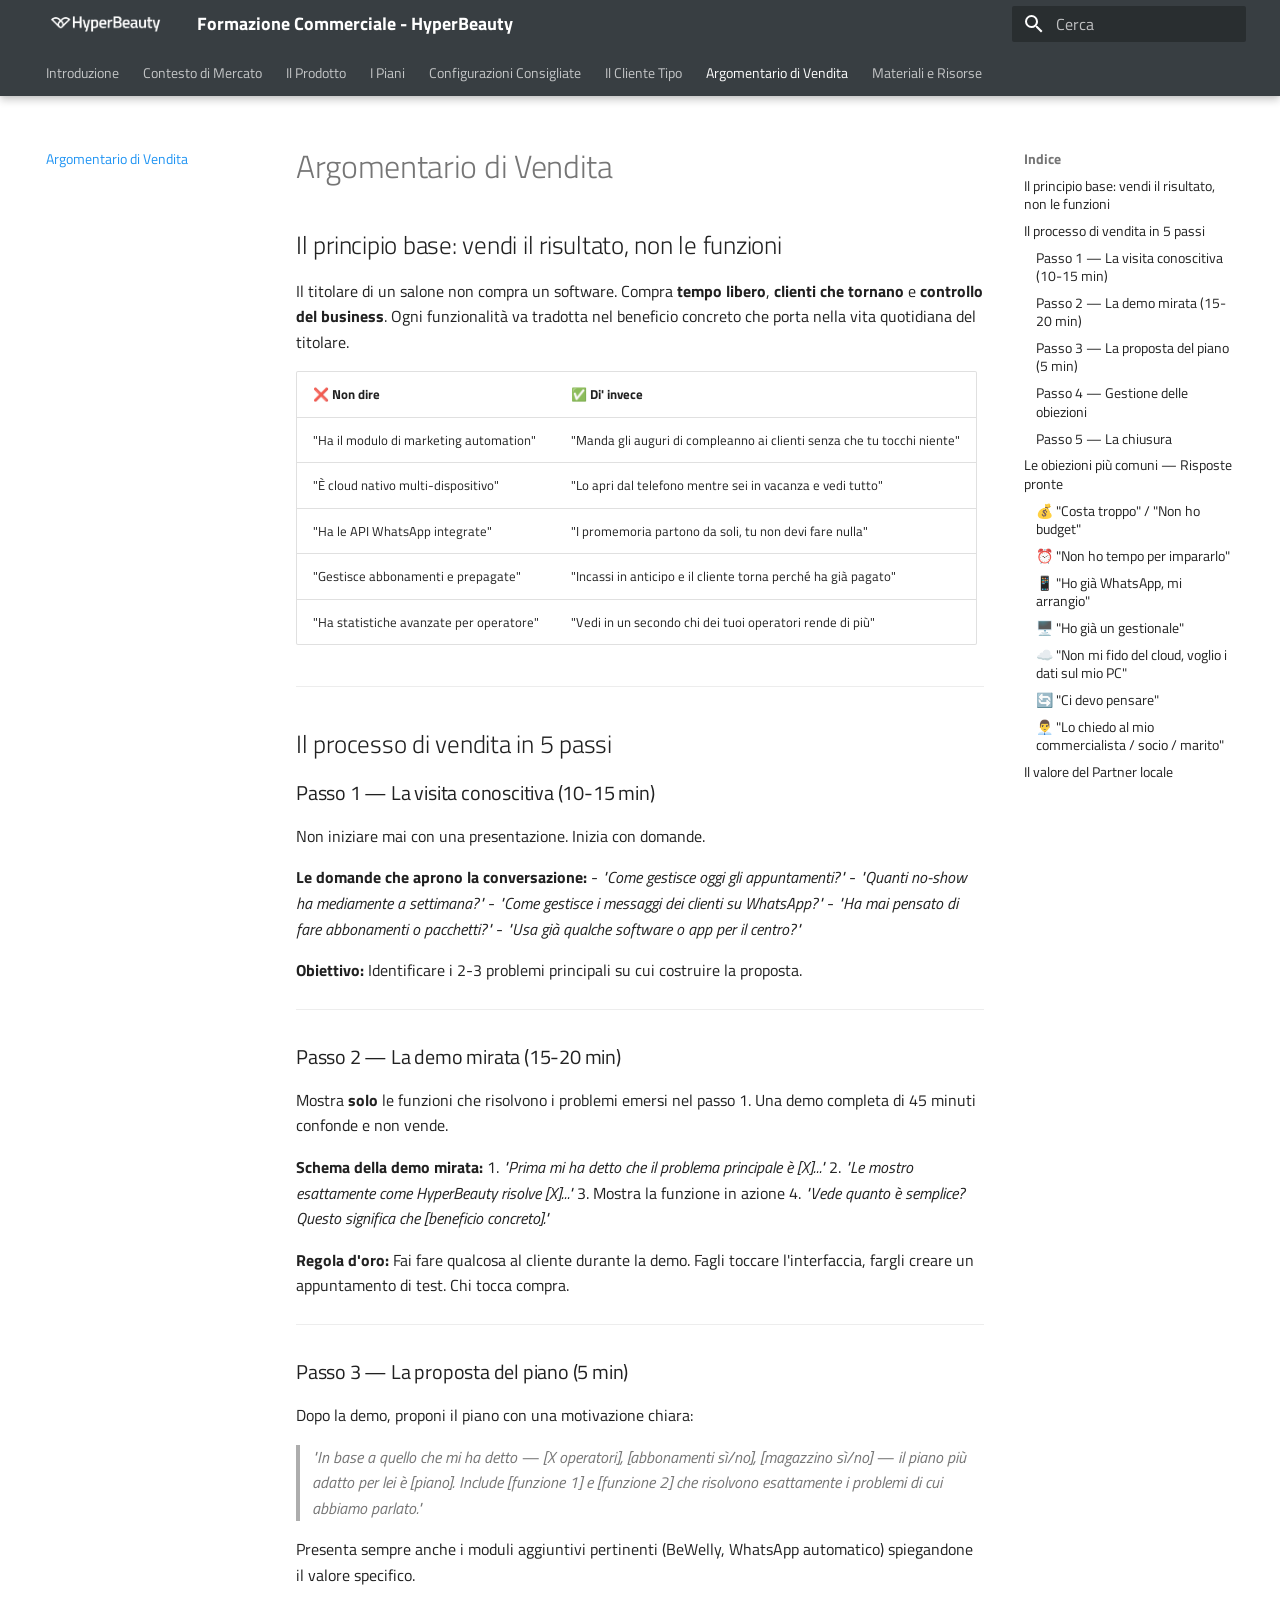
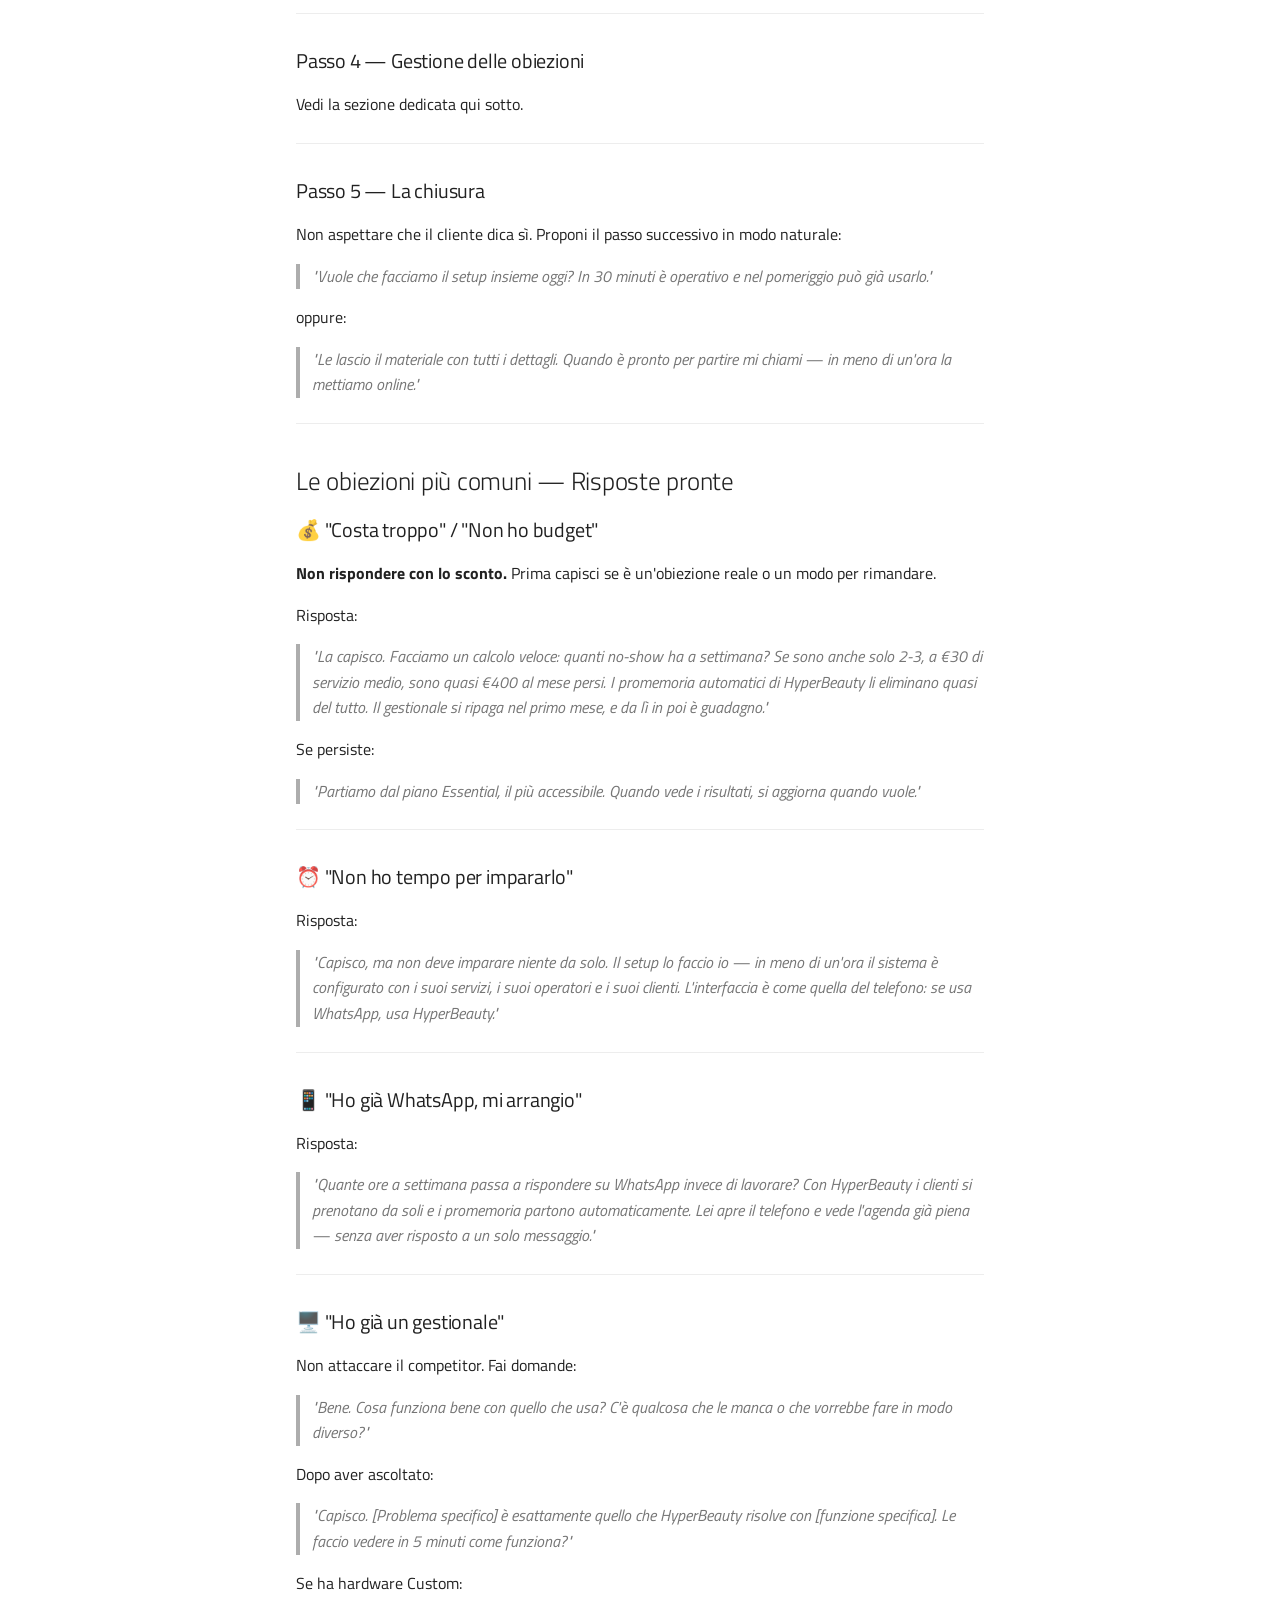
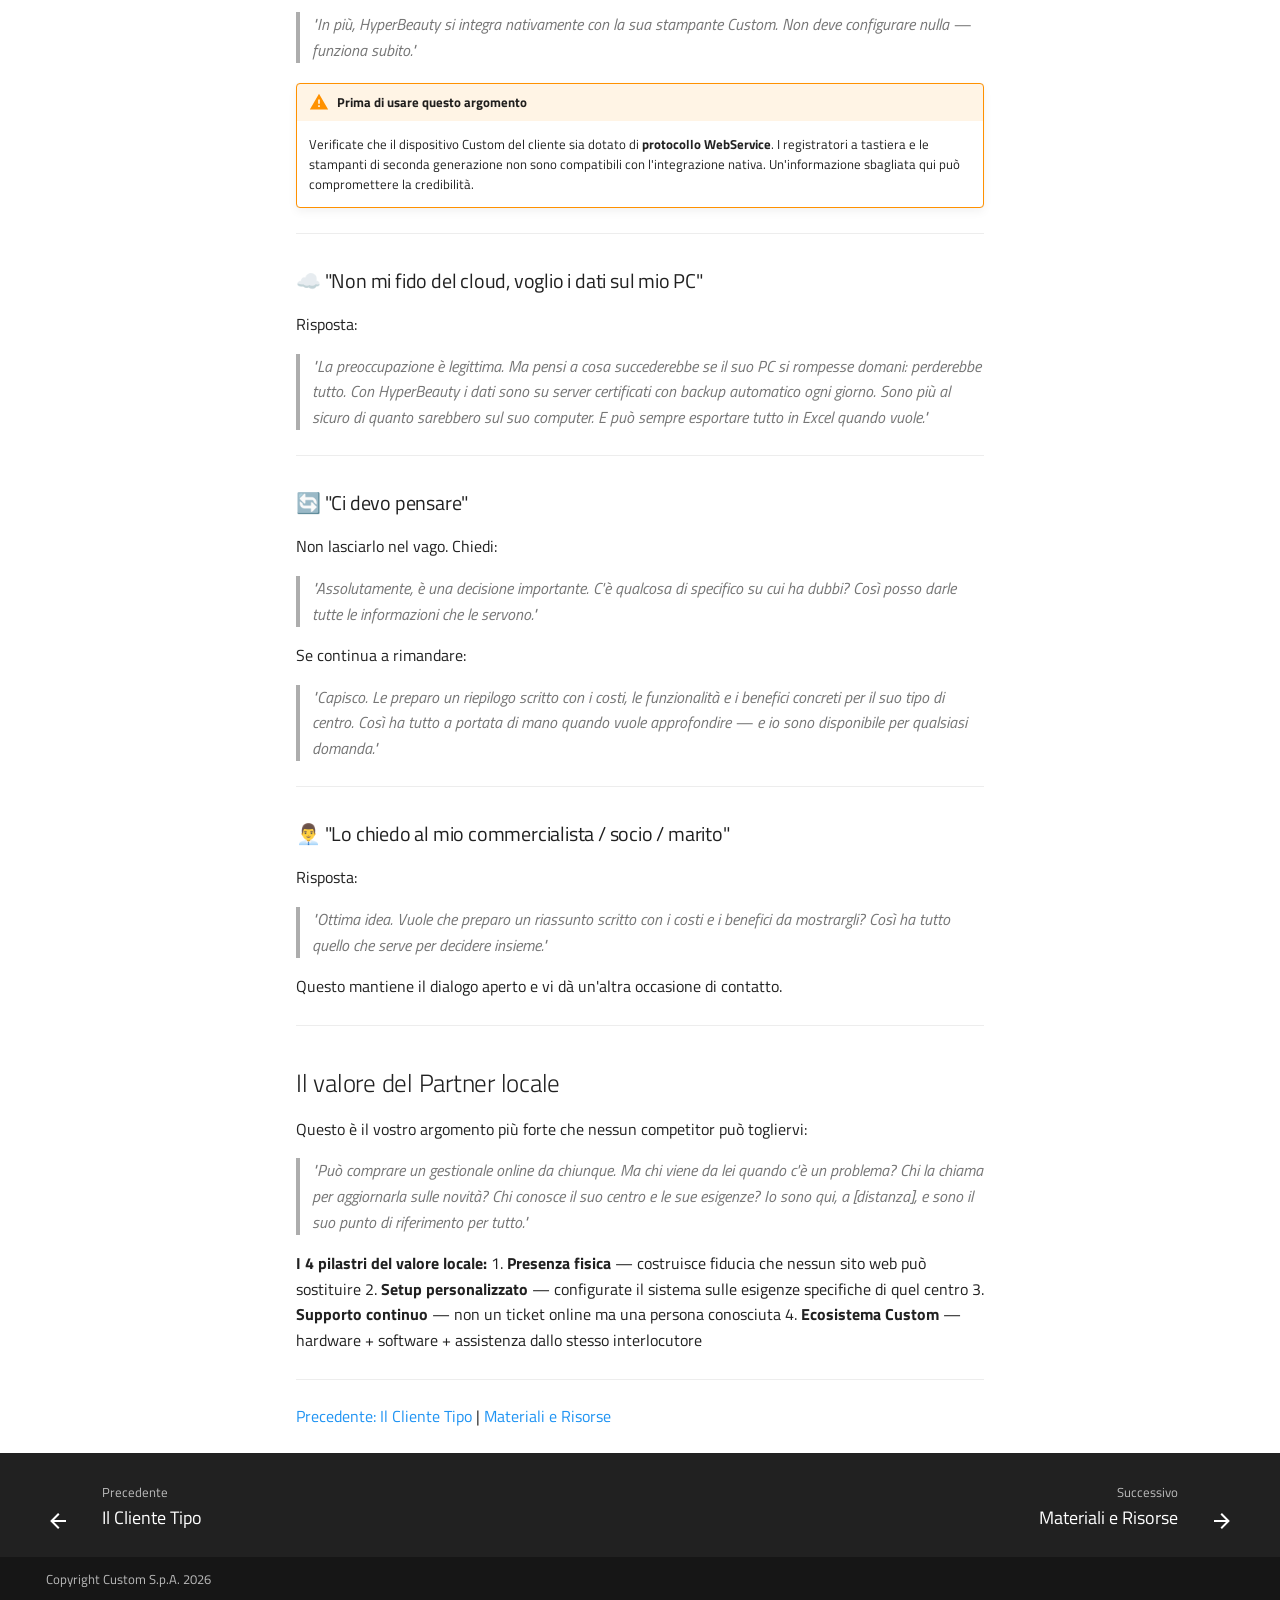
<file: argomentario/index.html>
<!doctype html>
<html lang="it" class="no-js">
  <head>
    
      <meta charset="utf-8">
      <meta name="viewport" content="width=device-width,initial-scale=1">
      
        <meta name="description" content="Corso commerciale per concessionari e installatori HyperBeauty — Custom S.p.A.">
      
      
        <meta name="author" content="Ivan Robuschi">
      
      
        <link rel="canonical" href="https://ivanrobuschi-custom.github.io/hyperbeauty-corso-commerciale/argomentario/">
      
      
        <link rel="prev" href="../cliente/">
      
      
        <link rel="next" href="../risorse/">
      
      
        
      
      
      <link rel="icon" href="../assets/icons/favicon.png">
      <meta name="generator" content="mkdocs-1.6.1, mkdocs-material-9.7.7">
    
    
      
        <title>Argomentario di Vendita - Formazione Commerciale - HyperBeauty</title>
      
    
    
      <link rel="stylesheet" href="../assets/stylesheets/main.ec1eaa64.min.css">
      
        
        <link rel="stylesheet" href="../assets/stylesheets/palette.ab4e12ef.min.css">
      
      


    
    
      
    
    
      
        
        
        <link rel="preconnect" href="https://fonts.gstatic.com" crossorigin>
        <link rel="stylesheet" href="https://fonts.googleapis.com/css?family=Roboto:300,300i,400,400i,700,700i%7CRoboto+Mono:400,400i,700,700i&display=fallback">
        <style>:root{--md-text-font:"Roboto";--md-code-font:"Roboto Mono"}</style>
      
    
    
      <link rel="stylesheet" href="../stylesheets/extra.css">
    
    <script>__md_scope=new URL("..",location),__md_hash=e=>[...e].reduce(((e,_)=>(e<<5)-e+_.charCodeAt(0)),0),__md_get=(e,_=localStorage,t=__md_scope)=>JSON.parse(_.getItem(t.pathname+"."+e)),__md_set=(e,_,t=localStorage,a=__md_scope)=>{try{t.setItem(a.pathname+"."+e,JSON.stringify(_))}catch(e){}}</script>
    
      

    
    
  </head>
  
  
    
    
    
    
    
    <body dir="ltr" data-md-color-scheme="default" data-md-color-primary="blue" data-md-color-accent="blue">
  
    
    <input class="md-toggle" data-md-toggle="drawer" type="checkbox" id="__drawer" autocomplete="off">
    <input class="md-toggle" data-md-toggle="search" type="checkbox" id="__search" autocomplete="off">
    <label class="md-overlay" for="__drawer"></label>
    <div data-md-component="skip">
      
        
        <a href="#argomentario-di-vendita" class="md-skip">
          Vai al contenuto
        </a>
      
    </div>
    <div data-md-component="announce">
      
    </div>
    
    
      

  

<header class="md-header md-header--shadow md-header--lifted" data-md-component="header">
  <nav class="md-header__inner md-grid" aria-label="Intestazione">
    <a href=".." title="Formazione Commerciale - HyperBeauty" class="md-header__button md-logo" aria-label="Formazione Commerciale - HyperBeauty" data-md-component="logo">
      
  <img src="../assets/icons/logo.png" alt="logo">

    </a>
    <label class="md-header__button md-icon" for="__drawer">
      
      <svg xmlns="http://www.w3.org/2000/svg" viewBox="0 0 24 24"><path d="M3 6h18v2H3zm0 5h18v2H3zm0 5h18v2H3z"/></svg>
    </label>
    <div class="md-header__title" data-md-component="header-title">
      <div class="md-header__ellipsis">
        <div class="md-header__topic">
          <span class="md-ellipsis">
            Formazione Commerciale - HyperBeauty
          </span>
        </div>
        <div class="md-header__topic" data-md-component="header-topic">
          <span class="md-ellipsis">
            
              Argomentario di Vendita
            
          </span>
        </div>
      </div>
    </div>
    
      
    
    
    
    
      
      
        <label class="md-header__button md-icon" for="__search">
          
          <svg xmlns="http://www.w3.org/2000/svg" viewBox="0 0 24 24"><path d="M9.5 3A6.5 6.5 0 0 1 16 9.5c0 1.61-.59 3.09-1.56 4.23l.27.27h.79l5 5-1.5 1.5-5-5v-.79l-.27-.27A6.52 6.52 0 0 1 9.5 16 6.5 6.5 0 0 1 3 9.5 6.5 6.5 0 0 1 9.5 3m0 2C7 5 5 7 5 9.5S7 14 9.5 14 14 12 14 9.5 12 5 9.5 5"/></svg>
        </label>
        <div class="md-search" data-md-component="search" role="dialog">
  <label class="md-search__overlay" for="__search"></label>
  <div class="md-search__inner" role="search">
    <form class="md-search__form" name="search">
      <input type="text" class="md-search__input" name="query" aria-label="Cerca" placeholder="Cerca" autocapitalize="off" autocorrect="off" autocomplete="off" spellcheck="false" data-md-component="search-query" required>
      <label class="md-search__icon md-icon" for="__search">
        
        <svg xmlns="http://www.w3.org/2000/svg" viewBox="0 0 24 24"><path d="M9.5 3A6.5 6.5 0 0 1 16 9.5c0 1.61-.59 3.09-1.56 4.23l.27.27h.79l5 5-1.5 1.5-5-5v-.79l-.27-.27A6.52 6.52 0 0 1 9.5 16 6.5 6.5 0 0 1 3 9.5 6.5 6.5 0 0 1 9.5 3m0 2C7 5 5 7 5 9.5S7 14 9.5 14 14 12 14 9.5 12 5 9.5 5"/></svg>
        
        <svg xmlns="http://www.w3.org/2000/svg" viewBox="0 0 24 24"><path d="M20 11v2H8l5.5 5.5-1.42 1.42L4.16 12l7.92-7.92L13.5 5.5 8 11z"/></svg>
      </label>
      <nav class="md-search__options" aria-label="Cerca">
        
          <a href="javascript:void(0)" class="md-search__icon md-icon" title="Condividi" aria-label="Condividi" data-clipboard data-clipboard-text="" data-md-component="search-share" tabindex="-1">
            
            <svg xmlns="http://www.w3.org/2000/svg" viewBox="0 0 24 24"><path d="M18 16.08c-.76 0-1.44.3-1.96.77L8.91 12.7c.05-.23.09-.46.09-.7s-.04-.47-.09-.7l7.05-4.11c.54.5 1.25.81 2.04.81a3 3 0 0 0 3-3 3 3 0 0 0-3-3 3 3 0 0 0-3 3c0 .24.04.47.09.7L8.04 9.81C7.5 9.31 6.79 9 6 9a3 3 0 0 0-3 3 3 3 0 0 0 3 3c.79 0 1.5-.31 2.04-.81l7.12 4.15c-.05.21-.08.43-.08.66 0 1.61 1.31 2.91 2.92 2.91s2.92-1.3 2.92-2.91A2.92 2.92 0 0 0 18 16.08"/></svg>
          </a>
        
        <button type="reset" class="md-search__icon md-icon" title="Cancella" aria-label="Cancella" tabindex="-1">
          
          <svg xmlns="http://www.w3.org/2000/svg" viewBox="0 0 24 24"><path d="M19 6.41 17.59 5 12 10.59 6.41 5 5 6.41 10.59 12 5 17.59 6.41 19 12 13.41 17.59 19 19 17.59 13.41 12z"/></svg>
        </button>
      </nav>
      
        <div class="md-search__suggest" data-md-component="search-suggest"></div>
      
    </form>
    <div class="md-search__output">
      <div class="md-search__scrollwrap" tabindex="0" data-md-scrollfix>
        <div class="md-search-result" data-md-component="search-result">
          <div class="md-search-result__meta">
            Inizializza la ricerca
          </div>
          <ol class="md-search-result__list" role="presentation"></ol>
        </div>
      </div>
    </div>
  </div>
</div>
      
    
    
  </nav>
  
    
      
<nav class="md-tabs" aria-label="Tabs" data-md-component="tabs">
  <div class="md-grid">
    <ul class="md-tabs__list">
      
        
  
  
  
  
    <li class="md-tabs__item">
      <a href=".." class="md-tabs__link">
        
  
  
    
  
  Introduzione

      </a>
    </li>
  

      
        
  
  
  
  
    <li class="md-tabs__item">
      <a href="../mercato/" class="md-tabs__link">
        
  
  
    
  
  Contesto di Mercato

      </a>
    </li>
  

      
        
  
  
  
  
    <li class="md-tabs__item">
      <a href="../prodotto/" class="md-tabs__link">
        
  
  
    
  
  Il Prodotto

      </a>
    </li>
  

      
        
  
  
  
  
    <li class="md-tabs__item">
      <a href="../piani/" class="md-tabs__link">
        
  
  
    
  
  I Piani

      </a>
    </li>
  

      
        
  
  
  
  
    <li class="md-tabs__item">
      <a href="../configurazioni-consigliate/" class="md-tabs__link">
        
  
  
    
  
  Configurazioni Consigliate

      </a>
    </li>
  

      
        
  
  
  
  
    <li class="md-tabs__item">
      <a href="../cliente/" class="md-tabs__link">
        
  
  
    
  
  Il Cliente Tipo

      </a>
    </li>
  

      
        
  
  
  
    
  
  
    <li class="md-tabs__item md-tabs__item--active">
      <a href="./" class="md-tabs__link">
        
  
  
    
  
  Argomentario di Vendita

      </a>
    </li>
  

      
        
  
  
  
  
    <li class="md-tabs__item">
      <a href="../risorse/" class="md-tabs__link">
        
  
  
    
  
  Materiali e Risorse

      </a>
    </li>
  

      
    </ul>
  </div>
</nav>
    
  
</header>
    
    <div class="md-container" data-md-component="container">
      
      
        
      
      <main class="md-main" data-md-component="main">
        <div class="md-main__inner md-grid">
          
            
              
              <div class="md-sidebar md-sidebar--primary" data-md-component="sidebar" data-md-type="navigation" >
                <div class="md-sidebar__scrollwrap">
                  <div class="md-sidebar__inner">
                    


  


<nav class="md-nav md-nav--primary md-nav--lifted" aria-label="Navigazione" data-md-level="0">
  <label class="md-nav__title" for="__drawer">
    <a href=".." title="Formazione Commerciale - HyperBeauty" class="md-nav__button md-logo" aria-label="Formazione Commerciale - HyperBeauty" data-md-component="logo">
      
  <img src="../assets/icons/logo.png" alt="logo">

    </a>
    Formazione Commerciale - HyperBeauty
  </label>
  
  <ul class="md-nav__list" data-md-scrollfix>
    
      
      
  
  
  
  
    <li class="md-nav__item">
      <a href=".." class="md-nav__link">
        
  
  
  <span class="md-ellipsis">
    
  
    Introduzione
  

    
  </span>
  
  

      </a>
    </li>
  

    
      
      
  
  
  
  
    <li class="md-nav__item">
      <a href="../mercato/" class="md-nav__link">
        
  
  
  <span class="md-ellipsis">
    
  
    Contesto di Mercato
  

    
  </span>
  
  

      </a>
    </li>
  

    
      
      
  
  
  
  
    <li class="md-nav__item">
      <a href="../prodotto/" class="md-nav__link">
        
  
  
  <span class="md-ellipsis">
    
  
    Il Prodotto
  

    
  </span>
  
  

      </a>
    </li>
  

    
      
      
  
  
  
  
    <li class="md-nav__item">
      <a href="../piani/" class="md-nav__link">
        
  
  
  <span class="md-ellipsis">
    
  
    I Piani
  

    
  </span>
  
  

      </a>
    </li>
  

    
      
      
  
  
  
  
    <li class="md-nav__item">
      <a href="../configurazioni-consigliate/" class="md-nav__link">
        
  
  
  <span class="md-ellipsis">
    
  
    Configurazioni Consigliate
  

    
  </span>
  
  

      </a>
    </li>
  

    
      
      
  
  
  
  
    <li class="md-nav__item">
      <a href="../cliente/" class="md-nav__link">
        
  
  
  <span class="md-ellipsis">
    
  
    Il Cliente Tipo
  

    
  </span>
  
  

      </a>
    </li>
  

    
      
      
  
  
    
  
  
  
    <li class="md-nav__item md-nav__item--active">
      
      <input class="md-nav__toggle md-toggle" type="checkbox" id="__toc">
      
      
        
      
      
        <label class="md-nav__link md-nav__link--active" for="__toc">
          
  
  
  <span class="md-ellipsis">
    
  
    Argomentario di Vendita
  

    
  </span>
  
  

          <span class="md-nav__icon md-icon"></span>
        </label>
      
      <a href="./" class="md-nav__link md-nav__link--active">
        
  
  
  <span class="md-ellipsis">
    
  
    Argomentario di Vendita
  

    
  </span>
  
  

      </a>
      
        

<nav class="md-nav md-nav--secondary" aria-label="Indice">
  
  
  
    
  
  
    <label class="md-nav__title" for="__toc">
      <span class="md-nav__icon md-icon"></span>
      Indice
    </label>
    <ul class="md-nav__list" data-md-component="toc" data-md-scrollfix>
      
        <li class="md-nav__item">
  <a href="#il-principio-base-vendi-il-risultato-non-le-funzioni" class="md-nav__link">
    <span class="md-ellipsis">
      
        Il principio base: vendi il risultato, non le funzioni
      
    </span>
  </a>
  
</li>
      
        <li class="md-nav__item">
  <a href="#il-processo-di-vendita-in-5-passi" class="md-nav__link">
    <span class="md-ellipsis">
      
        Il processo di vendita in 5 passi
      
    </span>
  </a>
  
    <nav class="md-nav" aria-label="Il processo di vendita in 5 passi">
      <ul class="md-nav__list">
        
          <li class="md-nav__item">
  <a href="#passo-1-la-visita-conoscitiva-10-15-min" class="md-nav__link">
    <span class="md-ellipsis">
      
        Passo 1 — La visita conoscitiva (10-15 min)
      
    </span>
  </a>
  
</li>
        
          <li class="md-nav__item">
  <a href="#passo-2-la-demo-mirata-15-20-min" class="md-nav__link">
    <span class="md-ellipsis">
      
        Passo 2 — La demo mirata (15-20 min)
      
    </span>
  </a>
  
</li>
        
          <li class="md-nav__item">
  <a href="#passo-3-la-proposta-del-piano-5-min" class="md-nav__link">
    <span class="md-ellipsis">
      
        Passo 3 — La proposta del piano (5 min)
      
    </span>
  </a>
  
</li>
        
          <li class="md-nav__item">
  <a href="#passo-4-gestione-delle-obiezioni" class="md-nav__link">
    <span class="md-ellipsis">
      
        Passo 4 — Gestione delle obiezioni
      
    </span>
  </a>
  
</li>
        
          <li class="md-nav__item">
  <a href="#passo-5-la-chiusura" class="md-nav__link">
    <span class="md-ellipsis">
      
        Passo 5 — La chiusura
      
    </span>
  </a>
  
</li>
        
      </ul>
    </nav>
  
</li>
      
        <li class="md-nav__item">
  <a href="#le-obiezioni-piu-comuni-risposte-pronte" class="md-nav__link">
    <span class="md-ellipsis">
      
        Le obiezioni più comuni — Risposte pronte
      
    </span>
  </a>
  
    <nav class="md-nav" aria-label="Le obiezioni più comuni — Risposte pronte">
      <ul class="md-nav__list">
        
          <li class="md-nav__item">
  <a href="#costa-troppo-non-ho-budget" class="md-nav__link">
    <span class="md-ellipsis">
      
        💰 "Costa troppo" / "Non ho budget"
      
    </span>
  </a>
  
</li>
        
          <li class="md-nav__item">
  <a href="#non-ho-tempo-per-impararlo" class="md-nav__link">
    <span class="md-ellipsis">
      
        ⏰ "Non ho tempo per impararlo"
      
    </span>
  </a>
  
</li>
        
          <li class="md-nav__item">
  <a href="#ho-gia-whatsapp-mi-arrangio" class="md-nav__link">
    <span class="md-ellipsis">
      
        📱 "Ho già WhatsApp, mi arrangio"
      
    </span>
  </a>
  
</li>
        
          <li class="md-nav__item">
  <a href="#ho-gia-un-gestionale" class="md-nav__link">
    <span class="md-ellipsis">
      
        🖥️ "Ho già un gestionale"
      
    </span>
  </a>
  
</li>
        
          <li class="md-nav__item">
  <a href="#non-mi-fido-del-cloud-voglio-i-dati-sul-mio-pc" class="md-nav__link">
    <span class="md-ellipsis">
      
        ☁️ "Non mi fido del cloud, voglio i dati sul mio PC"
      
    </span>
  </a>
  
</li>
        
          <li class="md-nav__item">
  <a href="#ci-devo-pensare" class="md-nav__link">
    <span class="md-ellipsis">
      
        🔄 "Ci devo pensare"
      
    </span>
  </a>
  
</li>
        
          <li class="md-nav__item">
  <a href="#lo-chiedo-al-mio-commercialista-socio-marito" class="md-nav__link">
    <span class="md-ellipsis">
      
        👨‍💼 "Lo chiedo al mio commercialista / socio / marito"
      
    </span>
  </a>
  
</li>
        
      </ul>
    </nav>
  
</li>
      
        <li class="md-nav__item">
  <a href="#il-valore-del-partner-locale" class="md-nav__link">
    <span class="md-ellipsis">
      
        Il valore del Partner locale
      
    </span>
  </a>
  
</li>
      
    </ul>
  
</nav>
      
    </li>
  

    
      
      
  
  
  
  
    <li class="md-nav__item">
      <a href="../risorse/" class="md-nav__link">
        
  
  
  <span class="md-ellipsis">
    
  
    Materiali e Risorse
  

    
  </span>
  
  

      </a>
    </li>
  

    
  </ul>
</nav>
                  </div>
                </div>
              </div>
            
            
              
              <div class="md-sidebar md-sidebar--secondary" data-md-component="sidebar" data-md-type="toc" >
                <div class="md-sidebar__scrollwrap">
                  <div class="md-sidebar__inner">
                    

<nav class="md-nav md-nav--secondary" aria-label="Indice">
  
  
  
    
  
  
    <label class="md-nav__title" for="__toc">
      <span class="md-nav__icon md-icon"></span>
      Indice
    </label>
    <ul class="md-nav__list" data-md-component="toc" data-md-scrollfix>
      
        <li class="md-nav__item">
  <a href="#il-principio-base-vendi-il-risultato-non-le-funzioni" class="md-nav__link">
    <span class="md-ellipsis">
      
        Il principio base: vendi il risultato, non le funzioni
      
    </span>
  </a>
  
</li>
      
        <li class="md-nav__item">
  <a href="#il-processo-di-vendita-in-5-passi" class="md-nav__link">
    <span class="md-ellipsis">
      
        Il processo di vendita in 5 passi
      
    </span>
  </a>
  
    <nav class="md-nav" aria-label="Il processo di vendita in 5 passi">
      <ul class="md-nav__list">
        
          <li class="md-nav__item">
  <a href="#passo-1-la-visita-conoscitiva-10-15-min" class="md-nav__link">
    <span class="md-ellipsis">
      
        Passo 1 — La visita conoscitiva (10-15 min)
      
    </span>
  </a>
  
</li>
        
          <li class="md-nav__item">
  <a href="#passo-2-la-demo-mirata-15-20-min" class="md-nav__link">
    <span class="md-ellipsis">
      
        Passo 2 — La demo mirata (15-20 min)
      
    </span>
  </a>
  
</li>
        
          <li class="md-nav__item">
  <a href="#passo-3-la-proposta-del-piano-5-min" class="md-nav__link">
    <span class="md-ellipsis">
      
        Passo 3 — La proposta del piano (5 min)
      
    </span>
  </a>
  
</li>
        
          <li class="md-nav__item">
  <a href="#passo-4-gestione-delle-obiezioni" class="md-nav__link">
    <span class="md-ellipsis">
      
        Passo 4 — Gestione delle obiezioni
      
    </span>
  </a>
  
</li>
        
          <li class="md-nav__item">
  <a href="#passo-5-la-chiusura" class="md-nav__link">
    <span class="md-ellipsis">
      
        Passo 5 — La chiusura
      
    </span>
  </a>
  
</li>
        
      </ul>
    </nav>
  
</li>
      
        <li class="md-nav__item">
  <a href="#le-obiezioni-piu-comuni-risposte-pronte" class="md-nav__link">
    <span class="md-ellipsis">
      
        Le obiezioni più comuni — Risposte pronte
      
    </span>
  </a>
  
    <nav class="md-nav" aria-label="Le obiezioni più comuni — Risposte pronte">
      <ul class="md-nav__list">
        
          <li class="md-nav__item">
  <a href="#costa-troppo-non-ho-budget" class="md-nav__link">
    <span class="md-ellipsis">
      
        💰 "Costa troppo" / "Non ho budget"
      
    </span>
  </a>
  
</li>
        
          <li class="md-nav__item">
  <a href="#non-ho-tempo-per-impararlo" class="md-nav__link">
    <span class="md-ellipsis">
      
        ⏰ "Non ho tempo per impararlo"
      
    </span>
  </a>
  
</li>
        
          <li class="md-nav__item">
  <a href="#ho-gia-whatsapp-mi-arrangio" class="md-nav__link">
    <span class="md-ellipsis">
      
        📱 "Ho già WhatsApp, mi arrangio"
      
    </span>
  </a>
  
</li>
        
          <li class="md-nav__item">
  <a href="#ho-gia-un-gestionale" class="md-nav__link">
    <span class="md-ellipsis">
      
        🖥️ "Ho già un gestionale"
      
    </span>
  </a>
  
</li>
        
          <li class="md-nav__item">
  <a href="#non-mi-fido-del-cloud-voglio-i-dati-sul-mio-pc" class="md-nav__link">
    <span class="md-ellipsis">
      
        ☁️ "Non mi fido del cloud, voglio i dati sul mio PC"
      
    </span>
  </a>
  
</li>
        
          <li class="md-nav__item">
  <a href="#ci-devo-pensare" class="md-nav__link">
    <span class="md-ellipsis">
      
        🔄 "Ci devo pensare"
      
    </span>
  </a>
  
</li>
        
          <li class="md-nav__item">
  <a href="#lo-chiedo-al-mio-commercialista-socio-marito" class="md-nav__link">
    <span class="md-ellipsis">
      
        👨‍💼 "Lo chiedo al mio commercialista / socio / marito"
      
    </span>
  </a>
  
</li>
        
      </ul>
    </nav>
  
</li>
      
        <li class="md-nav__item">
  <a href="#il-valore-del-partner-locale" class="md-nav__link">
    <span class="md-ellipsis">
      
        Il valore del Partner locale
      
    </span>
  </a>
  
</li>
      
    </ul>
  
</nav>
                  </div>
                </div>
              </div>
            
          
          
            <div class="md-content" data-md-component="content">
              
                



  


              
              <article class="md-content__inner md-typeset">
                
                  



<h1 id="argomentario-di-vendita">Argomentario di Vendita</h1>
<h2 id="il-principio-base-vendi-il-risultato-non-le-funzioni">Il principio base: vendi il risultato, non le funzioni</h2>
<p>Il titolare di un salone non compra un software. Compra <strong>tempo libero</strong>, <strong>clienti che tornano</strong> e <strong>controllo del business</strong>. Ogni funzionalità va tradotta nel beneficio concreto che porta nella vita quotidiana del titolare.</p>
<table>
<thead>
<tr>
<th>❌ Non dire</th>
<th>✅ Di' invece</th>
</tr>
</thead>
<tbody>
<tr>
<td>"Ha il modulo di marketing automation"</td>
<td>"Manda gli auguri di compleanno ai clienti senza che tu tocchi niente"</td>
</tr>
<tr>
<td>"È cloud nativo multi-dispositivo"</td>
<td>"Lo apri dal telefono mentre sei in vacanza e vedi tutto"</td>
</tr>
<tr>
<td>"Ha le API WhatsApp integrate"</td>
<td>"I promemoria partono da soli, tu non devi fare nulla"</td>
</tr>
<tr>
<td>"Gestisce abbonamenti e prepagate"</td>
<td>"Incassi in anticipo e il cliente torna perché ha già pagato"</td>
</tr>
<tr>
<td>"Ha statistiche avanzate per operatore"</td>
<td>"Vedi in un secondo chi dei tuoi operatori rende di più"</td>
</tr>
</tbody>
</table>
<hr />
<h2 id="il-processo-di-vendita-in-5-passi">Il processo di vendita in 5 passi</h2>
<h3 id="passo-1-la-visita-conoscitiva-10-15-min">Passo 1 — La visita conoscitiva (10-15 min)</h3>
<p>Non iniziare mai con una presentazione. Inizia con domande.</p>
<p><strong>Le domande che aprono la conversazione:</strong>
- <em>"Come gestisce oggi gli appuntamenti?"</em>
- <em>"Quanti no-show ha mediamente a settimana?"</em>
- <em>"Come gestisce i messaggi dei clienti su WhatsApp?"</em>
- <em>"Ha mai pensato di fare abbonamenti o pacchetti?"</em>
- <em>"Usa già qualche software o app per il centro?"</em></p>
<p><strong>Obiettivo:</strong> Identificare i 2-3 problemi principali su cui costruire la proposta.</p>
<hr />
<h3 id="passo-2-la-demo-mirata-15-20-min">Passo 2 — La demo mirata (15-20 min)</h3>
<p>Mostra <strong>solo</strong> le funzioni che risolvono i problemi emersi nel passo 1. Una demo completa di 45 minuti confonde e non vende.</p>
<p><strong>Schema della demo mirata:</strong>
1. <em>"Prima mi ha detto che il problema principale è [X]..."</em>
2. <em>"Le mostro esattamente come HyperBeauty risolve [X]..."</em>
3. Mostra la funzione in azione
4. <em>"Vede quanto è semplice? Questo significa che [beneficio concreto]."</em></p>
<p><strong>Regola d'oro:</strong> Fai fare qualcosa al cliente durante la demo. Fagli toccare l'interfaccia, fargli creare un appuntamento di test. Chi tocca compra.</p>
<hr />
<h3 id="passo-3-la-proposta-del-piano-5-min">Passo 3 — La proposta del piano (5 min)</h3>
<p>Dopo la demo, proponi il piano con una motivazione chiara:</p>
<blockquote>
<p><em>"In base a quello che mi ha detto — [X operatori], [abbonamenti sì/no], [magazzino sì/no] — il piano più adatto per lei è [piano]. Include [funzione 1] e [funzione 2] che risolvono esattamente i problemi di cui abbiamo parlato."</em></p>
</blockquote>
<p>Presenta sempre anche i moduli aggiuntivi pertinenti (BeWelly, WhatsApp automatico) spiegandone il valore specifico.</p>
<hr />
<h3 id="passo-4-gestione-delle-obiezioni">Passo 4 — Gestione delle obiezioni</h3>
<p>Vedi la sezione dedicata qui sotto.</p>
<hr />
<h3 id="passo-5-la-chiusura">Passo 5 — La chiusura</h3>
<p>Non aspettare che il cliente dica sì. Proponi il passo successivo in modo naturale:</p>
<blockquote>
<p><em>"Vuole che facciamo il setup insieme oggi? In 30 minuti è operativo e nel pomeriggio può già usarlo."</em></p>
</blockquote>
<p>oppure:</p>
<blockquote>
<p><em>"Le lascio il materiale con tutti i dettagli. Quando è pronto per partire mi chiami — in meno di un'ora la mettiamo online."</em></p>
</blockquote>
<hr />
<h2 id="le-obiezioni-piu-comuni-risposte-pronte">Le obiezioni più comuni — Risposte pronte</h2>
<h3 id="costa-troppo-non-ho-budget">💰 "Costa troppo" / "Non ho budget"</h3>
<p><strong>Non rispondere con lo sconto.</strong> Prima capisci se è un'obiezione reale o un modo per rimandare.</p>
<p>Risposta:</p>
<blockquote>
<p><em>"La capisco. Facciamo un calcolo veloce: quanti no-show ha a settimana? Se sono anche solo 2-3, a €30 di servizio medio, sono quasi €400 al mese persi. I promemoria automatici di HyperBeauty li eliminano quasi del tutto. Il gestionale si ripaga nel primo mese, e da lì in poi è guadagno."</em></p>
</blockquote>
<p>Se persiste:</p>
<blockquote>
<p><em>"Partiamo dal piano Essential, il più accessibile. Quando vede i risultati, si aggiorna quando vuole."</em></p>
</blockquote>
<hr />
<h3 id="non-ho-tempo-per-impararlo">⏰ "Non ho tempo per impararlo"</h3>
<p>Risposta:</p>
<blockquote>
<p><em>"Capisco, ma non deve imparare niente da solo. Il setup lo faccio io — in meno di un'ora il sistema è configurato con i suoi servizi, i suoi operatori e i suoi clienti. L'interfaccia è come quella del telefono: se usa WhatsApp, usa HyperBeauty."</em></p>
</blockquote>
<hr />
<h3 id="ho-gia-whatsapp-mi-arrangio">📱 "Ho già WhatsApp, mi arrangio"</h3>
<p>Risposta:</p>
<blockquote>
<p><em>"Quante ore a settimana passa a rispondere su WhatsApp invece di lavorare? Con HyperBeauty i clienti si prenotano da soli e i promemoria partono automaticamente. Lei apre il telefono e vede l'agenda già piena — senza aver risposto a un solo messaggio."</em></p>
</blockquote>
<hr />
<h3 id="ho-gia-un-gestionale">🖥️ "Ho già un gestionale"</h3>
<p>Non attaccare il competitor. Fai domande:</p>
<blockquote>
<p><em>"Bene. Cosa funziona bene con quello che usa? C'è qualcosa che le manca o che vorrebbe fare in modo diverso?"</em></p>
</blockquote>
<p>Dopo aver ascoltato:</p>
<blockquote>
<p><em>"Capisco. [Problema specifico] è esattamente quello che HyperBeauty risolve con [funzione specifica]. Le faccio vedere in 5 minuti come funziona?"</em></p>
</blockquote>
<p>Se ha hardware Custom:</p>
<blockquote>
<p><em>"In più, HyperBeauty si integra nativamente con la sua stampante Custom. Non deve configurare nulla — funziona subito."</em></p>
</blockquote>
<div class="admonition warning">
<p class="admonition-title">Prima di usare questo argomento</p>
<p>Verificate che il dispositivo Custom del cliente sia dotato di <strong>protocollo WebService</strong>. I registratori a tastiera e le stampanti di seconda generazione non sono compatibili con l'integrazione nativa. Un'informazione sbagliata qui può compromettere la credibilità.</p>
</div>
<hr />
<h3 id="non-mi-fido-del-cloud-voglio-i-dati-sul-mio-pc">☁️ "Non mi fido del cloud, voglio i dati sul mio PC"</h3>
<p>Risposta:</p>
<blockquote>
<p><em>"La preoccupazione è legittima. Ma pensi a cosa succederebbe se il suo PC si rompesse domani: perderebbe tutto. Con HyperBeauty i dati sono su server certificati con backup automatico ogni giorno. Sono più al sicuro di quanto sarebbero sul suo computer. E può sempre esportare tutto in Excel quando vuole."</em></p>
</blockquote>
<hr />
<h3 id="ci-devo-pensare">🔄 "Ci devo pensare"</h3>
<p>Non lasciarlo nel vago. Chiedi:</p>
<blockquote>
<p><em>"Assolutamente, è una decisione importante. C'è qualcosa di specifico su cui ha dubbi? Così posso darle tutte le informazioni che le servono."</em></p>
</blockquote>
<p>Se continua a rimandare:</p>
<blockquote>
<p><em>"Capisco. Le preparo un riepilogo scritto con i costi, le funzionalità e i benefici concreti per il suo tipo di centro. Così ha tutto a portata di mano quando vuole approfondire — e io sono disponibile per qualsiasi domanda."</em></p>
</blockquote>
<hr />
<h3 id="lo-chiedo-al-mio-commercialista-socio-marito">👨‍💼 "Lo chiedo al mio commercialista / socio / marito"</h3>
<p>Risposta:</p>
<blockquote>
<p><em>"Ottima idea. Vuole che preparo un riassunto scritto con i costi e i benefici da mostrargli? Così ha tutto quello che serve per decidere insieme."</em></p>
</blockquote>
<p>Questo mantiene il dialogo aperto e vi dà un'altra occasione di contatto.</p>
<hr />
<h2 id="il-valore-del-partner-locale">Il valore del Partner locale</h2>
<p>Questo è il vostro argomento più forte che nessun competitor può togliervi:</p>
<blockquote>
<p><em>"Può comprare un gestionale online da chiunque. Ma chi viene da lei quando c'è un problema? Chi la chiama per aggiornarla sulle novità? Chi conosce il suo centro e le sue esigenze? Io sono qui, a [distanza], e sono il suo punto di riferimento per tutto."</em></p>
</blockquote>
<p><strong>I 4 pilastri del valore locale:</strong>
1. <strong>Presenza fisica</strong> — costruisce fiducia che nessun sito web può sostituire
2. <strong>Setup personalizzato</strong> — configurate il sistema sulle esigenze specifiche di quel centro
3. <strong>Supporto continuo</strong> — non un ticket online ma una persona conosciuta
4. <strong>Ecosistema Custom</strong> — hardware + software + assistenza dallo stesso interlocutore</p>
<hr />
<p><a href="../cliente/">Precedente: Il Cliente Tipo</a> | <a href="../risorse/">Materiali e Risorse</a></p>












                
              </article>
            </div>
          
          
<script>var target=document.getElementById(location.hash.slice(1));target&&target.name&&(target.checked=target.name.startsWith("__tabbed_"))</script>
        </div>
        
          <button type="button" class="md-top md-icon" data-md-component="top" hidden>
  
  <svg xmlns="http://www.w3.org/2000/svg" viewBox="0 0 24 24"><path d="M13 20h-2V8l-5.5 5.5-1.42-1.42L12 4.16l7.92 7.92-1.42 1.42L13 8z"/></svg>
  Torna su
</button>
        
      </main>
      
        <footer class="md-footer">
  
    
      
      <nav class="md-footer__inner md-grid" aria-label="Piede" >
        
          
          <a href="../cliente/" class="md-footer__link md-footer__link--prev" aria-label="Precedente: Il Cliente Tipo">
            <div class="md-footer__button md-icon">
              
              <svg xmlns="http://www.w3.org/2000/svg" viewBox="0 0 24 24"><path d="M20 11v2H8l5.5 5.5-1.42 1.42L4.16 12l7.92-7.92L13.5 5.5 8 11z"/></svg>
            </div>
            <div class="md-footer__title">
              <span class="md-footer__direction">
                Precedente
              </span>
              <div class="md-ellipsis">
                Il Cliente Tipo
              </div>
            </div>
          </a>
        
        
          
          <a href="../risorse/" class="md-footer__link md-footer__link--next" aria-label="Successivo: Materiali e Risorse">
            <div class="md-footer__title">
              <span class="md-footer__direction">
                Successivo
              </span>
              <div class="md-ellipsis">
                Materiali e Risorse
              </div>
            </div>
            <div class="md-footer__button md-icon">
              
              <svg xmlns="http://www.w3.org/2000/svg" viewBox="0 0 24 24"><path d="M4 11v2h12l-5.5 5.5 1.42 1.42L19.84 12l-7.92-7.92L10.5 5.5 16 11z"/></svg>
            </div>
          </a>
        
      </nav>
    
  
  <div class="md-footer-meta md-typeset">
    <div class="md-footer-meta__inner md-grid">
      <div class="md-copyright">
  
    <div class="md-copyright__highlight">
      Copyright Custom S.p.A. 2026
    </div>
  
  
</div>
      
    </div>
  </div>
</footer>
      
    </div>
    <div class="md-dialog" data-md-component="dialog">
      <div class="md-dialog__inner md-typeset"></div>
    </div>
    
      <div class="md-progress" data-md-component="progress" role="progressbar"></div>
    
    
    
      
      
      <script id="__config" type="application/json">{"annotate": null, "base": "..", "features": ["navigation.instant", "navigation.instant.prefetch", "navigation.instant.progress", "navigation.tracking", "navigation.tabs", "navigation.tabs.sticky", "navigation.path", "navigation.sections", "navigation.prune", "navigation.indexes", "navigation.top", "navigation.footer", "search.suggest", "search.highlight", "search.share"], "search": "../assets/javascripts/workers/search.2c215733.min.js", "tags": null, "translations": {"clipboard.copied": "Copiato", "clipboard.copy": "Copia", "search.result.more.one": "1 altro in questa pagina", "search.result.more.other": "# altri in questa pagina", "search.result.none": "Nessun documento trovato", "search.result.one": "1 documento trovato", "search.result.other": "# documenti trovati", "search.result.placeholder": "Scrivi per iniziare a cercare", "search.result.term.missing": "Non presente", "select.version": "Seleziona la versione"}, "version": null}</script>
    
    
      <script src="../assets/javascripts/bundle.d7400e89.min.js"></script>
      
    
  </body>
</html>
</file>
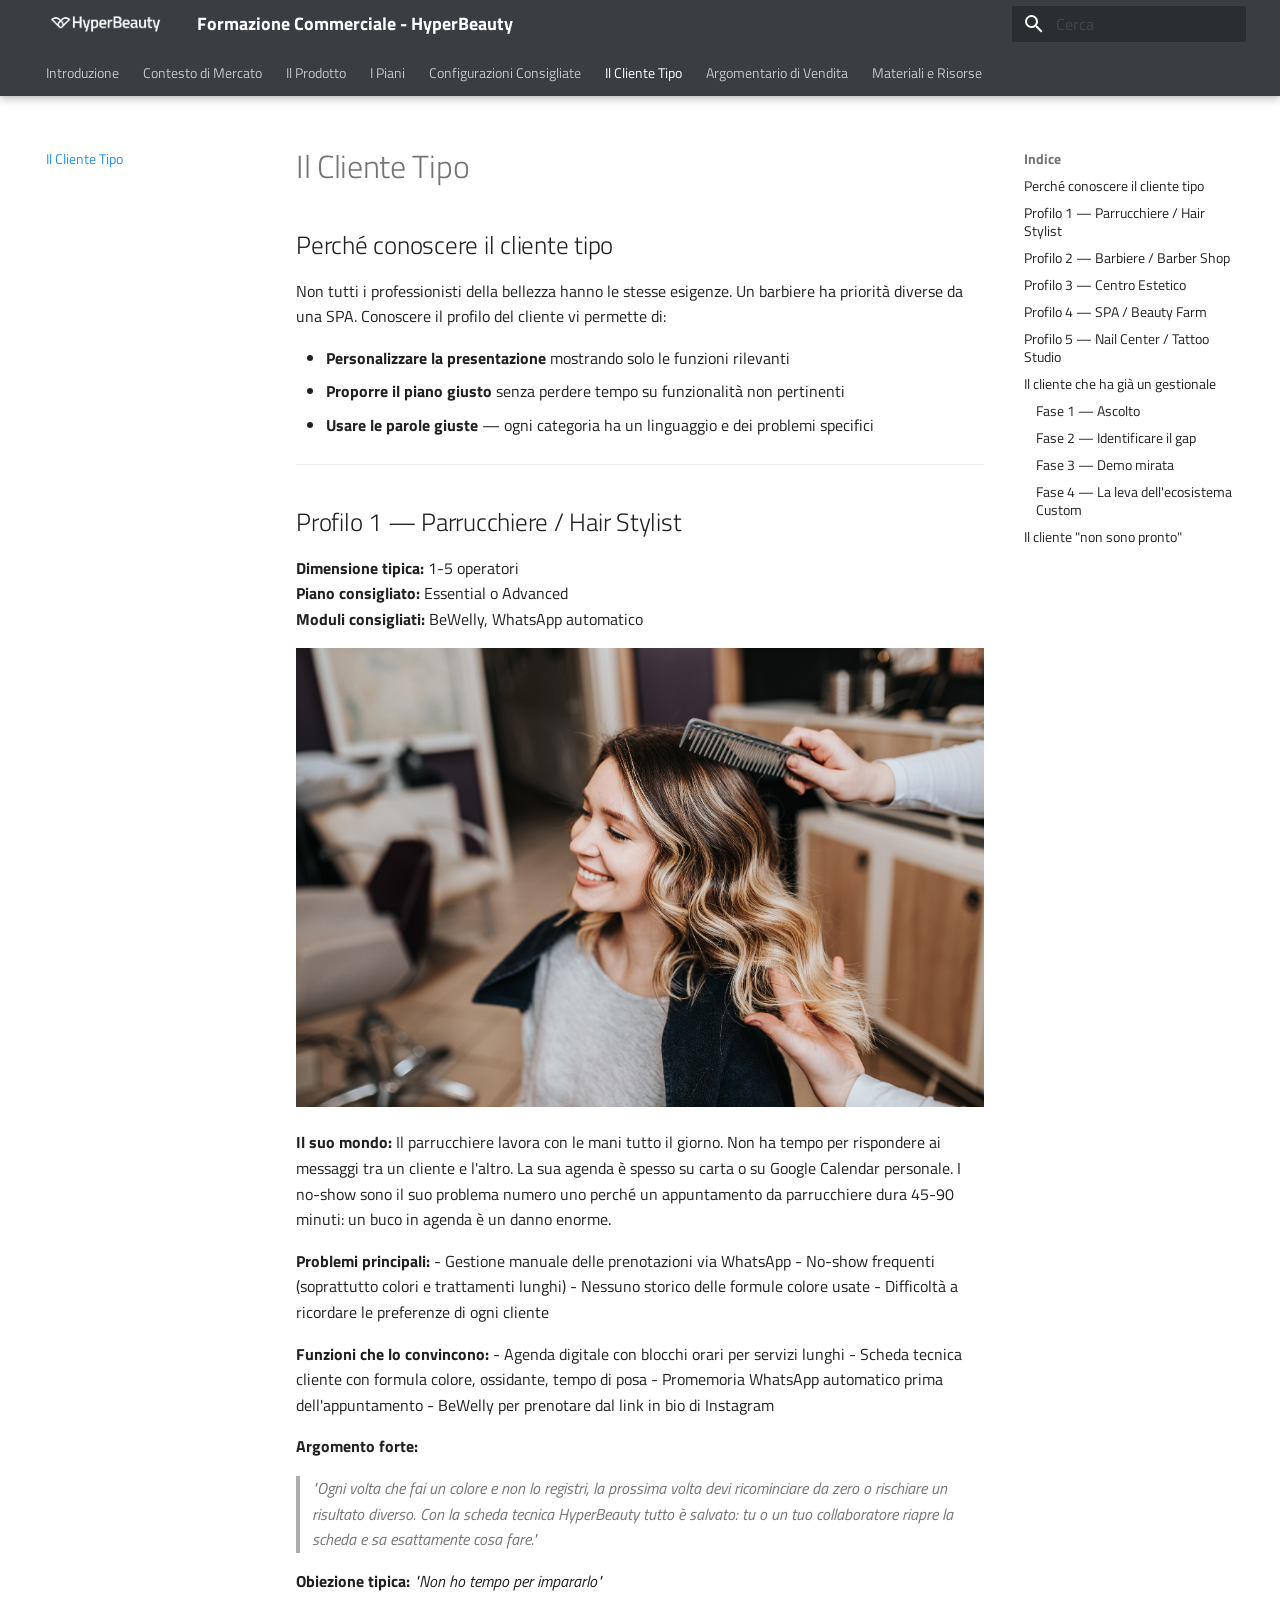
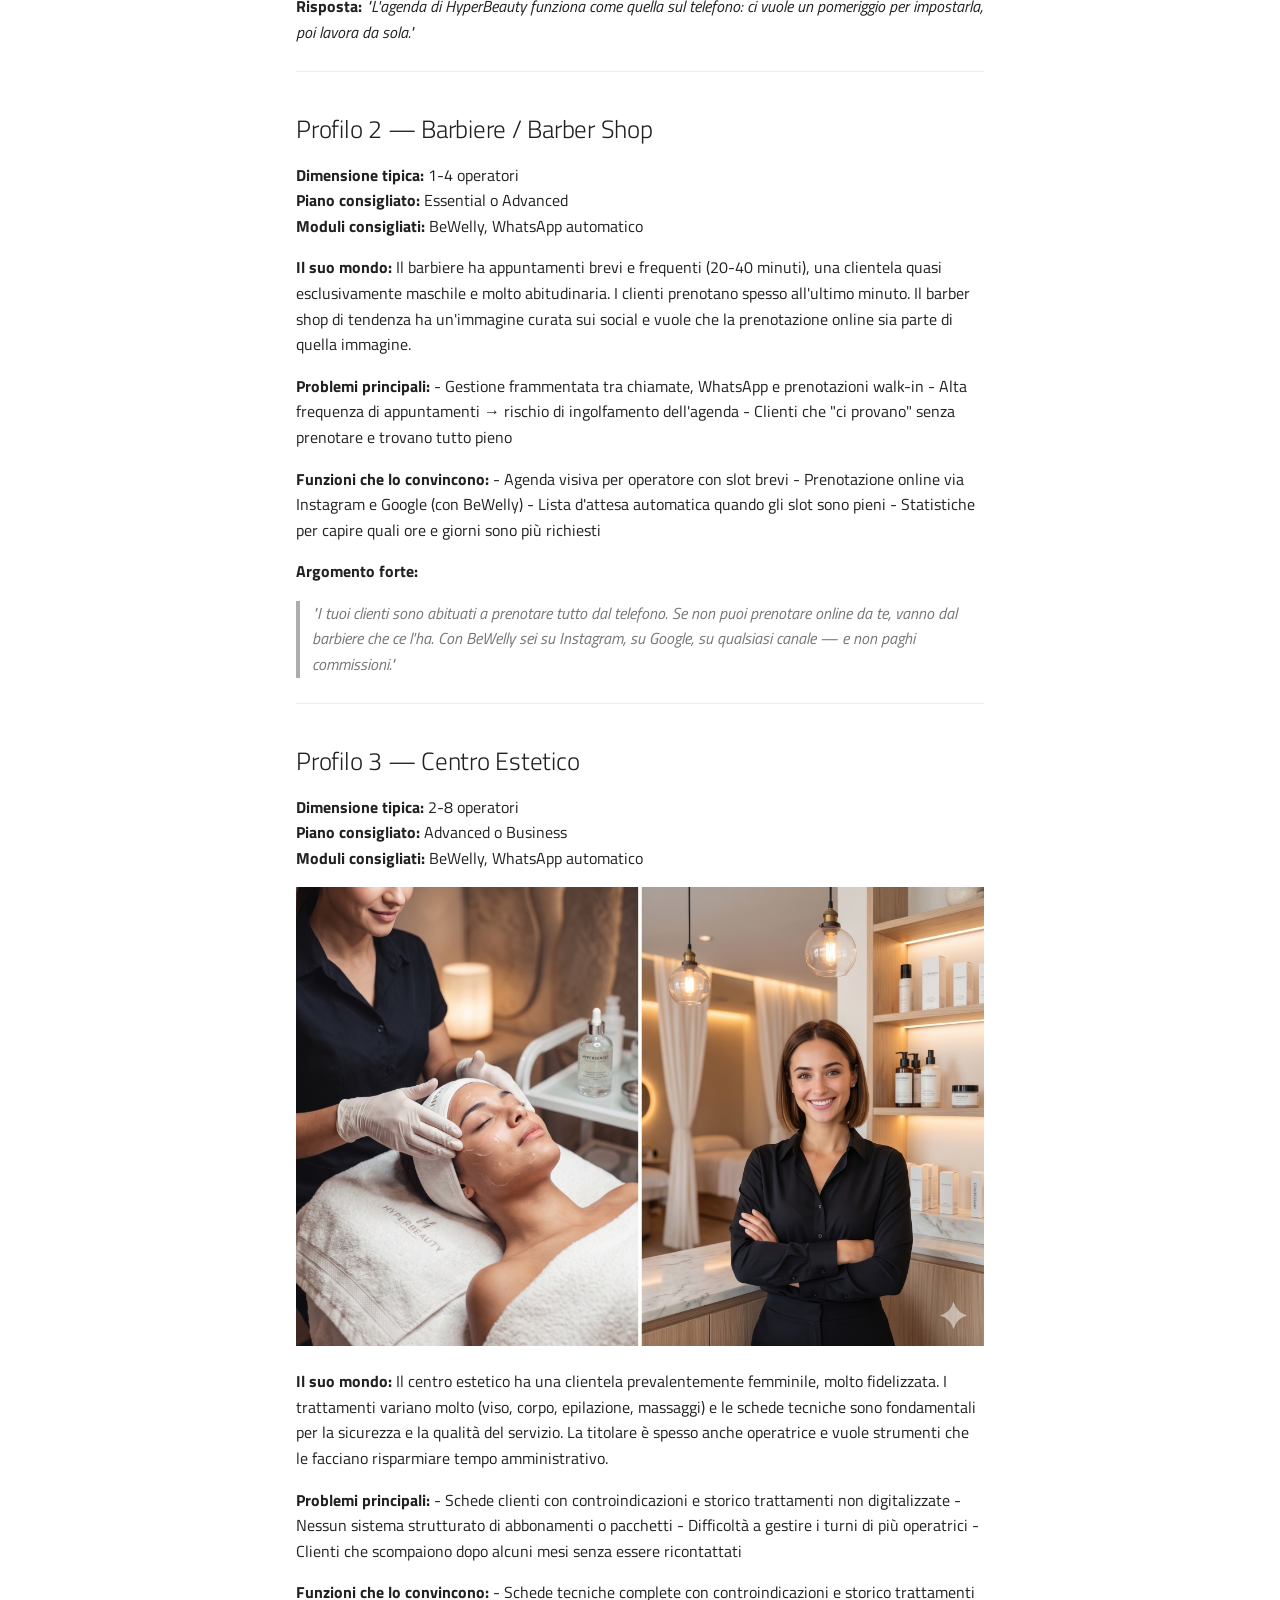
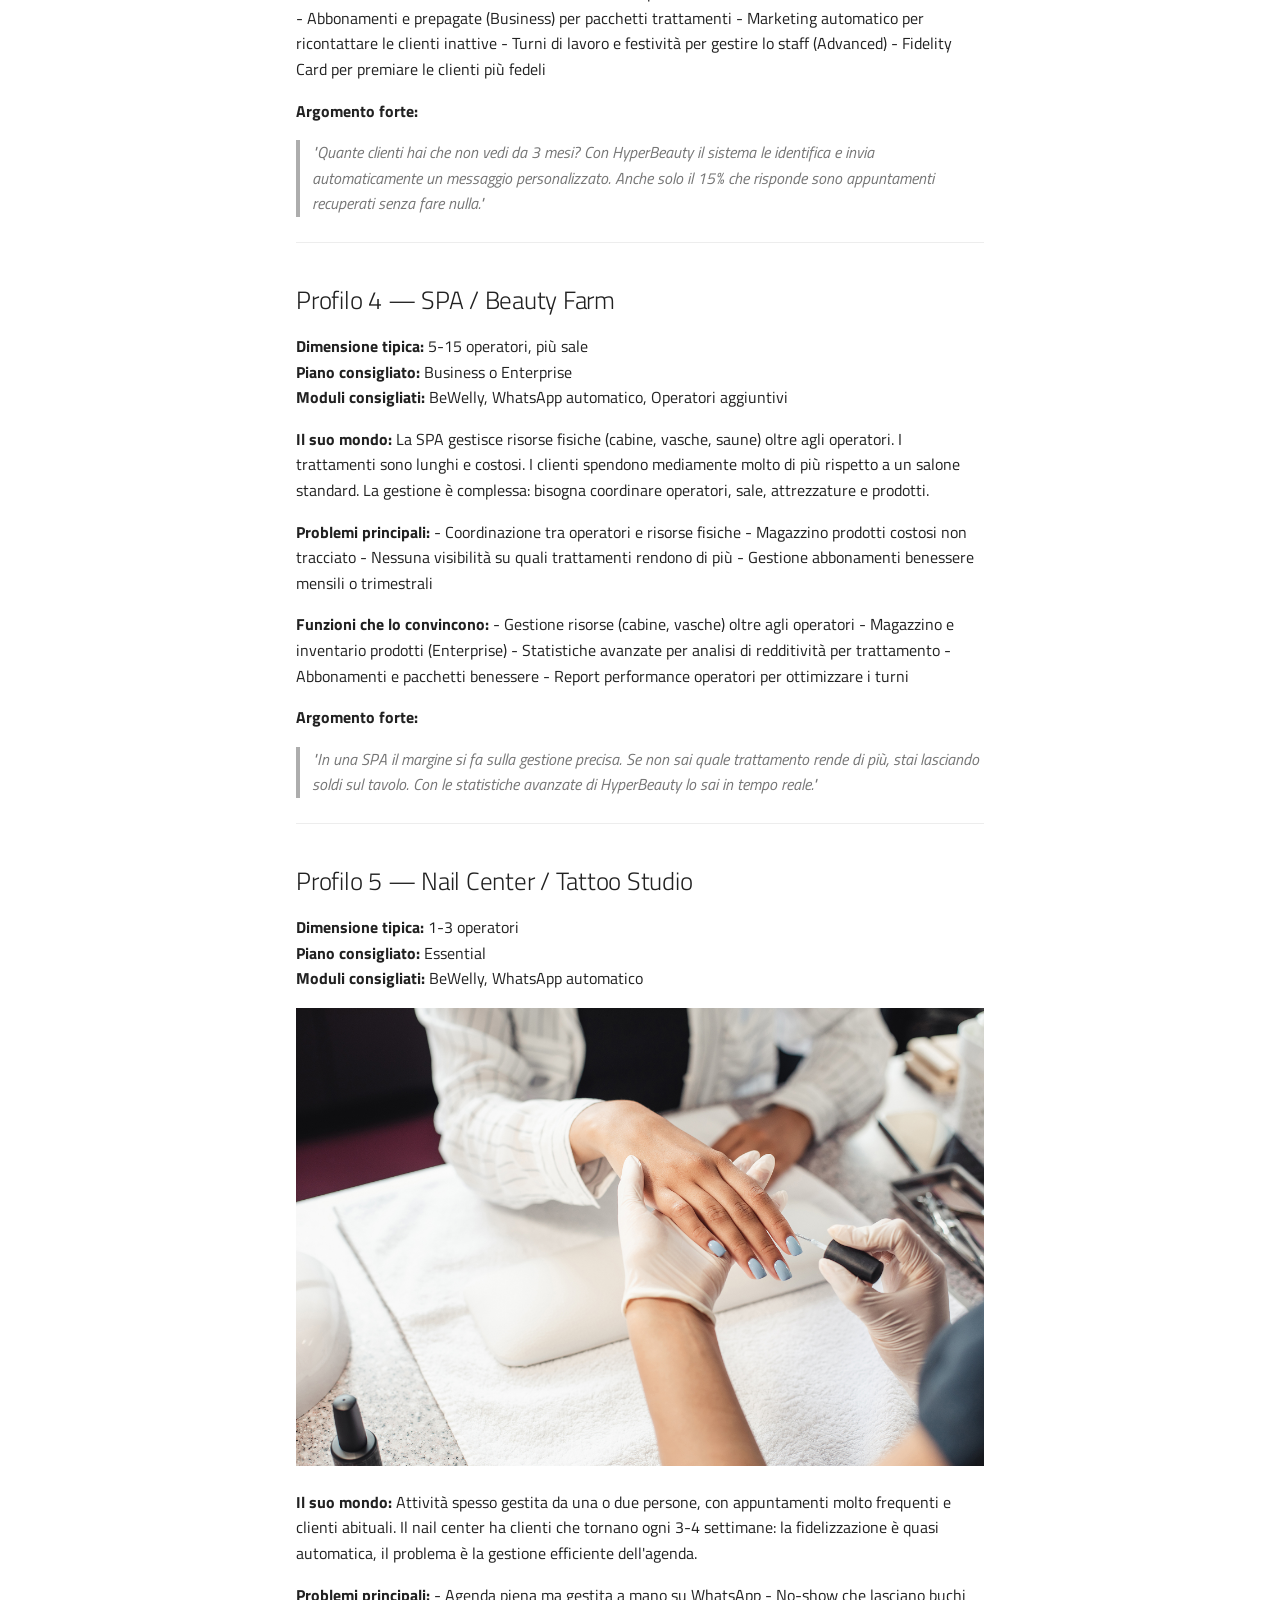
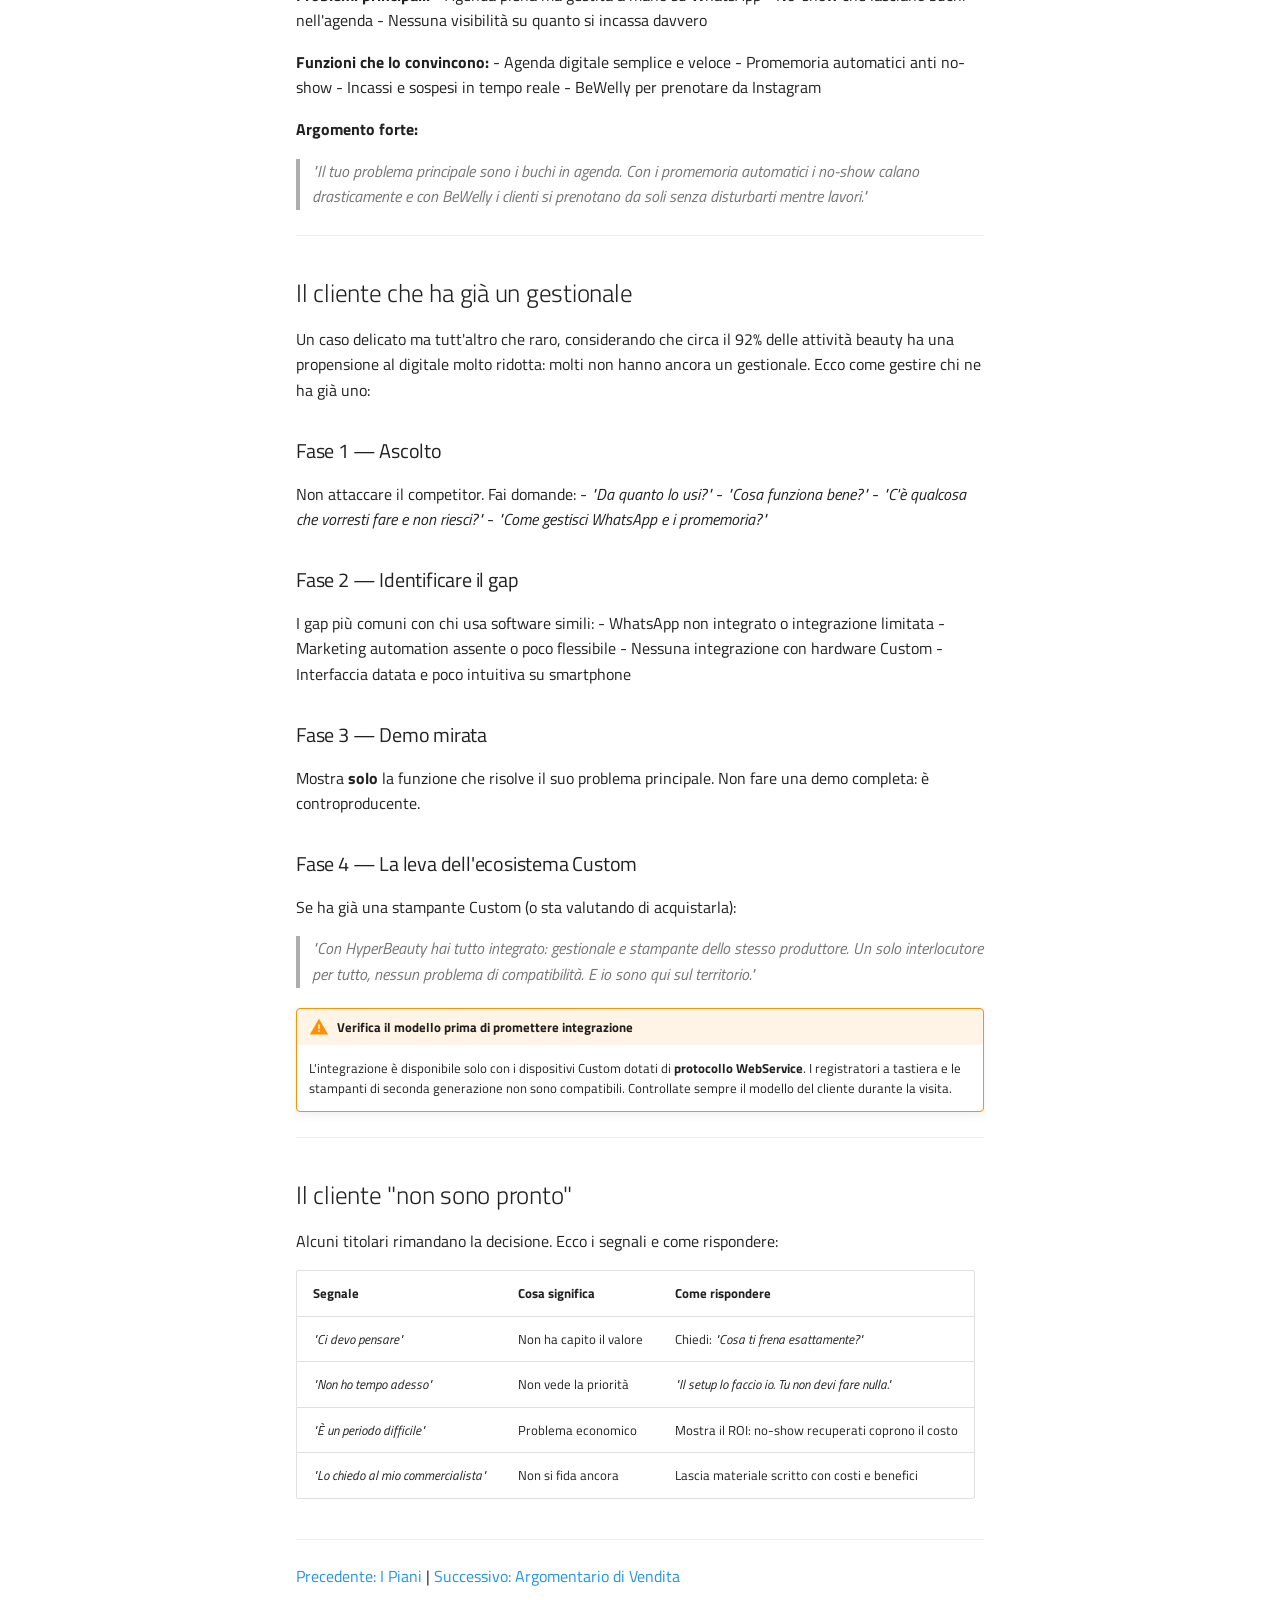
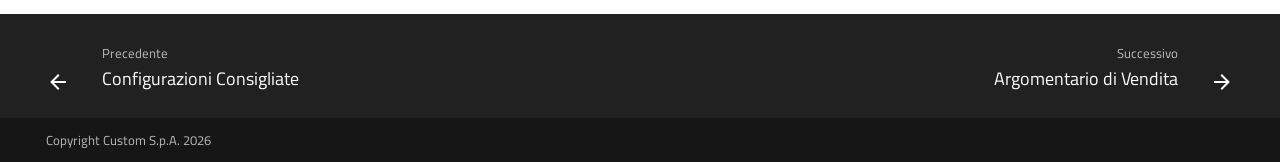
<file: cliente/index.html>
<!doctype html>
<html lang="it" class="no-js">
  <head>
    
      <meta charset="utf-8">
      <meta name="viewport" content="width=device-width,initial-scale=1">
      
        <meta name="description" content="Corso commerciale per concessionari e installatori HyperBeauty — Custom S.p.A.">
      
      
        <meta name="author" content="Ivan Robuschi">
      
      
        <link rel="canonical" href="https://ivanrobuschi-custom.github.io/hyperbeauty-corso-commerciale/cliente/">
      
      
        <link rel="prev" href="../configurazioni-consigliate/">
      
      
        <link rel="next" href="../argomentario/">
      
      
        
      
      
      <link rel="icon" href="../assets/icons/favicon.png">
      <meta name="generator" content="mkdocs-1.6.1, mkdocs-material-9.7.7">
    
    
      
        <title>Il Cliente Tipo - Formazione Commerciale - HyperBeauty</title>
      
    
    
      <link rel="stylesheet" href="../assets/stylesheets/main.ec1eaa64.min.css">
      
        
        <link rel="stylesheet" href="../assets/stylesheets/palette.ab4e12ef.min.css">
      
      


    
    
      
    
    
      
        
        
        <link rel="preconnect" href="https://fonts.gstatic.com" crossorigin>
        <link rel="stylesheet" href="https://fonts.googleapis.com/css?family=Roboto:300,300i,400,400i,700,700i%7CRoboto+Mono:400,400i,700,700i&display=fallback">
        <style>:root{--md-text-font:"Roboto";--md-code-font:"Roboto Mono"}</style>
      
    
    
      <link rel="stylesheet" href="../stylesheets/extra.css">
    
    <script>__md_scope=new URL("..",location),__md_hash=e=>[...e].reduce(((e,_)=>(e<<5)-e+_.charCodeAt(0)),0),__md_get=(e,_=localStorage,t=__md_scope)=>JSON.parse(_.getItem(t.pathname+"."+e)),__md_set=(e,_,t=localStorage,a=__md_scope)=>{try{t.setItem(a.pathname+"."+e,JSON.stringify(_))}catch(e){}}</script>
    
      

    
    
  </head>
  
  
    
    
    
    
    
    <body dir="ltr" data-md-color-scheme="default" data-md-color-primary="blue" data-md-color-accent="blue">
  
    
    <input class="md-toggle" data-md-toggle="drawer" type="checkbox" id="__drawer" autocomplete="off">
    <input class="md-toggle" data-md-toggle="search" type="checkbox" id="__search" autocomplete="off">
    <label class="md-overlay" for="__drawer"></label>
    <div data-md-component="skip">
      
        
        <a href="#il-cliente-tipo" class="md-skip">
          Vai al contenuto
        </a>
      
    </div>
    <div data-md-component="announce">
      
    </div>
    
    
      

  

<header class="md-header md-header--shadow md-header--lifted" data-md-component="header">
  <nav class="md-header__inner md-grid" aria-label="Intestazione">
    <a href=".." title="Formazione Commerciale - HyperBeauty" class="md-header__button md-logo" aria-label="Formazione Commerciale - HyperBeauty" data-md-component="logo">
      
  <img src="../assets/icons/logo.png" alt="logo">

    </a>
    <label class="md-header__button md-icon" for="__drawer">
      
      <svg xmlns="http://www.w3.org/2000/svg" viewBox="0 0 24 24"><path d="M3 6h18v2H3zm0 5h18v2H3zm0 5h18v2H3z"/></svg>
    </label>
    <div class="md-header__title" data-md-component="header-title">
      <div class="md-header__ellipsis">
        <div class="md-header__topic">
          <span class="md-ellipsis">
            Formazione Commerciale - HyperBeauty
          </span>
        </div>
        <div class="md-header__topic" data-md-component="header-topic">
          <span class="md-ellipsis">
            
              Il Cliente Tipo
            
          </span>
        </div>
      </div>
    </div>
    
      
    
    
    
    
      
      
        <label class="md-header__button md-icon" for="__search">
          
          <svg xmlns="http://www.w3.org/2000/svg" viewBox="0 0 24 24"><path d="M9.5 3A6.5 6.5 0 0 1 16 9.5c0 1.61-.59 3.09-1.56 4.23l.27.27h.79l5 5-1.5 1.5-5-5v-.79l-.27-.27A6.52 6.52 0 0 1 9.5 16 6.5 6.5 0 0 1 3 9.5 6.5 6.5 0 0 1 9.5 3m0 2C7 5 5 7 5 9.5S7 14 9.5 14 14 12 14 9.5 12 5 9.5 5"/></svg>
        </label>
        <div class="md-search" data-md-component="search" role="dialog">
  <label class="md-search__overlay" for="__search"></label>
  <div class="md-search__inner" role="search">
    <form class="md-search__form" name="search">
      <input type="text" class="md-search__input" name="query" aria-label="Cerca" placeholder="Cerca" autocapitalize="off" autocorrect="off" autocomplete="off" spellcheck="false" data-md-component="search-query" required>
      <label class="md-search__icon md-icon" for="__search">
        
        <svg xmlns="http://www.w3.org/2000/svg" viewBox="0 0 24 24"><path d="M9.5 3A6.5 6.5 0 0 1 16 9.5c0 1.61-.59 3.09-1.56 4.23l.27.27h.79l5 5-1.5 1.5-5-5v-.79l-.27-.27A6.52 6.52 0 0 1 9.5 16 6.5 6.5 0 0 1 3 9.5 6.5 6.5 0 0 1 9.5 3m0 2C7 5 5 7 5 9.5S7 14 9.5 14 14 12 14 9.5 12 5 9.5 5"/></svg>
        
        <svg xmlns="http://www.w3.org/2000/svg" viewBox="0 0 24 24"><path d="M20 11v2H8l5.5 5.5-1.42 1.42L4.16 12l7.92-7.92L13.5 5.5 8 11z"/></svg>
      </label>
      <nav class="md-search__options" aria-label="Cerca">
        
          <a href="javascript:void(0)" class="md-search__icon md-icon" title="Condividi" aria-label="Condividi" data-clipboard data-clipboard-text="" data-md-component="search-share" tabindex="-1">
            
            <svg xmlns="http://www.w3.org/2000/svg" viewBox="0 0 24 24"><path d="M18 16.08c-.76 0-1.44.3-1.96.77L8.91 12.7c.05-.23.09-.46.09-.7s-.04-.47-.09-.7l7.05-4.11c.54.5 1.25.81 2.04.81a3 3 0 0 0 3-3 3 3 0 0 0-3-3 3 3 0 0 0-3 3c0 .24.04.47.09.7L8.04 9.81C7.5 9.31 6.79 9 6 9a3 3 0 0 0-3 3 3 3 0 0 0 3 3c.79 0 1.5-.31 2.04-.81l7.12 4.15c-.05.21-.08.43-.08.66 0 1.61 1.31 2.91 2.92 2.91s2.92-1.3 2.92-2.91A2.92 2.92 0 0 0 18 16.08"/></svg>
          </a>
        
        <button type="reset" class="md-search__icon md-icon" title="Cancella" aria-label="Cancella" tabindex="-1">
          
          <svg xmlns="http://www.w3.org/2000/svg" viewBox="0 0 24 24"><path d="M19 6.41 17.59 5 12 10.59 6.41 5 5 6.41 10.59 12 5 17.59 6.41 19 12 13.41 17.59 19 19 17.59 13.41 12z"/></svg>
        </button>
      </nav>
      
        <div class="md-search__suggest" data-md-component="search-suggest"></div>
      
    </form>
    <div class="md-search__output">
      <div class="md-search__scrollwrap" tabindex="0" data-md-scrollfix>
        <div class="md-search-result" data-md-component="search-result">
          <div class="md-search-result__meta">
            Inizializza la ricerca
          </div>
          <ol class="md-search-result__list" role="presentation"></ol>
        </div>
      </div>
    </div>
  </div>
</div>
      
    
    
  </nav>
  
    
      
<nav class="md-tabs" aria-label="Tabs" data-md-component="tabs">
  <div class="md-grid">
    <ul class="md-tabs__list">
      
        
  
  
  
  
    <li class="md-tabs__item">
      <a href=".." class="md-tabs__link">
        
  
  
    
  
  Introduzione

      </a>
    </li>
  

      
        
  
  
  
  
    <li class="md-tabs__item">
      <a href="../mercato/" class="md-tabs__link">
        
  
  
    
  
  Contesto di Mercato

      </a>
    </li>
  

      
        
  
  
  
  
    <li class="md-tabs__item">
      <a href="../prodotto/" class="md-tabs__link">
        
  
  
    
  
  Il Prodotto

      </a>
    </li>
  

      
        
  
  
  
  
    <li class="md-tabs__item">
      <a href="../piani/" class="md-tabs__link">
        
  
  
    
  
  I Piani

      </a>
    </li>
  

      
        
  
  
  
  
    <li class="md-tabs__item">
      <a href="../configurazioni-consigliate/" class="md-tabs__link">
        
  
  
    
  
  Configurazioni Consigliate

      </a>
    </li>
  

      
        
  
  
  
    
  
  
    <li class="md-tabs__item md-tabs__item--active">
      <a href="./" class="md-tabs__link">
        
  
  
    
  
  Il Cliente Tipo

      </a>
    </li>
  

      
        
  
  
  
  
    <li class="md-tabs__item">
      <a href="../argomentario/" class="md-tabs__link">
        
  
  
    
  
  Argomentario di Vendita

      </a>
    </li>
  

      
        
  
  
  
  
    <li class="md-tabs__item">
      <a href="../risorse/" class="md-tabs__link">
        
  
  
    
  
  Materiali e Risorse

      </a>
    </li>
  

      
    </ul>
  </div>
</nav>
    
  
</header>
    
    <div class="md-container" data-md-component="container">
      
      
        
      
      <main class="md-main" data-md-component="main">
        <div class="md-main__inner md-grid">
          
            
              
              <div class="md-sidebar md-sidebar--primary" data-md-component="sidebar" data-md-type="navigation" >
                <div class="md-sidebar__scrollwrap">
                  <div class="md-sidebar__inner">
                    


  


<nav class="md-nav md-nav--primary md-nav--lifted" aria-label="Navigazione" data-md-level="0">
  <label class="md-nav__title" for="__drawer">
    <a href=".." title="Formazione Commerciale - HyperBeauty" class="md-nav__button md-logo" aria-label="Formazione Commerciale - HyperBeauty" data-md-component="logo">
      
  <img src="../assets/icons/logo.png" alt="logo">

    </a>
    Formazione Commerciale - HyperBeauty
  </label>
  
  <ul class="md-nav__list" data-md-scrollfix>
    
      
      
  
  
  
  
    <li class="md-nav__item">
      <a href=".." class="md-nav__link">
        
  
  
  <span class="md-ellipsis">
    
  
    Introduzione
  

    
  </span>
  
  

      </a>
    </li>
  

    
      
      
  
  
  
  
    <li class="md-nav__item">
      <a href="../mercato/" class="md-nav__link">
        
  
  
  <span class="md-ellipsis">
    
  
    Contesto di Mercato
  

    
  </span>
  
  

      </a>
    </li>
  

    
      
      
  
  
  
  
    <li class="md-nav__item">
      <a href="../prodotto/" class="md-nav__link">
        
  
  
  <span class="md-ellipsis">
    
  
    Il Prodotto
  

    
  </span>
  
  

      </a>
    </li>
  

    
      
      
  
  
  
  
    <li class="md-nav__item">
      <a href="../piani/" class="md-nav__link">
        
  
  
  <span class="md-ellipsis">
    
  
    I Piani
  

    
  </span>
  
  

      </a>
    </li>
  

    
      
      
  
  
  
  
    <li class="md-nav__item">
      <a href="../configurazioni-consigliate/" class="md-nav__link">
        
  
  
  <span class="md-ellipsis">
    
  
    Configurazioni Consigliate
  

    
  </span>
  
  

      </a>
    </li>
  

    
      
      
  
  
    
  
  
  
    <li class="md-nav__item md-nav__item--active">
      
      <input class="md-nav__toggle md-toggle" type="checkbox" id="__toc">
      
      
        
      
      
        <label class="md-nav__link md-nav__link--active" for="__toc">
          
  
  
  <span class="md-ellipsis">
    
  
    Il Cliente Tipo
  

    
  </span>
  
  

          <span class="md-nav__icon md-icon"></span>
        </label>
      
      <a href="./" class="md-nav__link md-nav__link--active">
        
  
  
  <span class="md-ellipsis">
    
  
    Il Cliente Tipo
  

    
  </span>
  
  

      </a>
      
        

<nav class="md-nav md-nav--secondary" aria-label="Indice">
  
  
  
    
  
  
    <label class="md-nav__title" for="__toc">
      <span class="md-nav__icon md-icon"></span>
      Indice
    </label>
    <ul class="md-nav__list" data-md-component="toc" data-md-scrollfix>
      
        <li class="md-nav__item">
  <a href="#perche-conoscere-il-cliente-tipo" class="md-nav__link">
    <span class="md-ellipsis">
      
        Perché conoscere il cliente tipo
      
    </span>
  </a>
  
</li>
      
        <li class="md-nav__item">
  <a href="#profilo-1-parrucchiere-hair-stylist" class="md-nav__link">
    <span class="md-ellipsis">
      
        Profilo 1 — Parrucchiere / Hair Stylist
      
    </span>
  </a>
  
</li>
      
        <li class="md-nav__item">
  <a href="#profilo-2-barbiere-barber-shop" class="md-nav__link">
    <span class="md-ellipsis">
      
        Profilo 2 — Barbiere / Barber Shop
      
    </span>
  </a>
  
</li>
      
        <li class="md-nav__item">
  <a href="#profilo-3-centro-estetico" class="md-nav__link">
    <span class="md-ellipsis">
      
        Profilo 3 — Centro Estetico
      
    </span>
  </a>
  
</li>
      
        <li class="md-nav__item">
  <a href="#profilo-4-spa-beauty-farm" class="md-nav__link">
    <span class="md-ellipsis">
      
        Profilo 4 — SPA / Beauty Farm
      
    </span>
  </a>
  
</li>
      
        <li class="md-nav__item">
  <a href="#profilo-5-nail-center-tattoo-studio" class="md-nav__link">
    <span class="md-ellipsis">
      
        Profilo 5 — Nail Center / Tattoo Studio
      
    </span>
  </a>
  
</li>
      
        <li class="md-nav__item">
  <a href="#il-cliente-che-ha-gia-un-gestionale" class="md-nav__link">
    <span class="md-ellipsis">
      
        Il cliente che ha già un gestionale
      
    </span>
  </a>
  
    <nav class="md-nav" aria-label="Il cliente che ha già un gestionale">
      <ul class="md-nav__list">
        
          <li class="md-nav__item">
  <a href="#fase-1-ascolto" class="md-nav__link">
    <span class="md-ellipsis">
      
        Fase 1 — Ascolto
      
    </span>
  </a>
  
</li>
        
          <li class="md-nav__item">
  <a href="#fase-2-identificare-il-gap" class="md-nav__link">
    <span class="md-ellipsis">
      
        Fase 2 — Identificare il gap
      
    </span>
  </a>
  
</li>
        
          <li class="md-nav__item">
  <a href="#fase-3-demo-mirata" class="md-nav__link">
    <span class="md-ellipsis">
      
        Fase 3 — Demo mirata
      
    </span>
  </a>
  
</li>
        
          <li class="md-nav__item">
  <a href="#fase-4-la-leva-dellecosistema-custom" class="md-nav__link">
    <span class="md-ellipsis">
      
        Fase 4 — La leva dell'ecosistema Custom
      
    </span>
  </a>
  
</li>
        
      </ul>
    </nav>
  
</li>
      
        <li class="md-nav__item">
  <a href="#il-cliente-non-sono-pronto" class="md-nav__link">
    <span class="md-ellipsis">
      
        Il cliente "non sono pronto"
      
    </span>
  </a>
  
</li>
      
    </ul>
  
</nav>
      
    </li>
  

    
      
      
  
  
  
  
    <li class="md-nav__item">
      <a href="../argomentario/" class="md-nav__link">
        
  
  
  <span class="md-ellipsis">
    
  
    Argomentario di Vendita
  

    
  </span>
  
  

      </a>
    </li>
  

    
      
      
  
  
  
  
    <li class="md-nav__item">
      <a href="../risorse/" class="md-nav__link">
        
  
  
  <span class="md-ellipsis">
    
  
    Materiali e Risorse
  

    
  </span>
  
  

      </a>
    </li>
  

    
  </ul>
</nav>
                  </div>
                </div>
              </div>
            
            
              
              <div class="md-sidebar md-sidebar--secondary" data-md-component="sidebar" data-md-type="toc" >
                <div class="md-sidebar__scrollwrap">
                  <div class="md-sidebar__inner">
                    

<nav class="md-nav md-nav--secondary" aria-label="Indice">
  
  
  
    
  
  
    <label class="md-nav__title" for="__toc">
      <span class="md-nav__icon md-icon"></span>
      Indice
    </label>
    <ul class="md-nav__list" data-md-component="toc" data-md-scrollfix>
      
        <li class="md-nav__item">
  <a href="#perche-conoscere-il-cliente-tipo" class="md-nav__link">
    <span class="md-ellipsis">
      
        Perché conoscere il cliente tipo
      
    </span>
  </a>
  
</li>
      
        <li class="md-nav__item">
  <a href="#profilo-1-parrucchiere-hair-stylist" class="md-nav__link">
    <span class="md-ellipsis">
      
        Profilo 1 — Parrucchiere / Hair Stylist
      
    </span>
  </a>
  
</li>
      
        <li class="md-nav__item">
  <a href="#profilo-2-barbiere-barber-shop" class="md-nav__link">
    <span class="md-ellipsis">
      
        Profilo 2 — Barbiere / Barber Shop
      
    </span>
  </a>
  
</li>
      
        <li class="md-nav__item">
  <a href="#profilo-3-centro-estetico" class="md-nav__link">
    <span class="md-ellipsis">
      
        Profilo 3 — Centro Estetico
      
    </span>
  </a>
  
</li>
      
        <li class="md-nav__item">
  <a href="#profilo-4-spa-beauty-farm" class="md-nav__link">
    <span class="md-ellipsis">
      
        Profilo 4 — SPA / Beauty Farm
      
    </span>
  </a>
  
</li>
      
        <li class="md-nav__item">
  <a href="#profilo-5-nail-center-tattoo-studio" class="md-nav__link">
    <span class="md-ellipsis">
      
        Profilo 5 — Nail Center / Tattoo Studio
      
    </span>
  </a>
  
</li>
      
        <li class="md-nav__item">
  <a href="#il-cliente-che-ha-gia-un-gestionale" class="md-nav__link">
    <span class="md-ellipsis">
      
        Il cliente che ha già un gestionale
      
    </span>
  </a>
  
    <nav class="md-nav" aria-label="Il cliente che ha già un gestionale">
      <ul class="md-nav__list">
        
          <li class="md-nav__item">
  <a href="#fase-1-ascolto" class="md-nav__link">
    <span class="md-ellipsis">
      
        Fase 1 — Ascolto
      
    </span>
  </a>
  
</li>
        
          <li class="md-nav__item">
  <a href="#fase-2-identificare-il-gap" class="md-nav__link">
    <span class="md-ellipsis">
      
        Fase 2 — Identificare il gap
      
    </span>
  </a>
  
</li>
        
          <li class="md-nav__item">
  <a href="#fase-3-demo-mirata" class="md-nav__link">
    <span class="md-ellipsis">
      
        Fase 3 — Demo mirata
      
    </span>
  </a>
  
</li>
        
          <li class="md-nav__item">
  <a href="#fase-4-la-leva-dellecosistema-custom" class="md-nav__link">
    <span class="md-ellipsis">
      
        Fase 4 — La leva dell'ecosistema Custom
      
    </span>
  </a>
  
</li>
        
      </ul>
    </nav>
  
</li>
      
        <li class="md-nav__item">
  <a href="#il-cliente-non-sono-pronto" class="md-nav__link">
    <span class="md-ellipsis">
      
        Il cliente "non sono pronto"
      
    </span>
  </a>
  
</li>
      
    </ul>
  
</nav>
                  </div>
                </div>
              </div>
            
          
          
            <div class="md-content" data-md-component="content">
              
                



  


              
              <article class="md-content__inner md-typeset">
                
                  



<h1 id="il-cliente-tipo">Il Cliente Tipo</h1>
<h2 id="perche-conoscere-il-cliente-tipo">Perché conoscere il cliente tipo</h2>
<p>Non tutti i professionisti della bellezza hanno le stesse esigenze. Un barbiere ha priorità diverse da una SPA. Conoscere il profilo del cliente vi permette di:</p>
<ul>
<li><strong>Personalizzare la presentazione</strong> mostrando solo le funzioni rilevanti</li>
<li><strong>Proporre il piano giusto</strong> senza perdere tempo su funzionalità non pertinenti</li>
<li><strong>Usare le parole giuste</strong> — ogni categoria ha un linguaggio e dei problemi specifici</li>
</ul>
<hr />
<h2 id="profilo-1-parrucchiere-hair-stylist">Profilo 1 — Parrucchiere / Hair Stylist</h2>
<p><strong>Dimensione tipica:</strong> 1-5 operatori<br />
<strong>Piano consigliato:</strong> Essential o Advanced<br />
<strong>Moduli consigliati:</strong> BeWelly, WhatsApp automatico</p>
<p><img alt="" src="../assets/images/hyperbeauty-int-1.jpg" /></p>
<p><strong>Il suo mondo:</strong>
Il parrucchiere lavora con le mani tutto il giorno. Non ha tempo per rispondere ai messaggi tra un cliente e l'altro. La sua agenda è spesso su carta o su Google Calendar personale. I no-show sono il suo problema numero uno perché un appuntamento da parrucchiere dura 45-90 minuti: un buco in agenda è un danno enorme.</p>
<p><strong>Problemi principali:</strong>
- Gestione manuale delle prenotazioni via WhatsApp
- No-show frequenti (soprattutto colori e trattamenti lunghi)
- Nessuno storico delle formule colore usate
- Difficoltà a ricordare le preferenze di ogni cliente</p>
<p><strong>Funzioni che lo convincono:</strong>
- Agenda digitale con blocchi orari per servizi lunghi
- Scheda tecnica cliente con formula colore, ossidante, tempo di posa
- Promemoria WhatsApp automatico prima dell'appuntamento
- BeWelly per prenotare dal link in bio di Instagram</p>
<p><strong>Argomento forte:</strong></p>
<blockquote>
<p><em>"Ogni volta che fai un colore e non lo registri, la prossima volta devi ricominciare da zero o rischiare un risultato diverso. Con la scheda tecnica HyperBeauty tutto è salvato: tu o un tuo collaboratore riapre la scheda e sa esattamente cosa fare."</em></p>
</blockquote>
<p><strong>Obiezione tipica:</strong> <em>"Non ho tempo per impararlo"</em><br />
<strong>Risposta:</strong> <em>"L'agenda di HyperBeauty funziona come quella sul telefono: ci vuole un pomeriggio per impostarla, poi lavora da sola."</em></p>
<hr />
<h2 id="profilo-2-barbiere-barber-shop">Profilo 2 — Barbiere / Barber Shop</h2>
<p><strong>Dimensione tipica:</strong> 1-4 operatori<br />
<strong>Piano consigliato:</strong> Essential o Advanced<br />
<strong>Moduli consigliati:</strong> BeWelly, WhatsApp automatico</p>
<p><strong>Il suo mondo:</strong>
Il barbiere ha appuntamenti brevi e frequenti (20-40 minuti), una clientela quasi esclusivamente maschile e molto abitudinaria. I clienti prenotano spesso all'ultimo minuto. Il barber shop di tendenza ha un'immagine curata sui social e vuole che la prenotazione online sia parte di quella immagine.</p>
<p><strong>Problemi principali:</strong>
- Gestione frammentata tra chiamate, WhatsApp e prenotazioni walk-in
- Alta frequenza di appuntamenti → rischio di ingolfamento dell'agenda
- Clienti che "ci provano" senza prenotare e trovano tutto pieno</p>
<p><strong>Funzioni che lo convincono:</strong>
- Agenda visiva per operatore con slot brevi
- Prenotazione online via Instagram e Google (con BeWelly)
- Lista d'attesa automatica quando gli slot sono pieni
- Statistiche per capire quali ore e giorni sono più richiesti</p>
<p><strong>Argomento forte:</strong></p>
<blockquote>
<p><em>"I tuoi clienti sono abituati a prenotare tutto dal telefono. Se non puoi prenotare online da te, vanno dal barbiere che ce l'ha. Con BeWelly sei su Instagram, su Google, su qualsiasi canale — e non paghi commissioni."</em></p>
</blockquote>
<hr />
<h2 id="profilo-3-centro-estetico">Profilo 3 — Centro Estetico</h2>
<p><strong>Dimensione tipica:</strong> 2-8 operatori<br />
<strong>Piano consigliato:</strong> Advanced o Business<br />
<strong>Moduli consigliati:</strong> BeWelly, WhatsApp automatico</p>
<p><img alt="" src="../assets/images/Gemini_Generated.png" /></p>
<p><strong>Il suo mondo:</strong>
Il centro estetico ha una clientela prevalentemente femminile, molto fidelizzata. I trattamenti variano molto (viso, corpo, epilazione, massaggi) e le schede tecniche sono fondamentali per la sicurezza e la qualità del servizio. La titolare è spesso anche operatrice e vuole strumenti che le facciano risparmiare tempo amministrativo.</p>
<p><strong>Problemi principali:</strong>
- Schede clienti con controindicazioni e storico trattamenti non digitalizzate
- Nessun sistema strutturato di abbonamenti o pacchetti
- Difficoltà a gestire i turni di più operatrici
- Clienti che scompaiono dopo alcuni mesi senza essere ricontattati</p>
<p><strong>Funzioni che lo convincono:</strong>
- Schede tecniche complete con controindicazioni e storico trattamenti
- Abbonamenti e prepagate (Business) per pacchetti trattamenti
- Marketing automatico per ricontattare le clienti inattive
- Turni di lavoro e festività per gestire lo staff (Advanced)
- Fidelity Card per premiare le clienti più fedeli</p>
<p><strong>Argomento forte:</strong></p>
<blockquote>
<p><em>"Quante clienti hai che non vedi da 3 mesi? Con HyperBeauty il sistema le identifica e invia automaticamente un messaggio personalizzato. Anche solo il 15% che risponde sono appuntamenti recuperati senza fare nulla."</em></p>
</blockquote>
<hr />
<h2 id="profilo-4-spa-beauty-farm">Profilo 4 — SPA / Beauty Farm</h2>
<p><strong>Dimensione tipica:</strong> 5-15 operatori, più sale<br />
<strong>Piano consigliato:</strong> Business o Enterprise<br />
<strong>Moduli consigliati:</strong> BeWelly, WhatsApp automatico, Operatori aggiuntivi</p>
<p><strong>Il suo mondo:</strong>
La SPA gestisce risorse fisiche (cabine, vasche, saune) oltre agli operatori. I trattamenti sono lunghi e costosi. I clienti spendono mediamente molto di più rispetto a un salone standard. La gestione è complessa: bisogna coordinare operatori, sale, attrezzature e prodotti.</p>
<p><strong>Problemi principali:</strong>
- Coordinazione tra operatori e risorse fisiche
- Magazzino prodotti costosi non tracciato
- Nessuna visibilità su quali trattamenti rendono di più
- Gestione abbonamenti benessere mensili o trimestrali</p>
<p><strong>Funzioni che lo convincono:</strong>
- Gestione risorse (cabine, vasche) oltre agli operatori
- Magazzino e inventario prodotti (Enterprise)
- Statistiche avanzate per analisi di redditività per trattamento
- Abbonamenti e pacchetti benessere
- Report performance operatori per ottimizzare i turni</p>
<p><strong>Argomento forte:</strong></p>
<blockquote>
<p><em>"In una SPA il margine si fa sulla gestione precisa. Se non sai quale trattamento rende di più, stai lasciando soldi sul tavolo. Con le statistiche avanzate di HyperBeauty lo sai in tempo reale."</em></p>
</blockquote>
<hr />
<h2 id="profilo-5-nail-center-tattoo-studio">Profilo 5 — Nail Center / Tattoo Studio</h2>
<p><strong>Dimensione tipica:</strong> 1-3 operatori<br />
<strong>Piano consigliato:</strong> Essential<br />
<strong>Moduli consigliati:</strong> BeWelly, WhatsApp automatico</p>
<p><img alt="" src="../assets/images/hyperbeauty-cover-1.jpg" /></p>
<p><strong>Il suo mondo:</strong>
Attività spesso gestita da una o due persone, con appuntamenti molto frequenti e clienti abituali. Il nail center ha clienti che tornano ogni 3-4 settimane: la fidelizzazione è quasi automatica, il problema è la gestione efficiente dell'agenda.</p>
<p><strong>Problemi principali:</strong>
- Agenda piena ma gestita a mano su WhatsApp
- No-show che lasciano buchi nell'agenda
- Nessuna visibilità su quanto si incassa davvero</p>
<p><strong>Funzioni che lo convincono:</strong>
- Agenda digitale semplice e veloce
- Promemoria automatici anti no-show
- Incassi e sospesi in tempo reale
- BeWelly per prenotare da Instagram</p>
<p><strong>Argomento forte:</strong></p>
<blockquote>
<p><em>"Il tuo problema principale sono i buchi in agenda. Con i promemoria automatici i no-show calano drasticamente e con BeWelly i clienti si prenotano da soli senza disturbarti mentre lavori."</em></p>
</blockquote>
<hr />
<h2 id="il-cliente-che-ha-gia-un-gestionale">Il cliente che ha già un gestionale</h2>
<p>Un caso delicato ma tutt'altro che raro, considerando che circa il 92% delle attività beauty ha una propensione al digitale molto ridotta: molti non hanno ancora un gestionale. Ecco come gestire chi ne ha già uno:</p>
<h3 id="fase-1-ascolto">Fase 1 — Ascolto</h3>
<p>Non attaccare il competitor. Fai domande:
- <em>"Da quanto lo usi?"</em>
- <em>"Cosa funziona bene?"</em>
- <em>"C'è qualcosa che vorresti fare e non riesci?"</em>
- <em>"Come gestisci WhatsApp e i promemoria?"</em></p>
<h3 id="fase-2-identificare-il-gap">Fase 2 — Identificare il gap</h3>
<p>I gap più comuni con chi usa software simili:
- WhatsApp non integrato o integrazione limitata
- Marketing automation assente o poco flessibile
- Nessuna integrazione con hardware Custom
- Interfaccia datata e poco intuitiva su smartphone</p>
<h3 id="fase-3-demo-mirata">Fase 3 — Demo mirata</h3>
<p>Mostra <strong>solo</strong> la funzione che risolve il suo problema principale. Non fare una demo completa: è controproducente.</p>
<h3 id="fase-4-la-leva-dellecosistema-custom">Fase 4 — La leva dell'ecosistema Custom</h3>
<p>Se ha già una stampante Custom (o sta valutando di acquistarla):</p>
<blockquote>
<p><em>"Con HyperBeauty hai tutto integrato: gestionale e stampante dello stesso produttore. Un solo interlocutore per tutto, nessun problema di compatibilità. E io sono qui sul territorio."</em></p>
</blockquote>
<div class="admonition warning">
<p class="admonition-title">Verifica il modello prima di promettere integrazione</p>
<p>L'integrazione è disponibile solo con i dispositivi Custom dotati di <strong>protocollo WebService</strong>. I registratori a tastiera e le stampanti di seconda generazione non sono compatibili. Controllate sempre il modello del cliente durante la visita.</p>
</div>
<hr />
<h2 id="il-cliente-non-sono-pronto">Il cliente "non sono pronto"</h2>
<p>Alcuni titolari rimandano la decisione. Ecco i segnali e come rispondere:</p>
<table>
<thead>
<tr>
<th>Segnale</th>
<th>Cosa significa</th>
<th>Come rispondere</th>
</tr>
</thead>
<tbody>
<tr>
<td><em>"Ci devo pensare"</em></td>
<td>Non ha capito il valore</td>
<td>Chiedi: <em>"Cosa ti frena esattamente?"</em></td>
</tr>
<tr>
<td><em>"Non ho tempo adesso"</em></td>
<td>Non vede la priorità</td>
<td><em>"Il setup lo faccio io. Tu non devi fare nulla."</em></td>
</tr>
<tr>
<td><em>"È un periodo difficile"</em></td>
<td>Problema economico</td>
<td>Mostra il ROI: no-show recuperati coprono il costo</td>
</tr>
<tr>
<td><em>"Lo chiedo al mio commercialista"</em></td>
<td>Non si fida ancora</td>
<td>Lascia materiale scritto con costi e benefici</td>
</tr>
</tbody>
</table>
<hr />
<p><a href="../piani/">Precedente: I Piani</a> | <a href="../argomentario/">Successivo: Argomentario di Vendita</a></p>












                
              </article>
            </div>
          
          
<script>var target=document.getElementById(location.hash.slice(1));target&&target.name&&(target.checked=target.name.startsWith("__tabbed_"))</script>
        </div>
        
          <button type="button" class="md-top md-icon" data-md-component="top" hidden>
  
  <svg xmlns="http://www.w3.org/2000/svg" viewBox="0 0 24 24"><path d="M13 20h-2V8l-5.5 5.5-1.42-1.42L12 4.16l7.92 7.92-1.42 1.42L13 8z"/></svg>
  Torna su
</button>
        
      </main>
      
        <footer class="md-footer">
  
    
      
      <nav class="md-footer__inner md-grid" aria-label="Piede" >
        
          
          <a href="../configurazioni-consigliate/" class="md-footer__link md-footer__link--prev" aria-label="Precedente: Configurazioni Consigliate">
            <div class="md-footer__button md-icon">
              
              <svg xmlns="http://www.w3.org/2000/svg" viewBox="0 0 24 24"><path d="M20 11v2H8l5.5 5.5-1.42 1.42L4.16 12l7.92-7.92L13.5 5.5 8 11z"/></svg>
            </div>
            <div class="md-footer__title">
              <span class="md-footer__direction">
                Precedente
              </span>
              <div class="md-ellipsis">
                Configurazioni Consigliate
              </div>
            </div>
          </a>
        
        
          
          <a href="../argomentario/" class="md-footer__link md-footer__link--next" aria-label="Successivo: Argomentario di Vendita">
            <div class="md-footer__title">
              <span class="md-footer__direction">
                Successivo
              </span>
              <div class="md-ellipsis">
                Argomentario di Vendita
              </div>
            </div>
            <div class="md-footer__button md-icon">
              
              <svg xmlns="http://www.w3.org/2000/svg" viewBox="0 0 24 24"><path d="M4 11v2h12l-5.5 5.5 1.42 1.42L19.84 12l-7.92-7.92L10.5 5.5 16 11z"/></svg>
            </div>
          </a>
        
      </nav>
    
  
  <div class="md-footer-meta md-typeset">
    <div class="md-footer-meta__inner md-grid">
      <div class="md-copyright">
  
    <div class="md-copyright__highlight">
      Copyright Custom S.p.A. 2026
    </div>
  
  
</div>
      
    </div>
  </div>
</footer>
      
    </div>
    <div class="md-dialog" data-md-component="dialog">
      <div class="md-dialog__inner md-typeset"></div>
    </div>
    
      <div class="md-progress" data-md-component="progress" role="progressbar"></div>
    
    
    
      
      
      <script id="__config" type="application/json">{"annotate": null, "base": "..", "features": ["navigation.instant", "navigation.instant.prefetch", "navigation.instant.progress", "navigation.tracking", "navigation.tabs", "navigation.tabs.sticky", "navigation.path", "navigation.sections", "navigation.prune", "navigation.indexes", "navigation.top", "navigation.footer", "search.suggest", "search.highlight", "search.share"], "search": "../assets/javascripts/workers/search.2c215733.min.js", "tags": null, "translations": {"clipboard.copied": "Copiato", "clipboard.copy": "Copia", "search.result.more.one": "1 altro in questa pagina", "search.result.more.other": "# altri in questa pagina", "search.result.none": "Nessun documento trovato", "search.result.one": "1 documento trovato", "search.result.other": "# documenti trovati", "search.result.placeholder": "Scrivi per iniziare a cercare", "search.result.term.missing": "Non presente", "select.version": "Seleziona la versione"}, "version": null}</script>
    
    
      <script src="../assets/javascripts/bundle.d7400e89.min.js"></script>
      
    
  </body>
</html>
</file>
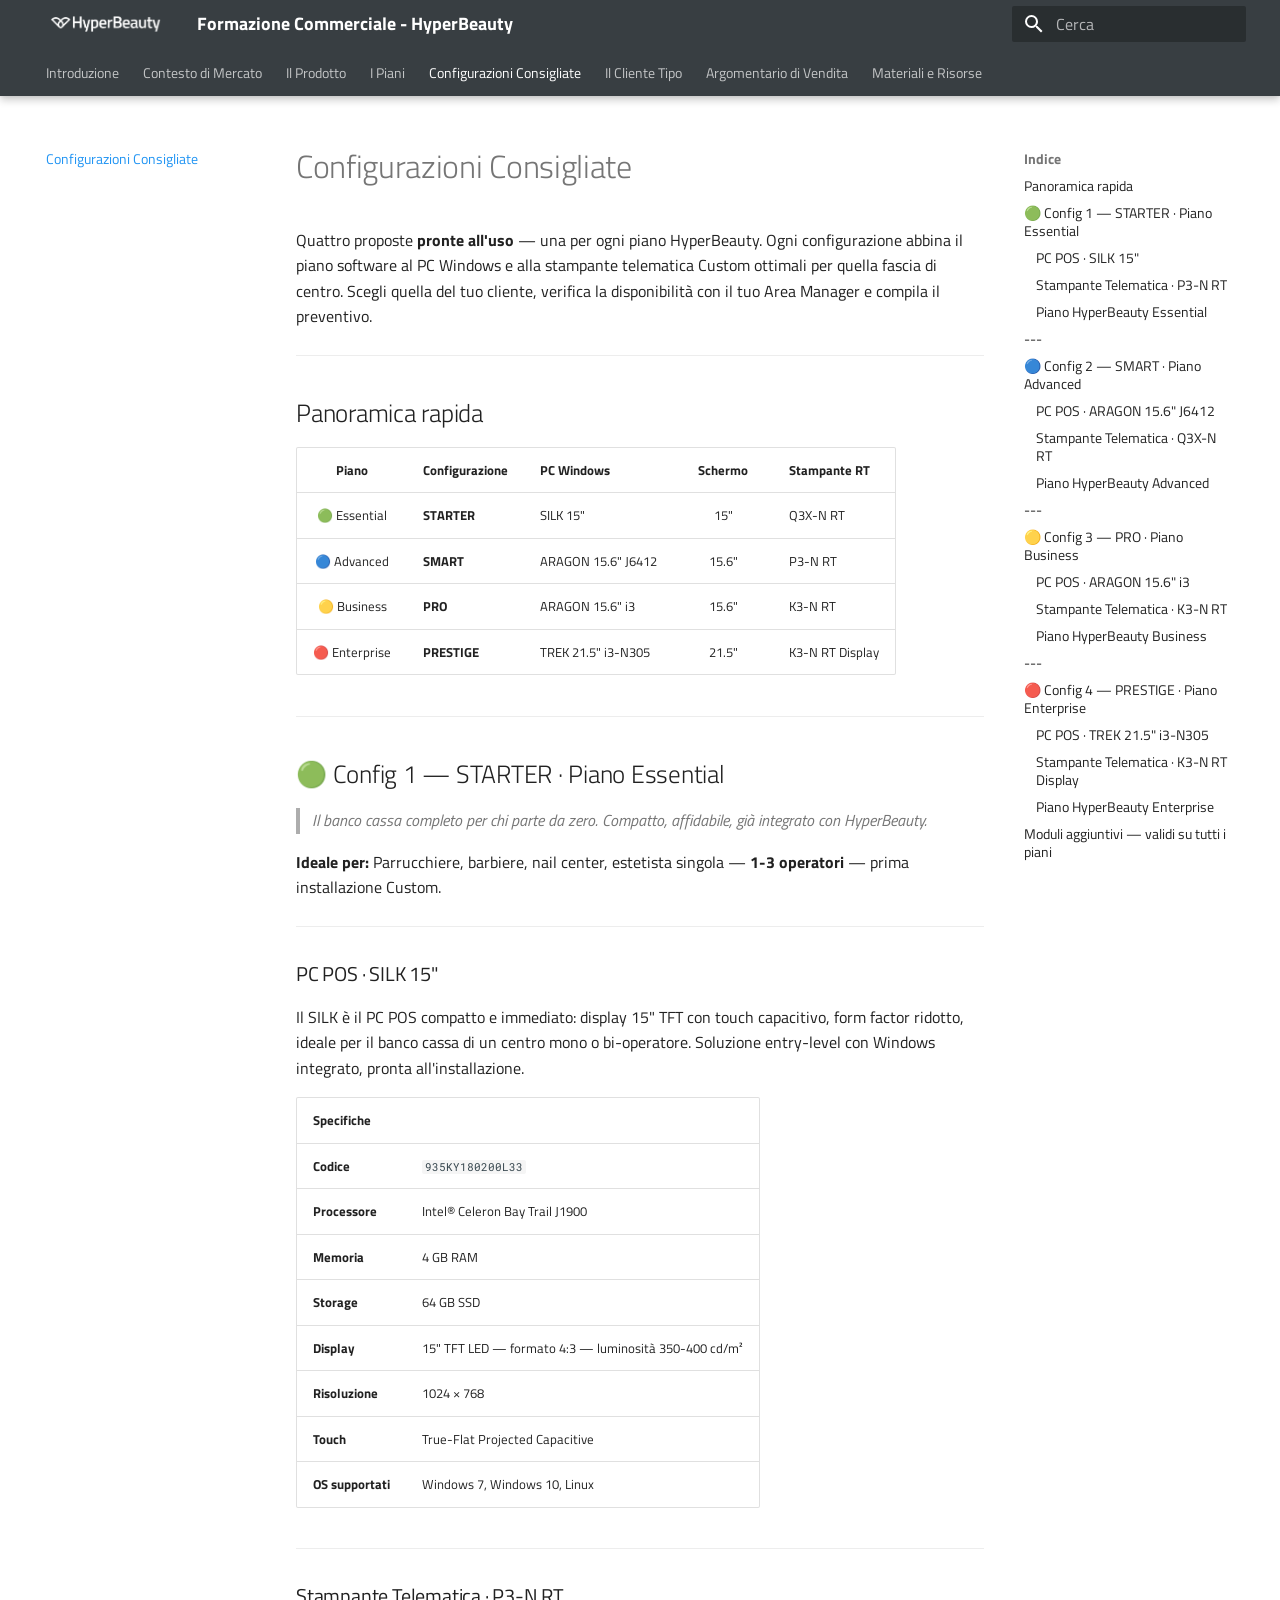
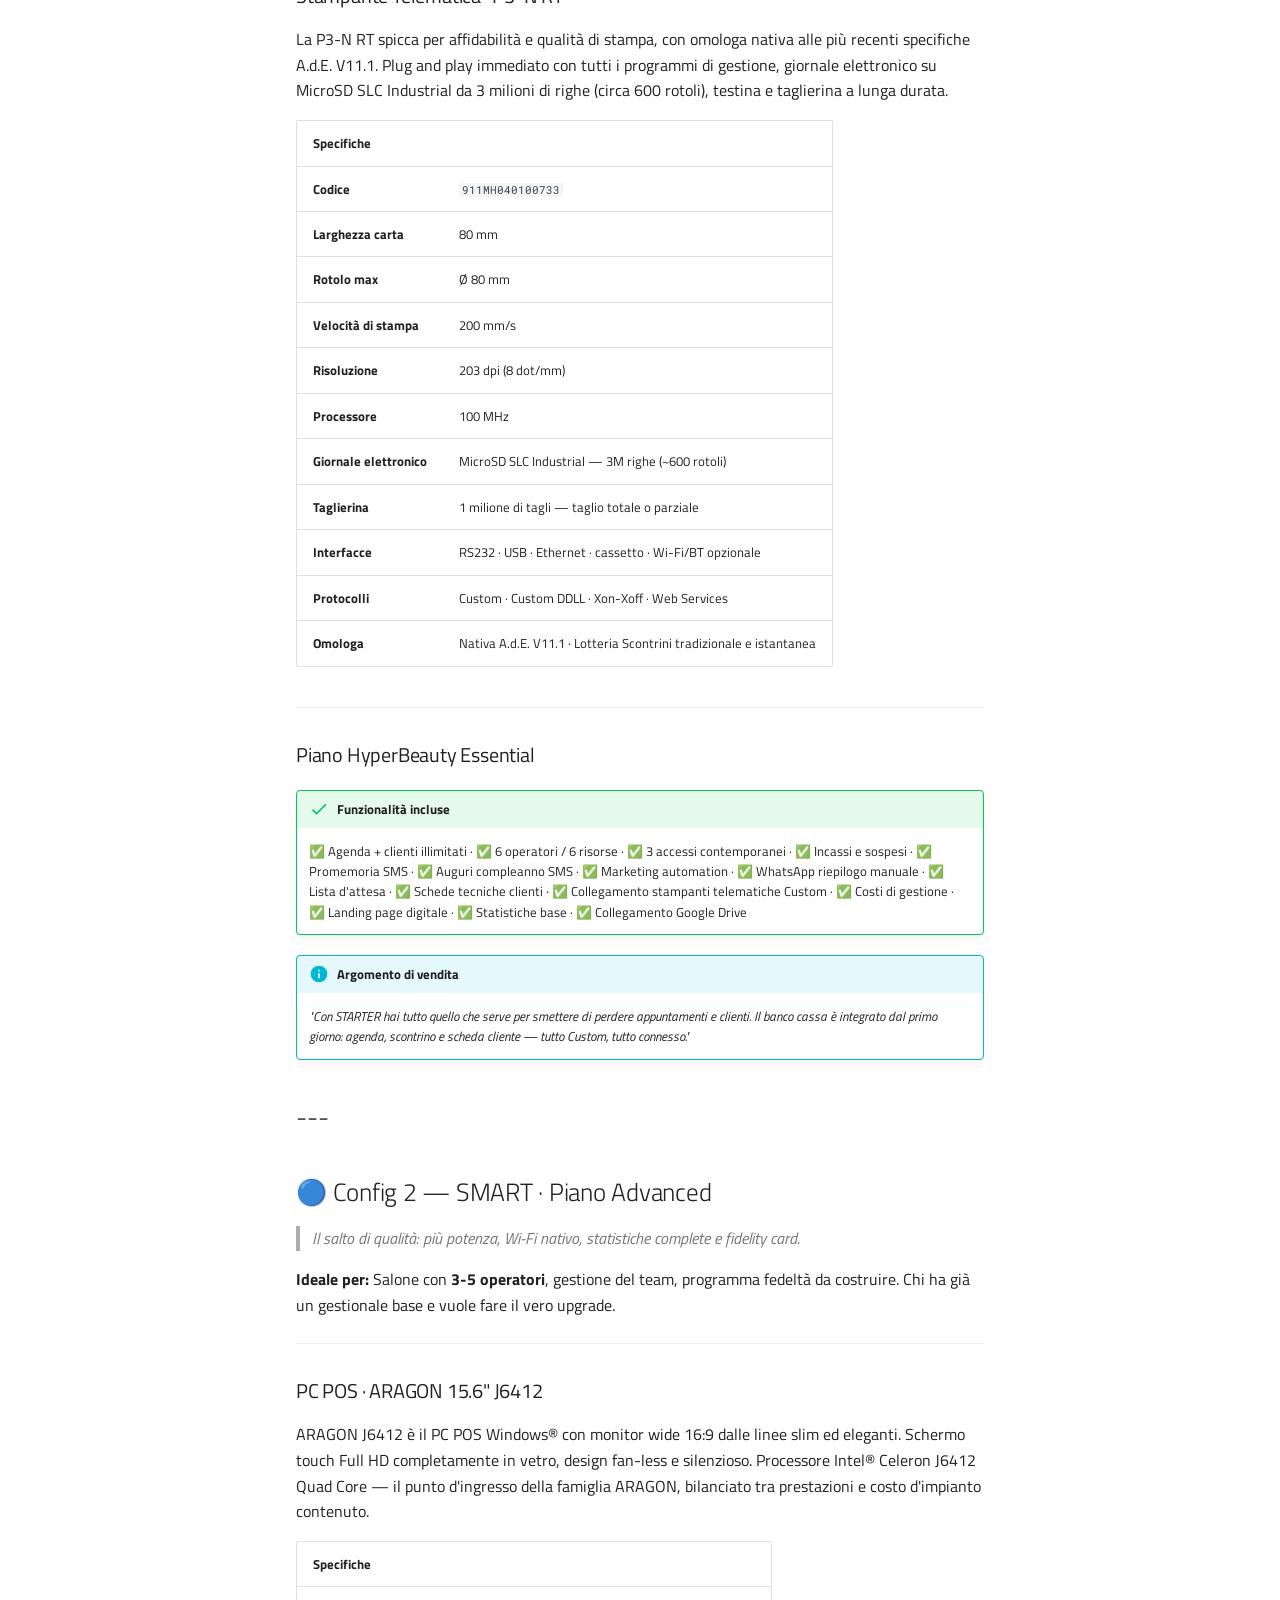
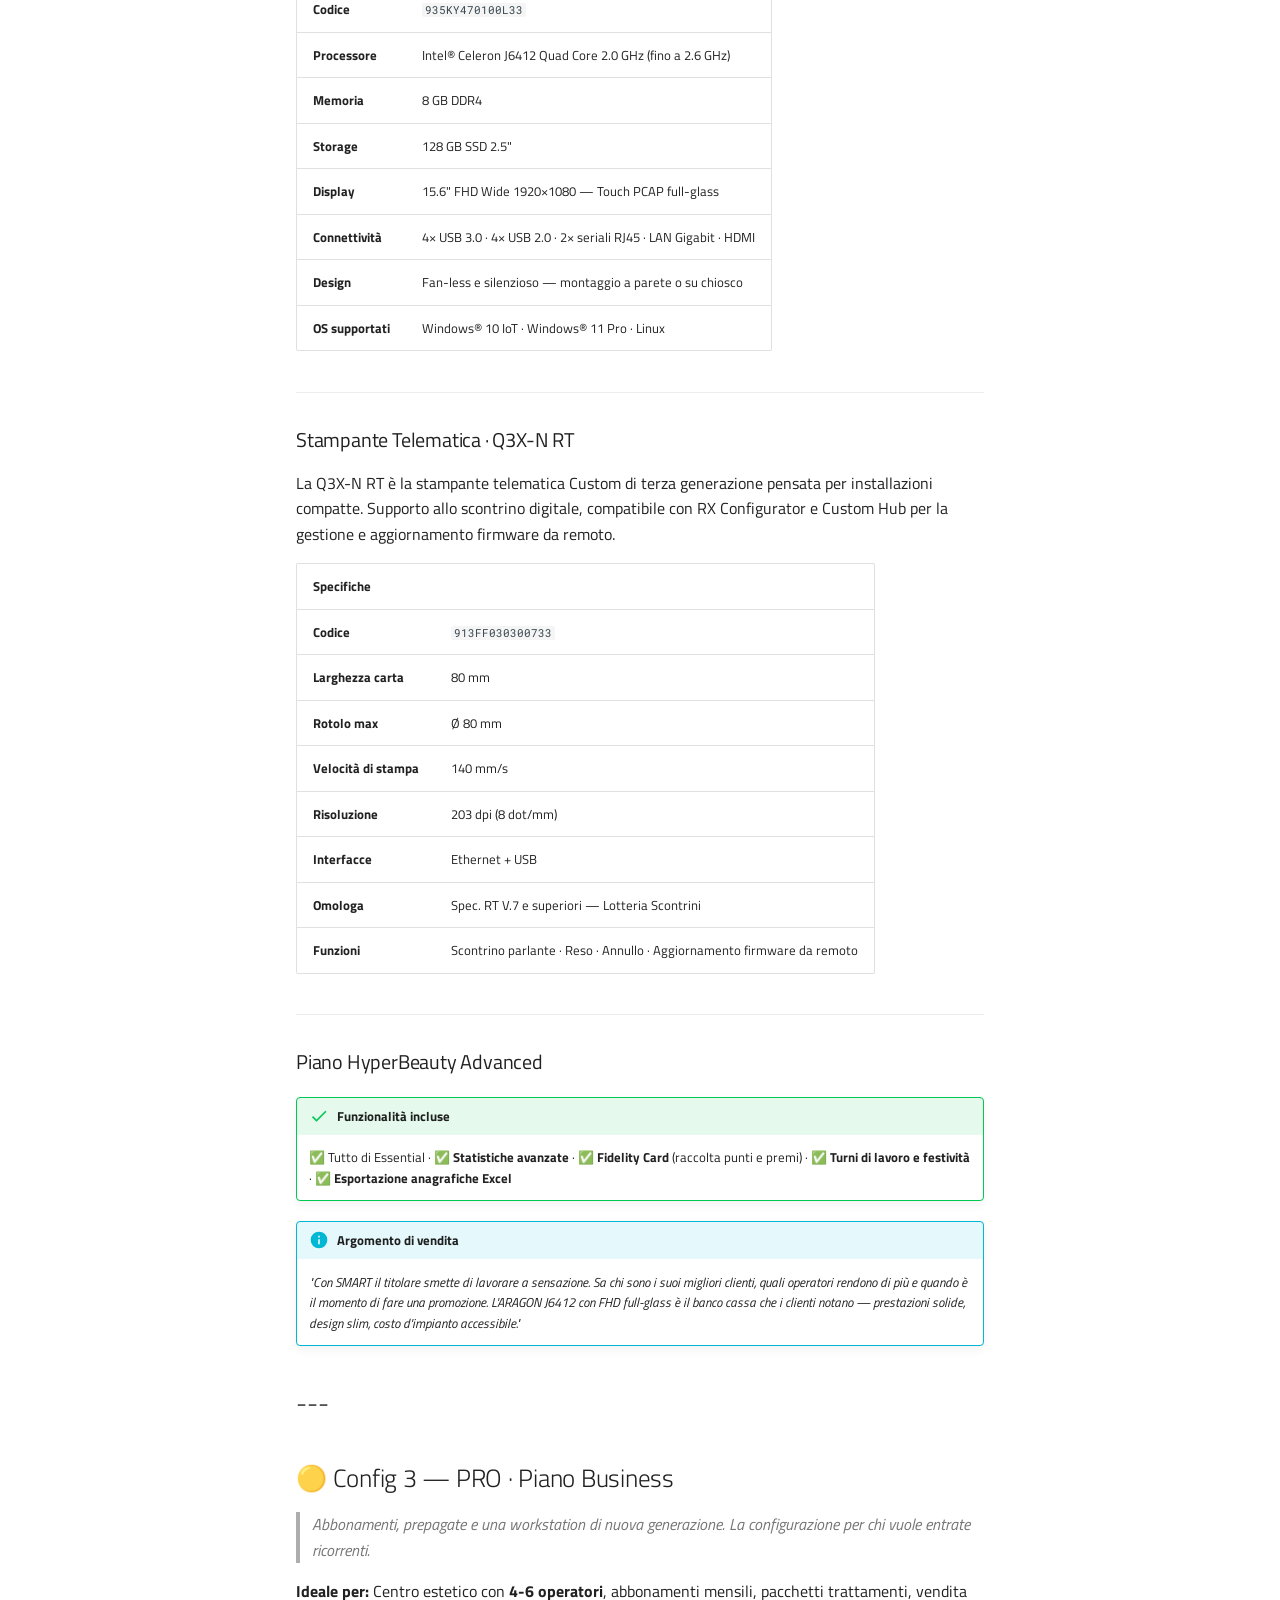
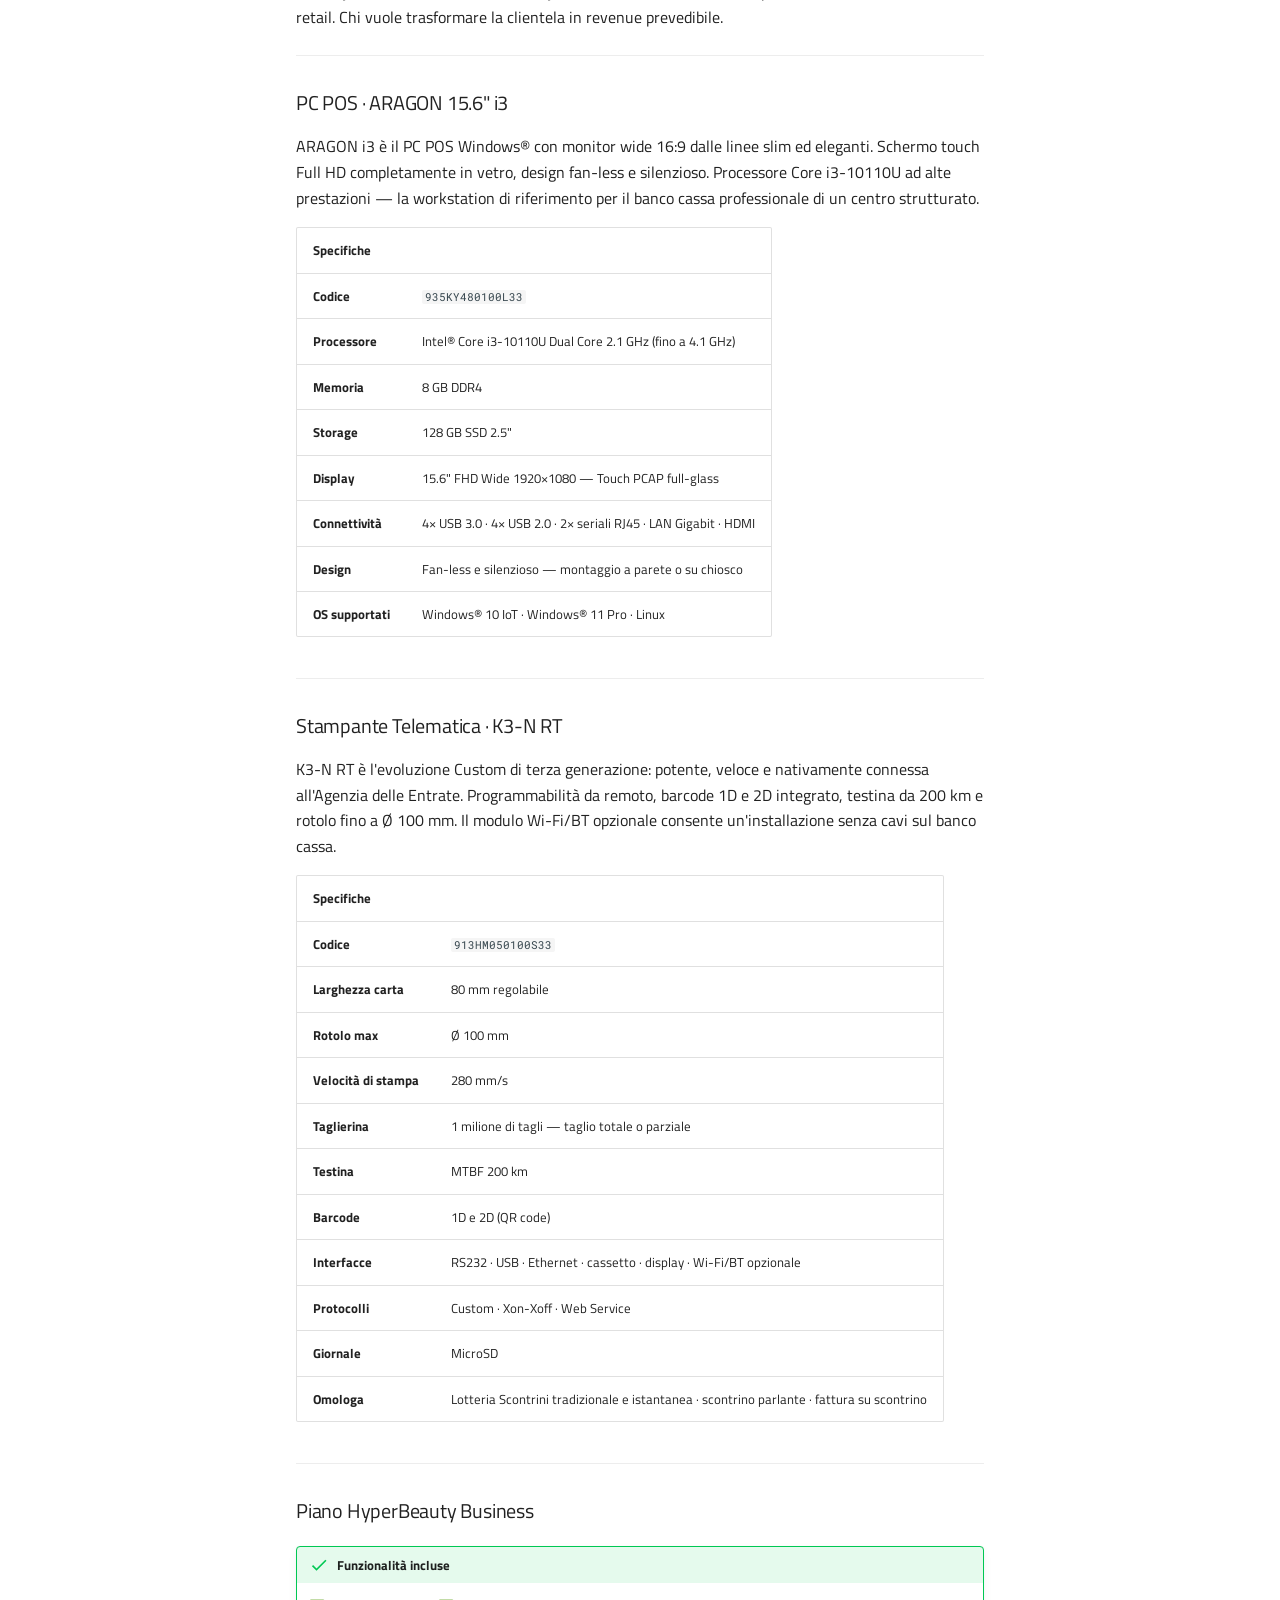
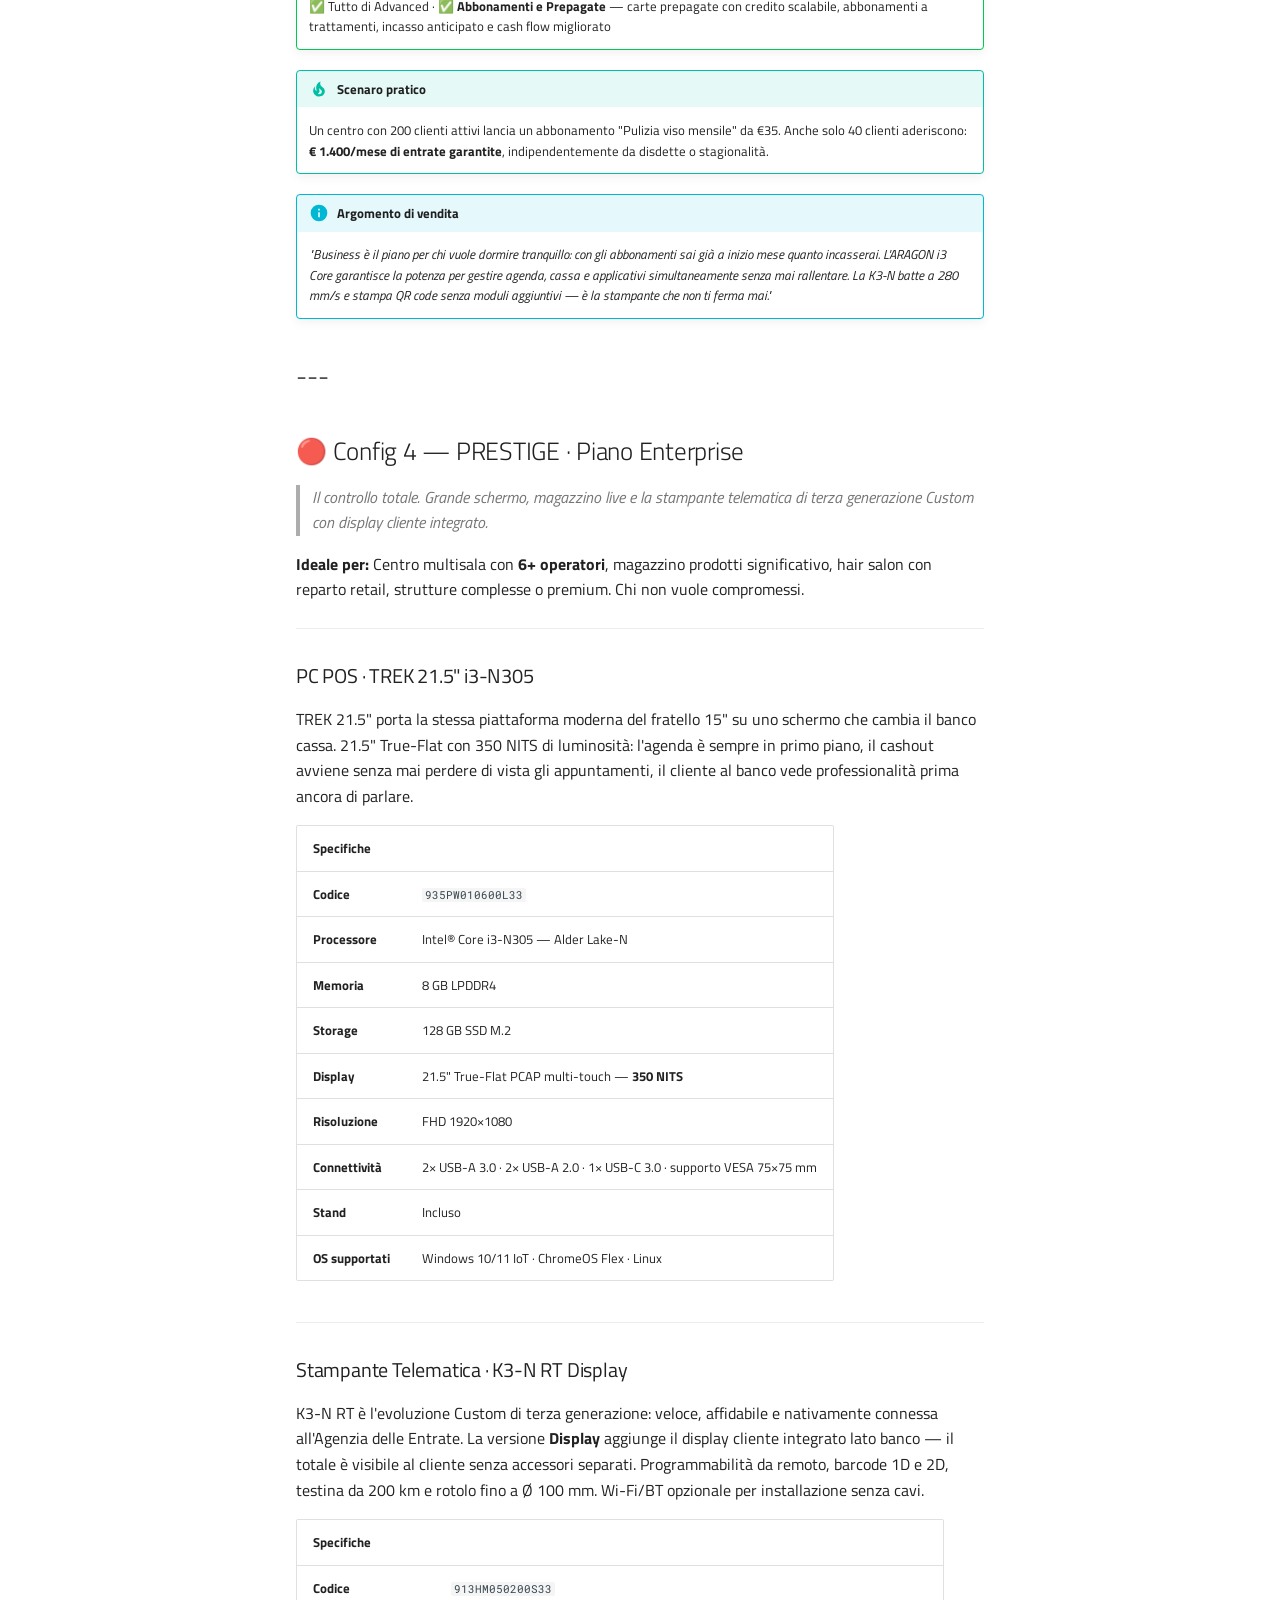
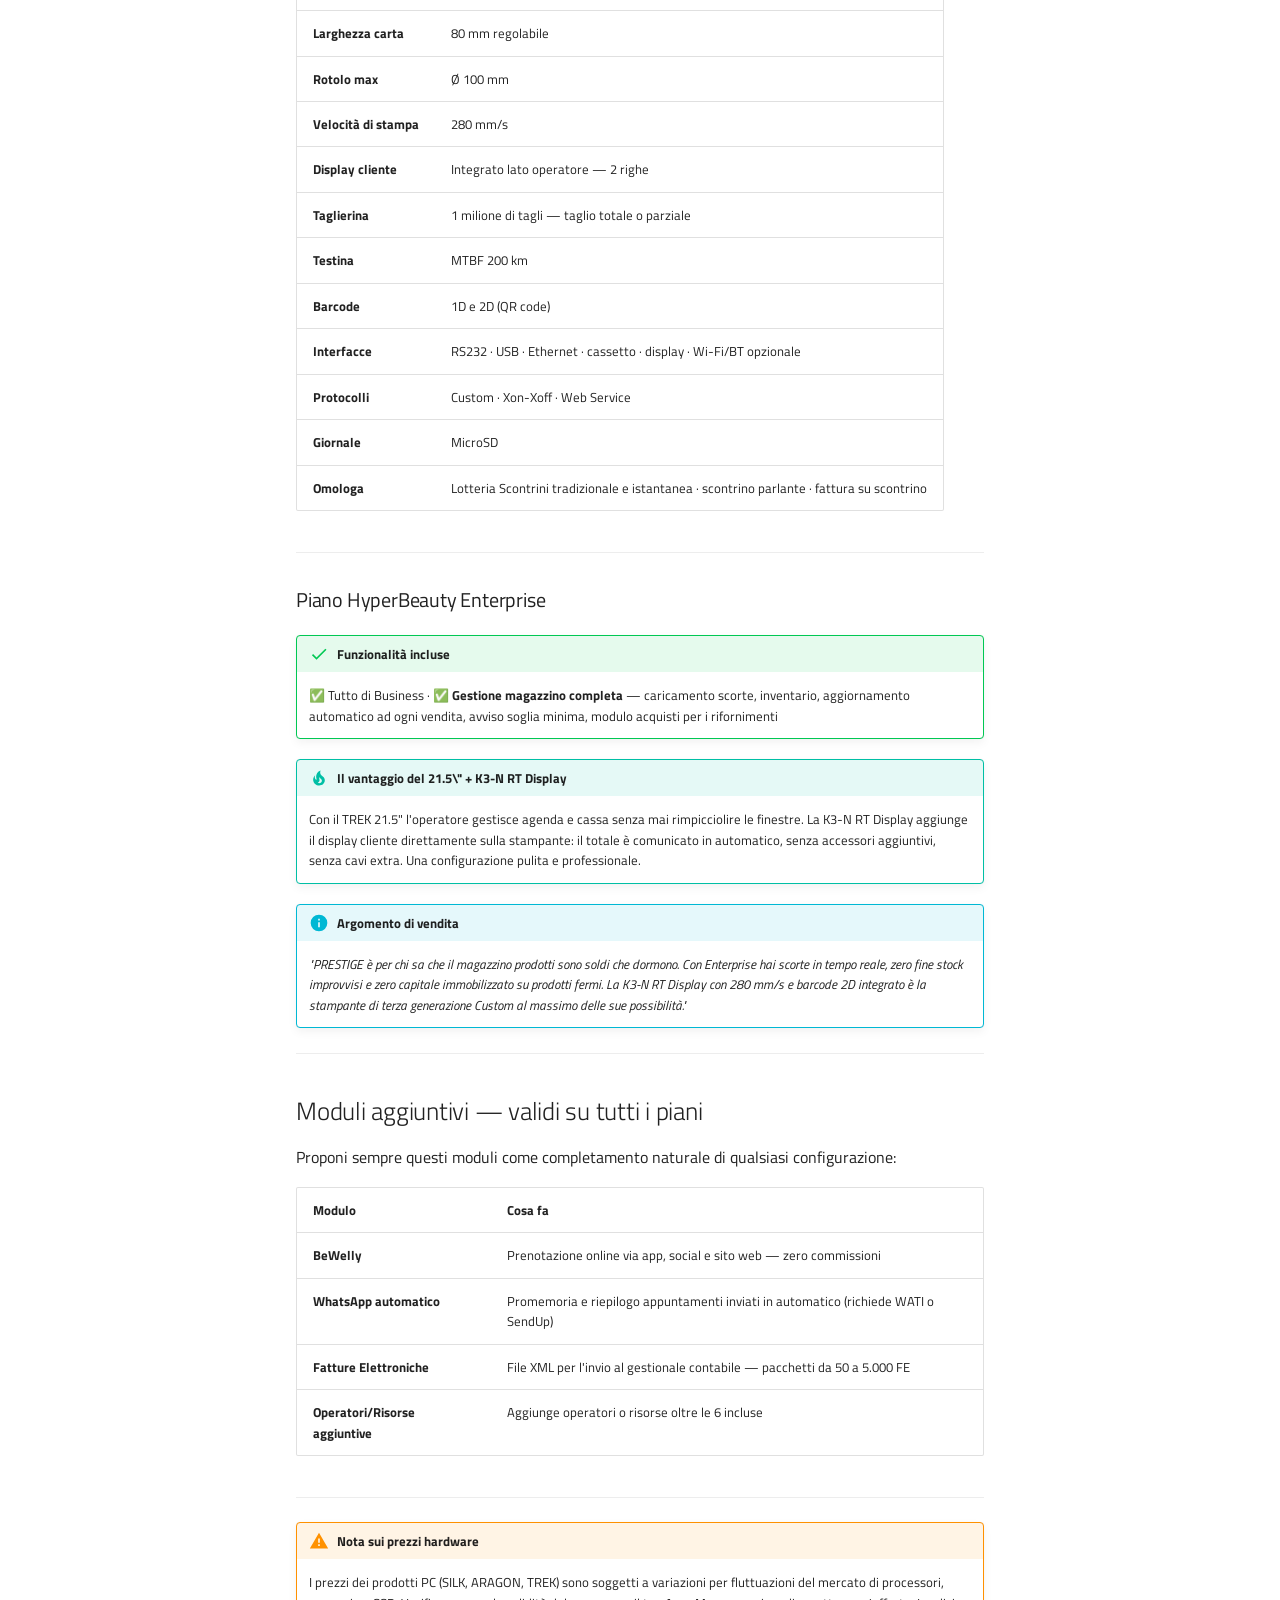
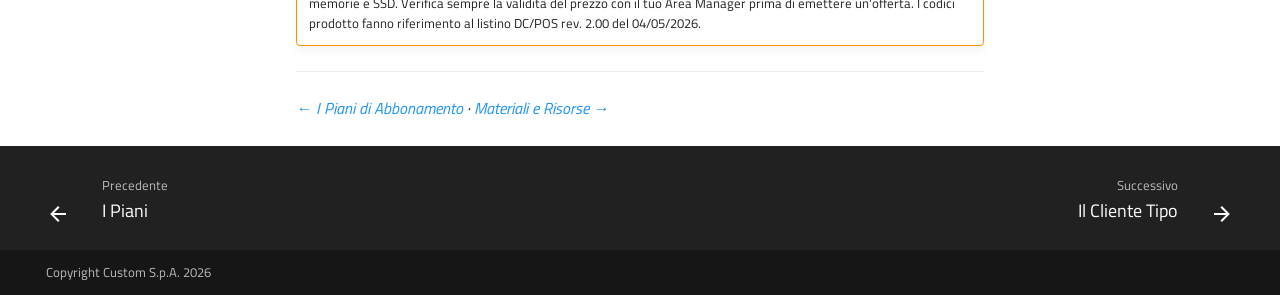
<file: configurazioni-consigliate/index.html>
<!doctype html>
<html lang="it" class="no-js">
  <head>
    
      <meta charset="utf-8">
      <meta name="viewport" content="width=device-width,initial-scale=1">
      
        <meta name="description" content="Corso commerciale per concessionari e installatori HyperBeauty — Custom S.p.A.">
      
      
        <meta name="author" content="Ivan Robuschi">
      
      
        <link rel="canonical" href="https://ivanrobuschi-custom.github.io/hyperbeauty-corso-commerciale/configurazioni-consigliate/">
      
      
        <link rel="prev" href="../piani/">
      
      
        <link rel="next" href="../cliente/">
      
      
        
      
      
      <link rel="icon" href="../assets/icons/favicon.png">
      <meta name="generator" content="mkdocs-1.6.1, mkdocs-material-9.7.7">
    
    
      
        <title>Configurazioni Consigliate HyperBeauty + Hardware Custom - Formazione Commerciale - HyperBeauty</title>
      
    
    
      <link rel="stylesheet" href="../assets/stylesheets/main.ec1eaa64.min.css">
      
        
        <link rel="stylesheet" href="../assets/stylesheets/palette.ab4e12ef.min.css">
      
      


    
    
      
    
    
      
        
        
        <link rel="preconnect" href="https://fonts.gstatic.com" crossorigin>
        <link rel="stylesheet" href="https://fonts.googleapis.com/css?family=Roboto:300,300i,400,400i,700,700i%7CRoboto+Mono:400,400i,700,700i&display=fallback">
        <style>:root{--md-text-font:"Roboto";--md-code-font:"Roboto Mono"}</style>
      
    
    
      <link rel="stylesheet" href="../stylesheets/extra.css">
    
    <script>__md_scope=new URL("..",location),__md_hash=e=>[...e].reduce(((e,_)=>(e<<5)-e+_.charCodeAt(0)),0),__md_get=(e,_=localStorage,t=__md_scope)=>JSON.parse(_.getItem(t.pathname+"."+e)),__md_set=(e,_,t=localStorage,a=__md_scope)=>{try{t.setItem(a.pathname+"."+e,JSON.stringify(_))}catch(e){}}</script>
    
      

    
    
  </head>
  
  
    
    
    
    
    
    <body dir="ltr" data-md-color-scheme="default" data-md-color-primary="blue" data-md-color-accent="blue">
  
    
    <input class="md-toggle" data-md-toggle="drawer" type="checkbox" id="__drawer" autocomplete="off">
    <input class="md-toggle" data-md-toggle="search" type="checkbox" id="__search" autocomplete="off">
    <label class="md-overlay" for="__drawer"></label>
    <div data-md-component="skip">
      
        
        <a href="#configurazioni-consigliate" class="md-skip">
          Vai al contenuto
        </a>
      
    </div>
    <div data-md-component="announce">
      
    </div>
    
    
      

  

<header class="md-header md-header--shadow md-header--lifted" data-md-component="header">
  <nav class="md-header__inner md-grid" aria-label="Intestazione">
    <a href=".." title="Formazione Commerciale - HyperBeauty" class="md-header__button md-logo" aria-label="Formazione Commerciale - HyperBeauty" data-md-component="logo">
      
  <img src="../assets/icons/logo.png" alt="logo">

    </a>
    <label class="md-header__button md-icon" for="__drawer">
      
      <svg xmlns="http://www.w3.org/2000/svg" viewBox="0 0 24 24"><path d="M3 6h18v2H3zm0 5h18v2H3zm0 5h18v2H3z"/></svg>
    </label>
    <div class="md-header__title" data-md-component="header-title">
      <div class="md-header__ellipsis">
        <div class="md-header__topic">
          <span class="md-ellipsis">
            Formazione Commerciale - HyperBeauty
          </span>
        </div>
        <div class="md-header__topic" data-md-component="header-topic">
          <span class="md-ellipsis">
            
              Configurazioni Consigliate HyperBeauty + Hardware Custom
            
          </span>
        </div>
      </div>
    </div>
    
      
    
    
    
    
      
      
        <label class="md-header__button md-icon" for="__search">
          
          <svg xmlns="http://www.w3.org/2000/svg" viewBox="0 0 24 24"><path d="M9.5 3A6.5 6.5 0 0 1 16 9.5c0 1.61-.59 3.09-1.56 4.23l.27.27h.79l5 5-1.5 1.5-5-5v-.79l-.27-.27A6.52 6.52 0 0 1 9.5 16 6.5 6.5 0 0 1 3 9.5 6.5 6.5 0 0 1 9.5 3m0 2C7 5 5 7 5 9.5S7 14 9.5 14 14 12 14 9.5 12 5 9.5 5"/></svg>
        </label>
        <div class="md-search" data-md-component="search" role="dialog">
  <label class="md-search__overlay" for="__search"></label>
  <div class="md-search__inner" role="search">
    <form class="md-search__form" name="search">
      <input type="text" class="md-search__input" name="query" aria-label="Cerca" placeholder="Cerca" autocapitalize="off" autocorrect="off" autocomplete="off" spellcheck="false" data-md-component="search-query" required>
      <label class="md-search__icon md-icon" for="__search">
        
        <svg xmlns="http://www.w3.org/2000/svg" viewBox="0 0 24 24"><path d="M9.5 3A6.5 6.5 0 0 1 16 9.5c0 1.61-.59 3.09-1.56 4.23l.27.27h.79l5 5-1.5 1.5-5-5v-.79l-.27-.27A6.52 6.52 0 0 1 9.5 16 6.5 6.5 0 0 1 3 9.5 6.5 6.5 0 0 1 9.5 3m0 2C7 5 5 7 5 9.5S7 14 9.5 14 14 12 14 9.5 12 5 9.5 5"/></svg>
        
        <svg xmlns="http://www.w3.org/2000/svg" viewBox="0 0 24 24"><path d="M20 11v2H8l5.5 5.5-1.42 1.42L4.16 12l7.92-7.92L13.5 5.5 8 11z"/></svg>
      </label>
      <nav class="md-search__options" aria-label="Cerca">
        
          <a href="javascript:void(0)" class="md-search__icon md-icon" title="Condividi" aria-label="Condividi" data-clipboard data-clipboard-text="" data-md-component="search-share" tabindex="-1">
            
            <svg xmlns="http://www.w3.org/2000/svg" viewBox="0 0 24 24"><path d="M18 16.08c-.76 0-1.44.3-1.96.77L8.91 12.7c.05-.23.09-.46.09-.7s-.04-.47-.09-.7l7.05-4.11c.54.5 1.25.81 2.04.81a3 3 0 0 0 3-3 3 3 0 0 0-3-3 3 3 0 0 0-3 3c0 .24.04.47.09.7L8.04 9.81C7.5 9.31 6.79 9 6 9a3 3 0 0 0-3 3 3 3 0 0 0 3 3c.79 0 1.5-.31 2.04-.81l7.12 4.15c-.05.21-.08.43-.08.66 0 1.61 1.31 2.91 2.92 2.91s2.92-1.3 2.92-2.91A2.92 2.92 0 0 0 18 16.08"/></svg>
          </a>
        
        <button type="reset" class="md-search__icon md-icon" title="Cancella" aria-label="Cancella" tabindex="-1">
          
          <svg xmlns="http://www.w3.org/2000/svg" viewBox="0 0 24 24"><path d="M19 6.41 17.59 5 12 10.59 6.41 5 5 6.41 10.59 12 5 17.59 6.41 19 12 13.41 17.59 19 19 17.59 13.41 12z"/></svg>
        </button>
      </nav>
      
        <div class="md-search__suggest" data-md-component="search-suggest"></div>
      
    </form>
    <div class="md-search__output">
      <div class="md-search__scrollwrap" tabindex="0" data-md-scrollfix>
        <div class="md-search-result" data-md-component="search-result">
          <div class="md-search-result__meta">
            Inizializza la ricerca
          </div>
          <ol class="md-search-result__list" role="presentation"></ol>
        </div>
      </div>
    </div>
  </div>
</div>
      
    
    
  </nav>
  
    
      
<nav class="md-tabs" aria-label="Tabs" data-md-component="tabs">
  <div class="md-grid">
    <ul class="md-tabs__list">
      
        
  
  
  
  
    <li class="md-tabs__item">
      <a href=".." class="md-tabs__link">
        
  
  
    
  
  Introduzione

      </a>
    </li>
  

      
        
  
  
  
  
    <li class="md-tabs__item">
      <a href="../mercato/" class="md-tabs__link">
        
  
  
    
  
  Contesto di Mercato

      </a>
    </li>
  

      
        
  
  
  
  
    <li class="md-tabs__item">
      <a href="../prodotto/" class="md-tabs__link">
        
  
  
    
  
  Il Prodotto

      </a>
    </li>
  

      
        
  
  
  
  
    <li class="md-tabs__item">
      <a href="../piani/" class="md-tabs__link">
        
  
  
    
  
  I Piani

      </a>
    </li>
  

      
        
  
  
  
    
  
  
    <li class="md-tabs__item md-tabs__item--active">
      <a href="./" class="md-tabs__link">
        
  
  
    
  
  Configurazioni Consigliate

      </a>
    </li>
  

      
        
  
  
  
  
    <li class="md-tabs__item">
      <a href="../cliente/" class="md-tabs__link">
        
  
  
    
  
  Il Cliente Tipo

      </a>
    </li>
  

      
        
  
  
  
  
    <li class="md-tabs__item">
      <a href="../argomentario/" class="md-tabs__link">
        
  
  
    
  
  Argomentario di Vendita

      </a>
    </li>
  

      
        
  
  
  
  
    <li class="md-tabs__item">
      <a href="../risorse/" class="md-tabs__link">
        
  
  
    
  
  Materiali e Risorse

      </a>
    </li>
  

      
    </ul>
  </div>
</nav>
    
  
</header>
    
    <div class="md-container" data-md-component="container">
      
      
        
      
      <main class="md-main" data-md-component="main">
        <div class="md-main__inner md-grid">
          
            
              
              <div class="md-sidebar md-sidebar--primary" data-md-component="sidebar" data-md-type="navigation" >
                <div class="md-sidebar__scrollwrap">
                  <div class="md-sidebar__inner">
                    


  


<nav class="md-nav md-nav--primary md-nav--lifted" aria-label="Navigazione" data-md-level="0">
  <label class="md-nav__title" for="__drawer">
    <a href=".." title="Formazione Commerciale - HyperBeauty" class="md-nav__button md-logo" aria-label="Formazione Commerciale - HyperBeauty" data-md-component="logo">
      
  <img src="../assets/icons/logo.png" alt="logo">

    </a>
    Formazione Commerciale - HyperBeauty
  </label>
  
  <ul class="md-nav__list" data-md-scrollfix>
    
      
      
  
  
  
  
    <li class="md-nav__item">
      <a href=".." class="md-nav__link">
        
  
  
  <span class="md-ellipsis">
    
  
    Introduzione
  

    
  </span>
  
  

      </a>
    </li>
  

    
      
      
  
  
  
  
    <li class="md-nav__item">
      <a href="../mercato/" class="md-nav__link">
        
  
  
  <span class="md-ellipsis">
    
  
    Contesto di Mercato
  

    
  </span>
  
  

      </a>
    </li>
  

    
      
      
  
  
  
  
    <li class="md-nav__item">
      <a href="../prodotto/" class="md-nav__link">
        
  
  
  <span class="md-ellipsis">
    
  
    Il Prodotto
  

    
  </span>
  
  

      </a>
    </li>
  

    
      
      
  
  
  
  
    <li class="md-nav__item">
      <a href="../piani/" class="md-nav__link">
        
  
  
  <span class="md-ellipsis">
    
  
    I Piani
  

    
  </span>
  
  

      </a>
    </li>
  

    
      
      
  
  
    
  
  
  
    <li class="md-nav__item md-nav__item--active">
      
      <input class="md-nav__toggle md-toggle" type="checkbox" id="__toc">
      
      
        
      
      
        <label class="md-nav__link md-nav__link--active" for="__toc">
          
  
  
  <span class="md-ellipsis">
    
  
    Configurazioni Consigliate
  

    
  </span>
  
  

          <span class="md-nav__icon md-icon"></span>
        </label>
      
      <a href="./" class="md-nav__link md-nav__link--active">
        
  
  
  <span class="md-ellipsis">
    
  
    Configurazioni Consigliate
  

    
  </span>
  
  

      </a>
      
        

<nav class="md-nav md-nav--secondary" aria-label="Indice">
  
  
  
    
  
  
    <label class="md-nav__title" for="__toc">
      <span class="md-nav__icon md-icon"></span>
      Indice
    </label>
    <ul class="md-nav__list" data-md-component="toc" data-md-scrollfix>
      
        <li class="md-nav__item">
  <a href="#panoramica-rapida" class="md-nav__link">
    <span class="md-ellipsis">
      
        Panoramica rapida
      
    </span>
  </a>
  
</li>
      
        <li class="md-nav__item">
  <a href="#config-1-starter-piano-essential" class="md-nav__link">
    <span class="md-ellipsis">
      
        🟢 Config 1 — STARTER · Piano Essential
      
    </span>
  </a>
  
    <nav class="md-nav" aria-label="🟢 Config 1 — STARTER · Piano Essential">
      <ul class="md-nav__list">
        
          <li class="md-nav__item">
  <a href="#pc-pos-silk-15" class="md-nav__link">
    <span class="md-ellipsis">
      
        PC POS · SILK 15"
      
    </span>
  </a>
  
</li>
        
          <li class="md-nav__item">
  <a href="#stampante-telematica-p3-n-rt" class="md-nav__link">
    <span class="md-ellipsis">
      
        Stampante Telematica · P3-N RT
      
    </span>
  </a>
  
</li>
        
          <li class="md-nav__item">
  <a href="#piano-hyperbeauty-essential" class="md-nav__link">
    <span class="md-ellipsis">
      
        Piano HyperBeauty Essential
      
    </span>
  </a>
  
</li>
        
      </ul>
    </nav>
  
</li>
      
        <li class="md-nav__item">
  <a href="#-" class="md-nav__link">
    <span class="md-ellipsis">
      
        ---
      
    </span>
  </a>
  
</li>
      
        <li class="md-nav__item">
  <a href="#config-2-smart-piano-advanced" class="md-nav__link">
    <span class="md-ellipsis">
      
        🔵 Config 2 — SMART · Piano Advanced
      
    </span>
  </a>
  
    <nav class="md-nav" aria-label="🔵 Config 2 — SMART · Piano Advanced">
      <ul class="md-nav__list">
        
          <li class="md-nav__item">
  <a href="#pc-pos-aragon-156-j6412" class="md-nav__link">
    <span class="md-ellipsis">
      
        PC POS · ARAGON 15.6" J6412
      
    </span>
  </a>
  
</li>
        
          <li class="md-nav__item">
  <a href="#stampante-telematica-q3x-n-rt" class="md-nav__link">
    <span class="md-ellipsis">
      
        Stampante Telematica · Q3X-N RT
      
    </span>
  </a>
  
</li>
        
          <li class="md-nav__item">
  <a href="#piano-hyperbeauty-advanced" class="md-nav__link">
    <span class="md-ellipsis">
      
        Piano HyperBeauty Advanced
      
    </span>
  </a>
  
</li>
        
      </ul>
    </nav>
  
</li>
      
        <li class="md-nav__item">
  <a href="#-_1" class="md-nav__link">
    <span class="md-ellipsis">
      
        ---
      
    </span>
  </a>
  
</li>
      
        <li class="md-nav__item">
  <a href="#config-3-pro-piano-business" class="md-nav__link">
    <span class="md-ellipsis">
      
        🟡 Config 3 — PRO · Piano Business
      
    </span>
  </a>
  
    <nav class="md-nav" aria-label="🟡 Config 3 — PRO · Piano Business">
      <ul class="md-nav__list">
        
          <li class="md-nav__item">
  <a href="#pc-pos-aragon-156-i3" class="md-nav__link">
    <span class="md-ellipsis">
      
        PC POS · ARAGON 15.6" i3
      
    </span>
  </a>
  
</li>
        
          <li class="md-nav__item">
  <a href="#stampante-telematica-k3-n-rt" class="md-nav__link">
    <span class="md-ellipsis">
      
        Stampante Telematica · K3-N RT
      
    </span>
  </a>
  
</li>
        
          <li class="md-nav__item">
  <a href="#piano-hyperbeauty-business" class="md-nav__link">
    <span class="md-ellipsis">
      
        Piano HyperBeauty Business
      
    </span>
  </a>
  
</li>
        
      </ul>
    </nav>
  
</li>
      
        <li class="md-nav__item">
  <a href="#-_2" class="md-nav__link">
    <span class="md-ellipsis">
      
        ---
      
    </span>
  </a>
  
</li>
      
        <li class="md-nav__item">
  <a href="#config-4-prestige-piano-enterprise" class="md-nav__link">
    <span class="md-ellipsis">
      
        🔴 Config 4 — PRESTIGE · Piano Enterprise
      
    </span>
  </a>
  
    <nav class="md-nav" aria-label="🔴 Config 4 — PRESTIGE · Piano Enterprise">
      <ul class="md-nav__list">
        
          <li class="md-nav__item">
  <a href="#pc-pos-trek-215-i3-n305" class="md-nav__link">
    <span class="md-ellipsis">
      
        PC POS · TREK 21.5" i3-N305
      
    </span>
  </a>
  
</li>
        
          <li class="md-nav__item">
  <a href="#stampante-telematica-k3-n-rt-display" class="md-nav__link">
    <span class="md-ellipsis">
      
        Stampante Telematica · K3-N RT Display
      
    </span>
  </a>
  
</li>
        
          <li class="md-nav__item">
  <a href="#piano-hyperbeauty-enterprise" class="md-nav__link">
    <span class="md-ellipsis">
      
        Piano HyperBeauty Enterprise
      
    </span>
  </a>
  
</li>
        
      </ul>
    </nav>
  
</li>
      
        <li class="md-nav__item">
  <a href="#moduli-aggiuntivi-validi-su-tutti-i-piani" class="md-nav__link">
    <span class="md-ellipsis">
      
        Moduli aggiuntivi — validi su tutti i piani
      
    </span>
  </a>
  
</li>
      
    </ul>
  
</nav>
      
    </li>
  

    
      
      
  
  
  
  
    <li class="md-nav__item">
      <a href="../cliente/" class="md-nav__link">
        
  
  
  <span class="md-ellipsis">
    
  
    Il Cliente Tipo
  

    
  </span>
  
  

      </a>
    </li>
  

    
      
      
  
  
  
  
    <li class="md-nav__item">
      <a href="../argomentario/" class="md-nav__link">
        
  
  
  <span class="md-ellipsis">
    
  
    Argomentario di Vendita
  

    
  </span>
  
  

      </a>
    </li>
  

    
      
      
  
  
  
  
    <li class="md-nav__item">
      <a href="../risorse/" class="md-nav__link">
        
  
  
  <span class="md-ellipsis">
    
  
    Materiali e Risorse
  

    
  </span>
  
  

      </a>
    </li>
  

    
  </ul>
</nav>
                  </div>
                </div>
              </div>
            
            
              
              <div class="md-sidebar md-sidebar--secondary" data-md-component="sidebar" data-md-type="toc" >
                <div class="md-sidebar__scrollwrap">
                  <div class="md-sidebar__inner">
                    

<nav class="md-nav md-nav--secondary" aria-label="Indice">
  
  
  
    
  
  
    <label class="md-nav__title" for="__toc">
      <span class="md-nav__icon md-icon"></span>
      Indice
    </label>
    <ul class="md-nav__list" data-md-component="toc" data-md-scrollfix>
      
        <li class="md-nav__item">
  <a href="#panoramica-rapida" class="md-nav__link">
    <span class="md-ellipsis">
      
        Panoramica rapida
      
    </span>
  </a>
  
</li>
      
        <li class="md-nav__item">
  <a href="#config-1-starter-piano-essential" class="md-nav__link">
    <span class="md-ellipsis">
      
        🟢 Config 1 — STARTER · Piano Essential
      
    </span>
  </a>
  
    <nav class="md-nav" aria-label="🟢 Config 1 — STARTER · Piano Essential">
      <ul class="md-nav__list">
        
          <li class="md-nav__item">
  <a href="#pc-pos-silk-15" class="md-nav__link">
    <span class="md-ellipsis">
      
        PC POS · SILK 15"
      
    </span>
  </a>
  
</li>
        
          <li class="md-nav__item">
  <a href="#stampante-telematica-p3-n-rt" class="md-nav__link">
    <span class="md-ellipsis">
      
        Stampante Telematica · P3-N RT
      
    </span>
  </a>
  
</li>
        
          <li class="md-nav__item">
  <a href="#piano-hyperbeauty-essential" class="md-nav__link">
    <span class="md-ellipsis">
      
        Piano HyperBeauty Essential
      
    </span>
  </a>
  
</li>
        
      </ul>
    </nav>
  
</li>
      
        <li class="md-nav__item">
  <a href="#-" class="md-nav__link">
    <span class="md-ellipsis">
      
        ---
      
    </span>
  </a>
  
</li>
      
        <li class="md-nav__item">
  <a href="#config-2-smart-piano-advanced" class="md-nav__link">
    <span class="md-ellipsis">
      
        🔵 Config 2 — SMART · Piano Advanced
      
    </span>
  </a>
  
    <nav class="md-nav" aria-label="🔵 Config 2 — SMART · Piano Advanced">
      <ul class="md-nav__list">
        
          <li class="md-nav__item">
  <a href="#pc-pos-aragon-156-j6412" class="md-nav__link">
    <span class="md-ellipsis">
      
        PC POS · ARAGON 15.6" J6412
      
    </span>
  </a>
  
</li>
        
          <li class="md-nav__item">
  <a href="#stampante-telematica-q3x-n-rt" class="md-nav__link">
    <span class="md-ellipsis">
      
        Stampante Telematica · Q3X-N RT
      
    </span>
  </a>
  
</li>
        
          <li class="md-nav__item">
  <a href="#piano-hyperbeauty-advanced" class="md-nav__link">
    <span class="md-ellipsis">
      
        Piano HyperBeauty Advanced
      
    </span>
  </a>
  
</li>
        
      </ul>
    </nav>
  
</li>
      
        <li class="md-nav__item">
  <a href="#-_1" class="md-nav__link">
    <span class="md-ellipsis">
      
        ---
      
    </span>
  </a>
  
</li>
      
        <li class="md-nav__item">
  <a href="#config-3-pro-piano-business" class="md-nav__link">
    <span class="md-ellipsis">
      
        🟡 Config 3 — PRO · Piano Business
      
    </span>
  </a>
  
    <nav class="md-nav" aria-label="🟡 Config 3 — PRO · Piano Business">
      <ul class="md-nav__list">
        
          <li class="md-nav__item">
  <a href="#pc-pos-aragon-156-i3" class="md-nav__link">
    <span class="md-ellipsis">
      
        PC POS · ARAGON 15.6" i3
      
    </span>
  </a>
  
</li>
        
          <li class="md-nav__item">
  <a href="#stampante-telematica-k3-n-rt" class="md-nav__link">
    <span class="md-ellipsis">
      
        Stampante Telematica · K3-N RT
      
    </span>
  </a>
  
</li>
        
          <li class="md-nav__item">
  <a href="#piano-hyperbeauty-business" class="md-nav__link">
    <span class="md-ellipsis">
      
        Piano HyperBeauty Business
      
    </span>
  </a>
  
</li>
        
      </ul>
    </nav>
  
</li>
      
        <li class="md-nav__item">
  <a href="#-_2" class="md-nav__link">
    <span class="md-ellipsis">
      
        ---
      
    </span>
  </a>
  
</li>
      
        <li class="md-nav__item">
  <a href="#config-4-prestige-piano-enterprise" class="md-nav__link">
    <span class="md-ellipsis">
      
        🔴 Config 4 — PRESTIGE · Piano Enterprise
      
    </span>
  </a>
  
    <nav class="md-nav" aria-label="🔴 Config 4 — PRESTIGE · Piano Enterprise">
      <ul class="md-nav__list">
        
          <li class="md-nav__item">
  <a href="#pc-pos-trek-215-i3-n305" class="md-nav__link">
    <span class="md-ellipsis">
      
        PC POS · TREK 21.5" i3-N305
      
    </span>
  </a>
  
</li>
        
          <li class="md-nav__item">
  <a href="#stampante-telematica-k3-n-rt-display" class="md-nav__link">
    <span class="md-ellipsis">
      
        Stampante Telematica · K3-N RT Display
      
    </span>
  </a>
  
</li>
        
          <li class="md-nav__item">
  <a href="#piano-hyperbeauty-enterprise" class="md-nav__link">
    <span class="md-ellipsis">
      
        Piano HyperBeauty Enterprise
      
    </span>
  </a>
  
</li>
        
      </ul>
    </nav>
  
</li>
      
        <li class="md-nav__item">
  <a href="#moduli-aggiuntivi-validi-su-tutti-i-piani" class="md-nav__link">
    <span class="md-ellipsis">
      
        Moduli aggiuntivi — validi su tutti i piani
      
    </span>
  </a>
  
</li>
      
    </ul>
  
</nav>
                  </div>
                </div>
              </div>
            
          
          
            <div class="md-content" data-md-component="content">
              
                



  


              
              <article class="md-content__inner md-typeset">
                
                  



<h1 id="configurazioni-consigliate">Configurazioni Consigliate</h1>
<p>Quattro proposte <strong>pronte all'uso</strong> — una per ogni piano HyperBeauty. Ogni configurazione abbina il piano software al PC Windows e alla stampante telematica Custom ottimali per quella fascia di centro. Scegli quella del tuo cliente, verifica la disponibilità con il tuo Area Manager e compila il preventivo.</p>
<hr />
<h2 id="panoramica-rapida">Panoramica rapida</h2>
<table>
<thead>
<tr>
<th style="text-align: center;">Piano</th>
<th>Configurazione</th>
<th>PC Windows</th>
<th style="text-align: center;">Schermo</th>
<th>Stampante RT</th>
</tr>
</thead>
<tbody>
<tr>
<td style="text-align: center;">🟢 Essential</td>
<td><strong>STARTER</strong></td>
<td>SILK 15"</td>
<td style="text-align: center;">15"</td>
<td>Q3X-N RT</td>
</tr>
<tr>
<td style="text-align: center;">🔵 Advanced</td>
<td><strong>SMART</strong></td>
<td>ARAGON 15.6" J6412</td>
<td style="text-align: center;">15.6"</td>
<td>P3-N RT</td>
</tr>
<tr>
<td style="text-align: center;">🟡 Business</td>
<td><strong>PRO</strong></td>
<td>ARAGON 15.6" i3</td>
<td style="text-align: center;">15.6"</td>
<td>K3-N RT</td>
</tr>
<tr>
<td style="text-align: center;">🔴 Enterprise</td>
<td><strong>PRESTIGE</strong></td>
<td>TREK 21.5" i3-N305</td>
<td style="text-align: center;">21.5"</td>
<td>K3-N RT Display</td>
</tr>
</tbody>
</table>
<hr />
<h2 id="config-1-starter-piano-essential">🟢 Config 1 — STARTER · Piano Essential</h2>
<blockquote>
<p><em>Il banco cassa completo per chi parte da zero. Compatto, affidabile, già integrato con HyperBeauty.</em></p>
</blockquote>
<p><strong>Ideale per:</strong> Parrucchiere, barbiere, nail center, estetista singola — <strong>1-3 operatori</strong> — prima installazione Custom.</p>
<hr />
<h3 id="pc-pos-silk-15">PC POS · SILK 15"</h3>
<p>Il SILK è il PC POS compatto e immediato: display 15" TFT con touch capacitivo, form factor ridotto, ideale per il banco cassa di un centro mono o bi-operatore. Soluzione entry-level con Windows integrato, pronta all'installazione.</p>
<table>
<thead>
<tr>
<th>Specifiche</th>
<th></th>
</tr>
</thead>
<tbody>
<tr>
<td><strong>Codice</strong></td>
<td><code>935KY180200L33</code></td>
</tr>
<tr>
<td><strong>Processore</strong></td>
<td>Intel® Celeron Bay Trail J1900</td>
</tr>
<tr>
<td><strong>Memoria</strong></td>
<td>4 GB RAM</td>
</tr>
<tr>
<td><strong>Storage</strong></td>
<td>64 GB SSD</td>
</tr>
<tr>
<td><strong>Display</strong></td>
<td>15" TFT LED — formato 4:3 — luminosità 350-400 cd/m²</td>
</tr>
<tr>
<td><strong>Risoluzione</strong></td>
<td>1024 × 768</td>
</tr>
<tr>
<td><strong>Touch</strong></td>
<td>True-Flat Projected Capacitive</td>
</tr>
<tr>
<td><strong>OS supportati</strong></td>
<td>Windows 7, Windows 10, Linux</td>
</tr>
</tbody>
</table>
<hr />
<h3 id="stampante-telematica-p3-n-rt">Stampante Telematica · P3-N RT</h3>
<p>La P3-N RT spicca per affidabilità e qualità di stampa, con omologa nativa alle più recenti specifiche A.d.E. V11.1. Plug and play immediato con tutti i programmi di gestione, giornale elettronico su MicroSD SLC Industrial da 3 milioni di righe (circa 600 rotoli), testina e taglierina a lunga durata.</p>
<table>
<thead>
<tr>
<th>Specifiche</th>
<th></th>
</tr>
</thead>
<tbody>
<tr>
<td><strong>Codice</strong></td>
<td><code>911MH040100733</code></td>
</tr>
<tr>
<td><strong>Larghezza carta</strong></td>
<td>80 mm</td>
</tr>
<tr>
<td><strong>Rotolo max</strong></td>
<td>Ø 80 mm</td>
</tr>
<tr>
<td><strong>Velocità di stampa</strong></td>
<td>200 mm/s</td>
</tr>
<tr>
<td><strong>Risoluzione</strong></td>
<td>203 dpi (8 dot/mm)</td>
</tr>
<tr>
<td><strong>Processore</strong></td>
<td>100 MHz</td>
</tr>
<tr>
<td><strong>Giornale elettronico</strong></td>
<td>MicroSD SLC Industrial — 3M righe (~600 rotoli)</td>
</tr>
<tr>
<td><strong>Taglierina</strong></td>
<td>1 milione di tagli — taglio totale o parziale</td>
</tr>
<tr>
<td><strong>Interfacce</strong></td>
<td>RS232 · USB · Ethernet · cassetto · Wi-Fi/BT opzionale</td>
</tr>
<tr>
<td><strong>Protocolli</strong></td>
<td>Custom · Custom DDLL · Xon-Xoff · Web Services</td>
</tr>
<tr>
<td><strong>Omologa</strong></td>
<td>Nativa A.d.E. V11.1 · Lotteria Scontrini tradizionale e istantanea</td>
</tr>
</tbody>
</table>
<hr />
<h3 id="piano-hyperbeauty-essential">Piano HyperBeauty Essential</h3>
<div class="admonition success">
<p class="admonition-title">Funzionalità incluse</p>
<p>✅ Agenda + clienti illimitati · ✅ 6 operatori / 6 risorse · ✅ 3 accessi contemporanei · ✅ Incassi e sospesi · ✅ Promemoria SMS · ✅ Auguri compleanno SMS · ✅ Marketing automation · ✅ WhatsApp riepilogo manuale · ✅ Lista d'attesa · ✅ Schede tecniche clienti · ✅ Collegamento stampanti telematiche Custom · ✅ Costi di gestione · ✅ Landing page digitale · ✅ Statistiche base · ✅ Collegamento Google Drive</p>
</div>
<div class="admonition info">
<p class="admonition-title">Argomento di vendita</p>
<p><em>"Con STARTER hai tutto quello che serve per smettere di perdere appuntamenti e clienti. Il banco cassa è integrato dal primo giorno: agenda, scontrino e scheda cliente — tutto Custom, tutto connesso."</em></p>
</div>
<h2 id="-">---</h2>
<h2 id="config-2-smart-piano-advanced">🔵 Config 2 — SMART · Piano Advanced</h2>
<blockquote>
<p><em>Il salto di qualità: più potenza, Wi-Fi nativo, statistiche complete e fidelity card.</em></p>
</blockquote>
<p><strong>Ideale per:</strong> Salone con <strong>3-5 operatori</strong>, gestione del team, programma fedeltà da costruire. Chi ha già un gestionale base e vuole fare il vero upgrade.</p>
<hr />
<h3 id="pc-pos-aragon-156-j6412">PC POS · ARAGON 15.6" J6412</h3>
<p>ARAGON J6412 è il PC POS Windows® con monitor wide 16:9 dalle linee slim ed eleganti. Schermo touch Full HD completamente in vetro, design fan-less e silenzioso. Processore Intel® Celeron J6412 Quad Core — il punto d'ingresso della famiglia ARAGON, bilanciato tra prestazioni e costo d'impianto contenuto.</p>
<table>
<thead>
<tr>
<th>Specifiche</th>
<th></th>
</tr>
</thead>
<tbody>
<tr>
<td><strong>Codice</strong></td>
<td><code>935KY470100L33</code></td>
</tr>
<tr>
<td><strong>Processore</strong></td>
<td>Intel® Celeron J6412 Quad Core 2.0 GHz (fino a 2.6 GHz)</td>
</tr>
<tr>
<td><strong>Memoria</strong></td>
<td>8 GB DDR4</td>
</tr>
<tr>
<td><strong>Storage</strong></td>
<td>128 GB SSD 2.5"</td>
</tr>
<tr>
<td><strong>Display</strong></td>
<td>15.6" FHD Wide 1920×1080 — Touch PCAP full-glass</td>
</tr>
<tr>
<td><strong>Connettività</strong></td>
<td>4× USB 3.0 · 4× USB 2.0 · 2× seriali RJ45 · LAN Gigabit · HDMI</td>
</tr>
<tr>
<td><strong>Design</strong></td>
<td>Fan-less e silenzioso — montaggio a parete o su chiosco</td>
</tr>
<tr>
<td><strong>OS supportati</strong></td>
<td>Windows® 10 IoT · Windows® 11 Pro · Linux</td>
</tr>
</tbody>
</table>
<hr />
<h3 id="stampante-telematica-q3x-n-rt">Stampante Telematica · Q3X-N RT</h3>
<p>La Q3X-N RT è la stampante telematica Custom di terza generazione pensata per installazioni compatte. Supporto allo scontrino digitale, compatibile con RX Configurator e Custom Hub per la gestione e aggiornamento firmware da remoto.</p>
<table>
<thead>
<tr>
<th>Specifiche</th>
<th></th>
</tr>
</thead>
<tbody>
<tr>
<td><strong>Codice</strong></td>
<td><code>913FF030300733</code></td>
</tr>
<tr>
<td><strong>Larghezza carta</strong></td>
<td>80 mm</td>
</tr>
<tr>
<td><strong>Rotolo max</strong></td>
<td>Ø 80 mm</td>
</tr>
<tr>
<td><strong>Velocità di stampa</strong></td>
<td>140 mm/s</td>
</tr>
<tr>
<td><strong>Risoluzione</strong></td>
<td>203 dpi (8 dot/mm)</td>
</tr>
<tr>
<td><strong>Interfacce</strong></td>
<td>Ethernet + USB</td>
</tr>
<tr>
<td><strong>Omologa</strong></td>
<td>Spec. RT V.7 e superiori — Lotteria Scontrini</td>
</tr>
<tr>
<td><strong>Funzioni</strong></td>
<td>Scontrino parlante · Reso · Annullo · Aggiornamento firmware da remoto</td>
</tr>
</tbody>
</table>
<hr />
<h3 id="piano-hyperbeauty-advanced">Piano HyperBeauty Advanced</h3>
<div class="admonition success">
<p class="admonition-title">Funzionalità incluse</p>
<p>✅ Tutto di Essential · ✅ <strong>Statistiche avanzate</strong> · ✅ <strong>Fidelity Card</strong> (raccolta punti e premi) · ✅ <strong>Turni di lavoro e festività</strong> · ✅ <strong>Esportazione anagrafiche Excel</strong></p>
</div>
<div class="admonition info">
<p class="admonition-title">Argomento di vendita</p>
<p><em>"Con SMART il titolare smette di lavorare a sensazione. Sa chi sono i suoi migliori clienti, quali operatori rendono di più e quando è il momento di fare una promozione. L'ARAGON J6412 con FHD full-glass è il banco cassa che i clienti notano — prestazioni solide, design slim, costo d'impianto accessibile."</em></p>
</div>
<h2 id="-_1">---</h2>
<h2 id="config-3-pro-piano-business">🟡 Config 3 — PRO · Piano Business</h2>
<blockquote>
<p><em>Abbonamenti, prepagate e una workstation di nuova generazione. La configurazione per chi vuole entrate ricorrenti.</em></p>
</blockquote>
<p><strong>Ideale per:</strong> Centro estetico con <strong>4-6 operatori</strong>, abbonamenti mensili, pacchetti trattamenti, vendita retail. Chi vuole trasformare la clientela in revenue prevedibile.</p>
<hr />
<h3 id="pc-pos-aragon-156-i3">PC POS · ARAGON 15.6" i3</h3>
<p>ARAGON i3 è il PC POS Windows® con monitor wide 16:9 dalle linee slim ed eleganti. Schermo touch Full HD completamente in vetro, design fan-less e silenzioso. Processore Core i3-10110U ad alte prestazioni — la workstation di riferimento per il banco cassa professionale di un centro strutturato.</p>
<table>
<thead>
<tr>
<th>Specifiche</th>
<th></th>
</tr>
</thead>
<tbody>
<tr>
<td><strong>Codice</strong></td>
<td><code>935KY480100L33</code></td>
</tr>
<tr>
<td><strong>Processore</strong></td>
<td>Intel® Core i3-10110U Dual Core 2.1 GHz (fino a 4.1 GHz)</td>
</tr>
<tr>
<td><strong>Memoria</strong></td>
<td>8 GB DDR4</td>
</tr>
<tr>
<td><strong>Storage</strong></td>
<td>128 GB SSD 2.5"</td>
</tr>
<tr>
<td><strong>Display</strong></td>
<td>15.6" FHD Wide 1920×1080 — Touch PCAP full-glass</td>
</tr>
<tr>
<td><strong>Connettività</strong></td>
<td>4× USB 3.0 · 4× USB 2.0 · 2× seriali RJ45 · LAN Gigabit · HDMI</td>
</tr>
<tr>
<td><strong>Design</strong></td>
<td>Fan-less e silenzioso — montaggio a parete o su chiosco</td>
</tr>
<tr>
<td><strong>OS supportati</strong></td>
<td>Windows® 10 IoT · Windows® 11 Pro · Linux</td>
</tr>
</tbody>
</table>
<hr />
<h3 id="stampante-telematica-k3-n-rt">Stampante Telematica · K3-N RT</h3>
<p>K3-N RT è l'evoluzione Custom di terza generazione: potente, veloce e nativamente connessa all'Agenzia delle Entrate. Programmabilità da remoto, barcode 1D e 2D integrato, testina da 200 km e rotolo fino a Ø 100 mm. Il modulo Wi-Fi/BT opzionale consente un'installazione senza cavi sul banco cassa.</p>
<table>
<thead>
<tr>
<th>Specifiche</th>
<th></th>
</tr>
</thead>
<tbody>
<tr>
<td><strong>Codice</strong></td>
<td><code>913HM050100S33</code></td>
</tr>
<tr>
<td><strong>Larghezza carta</strong></td>
<td>80 mm regolabile</td>
</tr>
<tr>
<td><strong>Rotolo max</strong></td>
<td>Ø 100 mm</td>
</tr>
<tr>
<td><strong>Velocità di stampa</strong></td>
<td>280 mm/s</td>
</tr>
<tr>
<td><strong>Taglierina</strong></td>
<td>1 milione di tagli — taglio totale o parziale</td>
</tr>
<tr>
<td><strong>Testina</strong></td>
<td>MTBF 200 km</td>
</tr>
<tr>
<td><strong>Barcode</strong></td>
<td>1D e 2D (QR code)</td>
</tr>
<tr>
<td><strong>Interfacce</strong></td>
<td>RS232 · USB · Ethernet · cassetto · display · Wi-Fi/BT opzionale</td>
</tr>
<tr>
<td><strong>Protocolli</strong></td>
<td>Custom · Xon-Xoff · Web Service</td>
</tr>
<tr>
<td><strong>Giornale</strong></td>
<td>MicroSD</td>
</tr>
<tr>
<td><strong>Omologa</strong></td>
<td>Lotteria Scontrini tradizionale e istantanea · scontrino parlante · fattura su scontrino</td>
</tr>
</tbody>
</table>
<hr />
<h3 id="piano-hyperbeauty-business">Piano HyperBeauty Business</h3>
<div class="admonition success">
<p class="admonition-title">Funzionalità incluse</p>
<p>✅ Tutto di Advanced · ✅ <strong>Abbonamenti e Prepagate</strong> — carte prepagate con credito scalabile, abbonamenti a trattamenti, incasso anticipato e cash flow migliorato</p>
</div>
<div class="admonition tip">
<p class="admonition-title">Scenaro pratico</p>
<p>Un centro con 200 clienti attivi lancia un abbonamento "Pulizia viso mensile" da €35. Anche solo 40 clienti aderiscono: <strong>€ 1.400/mese di entrate garantite</strong>, indipendentemente da disdette o stagionalità.</p>
</div>
<div class="admonition info">
<p class="admonition-title">Argomento di vendita</p>
<p><em>"Business è il piano per chi vuole dormire tranquillo: con gli abbonamenti sai già a inizio mese quanto incasserai. L'ARAGON i3 Core garantisce la potenza per gestire agenda, cassa e applicativi simultaneamente senza mai rallentare. La K3-N batte a 280 mm/s e stampa QR code senza moduli aggiuntivi — è la stampante che non ti ferma mai."</em></p>
</div>
<h2 id="-_2">---</h2>
<h2 id="config-4-prestige-piano-enterprise">🔴 Config 4 — PRESTIGE · Piano Enterprise</h2>
<blockquote>
<p><em>Il controllo totale. Grande schermo, magazzino live e la stampante telematica di terza generazione Custom con display cliente integrato.</em></p>
</blockquote>
<p><strong>Ideale per:</strong> Centro multisala con <strong>6+ operatori</strong>, magazzino prodotti significativo, hair salon con reparto retail, strutture complesse o premium. Chi non vuole compromessi.</p>
<hr />
<h3 id="pc-pos-trek-215-i3-n305">PC POS · TREK 21.5" i3-N305</h3>
<p>TREK 21.5" porta la stessa piattaforma moderna del fratello 15" su uno schermo che cambia il banco cassa. 21.5" True-Flat con 350 NITS di luminosità: l'agenda è sempre in primo piano, il cashout avviene senza mai perdere di vista gli appuntamenti, il cliente al banco vede professionalità prima ancora di parlare.</p>
<table>
<thead>
<tr>
<th>Specifiche</th>
<th></th>
</tr>
</thead>
<tbody>
<tr>
<td><strong>Codice</strong></td>
<td><code>935PW010600L33</code></td>
</tr>
<tr>
<td><strong>Processore</strong></td>
<td>Intel® Core i3-N305 — Alder Lake-N</td>
</tr>
<tr>
<td><strong>Memoria</strong></td>
<td>8 GB LPDDR4</td>
</tr>
<tr>
<td><strong>Storage</strong></td>
<td>128 GB SSD M.2</td>
</tr>
<tr>
<td><strong>Display</strong></td>
<td>21.5" True-Flat PCAP multi-touch — <strong>350 NITS</strong></td>
</tr>
<tr>
<td><strong>Risoluzione</strong></td>
<td>FHD 1920×1080</td>
</tr>
<tr>
<td><strong>Connettività</strong></td>
<td>2× USB-A 3.0 · 2× USB-A 2.0 · 1× USB-C 3.0 · supporto VESA 75×75 mm</td>
</tr>
<tr>
<td><strong>Stand</strong></td>
<td>Incluso</td>
</tr>
<tr>
<td><strong>OS supportati</strong></td>
<td>Windows 10/11 IoT · ChromeOS Flex · Linux</td>
</tr>
</tbody>
</table>
<hr />
<h3 id="stampante-telematica-k3-n-rt-display">Stampante Telematica · K3-N RT Display</h3>
<p>K3-N RT è l'evoluzione Custom di terza generazione: veloce, affidabile e nativamente connessa all'Agenzia delle Entrate. La versione <strong>Display</strong> aggiunge il display cliente integrato lato banco — il totale è visibile al cliente senza accessori separati. Programmabilità da remoto, barcode 1D e 2D, testina da 200 km e rotolo fino a Ø 100 mm. Wi-Fi/BT opzionale per installazione senza cavi.</p>
<table>
<thead>
<tr>
<th>Specifiche</th>
<th></th>
</tr>
</thead>
<tbody>
<tr>
<td><strong>Codice</strong></td>
<td><code>913HM050200S33</code></td>
</tr>
<tr>
<td><strong>Larghezza carta</strong></td>
<td>80 mm regolabile</td>
</tr>
<tr>
<td><strong>Rotolo max</strong></td>
<td>Ø 100 mm</td>
</tr>
<tr>
<td><strong>Velocità di stampa</strong></td>
<td>280 mm/s</td>
</tr>
<tr>
<td><strong>Display cliente</strong></td>
<td>Integrato lato operatore — 2 righe</td>
</tr>
<tr>
<td><strong>Taglierina</strong></td>
<td>1 milione di tagli — taglio totale o parziale</td>
</tr>
<tr>
<td><strong>Testina</strong></td>
<td>MTBF 200 km</td>
</tr>
<tr>
<td><strong>Barcode</strong></td>
<td>1D e 2D (QR code)</td>
</tr>
<tr>
<td><strong>Interfacce</strong></td>
<td>RS232 · USB · Ethernet · cassetto · display · Wi-Fi/BT opzionale</td>
</tr>
<tr>
<td><strong>Protocolli</strong></td>
<td>Custom · Xon-Xoff · Web Service</td>
</tr>
<tr>
<td><strong>Giornale</strong></td>
<td>MicroSD</td>
</tr>
<tr>
<td><strong>Omologa</strong></td>
<td>Lotteria Scontrini tradizionale e istantanea · scontrino parlante · fattura su scontrino</td>
</tr>
</tbody>
</table>
<hr />
<h3 id="piano-hyperbeauty-enterprise">Piano HyperBeauty Enterprise</h3>
<div class="admonition success">
<p class="admonition-title">Funzionalità incluse</p>
<p>✅ Tutto di Business · ✅ <strong>Gestione magazzino completa</strong> — caricamento scorte, inventario, aggiornamento automatico ad ogni vendita, avviso soglia minima, modulo acquisti per i rifornimenti</p>
</div>
<div class="admonition tip">
<p class="admonition-title">Il vantaggio del 21.5\" + K3-N RT Display</p>
<p>Con il TREK 21.5" l'operatore gestisce agenda e cassa senza mai rimpicciolire le finestre. La K3-N RT Display aggiunge il display cliente direttamente sulla stampante: il totale è comunicato in automatico, senza accessori aggiuntivi, senza cavi extra. Una configurazione pulita e professionale.</p>
</div>
<div class="admonition info">
<p class="admonition-title">Argomento di vendita</p>
<p><em>"PRESTIGE è per chi sa che il magazzino prodotti sono soldi che dormono. Con Enterprise hai scorte in tempo reale, zero fine stock improvvisi e zero capitale immobilizzato su prodotti fermi. La K3-N RT Display con 280 mm/s e barcode 2D integrato è la stampante di terza generazione Custom al massimo delle sue possibilità."</em></p>
</div>
<hr />
<h2 id="moduli-aggiuntivi-validi-su-tutti-i-piani">Moduli aggiuntivi — validi su tutti i piani</h2>
<p>Proponi sempre questi moduli come completamento naturale di qualsiasi configurazione:</p>
<table>
<thead>
<tr>
<th>Modulo</th>
<th>Cosa fa</th>
</tr>
</thead>
<tbody>
<tr>
<td><strong>BeWelly</strong></td>
<td>Prenotazione online via app, social e sito web — zero commissioni</td>
</tr>
<tr>
<td><strong>WhatsApp automatico</strong></td>
<td>Promemoria e riepilogo appuntamenti inviati in automatico (richiede WATI o SendUp)</td>
</tr>
<tr>
<td><strong>Fatture Elettroniche</strong></td>
<td>File XML per l'invio al gestionale contabile — pacchetti da 50 a 5.000 FE</td>
</tr>
<tr>
<td><strong>Operatori/Risorse aggiuntive</strong></td>
<td>Aggiunge operatori o risorse oltre le 6 incluse</td>
</tr>
</tbody>
</table>
<hr />
<div class="admonition warning">
<p class="admonition-title">Nota sui prezzi hardware</p>
<p>I prezzi dei prodotti PC (SILK, ARAGON, TREK) sono soggetti a variazioni per fluttuazioni del mercato di processori, memorie e SSD. Verifica sempre la validità del prezzo con il tuo Area Manager prima di emettere un'offerta. I codici prodotto fanno riferimento al listino DC/POS rev. 2.00 del 04/05/2026.</p>
</div>
<hr />
<p><em><a href="../piani/">← I Piani di Abbonamento</a> · <a href="../risorse/">Materiali e Risorse →</a></em></p>







  
  






                
              </article>
            </div>
          
          
<script>var target=document.getElementById(location.hash.slice(1));target&&target.name&&(target.checked=target.name.startsWith("__tabbed_"))</script>
        </div>
        
          <button type="button" class="md-top md-icon" data-md-component="top" hidden>
  
  <svg xmlns="http://www.w3.org/2000/svg" viewBox="0 0 24 24"><path d="M13 20h-2V8l-5.5 5.5-1.42-1.42L12 4.16l7.92 7.92-1.42 1.42L13 8z"/></svg>
  Torna su
</button>
        
      </main>
      
        <footer class="md-footer">
  
    
      
      <nav class="md-footer__inner md-grid" aria-label="Piede" >
        
          
          <a href="../piani/" class="md-footer__link md-footer__link--prev" aria-label="Precedente: I Piani">
            <div class="md-footer__button md-icon">
              
              <svg xmlns="http://www.w3.org/2000/svg" viewBox="0 0 24 24"><path d="M20 11v2H8l5.5 5.5-1.42 1.42L4.16 12l7.92-7.92L13.5 5.5 8 11z"/></svg>
            </div>
            <div class="md-footer__title">
              <span class="md-footer__direction">
                Precedente
              </span>
              <div class="md-ellipsis">
                I Piani
              </div>
            </div>
          </a>
        
        
          
          <a href="../cliente/" class="md-footer__link md-footer__link--next" aria-label="Successivo: Il Cliente Tipo">
            <div class="md-footer__title">
              <span class="md-footer__direction">
                Successivo
              </span>
              <div class="md-ellipsis">
                Il Cliente Tipo
              </div>
            </div>
            <div class="md-footer__button md-icon">
              
              <svg xmlns="http://www.w3.org/2000/svg" viewBox="0 0 24 24"><path d="M4 11v2h12l-5.5 5.5 1.42 1.42L19.84 12l-7.92-7.92L10.5 5.5 16 11z"/></svg>
            </div>
          </a>
        
      </nav>
    
  
  <div class="md-footer-meta md-typeset">
    <div class="md-footer-meta__inner md-grid">
      <div class="md-copyright">
  
    <div class="md-copyright__highlight">
      Copyright Custom S.p.A. 2026
    </div>
  
  
</div>
      
    </div>
  </div>
</footer>
      
    </div>
    <div class="md-dialog" data-md-component="dialog">
      <div class="md-dialog__inner md-typeset"></div>
    </div>
    
      <div class="md-progress" data-md-component="progress" role="progressbar"></div>
    
    
    
      
      
      <script id="__config" type="application/json">{"annotate": null, "base": "..", "features": ["navigation.instant", "navigation.instant.prefetch", "navigation.instant.progress", "navigation.tracking", "navigation.tabs", "navigation.tabs.sticky", "navigation.path", "navigation.sections", "navigation.prune", "navigation.indexes", "navigation.top", "navigation.footer", "search.suggest", "search.highlight", "search.share"], "search": "../assets/javascripts/workers/search.2c215733.min.js", "tags": null, "translations": {"clipboard.copied": "Copiato", "clipboard.copy": "Copia", "search.result.more.one": "1 altro in questa pagina", "search.result.more.other": "# altri in questa pagina", "search.result.none": "Nessun documento trovato", "search.result.one": "1 documento trovato", "search.result.other": "# documenti trovati", "search.result.placeholder": "Scrivi per iniziare a cercare", "search.result.term.missing": "Non presente", "select.version": "Seleziona la versione"}, "version": null}</script>
    
    
      <script src="../assets/javascripts/bundle.d7400e89.min.js"></script>
      
    
  </body>
</html>
</file>
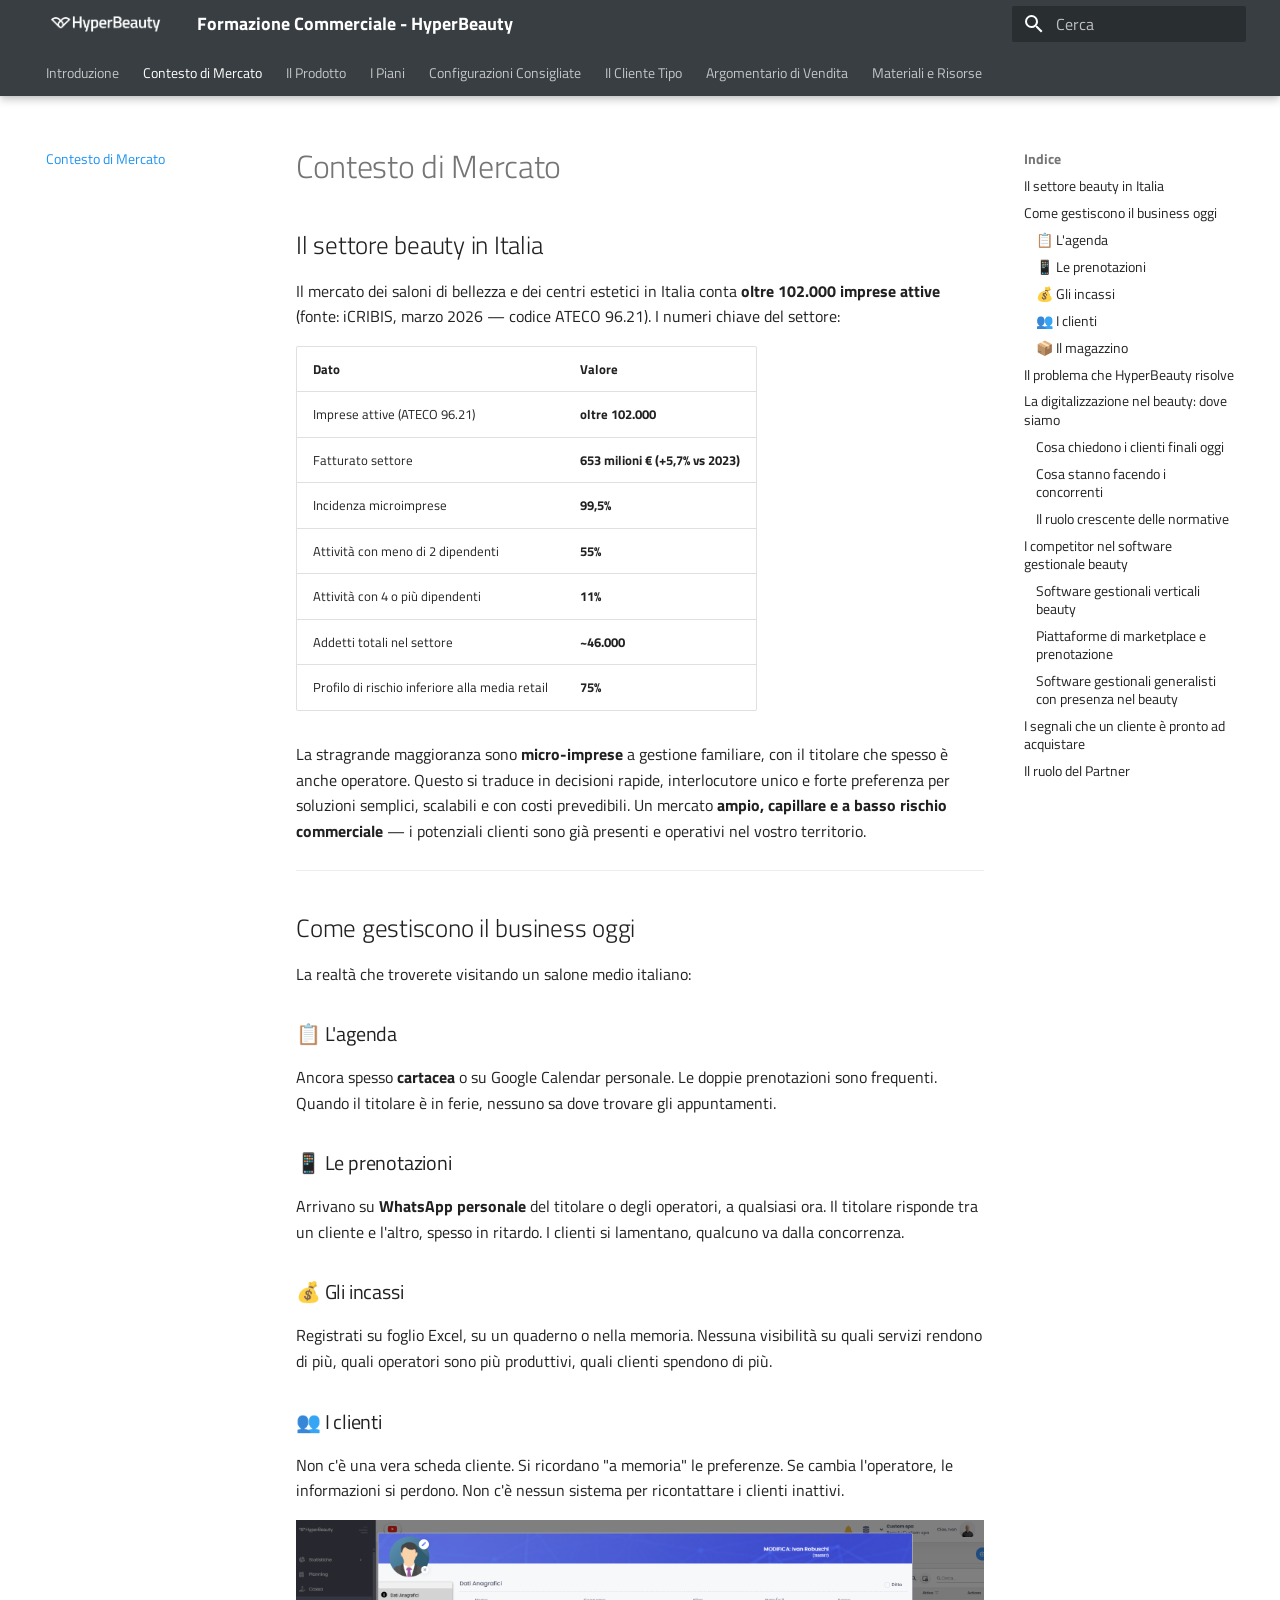
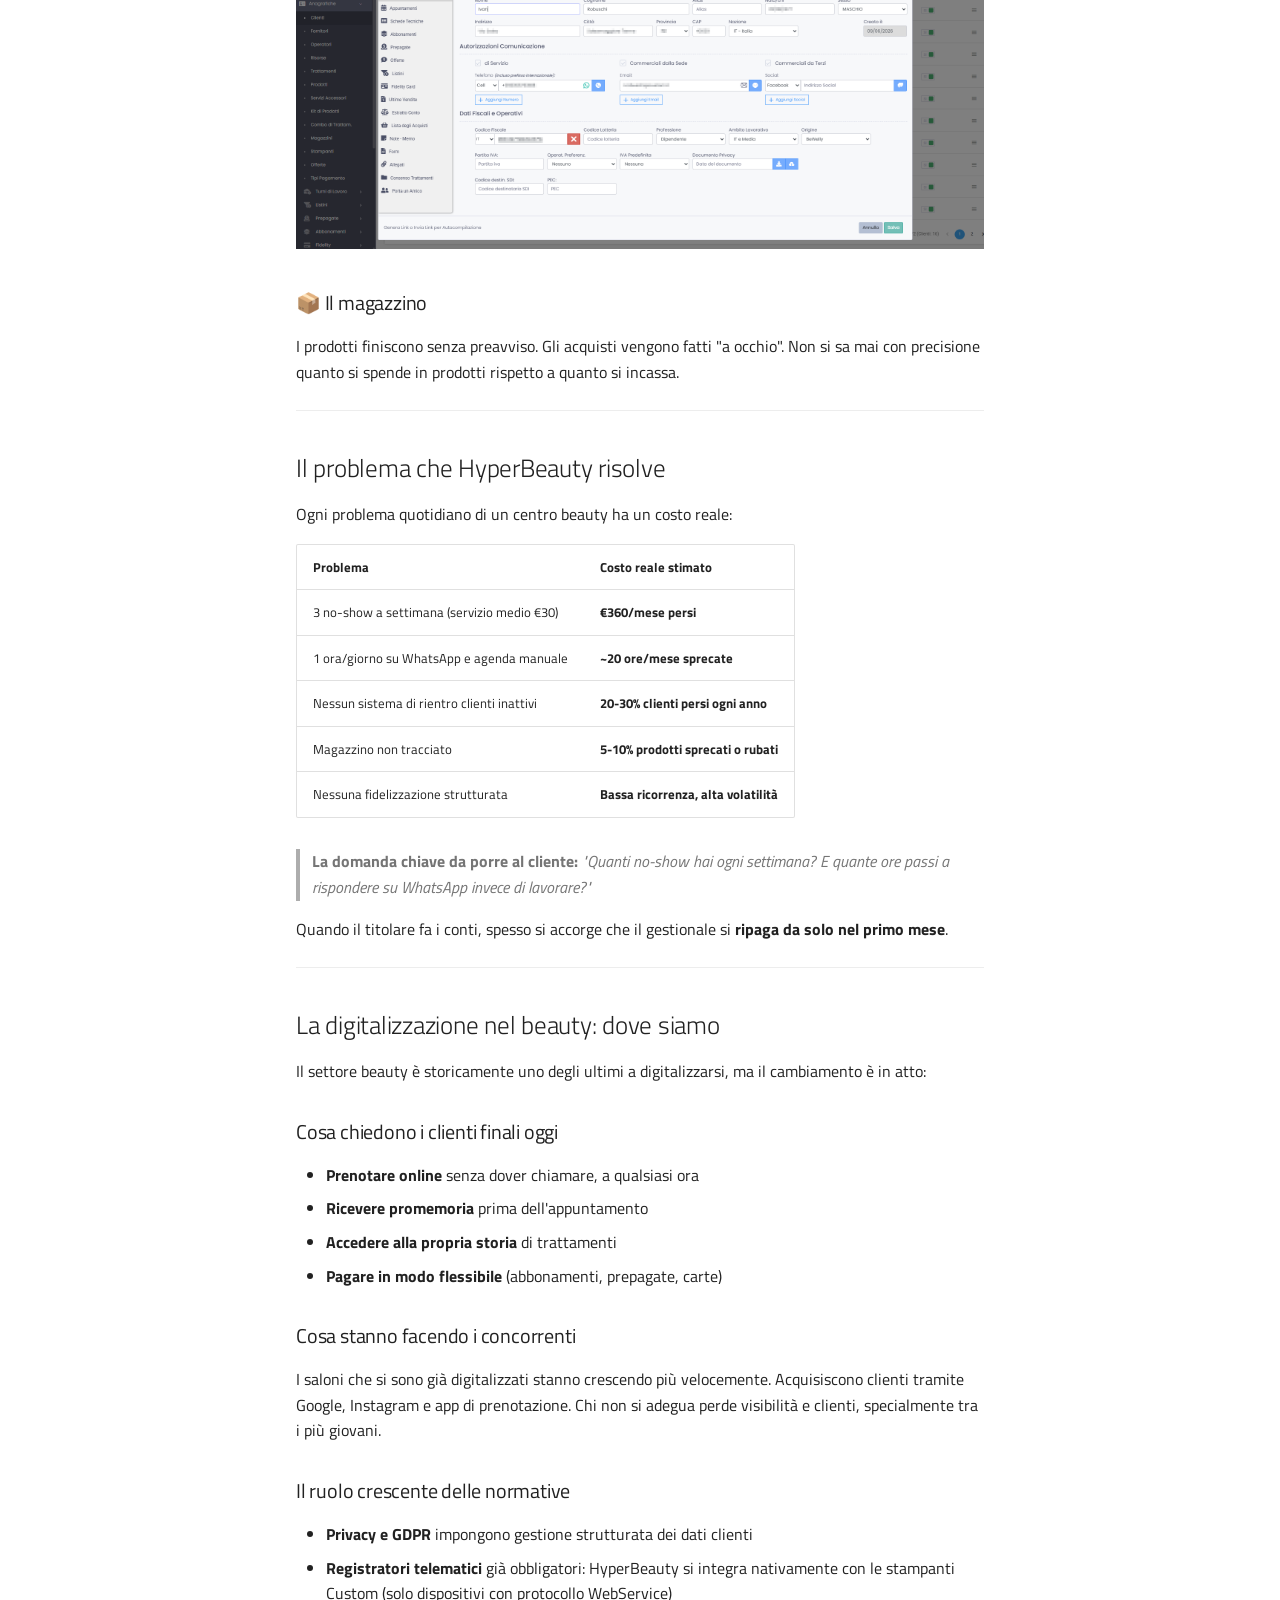
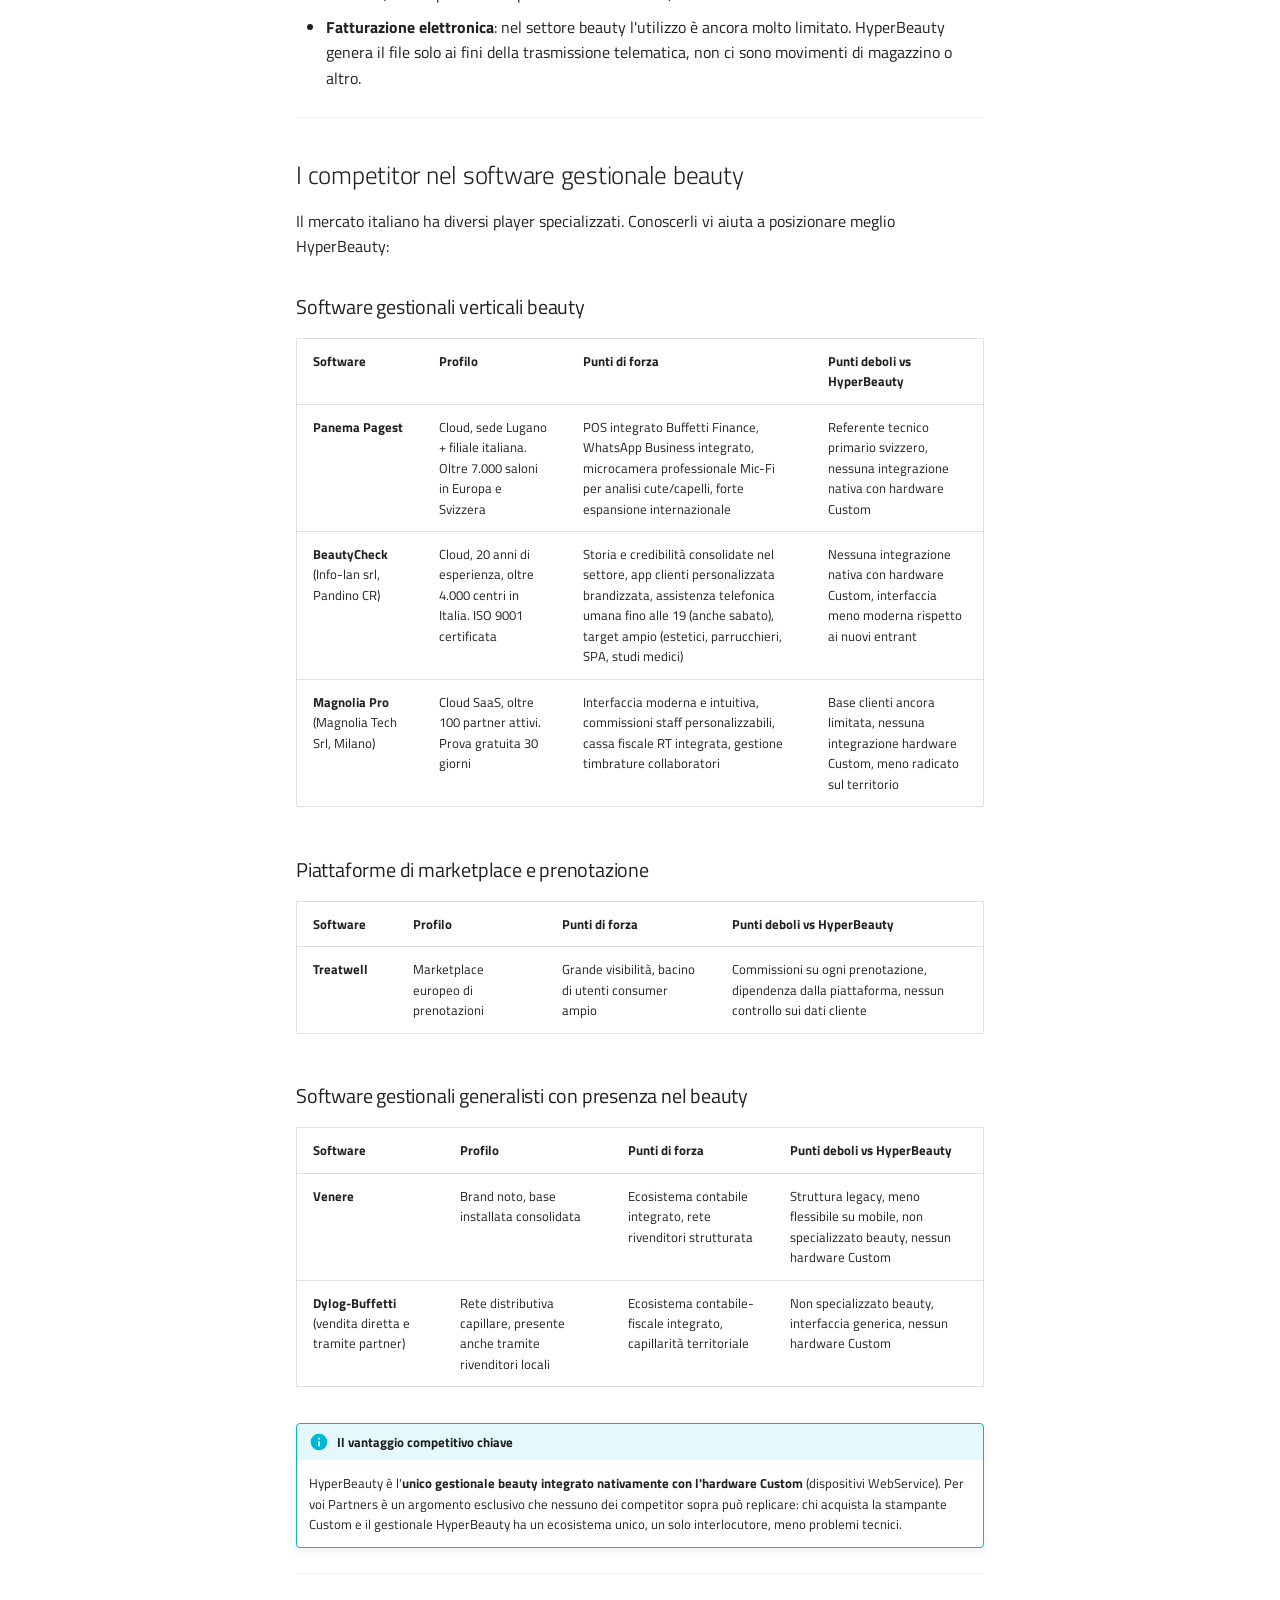
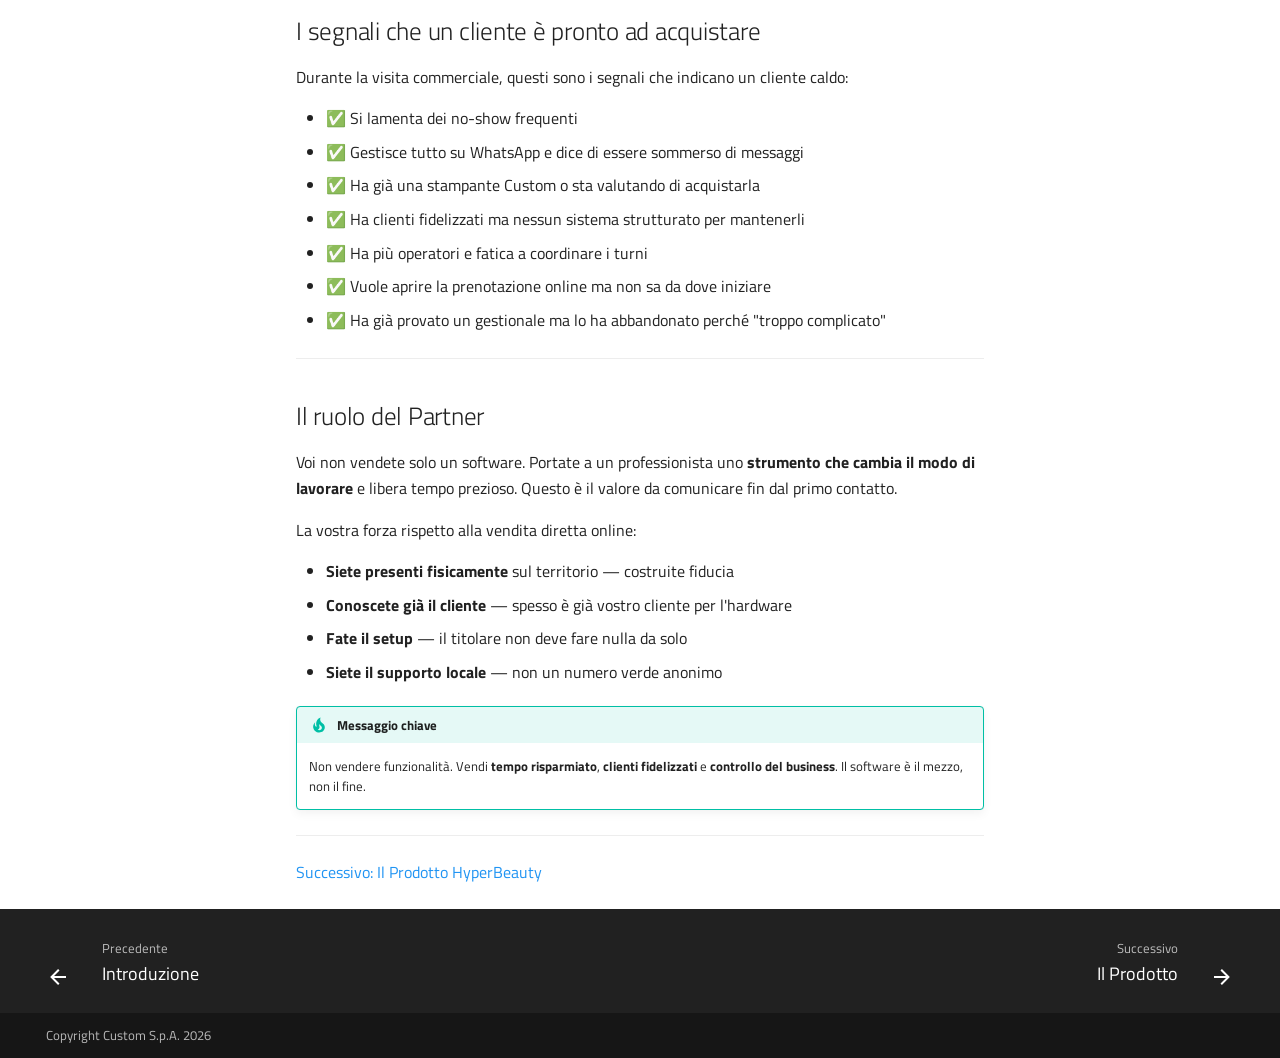
<file: mercato/index.html>
<!doctype html>
<html lang="it" class="no-js">
  <head>
    
      <meta charset="utf-8">
      <meta name="viewport" content="width=device-width,initial-scale=1">
      
        <meta name="description" content="Corso commerciale per concessionari e installatori HyperBeauty — Custom S.p.A.">
      
      
        <meta name="author" content="Ivan Robuschi">
      
      
        <link rel="canonical" href="https://ivanrobuschi-custom.github.io/hyperbeauty-corso-commerciale/mercato/">
      
      
        <link rel="prev" href="..">
      
      
        <link rel="next" href="../prodotto/">
      
      
        
      
      
      <link rel="icon" href="../assets/icons/favicon.png">
      <meta name="generator" content="mkdocs-1.6.1, mkdocs-material-9.7.7">
    
    
      
        <title>Contesto di Mercato - Formazione Commerciale - HyperBeauty</title>
      
    
    
      <link rel="stylesheet" href="../assets/stylesheets/main.ec1eaa64.min.css">
      
        
        <link rel="stylesheet" href="../assets/stylesheets/palette.ab4e12ef.min.css">
      
      


    
    
      
    
    
      
        
        
        <link rel="preconnect" href="https://fonts.gstatic.com" crossorigin>
        <link rel="stylesheet" href="https://fonts.googleapis.com/css?family=Roboto:300,300i,400,400i,700,700i%7CRoboto+Mono:400,400i,700,700i&display=fallback">
        <style>:root{--md-text-font:"Roboto";--md-code-font:"Roboto Mono"}</style>
      
    
    
      <link rel="stylesheet" href="../stylesheets/extra.css">
    
    <script>__md_scope=new URL("..",location),__md_hash=e=>[...e].reduce(((e,_)=>(e<<5)-e+_.charCodeAt(0)),0),__md_get=(e,_=localStorage,t=__md_scope)=>JSON.parse(_.getItem(t.pathname+"."+e)),__md_set=(e,_,t=localStorage,a=__md_scope)=>{try{t.setItem(a.pathname+"."+e,JSON.stringify(_))}catch(e){}}</script>
    
      

    
    
  </head>
  
  
    
    
    
    
    
    <body dir="ltr" data-md-color-scheme="default" data-md-color-primary="blue" data-md-color-accent="blue">
  
    
    <input class="md-toggle" data-md-toggle="drawer" type="checkbox" id="__drawer" autocomplete="off">
    <input class="md-toggle" data-md-toggle="search" type="checkbox" id="__search" autocomplete="off">
    <label class="md-overlay" for="__drawer"></label>
    <div data-md-component="skip">
      
        
        <a href="#contesto-di-mercato" class="md-skip">
          Vai al contenuto
        </a>
      
    </div>
    <div data-md-component="announce">
      
    </div>
    
    
      

  

<header class="md-header md-header--shadow md-header--lifted" data-md-component="header">
  <nav class="md-header__inner md-grid" aria-label="Intestazione">
    <a href=".." title="Formazione Commerciale - HyperBeauty" class="md-header__button md-logo" aria-label="Formazione Commerciale - HyperBeauty" data-md-component="logo">
      
  <img src="../assets/icons/logo.png" alt="logo">

    </a>
    <label class="md-header__button md-icon" for="__drawer">
      
      <svg xmlns="http://www.w3.org/2000/svg" viewBox="0 0 24 24"><path d="M3 6h18v2H3zm0 5h18v2H3zm0 5h18v2H3z"/></svg>
    </label>
    <div class="md-header__title" data-md-component="header-title">
      <div class="md-header__ellipsis">
        <div class="md-header__topic">
          <span class="md-ellipsis">
            Formazione Commerciale - HyperBeauty
          </span>
        </div>
        <div class="md-header__topic" data-md-component="header-topic">
          <span class="md-ellipsis">
            
              Contesto di Mercato
            
          </span>
        </div>
      </div>
    </div>
    
      
    
    
    
    
      
      
        <label class="md-header__button md-icon" for="__search">
          
          <svg xmlns="http://www.w3.org/2000/svg" viewBox="0 0 24 24"><path d="M9.5 3A6.5 6.5 0 0 1 16 9.5c0 1.61-.59 3.09-1.56 4.23l.27.27h.79l5 5-1.5 1.5-5-5v-.79l-.27-.27A6.52 6.52 0 0 1 9.5 16 6.5 6.5 0 0 1 3 9.5 6.5 6.5 0 0 1 9.5 3m0 2C7 5 5 7 5 9.5S7 14 9.5 14 14 12 14 9.5 12 5 9.5 5"/></svg>
        </label>
        <div class="md-search" data-md-component="search" role="dialog">
  <label class="md-search__overlay" for="__search"></label>
  <div class="md-search__inner" role="search">
    <form class="md-search__form" name="search">
      <input type="text" class="md-search__input" name="query" aria-label="Cerca" placeholder="Cerca" autocapitalize="off" autocorrect="off" autocomplete="off" spellcheck="false" data-md-component="search-query" required>
      <label class="md-search__icon md-icon" for="__search">
        
        <svg xmlns="http://www.w3.org/2000/svg" viewBox="0 0 24 24"><path d="M9.5 3A6.5 6.5 0 0 1 16 9.5c0 1.61-.59 3.09-1.56 4.23l.27.27h.79l5 5-1.5 1.5-5-5v-.79l-.27-.27A6.52 6.52 0 0 1 9.5 16 6.5 6.5 0 0 1 3 9.5 6.5 6.5 0 0 1 9.5 3m0 2C7 5 5 7 5 9.5S7 14 9.5 14 14 12 14 9.5 12 5 9.5 5"/></svg>
        
        <svg xmlns="http://www.w3.org/2000/svg" viewBox="0 0 24 24"><path d="M20 11v2H8l5.5 5.5-1.42 1.42L4.16 12l7.92-7.92L13.5 5.5 8 11z"/></svg>
      </label>
      <nav class="md-search__options" aria-label="Cerca">
        
          <a href="javascript:void(0)" class="md-search__icon md-icon" title="Condividi" aria-label="Condividi" data-clipboard data-clipboard-text="" data-md-component="search-share" tabindex="-1">
            
            <svg xmlns="http://www.w3.org/2000/svg" viewBox="0 0 24 24"><path d="M18 16.08c-.76 0-1.44.3-1.96.77L8.91 12.7c.05-.23.09-.46.09-.7s-.04-.47-.09-.7l7.05-4.11c.54.5 1.25.81 2.04.81a3 3 0 0 0 3-3 3 3 0 0 0-3-3 3 3 0 0 0-3 3c0 .24.04.47.09.7L8.04 9.81C7.5 9.31 6.79 9 6 9a3 3 0 0 0-3 3 3 3 0 0 0 3 3c.79 0 1.5-.31 2.04-.81l7.12 4.15c-.05.21-.08.43-.08.66 0 1.61 1.31 2.91 2.92 2.91s2.92-1.3 2.92-2.91A2.92 2.92 0 0 0 18 16.08"/></svg>
          </a>
        
        <button type="reset" class="md-search__icon md-icon" title="Cancella" aria-label="Cancella" tabindex="-1">
          
          <svg xmlns="http://www.w3.org/2000/svg" viewBox="0 0 24 24"><path d="M19 6.41 17.59 5 12 10.59 6.41 5 5 6.41 10.59 12 5 17.59 6.41 19 12 13.41 17.59 19 19 17.59 13.41 12z"/></svg>
        </button>
      </nav>
      
        <div class="md-search__suggest" data-md-component="search-suggest"></div>
      
    </form>
    <div class="md-search__output">
      <div class="md-search__scrollwrap" tabindex="0" data-md-scrollfix>
        <div class="md-search-result" data-md-component="search-result">
          <div class="md-search-result__meta">
            Inizializza la ricerca
          </div>
          <ol class="md-search-result__list" role="presentation"></ol>
        </div>
      </div>
    </div>
  </div>
</div>
      
    
    
  </nav>
  
    
      
<nav class="md-tabs" aria-label="Tabs" data-md-component="tabs">
  <div class="md-grid">
    <ul class="md-tabs__list">
      
        
  
  
  
  
    <li class="md-tabs__item">
      <a href=".." class="md-tabs__link">
        
  
  
    
  
  Introduzione

      </a>
    </li>
  

      
        
  
  
  
    
  
  
    <li class="md-tabs__item md-tabs__item--active">
      <a href="./" class="md-tabs__link">
        
  
  
    
  
  Contesto di Mercato

      </a>
    </li>
  

      
        
  
  
  
  
    <li class="md-tabs__item">
      <a href="../prodotto/" class="md-tabs__link">
        
  
  
    
  
  Il Prodotto

      </a>
    </li>
  

      
        
  
  
  
  
    <li class="md-tabs__item">
      <a href="../piani/" class="md-tabs__link">
        
  
  
    
  
  I Piani

      </a>
    </li>
  

      
        
  
  
  
  
    <li class="md-tabs__item">
      <a href="../configurazioni-consigliate/" class="md-tabs__link">
        
  
  
    
  
  Configurazioni Consigliate

      </a>
    </li>
  

      
        
  
  
  
  
    <li class="md-tabs__item">
      <a href="../cliente/" class="md-tabs__link">
        
  
  
    
  
  Il Cliente Tipo

      </a>
    </li>
  

      
        
  
  
  
  
    <li class="md-tabs__item">
      <a href="../argomentario/" class="md-tabs__link">
        
  
  
    
  
  Argomentario di Vendita

      </a>
    </li>
  

      
        
  
  
  
  
    <li class="md-tabs__item">
      <a href="../risorse/" class="md-tabs__link">
        
  
  
    
  
  Materiali e Risorse

      </a>
    </li>
  

      
    </ul>
  </div>
</nav>
    
  
</header>
    
    <div class="md-container" data-md-component="container">
      
      
        
      
      <main class="md-main" data-md-component="main">
        <div class="md-main__inner md-grid">
          
            
              
              <div class="md-sidebar md-sidebar--primary" data-md-component="sidebar" data-md-type="navigation" >
                <div class="md-sidebar__scrollwrap">
                  <div class="md-sidebar__inner">
                    


  


<nav class="md-nav md-nav--primary md-nav--lifted" aria-label="Navigazione" data-md-level="0">
  <label class="md-nav__title" for="__drawer">
    <a href=".." title="Formazione Commerciale - HyperBeauty" class="md-nav__button md-logo" aria-label="Formazione Commerciale - HyperBeauty" data-md-component="logo">
      
  <img src="../assets/icons/logo.png" alt="logo">

    </a>
    Formazione Commerciale - HyperBeauty
  </label>
  
  <ul class="md-nav__list" data-md-scrollfix>
    
      
      
  
  
  
  
    <li class="md-nav__item">
      <a href=".." class="md-nav__link">
        
  
  
  <span class="md-ellipsis">
    
  
    Introduzione
  

    
  </span>
  
  

      </a>
    </li>
  

    
      
      
  
  
    
  
  
  
    <li class="md-nav__item md-nav__item--active">
      
      <input class="md-nav__toggle md-toggle" type="checkbox" id="__toc">
      
      
        
      
      
        <label class="md-nav__link md-nav__link--active" for="__toc">
          
  
  
  <span class="md-ellipsis">
    
  
    Contesto di Mercato
  

    
  </span>
  
  

          <span class="md-nav__icon md-icon"></span>
        </label>
      
      <a href="./" class="md-nav__link md-nav__link--active">
        
  
  
  <span class="md-ellipsis">
    
  
    Contesto di Mercato
  

    
  </span>
  
  

      </a>
      
        

<nav class="md-nav md-nav--secondary" aria-label="Indice">
  
  
  
    
  
  
    <label class="md-nav__title" for="__toc">
      <span class="md-nav__icon md-icon"></span>
      Indice
    </label>
    <ul class="md-nav__list" data-md-component="toc" data-md-scrollfix>
      
        <li class="md-nav__item">
  <a href="#il-settore-beauty-in-italia" class="md-nav__link">
    <span class="md-ellipsis">
      
        Il settore beauty in Italia
      
    </span>
  </a>
  
</li>
      
        <li class="md-nav__item">
  <a href="#come-gestiscono-il-business-oggi" class="md-nav__link">
    <span class="md-ellipsis">
      
        Come gestiscono il business oggi
      
    </span>
  </a>
  
    <nav class="md-nav" aria-label="Come gestiscono il business oggi">
      <ul class="md-nav__list">
        
          <li class="md-nav__item">
  <a href="#lagenda" class="md-nav__link">
    <span class="md-ellipsis">
      
        📋 L'agenda
      
    </span>
  </a>
  
</li>
        
          <li class="md-nav__item">
  <a href="#le-prenotazioni" class="md-nav__link">
    <span class="md-ellipsis">
      
        📱 Le prenotazioni
      
    </span>
  </a>
  
</li>
        
          <li class="md-nav__item">
  <a href="#gli-incassi" class="md-nav__link">
    <span class="md-ellipsis">
      
        💰 Gli incassi
      
    </span>
  </a>
  
</li>
        
          <li class="md-nav__item">
  <a href="#i-clienti" class="md-nav__link">
    <span class="md-ellipsis">
      
        👥 I clienti
      
    </span>
  </a>
  
</li>
        
          <li class="md-nav__item">
  <a href="#il-magazzino" class="md-nav__link">
    <span class="md-ellipsis">
      
        📦 Il magazzino
      
    </span>
  </a>
  
</li>
        
      </ul>
    </nav>
  
</li>
      
        <li class="md-nav__item">
  <a href="#il-problema-che-hyperbeauty-risolve" class="md-nav__link">
    <span class="md-ellipsis">
      
        Il problema che HyperBeauty risolve
      
    </span>
  </a>
  
</li>
      
        <li class="md-nav__item">
  <a href="#la-digitalizzazione-nel-beauty-dove-siamo" class="md-nav__link">
    <span class="md-ellipsis">
      
        La digitalizzazione nel beauty: dove siamo
      
    </span>
  </a>
  
    <nav class="md-nav" aria-label="La digitalizzazione nel beauty: dove siamo">
      <ul class="md-nav__list">
        
          <li class="md-nav__item">
  <a href="#cosa-chiedono-i-clienti-finali-oggi" class="md-nav__link">
    <span class="md-ellipsis">
      
        Cosa chiedono i clienti finali oggi
      
    </span>
  </a>
  
</li>
        
          <li class="md-nav__item">
  <a href="#cosa-stanno-facendo-i-concorrenti" class="md-nav__link">
    <span class="md-ellipsis">
      
        Cosa stanno facendo i concorrenti
      
    </span>
  </a>
  
</li>
        
          <li class="md-nav__item">
  <a href="#il-ruolo-crescente-delle-normative" class="md-nav__link">
    <span class="md-ellipsis">
      
        Il ruolo crescente delle normative
      
    </span>
  </a>
  
</li>
        
      </ul>
    </nav>
  
</li>
      
        <li class="md-nav__item">
  <a href="#i-competitor-nel-software-gestionale-beauty" class="md-nav__link">
    <span class="md-ellipsis">
      
        I competitor nel software gestionale beauty
      
    </span>
  </a>
  
    <nav class="md-nav" aria-label="I competitor nel software gestionale beauty">
      <ul class="md-nav__list">
        
          <li class="md-nav__item">
  <a href="#software-gestionali-verticali-beauty" class="md-nav__link">
    <span class="md-ellipsis">
      
        Software gestionali verticali beauty
      
    </span>
  </a>
  
</li>
        
          <li class="md-nav__item">
  <a href="#piattaforme-di-marketplace-e-prenotazione" class="md-nav__link">
    <span class="md-ellipsis">
      
        Piattaforme di marketplace e prenotazione
      
    </span>
  </a>
  
</li>
        
          <li class="md-nav__item">
  <a href="#software-gestionali-generalisti-con-presenza-nel-beauty" class="md-nav__link">
    <span class="md-ellipsis">
      
        Software gestionali generalisti con presenza nel beauty
      
    </span>
  </a>
  
</li>
        
      </ul>
    </nav>
  
</li>
      
        <li class="md-nav__item">
  <a href="#i-segnali-che-un-cliente-e-pronto-ad-acquistare" class="md-nav__link">
    <span class="md-ellipsis">
      
        I segnali che un cliente è pronto ad acquistare
      
    </span>
  </a>
  
</li>
      
        <li class="md-nav__item">
  <a href="#il-ruolo-del-partner" class="md-nav__link">
    <span class="md-ellipsis">
      
        Il ruolo del Partner
      
    </span>
  </a>
  
</li>
      
    </ul>
  
</nav>
      
    </li>
  

    
      
      
  
  
  
  
    <li class="md-nav__item">
      <a href="../prodotto/" class="md-nav__link">
        
  
  
  <span class="md-ellipsis">
    
  
    Il Prodotto
  

    
  </span>
  
  

      </a>
    </li>
  

    
      
      
  
  
  
  
    <li class="md-nav__item">
      <a href="../piani/" class="md-nav__link">
        
  
  
  <span class="md-ellipsis">
    
  
    I Piani
  

    
  </span>
  
  

      </a>
    </li>
  

    
      
      
  
  
  
  
    <li class="md-nav__item">
      <a href="../configurazioni-consigliate/" class="md-nav__link">
        
  
  
  <span class="md-ellipsis">
    
  
    Configurazioni Consigliate
  

    
  </span>
  
  

      </a>
    </li>
  

    
      
      
  
  
  
  
    <li class="md-nav__item">
      <a href="../cliente/" class="md-nav__link">
        
  
  
  <span class="md-ellipsis">
    
  
    Il Cliente Tipo
  

    
  </span>
  
  

      </a>
    </li>
  

    
      
      
  
  
  
  
    <li class="md-nav__item">
      <a href="../argomentario/" class="md-nav__link">
        
  
  
  <span class="md-ellipsis">
    
  
    Argomentario di Vendita
  

    
  </span>
  
  

      </a>
    </li>
  

    
      
      
  
  
  
  
    <li class="md-nav__item">
      <a href="../risorse/" class="md-nav__link">
        
  
  
  <span class="md-ellipsis">
    
  
    Materiali e Risorse
  

    
  </span>
  
  

      </a>
    </li>
  

    
  </ul>
</nav>
                  </div>
                </div>
              </div>
            
            
              
              <div class="md-sidebar md-sidebar--secondary" data-md-component="sidebar" data-md-type="toc" >
                <div class="md-sidebar__scrollwrap">
                  <div class="md-sidebar__inner">
                    

<nav class="md-nav md-nav--secondary" aria-label="Indice">
  
  
  
    
  
  
    <label class="md-nav__title" for="__toc">
      <span class="md-nav__icon md-icon"></span>
      Indice
    </label>
    <ul class="md-nav__list" data-md-component="toc" data-md-scrollfix>
      
        <li class="md-nav__item">
  <a href="#il-settore-beauty-in-italia" class="md-nav__link">
    <span class="md-ellipsis">
      
        Il settore beauty in Italia
      
    </span>
  </a>
  
</li>
      
        <li class="md-nav__item">
  <a href="#come-gestiscono-il-business-oggi" class="md-nav__link">
    <span class="md-ellipsis">
      
        Come gestiscono il business oggi
      
    </span>
  </a>
  
    <nav class="md-nav" aria-label="Come gestiscono il business oggi">
      <ul class="md-nav__list">
        
          <li class="md-nav__item">
  <a href="#lagenda" class="md-nav__link">
    <span class="md-ellipsis">
      
        📋 L'agenda
      
    </span>
  </a>
  
</li>
        
          <li class="md-nav__item">
  <a href="#le-prenotazioni" class="md-nav__link">
    <span class="md-ellipsis">
      
        📱 Le prenotazioni
      
    </span>
  </a>
  
</li>
        
          <li class="md-nav__item">
  <a href="#gli-incassi" class="md-nav__link">
    <span class="md-ellipsis">
      
        💰 Gli incassi
      
    </span>
  </a>
  
</li>
        
          <li class="md-nav__item">
  <a href="#i-clienti" class="md-nav__link">
    <span class="md-ellipsis">
      
        👥 I clienti
      
    </span>
  </a>
  
</li>
        
          <li class="md-nav__item">
  <a href="#il-magazzino" class="md-nav__link">
    <span class="md-ellipsis">
      
        📦 Il magazzino
      
    </span>
  </a>
  
</li>
        
      </ul>
    </nav>
  
</li>
      
        <li class="md-nav__item">
  <a href="#il-problema-che-hyperbeauty-risolve" class="md-nav__link">
    <span class="md-ellipsis">
      
        Il problema che HyperBeauty risolve
      
    </span>
  </a>
  
</li>
      
        <li class="md-nav__item">
  <a href="#la-digitalizzazione-nel-beauty-dove-siamo" class="md-nav__link">
    <span class="md-ellipsis">
      
        La digitalizzazione nel beauty: dove siamo
      
    </span>
  </a>
  
    <nav class="md-nav" aria-label="La digitalizzazione nel beauty: dove siamo">
      <ul class="md-nav__list">
        
          <li class="md-nav__item">
  <a href="#cosa-chiedono-i-clienti-finali-oggi" class="md-nav__link">
    <span class="md-ellipsis">
      
        Cosa chiedono i clienti finali oggi
      
    </span>
  </a>
  
</li>
        
          <li class="md-nav__item">
  <a href="#cosa-stanno-facendo-i-concorrenti" class="md-nav__link">
    <span class="md-ellipsis">
      
        Cosa stanno facendo i concorrenti
      
    </span>
  </a>
  
</li>
        
          <li class="md-nav__item">
  <a href="#il-ruolo-crescente-delle-normative" class="md-nav__link">
    <span class="md-ellipsis">
      
        Il ruolo crescente delle normative
      
    </span>
  </a>
  
</li>
        
      </ul>
    </nav>
  
</li>
      
        <li class="md-nav__item">
  <a href="#i-competitor-nel-software-gestionale-beauty" class="md-nav__link">
    <span class="md-ellipsis">
      
        I competitor nel software gestionale beauty
      
    </span>
  </a>
  
    <nav class="md-nav" aria-label="I competitor nel software gestionale beauty">
      <ul class="md-nav__list">
        
          <li class="md-nav__item">
  <a href="#software-gestionali-verticali-beauty" class="md-nav__link">
    <span class="md-ellipsis">
      
        Software gestionali verticali beauty
      
    </span>
  </a>
  
</li>
        
          <li class="md-nav__item">
  <a href="#piattaforme-di-marketplace-e-prenotazione" class="md-nav__link">
    <span class="md-ellipsis">
      
        Piattaforme di marketplace e prenotazione
      
    </span>
  </a>
  
</li>
        
          <li class="md-nav__item">
  <a href="#software-gestionali-generalisti-con-presenza-nel-beauty" class="md-nav__link">
    <span class="md-ellipsis">
      
        Software gestionali generalisti con presenza nel beauty
      
    </span>
  </a>
  
</li>
        
      </ul>
    </nav>
  
</li>
      
        <li class="md-nav__item">
  <a href="#i-segnali-che-un-cliente-e-pronto-ad-acquistare" class="md-nav__link">
    <span class="md-ellipsis">
      
        I segnali che un cliente è pronto ad acquistare
      
    </span>
  </a>
  
</li>
      
        <li class="md-nav__item">
  <a href="#il-ruolo-del-partner" class="md-nav__link">
    <span class="md-ellipsis">
      
        Il ruolo del Partner
      
    </span>
  </a>
  
</li>
      
    </ul>
  
</nav>
                  </div>
                </div>
              </div>
            
          
          
            <div class="md-content" data-md-component="content">
              
                



  


              
              <article class="md-content__inner md-typeset">
                
                  



<h1 id="contesto-di-mercato">Contesto di Mercato</h1>
<h2 id="il-settore-beauty-in-italia">Il settore beauty in Italia</h2>
<p>Il mercato dei saloni di bellezza e dei centri estetici in Italia conta <strong>oltre 102.000 imprese attive</strong> (fonte: iCRIBIS, marzo 2026 — codice ATECO 96.21). I numeri chiave del settore:</p>
<table>
<thead>
<tr>
<th>Dato</th>
<th>Valore</th>
</tr>
</thead>
<tbody>
<tr>
<td>Imprese attive (ATECO 96.21)</td>
<td><strong>oltre 102.000</strong></td>
</tr>
<tr>
<td>Fatturato settore</td>
<td><strong>653 milioni € (+5,7% vs 2023)</strong></td>
</tr>
<tr>
<td>Incidenza microimprese</td>
<td><strong>99,5%</strong></td>
</tr>
<tr>
<td>Attività con meno di 2 dipendenti</td>
<td><strong>55%</strong></td>
</tr>
<tr>
<td>Attività con 4 o più dipendenti</td>
<td><strong>11%</strong></td>
</tr>
<tr>
<td>Addetti totali nel settore</td>
<td><strong>~46.000</strong></td>
</tr>
<tr>
<td>Profilo di rischio inferiore alla media retail</td>
<td><strong>75%</strong></td>
</tr>
</tbody>
</table>
<p>La stragrande maggioranza sono <strong>micro-imprese</strong> a gestione familiare, con il titolare che spesso è anche operatore. Questo si traduce in decisioni rapide, interlocutore unico e forte preferenza per soluzioni semplici, scalabili e con costi prevedibili. Un mercato <strong>ampio, capillare e a basso rischio commerciale</strong> — i potenziali clienti sono già presenti e operativi nel vostro territorio.</p>
<hr />
<h2 id="come-gestiscono-il-business-oggi">Come gestiscono il business oggi</h2>
<p>La realtà che troverete visitando un salone medio italiano:</p>
<h3 id="lagenda">📋 L'agenda</h3>
<p>Ancora spesso <strong>cartacea</strong> o su Google Calendar personale. Le doppie prenotazioni sono frequenti. Quando il titolare è in ferie, nessuno sa dove trovare gli appuntamenti.</p>
<h3 id="le-prenotazioni">📱 Le prenotazioni</h3>
<p>Arrivano su <strong>WhatsApp personale</strong> del titolare o degli operatori, a qualsiasi ora. Il titolare risponde tra un cliente e l'altro, spesso in ritardo. I clienti si lamentano, qualcuno va dalla concorrenza.</p>
<h3 id="gli-incassi">💰 Gli incassi</h3>
<p>Registrati su foglio Excel, su un quaderno o nella memoria. Nessuna visibilità su quali servizi rendono di più, quali operatori sono più produttivi, quali clienti spendono di più.</p>
<h3 id="i-clienti">👥 I clienti</h3>
<p>Non c'è una vera scheda cliente. Si ricordano "a memoria" le preferenze. Se cambia l'operatore, le informazioni si perdono. Non c'è nessun sistema per ricontattare i clienti inattivi.</p>
<p><img alt="" src="../assets/images/cliente.png" /></p>
<h3 id="il-magazzino">📦 Il magazzino</h3>
<p>I prodotti finiscono senza preavviso. Gli acquisti vengono fatti "a occhio". Non si sa mai con precisione quanto si spende in prodotti rispetto a quanto si incassa.</p>
<hr />
<h2 id="il-problema-che-hyperbeauty-risolve">Il problema che HyperBeauty risolve</h2>
<p>Ogni problema quotidiano di un centro beauty ha un costo reale:</p>
<table>
<thead>
<tr>
<th>Problema</th>
<th>Costo reale stimato</th>
</tr>
</thead>
<tbody>
<tr>
<td>3 no-show a settimana (servizio medio €30)</td>
<td><strong>€360/mese persi</strong></td>
</tr>
<tr>
<td>1 ora/giorno su WhatsApp e agenda manuale</td>
<td><strong>~20 ore/mese sprecate</strong></td>
</tr>
<tr>
<td>Nessun sistema di rientro clienti inattivi</td>
<td><strong>20-30% clienti persi ogni anno</strong></td>
</tr>
<tr>
<td>Magazzino non tracciato</td>
<td><strong>5-10% prodotti sprecati o rubati</strong></td>
</tr>
<tr>
<td>Nessuna fidelizzazione strutturata</td>
<td><strong>Bassa ricorrenza, alta volatilità</strong></td>
</tr>
</tbody>
</table>
<blockquote>
<p><strong>La domanda chiave da porre al cliente:</strong>
<em>"Quanti no-show hai ogni settimana? E quante ore passi a rispondere su WhatsApp invece di lavorare?"</em></p>
</blockquote>
<p>Quando il titolare fa i conti, spesso si accorge che il gestionale si <strong>ripaga da solo nel primo mese</strong>.</p>
<hr />
<h2 id="la-digitalizzazione-nel-beauty-dove-siamo">La digitalizzazione nel beauty: dove siamo</h2>
<p>Il settore beauty è storicamente uno degli ultimi a digitalizzarsi, ma il cambiamento è in atto:</p>
<h3 id="cosa-chiedono-i-clienti-finali-oggi">Cosa chiedono i clienti finali oggi</h3>
<ul>
<li><strong>Prenotare online</strong> senza dover chiamare, a qualsiasi ora</li>
<li><strong>Ricevere promemoria</strong> prima dell'appuntamento</li>
<li><strong>Accedere alla propria storia</strong> di trattamenti</li>
<li><strong>Pagare in modo flessibile</strong> (abbonamenti, prepagate, carte)</li>
</ul>
<h3 id="cosa-stanno-facendo-i-concorrenti">Cosa stanno facendo i concorrenti</h3>
<p>I saloni che si sono già digitalizzati stanno crescendo più velocemente. Acquisiscono clienti tramite Google, Instagram e app di prenotazione. Chi non si adegua perde visibilità e clienti, specialmente tra i più giovani.</p>
<h3 id="il-ruolo-crescente-delle-normative">Il ruolo crescente delle normative</h3>
<ul>
<li><strong>Privacy e GDPR</strong> impongono gestione strutturata dei dati clienti</li>
<li><strong>Registratori telematici</strong> già obbligatori: HyperBeauty si integra nativamente con le stampanti Custom (solo dispositivi con protocollo WebService)</li>
<li><strong>Fatturazione elettronica</strong>: nel settore beauty l'utilizzo è ancora molto limitato. HyperBeauty genera il file solo ai fini della trasmissione telematica, non ci sono movimenti di magazzino o altro.</li>
</ul>
<hr />
<h2 id="i-competitor-nel-software-gestionale-beauty">I competitor nel software gestionale beauty</h2>
<p>Il mercato italiano ha diversi player specializzati. Conoscerli vi aiuta a posizionare meglio HyperBeauty:</p>
<h3 id="software-gestionali-verticali-beauty">Software gestionali verticali beauty</h3>
<table>
<thead>
<tr>
<th>Software</th>
<th>Profilo</th>
<th>Punti di forza</th>
<th>Punti deboli vs HyperBeauty</th>
</tr>
</thead>
<tbody>
<tr>
<td><strong>Panema Pagest</strong></td>
<td>Cloud, sede Lugano + filiale italiana. Oltre 7.000 saloni in Europa e Svizzera</td>
<td>POS integrato Buffetti Finance, WhatsApp Business integrato, microcamera professionale Mic-Fi per analisi cute/capelli, forte espansione internazionale</td>
<td>Referente tecnico primario svizzero, nessuna integrazione nativa con hardware Custom</td>
</tr>
<tr>
<td><strong>BeautyCheck</strong> (Info-lan srl, Pandino CR)</td>
<td>Cloud, 20 anni di esperienza, oltre 4.000 centri in Italia. ISO 9001 certificata</td>
<td>Storia e credibilità consolidate nel settore, app clienti personalizzata brandizzata, assistenza telefonica umana fino alle 19 (anche sabato), target ampio (estetici, parrucchieri, SPA, studi medici)</td>
<td>Nessuna integrazione nativa con hardware Custom, interfaccia meno moderna rispetto ai nuovi entrant</td>
</tr>
<tr>
<td><strong>Magnolia Pro</strong> (Magnolia Tech Srl, Milano)</td>
<td>Cloud SaaS, oltre 100 partner attivi. Prova gratuita 30 giorni</td>
<td>Interfaccia moderna e intuitiva, commissioni staff personalizzabili, cassa fiscale RT integrata, gestione timbrature collaboratori</td>
<td>Base clienti ancora limitata, nessuna integrazione hardware Custom, meno radicato sul territorio</td>
</tr>
</tbody>
</table>
<h3 id="piattaforme-di-marketplace-e-prenotazione">Piattaforme di marketplace e prenotazione</h3>
<table>
<thead>
<tr>
<th>Software</th>
<th>Profilo</th>
<th>Punti di forza</th>
<th>Punti deboli vs HyperBeauty</th>
</tr>
</thead>
<tbody>
<tr>
<td><strong>Treatwell</strong></td>
<td>Marketplace europeo di prenotazioni</td>
<td>Grande visibilità, bacino di utenti consumer ampio</td>
<td>Commissioni su ogni prenotazione, dipendenza dalla piattaforma, nessun controllo sui dati cliente</td>
</tr>
</tbody>
</table>
<h3 id="software-gestionali-generalisti-con-presenza-nel-beauty">Software gestionali generalisti con presenza nel beauty</h3>
<table>
<thead>
<tr>
<th>Software</th>
<th>Profilo</th>
<th>Punti di forza</th>
<th>Punti deboli vs HyperBeauty</th>
</tr>
</thead>
<tbody>
<tr>
<td><strong>Venere</strong></td>
<td>Brand noto, base installata consolidata</td>
<td>Ecosistema contabile integrato, rete rivenditori strutturata</td>
<td>Struttura legacy, meno flessibile su mobile, non specializzato beauty, nessun hardware Custom</td>
</tr>
<tr>
<td><strong>Dylog-Buffetti</strong> (vendita diretta e tramite partner)</td>
<td>Rete distributiva capillare, presente anche tramite rivenditori locali</td>
<td>Ecosistema contabile-fiscale integrato, capillarità territoriale</td>
<td>Non specializzato beauty, interfaccia generica, nessun hardware Custom</td>
</tr>
</tbody>
</table>
<div class="admonition info">
<p class="admonition-title">Il vantaggio competitivo chiave</p>
<p>HyperBeauty è l'<strong>unico gestionale beauty integrato nativamente con l'hardware Custom</strong> (dispositivi WebService). Per voi Partners è un argomento esclusivo che nessuno dei competitor sopra può replicare: chi acquista la stampante Custom e il gestionale HyperBeauty ha un ecosistema unico, un solo interlocutore, meno problemi tecnici.</p>
</div>
<hr />
<h2 id="i-segnali-che-un-cliente-e-pronto-ad-acquistare">I segnali che un cliente è pronto ad acquistare</h2>
<p>Durante la visita commerciale, questi sono i segnali che indicano un cliente caldo:</p>
<ul>
<li>✅ Si lamenta dei no-show frequenti</li>
<li>✅ Gestisce tutto su WhatsApp e dice di essere sommerso di messaggi</li>
<li>✅ Ha già una stampante Custom o sta valutando di acquistarla</li>
<li>✅ Ha clienti fidelizzati ma nessun sistema strutturato per mantenerli</li>
<li>✅ Ha più operatori e fatica a coordinare i turni</li>
<li>✅ Vuole aprire la prenotazione online ma non sa da dove iniziare</li>
<li>✅ Ha già provato un gestionale ma lo ha abbandonato perché "troppo complicato"</li>
</ul>
<hr />
<h2 id="il-ruolo-del-partner">Il ruolo del Partner</h2>
<p>Voi non vendete solo un software. Portate a un professionista uno <strong>strumento che cambia il modo di lavorare</strong> e libera tempo prezioso. Questo è il valore da comunicare fin dal primo contatto.</p>
<p>La vostra forza rispetto alla vendita diretta online:</p>
<ul>
<li><strong>Siete presenti fisicamente</strong> sul territorio — costruite fiducia</li>
<li><strong>Conoscete già il cliente</strong> — spesso è già vostro cliente per l'hardware</li>
<li><strong>Fate il setup</strong> — il titolare non deve fare nulla da solo</li>
<li><strong>Siete il supporto locale</strong> — non un numero verde anonimo</li>
</ul>
<div class="admonition tip">
<p class="admonition-title">Messaggio chiave</p>
<p>Non vendere funzionalità. Vendi <strong>tempo risparmiato</strong>, <strong>clienti fidelizzati</strong> e <strong>controllo del business</strong>. Il software è il mezzo, non il fine.</p>
</div>
<hr />
<p><a href="../prodotto/">Successivo: Il Prodotto HyperBeauty</a></p>












                
              </article>
            </div>
          
          
<script>var target=document.getElementById(location.hash.slice(1));target&&target.name&&(target.checked=target.name.startsWith("__tabbed_"))</script>
        </div>
        
          <button type="button" class="md-top md-icon" data-md-component="top" hidden>
  
  <svg xmlns="http://www.w3.org/2000/svg" viewBox="0 0 24 24"><path d="M13 20h-2V8l-5.5 5.5-1.42-1.42L12 4.16l7.92 7.92-1.42 1.42L13 8z"/></svg>
  Torna su
</button>
        
      </main>
      
        <footer class="md-footer">
  
    
      
      <nav class="md-footer__inner md-grid" aria-label="Piede" >
        
          
          <a href=".." class="md-footer__link md-footer__link--prev" aria-label="Precedente: Introduzione">
            <div class="md-footer__button md-icon">
              
              <svg xmlns="http://www.w3.org/2000/svg" viewBox="0 0 24 24"><path d="M20 11v2H8l5.5 5.5-1.42 1.42L4.16 12l7.92-7.92L13.5 5.5 8 11z"/></svg>
            </div>
            <div class="md-footer__title">
              <span class="md-footer__direction">
                Precedente
              </span>
              <div class="md-ellipsis">
                Introduzione
              </div>
            </div>
          </a>
        
        
          
          <a href="../prodotto/" class="md-footer__link md-footer__link--next" aria-label="Successivo: Il Prodotto">
            <div class="md-footer__title">
              <span class="md-footer__direction">
                Successivo
              </span>
              <div class="md-ellipsis">
                Il Prodotto
              </div>
            </div>
            <div class="md-footer__button md-icon">
              
              <svg xmlns="http://www.w3.org/2000/svg" viewBox="0 0 24 24"><path d="M4 11v2h12l-5.5 5.5 1.42 1.42L19.84 12l-7.92-7.92L10.5 5.5 16 11z"/></svg>
            </div>
          </a>
        
      </nav>
    
  
  <div class="md-footer-meta md-typeset">
    <div class="md-footer-meta__inner md-grid">
      <div class="md-copyright">
  
    <div class="md-copyright__highlight">
      Copyright Custom S.p.A. 2026
    </div>
  
  
</div>
      
    </div>
  </div>
</footer>
      
    </div>
    <div class="md-dialog" data-md-component="dialog">
      <div class="md-dialog__inner md-typeset"></div>
    </div>
    
      <div class="md-progress" data-md-component="progress" role="progressbar"></div>
    
    
    
      
      
      <script id="__config" type="application/json">{"annotate": null, "base": "..", "features": ["navigation.instant", "navigation.instant.prefetch", "navigation.instant.progress", "navigation.tracking", "navigation.tabs", "navigation.tabs.sticky", "navigation.path", "navigation.sections", "navigation.prune", "navigation.indexes", "navigation.top", "navigation.footer", "search.suggest", "search.highlight", "search.share"], "search": "../assets/javascripts/workers/search.2c215733.min.js", "tags": null, "translations": {"clipboard.copied": "Copiato", "clipboard.copy": "Copia", "search.result.more.one": "1 altro in questa pagina", "search.result.more.other": "# altri in questa pagina", "search.result.none": "Nessun documento trovato", "search.result.one": "1 documento trovato", "search.result.other": "# documenti trovati", "search.result.placeholder": "Scrivi per iniziare a cercare", "search.result.term.missing": "Non presente", "select.version": "Seleziona la versione"}, "version": null}</script>
    
    
      <script src="../assets/javascripts/bundle.d7400e89.min.js"></script>
      
    
  </body>
</html>
</file>
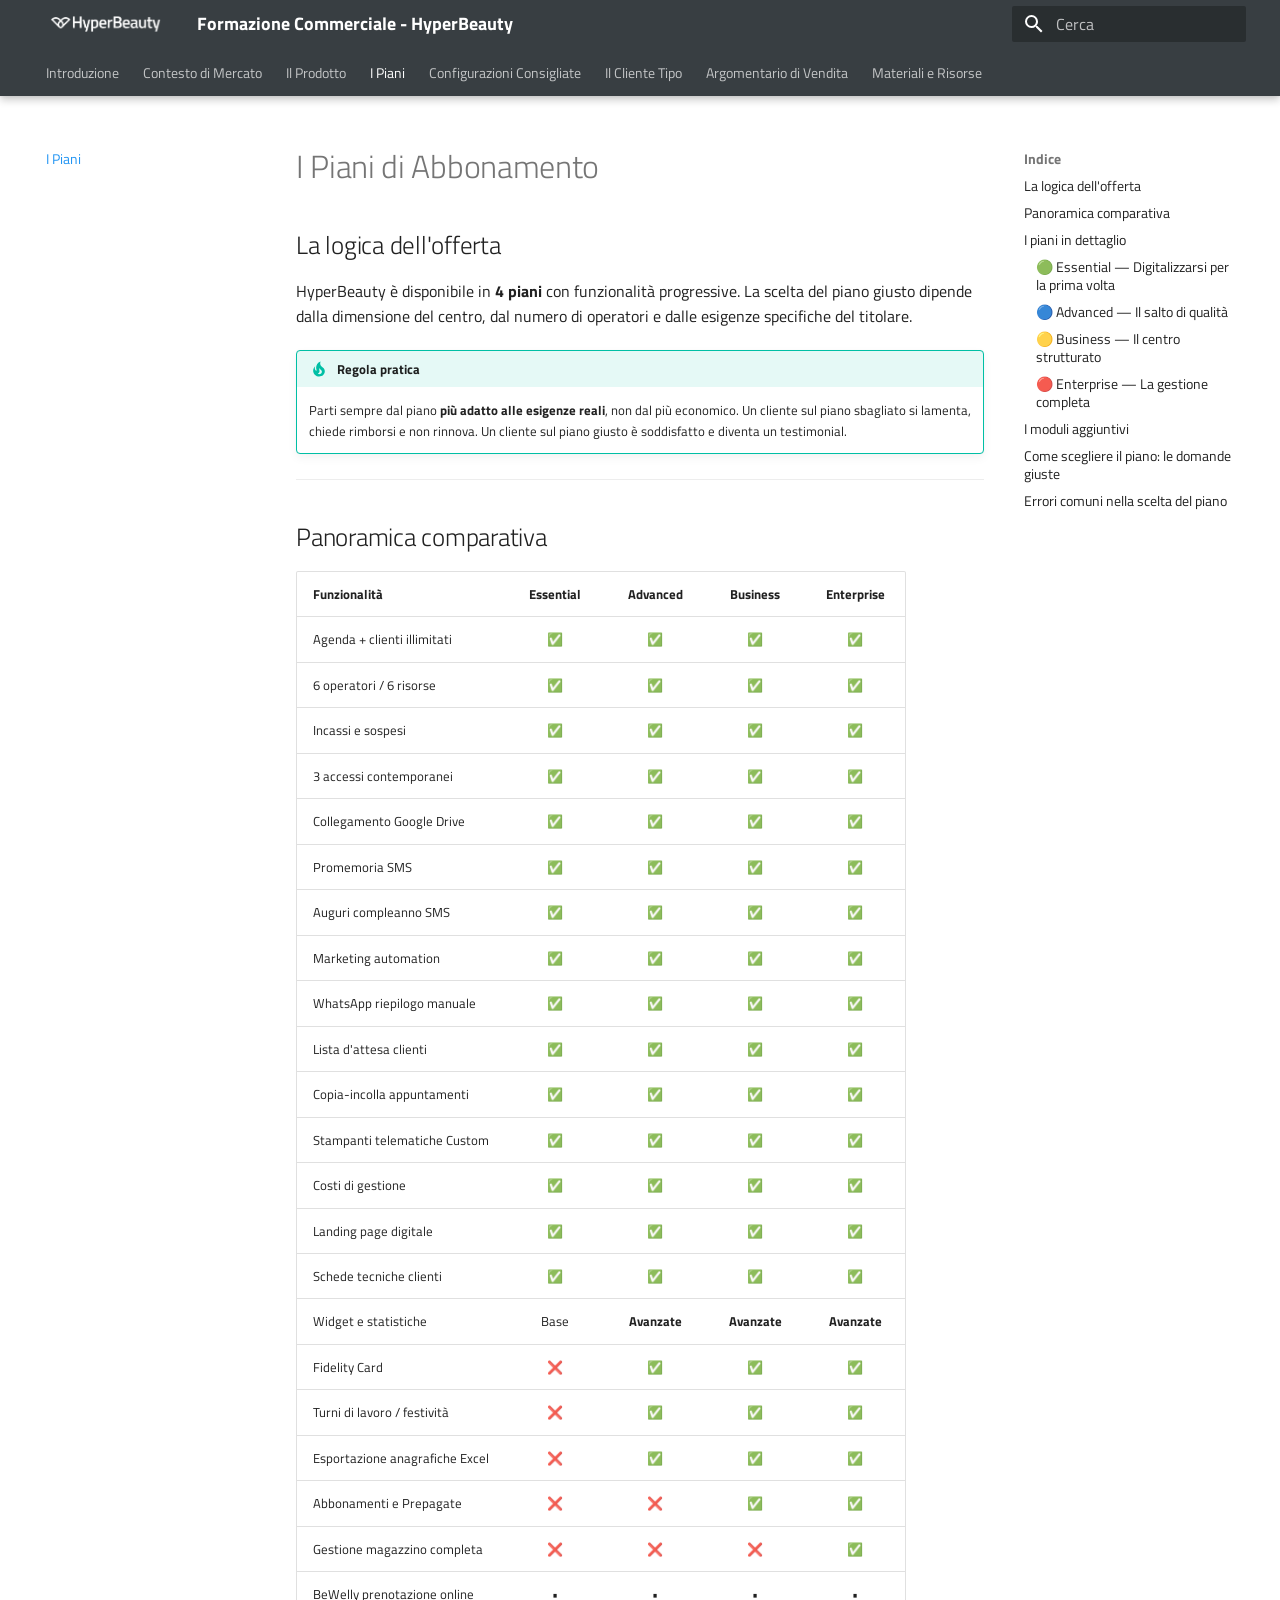
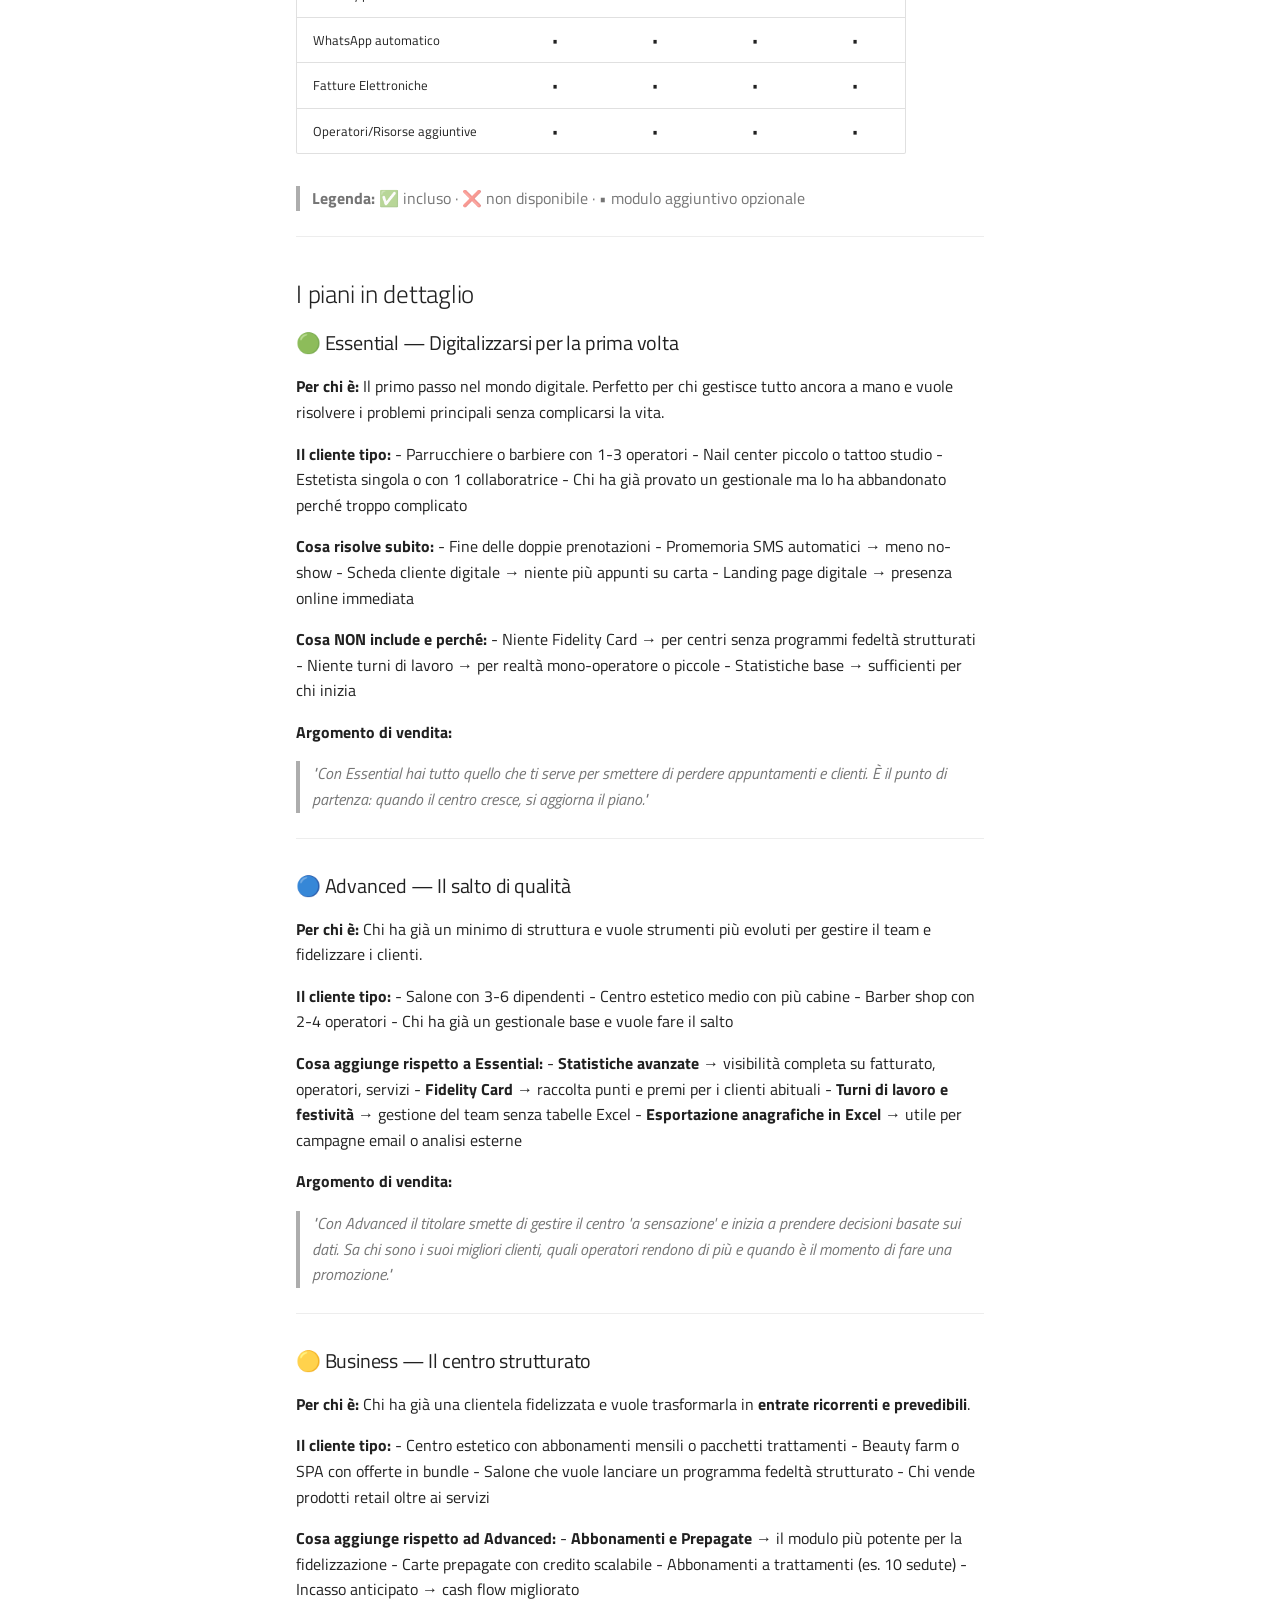
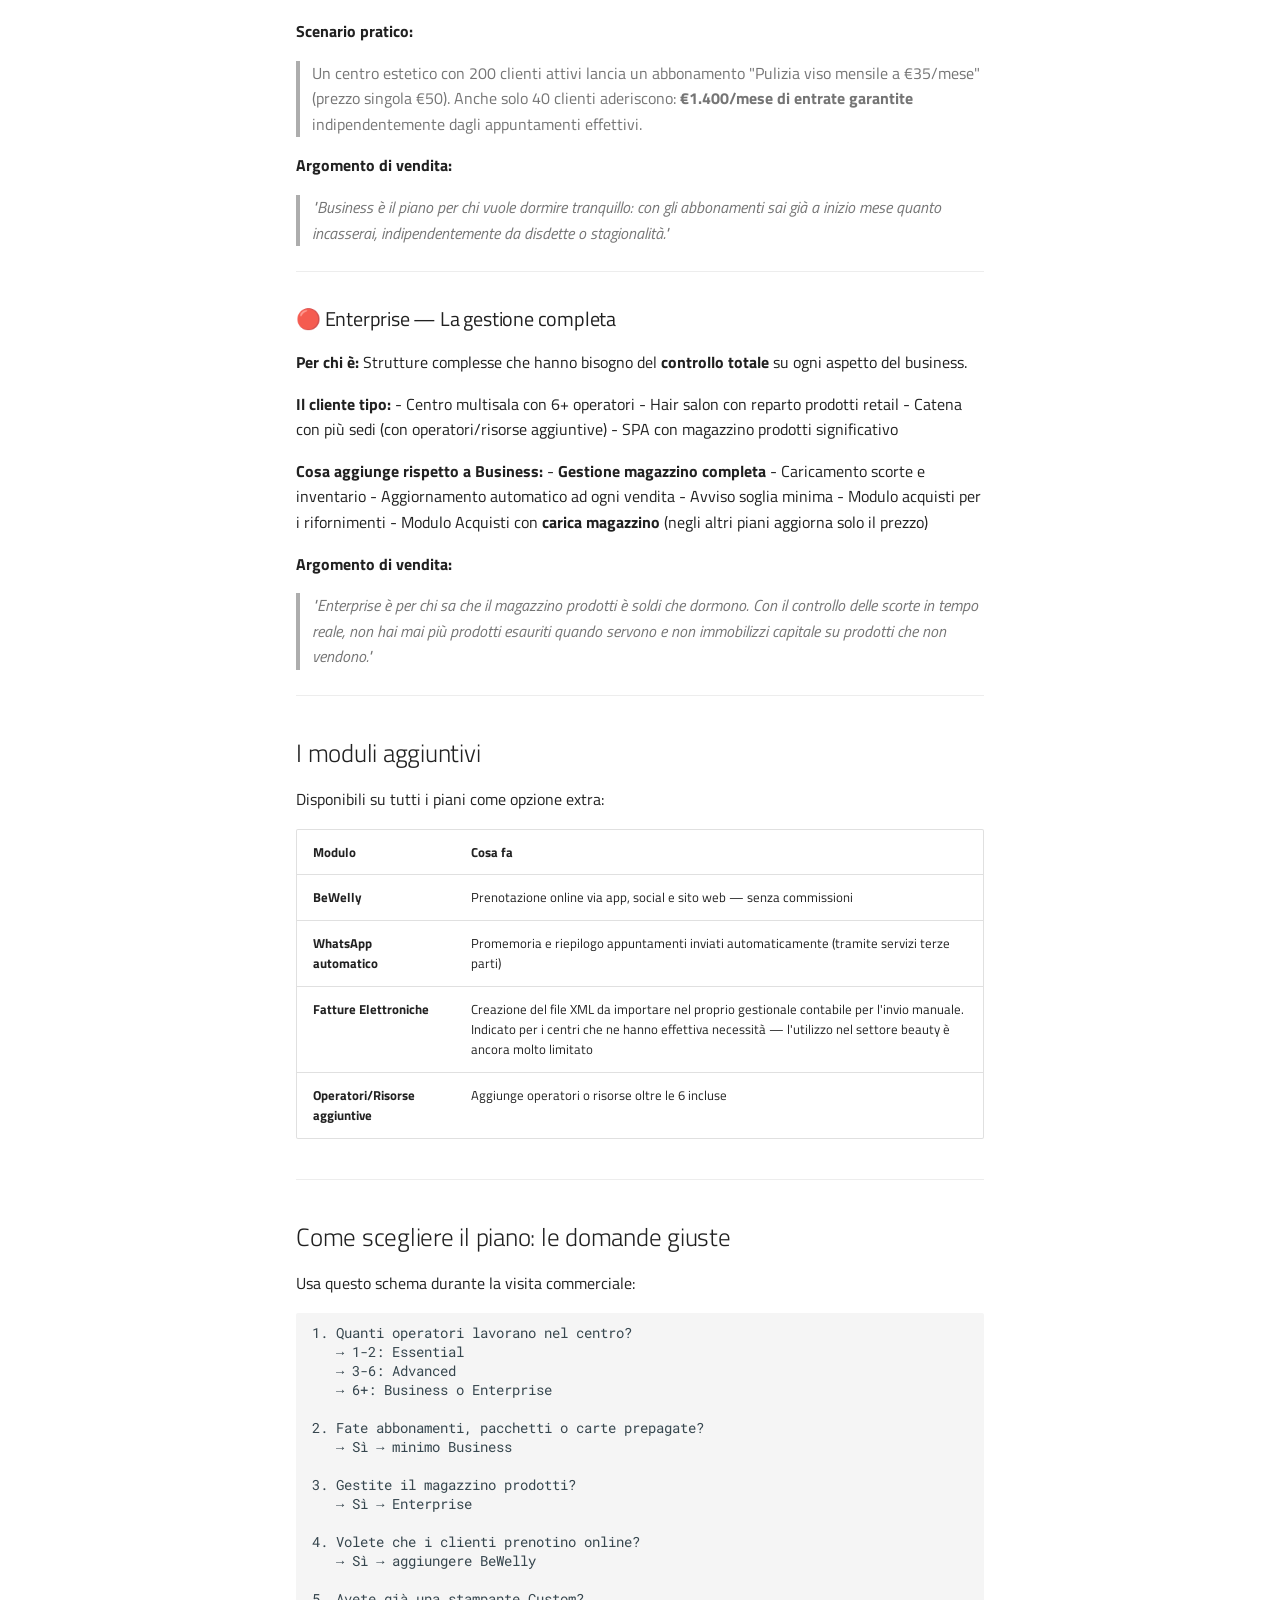
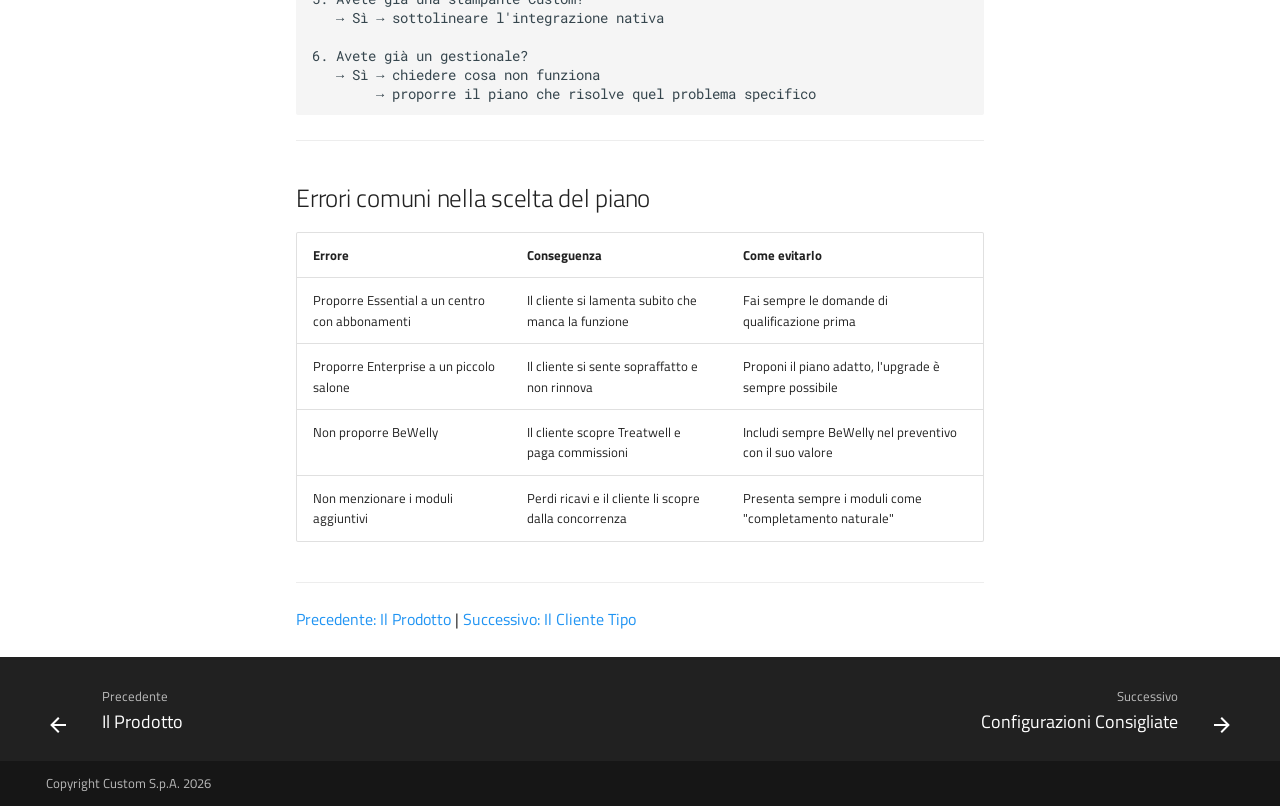
<file: piani/index.html>
<!doctype html>
<html lang="it" class="no-js">
  <head>
    
      <meta charset="utf-8">
      <meta name="viewport" content="width=device-width,initial-scale=1">
      
        <meta name="description" content="Corso commerciale per concessionari e installatori HyperBeauty — Custom S.p.A.">
      
      
        <meta name="author" content="Ivan Robuschi">
      
      
        <link rel="canonical" href="https://ivanrobuschi-custom.github.io/hyperbeauty-corso-commerciale/piani/">
      
      
        <link rel="prev" href="../prodotto/">
      
      
        <link rel="next" href="../configurazioni-consigliate/">
      
      
        
      
      
      <link rel="icon" href="../assets/icons/favicon.png">
      <meta name="generator" content="mkdocs-1.6.1, mkdocs-material-9.7.7">
    
    
      
        <title>I Piani - Formazione Commerciale - HyperBeauty</title>
      
    
    
      <link rel="stylesheet" href="../assets/stylesheets/main.ec1eaa64.min.css">
      
        
        <link rel="stylesheet" href="../assets/stylesheets/palette.ab4e12ef.min.css">
      
      


    
    
      
    
    
      
        
        
        <link rel="preconnect" href="https://fonts.gstatic.com" crossorigin>
        <link rel="stylesheet" href="https://fonts.googleapis.com/css?family=Roboto:300,300i,400,400i,700,700i%7CRoboto+Mono:400,400i,700,700i&display=fallback">
        <style>:root{--md-text-font:"Roboto";--md-code-font:"Roboto Mono"}</style>
      
    
    
      <link rel="stylesheet" href="../stylesheets/extra.css">
    
    <script>__md_scope=new URL("..",location),__md_hash=e=>[...e].reduce(((e,_)=>(e<<5)-e+_.charCodeAt(0)),0),__md_get=(e,_=localStorage,t=__md_scope)=>JSON.parse(_.getItem(t.pathname+"."+e)),__md_set=(e,_,t=localStorage,a=__md_scope)=>{try{t.setItem(a.pathname+"."+e,JSON.stringify(_))}catch(e){}}</script>
    
      

    
    
  </head>
  
  
    
    
    
    
    
    <body dir="ltr" data-md-color-scheme="default" data-md-color-primary="blue" data-md-color-accent="blue">
  
    
    <input class="md-toggle" data-md-toggle="drawer" type="checkbox" id="__drawer" autocomplete="off">
    <input class="md-toggle" data-md-toggle="search" type="checkbox" id="__search" autocomplete="off">
    <label class="md-overlay" for="__drawer"></label>
    <div data-md-component="skip">
      
        
        <a href="#i-piani-di-abbonamento" class="md-skip">
          Vai al contenuto
        </a>
      
    </div>
    <div data-md-component="announce">
      
    </div>
    
    
      

  

<header class="md-header md-header--shadow md-header--lifted" data-md-component="header">
  <nav class="md-header__inner md-grid" aria-label="Intestazione">
    <a href=".." title="Formazione Commerciale - HyperBeauty" class="md-header__button md-logo" aria-label="Formazione Commerciale - HyperBeauty" data-md-component="logo">
      
  <img src="../assets/icons/logo.png" alt="logo">

    </a>
    <label class="md-header__button md-icon" for="__drawer">
      
      <svg xmlns="http://www.w3.org/2000/svg" viewBox="0 0 24 24"><path d="M3 6h18v2H3zm0 5h18v2H3zm0 5h18v2H3z"/></svg>
    </label>
    <div class="md-header__title" data-md-component="header-title">
      <div class="md-header__ellipsis">
        <div class="md-header__topic">
          <span class="md-ellipsis">
            Formazione Commerciale - HyperBeauty
          </span>
        </div>
        <div class="md-header__topic" data-md-component="header-topic">
          <span class="md-ellipsis">
            
              I Piani
            
          </span>
        </div>
      </div>
    </div>
    
      
    
    
    
    
      
      
        <label class="md-header__button md-icon" for="__search">
          
          <svg xmlns="http://www.w3.org/2000/svg" viewBox="0 0 24 24"><path d="M9.5 3A6.5 6.5 0 0 1 16 9.5c0 1.61-.59 3.09-1.56 4.23l.27.27h.79l5 5-1.5 1.5-5-5v-.79l-.27-.27A6.52 6.52 0 0 1 9.5 16 6.5 6.5 0 0 1 3 9.5 6.5 6.5 0 0 1 9.5 3m0 2C7 5 5 7 5 9.5S7 14 9.5 14 14 12 14 9.5 12 5 9.5 5"/></svg>
        </label>
        <div class="md-search" data-md-component="search" role="dialog">
  <label class="md-search__overlay" for="__search"></label>
  <div class="md-search__inner" role="search">
    <form class="md-search__form" name="search">
      <input type="text" class="md-search__input" name="query" aria-label="Cerca" placeholder="Cerca" autocapitalize="off" autocorrect="off" autocomplete="off" spellcheck="false" data-md-component="search-query" required>
      <label class="md-search__icon md-icon" for="__search">
        
        <svg xmlns="http://www.w3.org/2000/svg" viewBox="0 0 24 24"><path d="M9.5 3A6.5 6.5 0 0 1 16 9.5c0 1.61-.59 3.09-1.56 4.23l.27.27h.79l5 5-1.5 1.5-5-5v-.79l-.27-.27A6.52 6.52 0 0 1 9.5 16 6.5 6.5 0 0 1 3 9.5 6.5 6.5 0 0 1 9.5 3m0 2C7 5 5 7 5 9.5S7 14 9.5 14 14 12 14 9.5 12 5 9.5 5"/></svg>
        
        <svg xmlns="http://www.w3.org/2000/svg" viewBox="0 0 24 24"><path d="M20 11v2H8l5.5 5.5-1.42 1.42L4.16 12l7.92-7.92L13.5 5.5 8 11z"/></svg>
      </label>
      <nav class="md-search__options" aria-label="Cerca">
        
          <a href="javascript:void(0)" class="md-search__icon md-icon" title="Condividi" aria-label="Condividi" data-clipboard data-clipboard-text="" data-md-component="search-share" tabindex="-1">
            
            <svg xmlns="http://www.w3.org/2000/svg" viewBox="0 0 24 24"><path d="M18 16.08c-.76 0-1.44.3-1.96.77L8.91 12.7c.05-.23.09-.46.09-.7s-.04-.47-.09-.7l7.05-4.11c.54.5 1.25.81 2.04.81a3 3 0 0 0 3-3 3 3 0 0 0-3-3 3 3 0 0 0-3 3c0 .24.04.47.09.7L8.04 9.81C7.5 9.31 6.79 9 6 9a3 3 0 0 0-3 3 3 3 0 0 0 3 3c.79 0 1.5-.31 2.04-.81l7.12 4.15c-.05.21-.08.43-.08.66 0 1.61 1.31 2.91 2.92 2.91s2.92-1.3 2.92-2.91A2.92 2.92 0 0 0 18 16.08"/></svg>
          </a>
        
        <button type="reset" class="md-search__icon md-icon" title="Cancella" aria-label="Cancella" tabindex="-1">
          
          <svg xmlns="http://www.w3.org/2000/svg" viewBox="0 0 24 24"><path d="M19 6.41 17.59 5 12 10.59 6.41 5 5 6.41 10.59 12 5 17.59 6.41 19 12 13.41 17.59 19 19 17.59 13.41 12z"/></svg>
        </button>
      </nav>
      
        <div class="md-search__suggest" data-md-component="search-suggest"></div>
      
    </form>
    <div class="md-search__output">
      <div class="md-search__scrollwrap" tabindex="0" data-md-scrollfix>
        <div class="md-search-result" data-md-component="search-result">
          <div class="md-search-result__meta">
            Inizializza la ricerca
          </div>
          <ol class="md-search-result__list" role="presentation"></ol>
        </div>
      </div>
    </div>
  </div>
</div>
      
    
    
  </nav>
  
    
      
<nav class="md-tabs" aria-label="Tabs" data-md-component="tabs">
  <div class="md-grid">
    <ul class="md-tabs__list">
      
        
  
  
  
  
    <li class="md-tabs__item">
      <a href=".." class="md-tabs__link">
        
  
  
    
  
  Introduzione

      </a>
    </li>
  

      
        
  
  
  
  
    <li class="md-tabs__item">
      <a href="../mercato/" class="md-tabs__link">
        
  
  
    
  
  Contesto di Mercato

      </a>
    </li>
  

      
        
  
  
  
  
    <li class="md-tabs__item">
      <a href="../prodotto/" class="md-tabs__link">
        
  
  
    
  
  Il Prodotto

      </a>
    </li>
  

      
        
  
  
  
    
  
  
    <li class="md-tabs__item md-tabs__item--active">
      <a href="./" class="md-tabs__link">
        
  
  
    
  
  I Piani

      </a>
    </li>
  

      
        
  
  
  
  
    <li class="md-tabs__item">
      <a href="../configurazioni-consigliate/" class="md-tabs__link">
        
  
  
    
  
  Configurazioni Consigliate

      </a>
    </li>
  

      
        
  
  
  
  
    <li class="md-tabs__item">
      <a href="../cliente/" class="md-tabs__link">
        
  
  
    
  
  Il Cliente Tipo

      </a>
    </li>
  

      
        
  
  
  
  
    <li class="md-tabs__item">
      <a href="../argomentario/" class="md-tabs__link">
        
  
  
    
  
  Argomentario di Vendita

      </a>
    </li>
  

      
        
  
  
  
  
    <li class="md-tabs__item">
      <a href="../risorse/" class="md-tabs__link">
        
  
  
    
  
  Materiali e Risorse

      </a>
    </li>
  

      
    </ul>
  </div>
</nav>
    
  
</header>
    
    <div class="md-container" data-md-component="container">
      
      
        
      
      <main class="md-main" data-md-component="main">
        <div class="md-main__inner md-grid">
          
            
              
              <div class="md-sidebar md-sidebar--primary" data-md-component="sidebar" data-md-type="navigation" >
                <div class="md-sidebar__scrollwrap">
                  <div class="md-sidebar__inner">
                    


  


<nav class="md-nav md-nav--primary md-nav--lifted" aria-label="Navigazione" data-md-level="0">
  <label class="md-nav__title" for="__drawer">
    <a href=".." title="Formazione Commerciale - HyperBeauty" class="md-nav__button md-logo" aria-label="Formazione Commerciale - HyperBeauty" data-md-component="logo">
      
  <img src="../assets/icons/logo.png" alt="logo">

    </a>
    Formazione Commerciale - HyperBeauty
  </label>
  
  <ul class="md-nav__list" data-md-scrollfix>
    
      
      
  
  
  
  
    <li class="md-nav__item">
      <a href=".." class="md-nav__link">
        
  
  
  <span class="md-ellipsis">
    
  
    Introduzione
  

    
  </span>
  
  

      </a>
    </li>
  

    
      
      
  
  
  
  
    <li class="md-nav__item">
      <a href="../mercato/" class="md-nav__link">
        
  
  
  <span class="md-ellipsis">
    
  
    Contesto di Mercato
  

    
  </span>
  
  

      </a>
    </li>
  

    
      
      
  
  
  
  
    <li class="md-nav__item">
      <a href="../prodotto/" class="md-nav__link">
        
  
  
  <span class="md-ellipsis">
    
  
    Il Prodotto
  

    
  </span>
  
  

      </a>
    </li>
  

    
      
      
  
  
    
  
  
  
    <li class="md-nav__item md-nav__item--active">
      
      <input class="md-nav__toggle md-toggle" type="checkbox" id="__toc">
      
      
        
      
      
        <label class="md-nav__link md-nav__link--active" for="__toc">
          
  
  
  <span class="md-ellipsis">
    
  
    I Piani
  

    
  </span>
  
  

          <span class="md-nav__icon md-icon"></span>
        </label>
      
      <a href="./" class="md-nav__link md-nav__link--active">
        
  
  
  <span class="md-ellipsis">
    
  
    I Piani
  

    
  </span>
  
  

      </a>
      
        

<nav class="md-nav md-nav--secondary" aria-label="Indice">
  
  
  
    
  
  
    <label class="md-nav__title" for="__toc">
      <span class="md-nav__icon md-icon"></span>
      Indice
    </label>
    <ul class="md-nav__list" data-md-component="toc" data-md-scrollfix>
      
        <li class="md-nav__item">
  <a href="#la-logica-dellofferta" class="md-nav__link">
    <span class="md-ellipsis">
      
        La logica dell'offerta
      
    </span>
  </a>
  
</li>
      
        <li class="md-nav__item">
  <a href="#panoramica-comparativa" class="md-nav__link">
    <span class="md-ellipsis">
      
        Panoramica comparativa
      
    </span>
  </a>
  
</li>
      
        <li class="md-nav__item">
  <a href="#i-piani-in-dettaglio" class="md-nav__link">
    <span class="md-ellipsis">
      
        I piani in dettaglio
      
    </span>
  </a>
  
    <nav class="md-nav" aria-label="I piani in dettaglio">
      <ul class="md-nav__list">
        
          <li class="md-nav__item">
  <a href="#essential-digitalizzarsi-per-la-prima-volta" class="md-nav__link">
    <span class="md-ellipsis">
      
        🟢 Essential — Digitalizzarsi per la prima volta
      
    </span>
  </a>
  
</li>
        
          <li class="md-nav__item">
  <a href="#advanced-il-salto-di-qualita" class="md-nav__link">
    <span class="md-ellipsis">
      
        🔵 Advanced — Il salto di qualità
      
    </span>
  </a>
  
</li>
        
          <li class="md-nav__item">
  <a href="#business-il-centro-strutturato" class="md-nav__link">
    <span class="md-ellipsis">
      
        🟡 Business — Il centro strutturato
      
    </span>
  </a>
  
</li>
        
          <li class="md-nav__item">
  <a href="#enterprise-la-gestione-completa" class="md-nav__link">
    <span class="md-ellipsis">
      
        🔴 Enterprise — La gestione completa
      
    </span>
  </a>
  
</li>
        
      </ul>
    </nav>
  
</li>
      
        <li class="md-nav__item">
  <a href="#i-moduli-aggiuntivi" class="md-nav__link">
    <span class="md-ellipsis">
      
        I moduli aggiuntivi
      
    </span>
  </a>
  
</li>
      
        <li class="md-nav__item">
  <a href="#come-scegliere-il-piano-le-domande-giuste" class="md-nav__link">
    <span class="md-ellipsis">
      
        Come scegliere il piano: le domande giuste
      
    </span>
  </a>
  
</li>
      
        <li class="md-nav__item">
  <a href="#errori-comuni-nella-scelta-del-piano" class="md-nav__link">
    <span class="md-ellipsis">
      
        Errori comuni nella scelta del piano
      
    </span>
  </a>
  
</li>
      
    </ul>
  
</nav>
      
    </li>
  

    
      
      
  
  
  
  
    <li class="md-nav__item">
      <a href="../configurazioni-consigliate/" class="md-nav__link">
        
  
  
  <span class="md-ellipsis">
    
  
    Configurazioni Consigliate
  

    
  </span>
  
  

      </a>
    </li>
  

    
      
      
  
  
  
  
    <li class="md-nav__item">
      <a href="../cliente/" class="md-nav__link">
        
  
  
  <span class="md-ellipsis">
    
  
    Il Cliente Tipo
  

    
  </span>
  
  

      </a>
    </li>
  

    
      
      
  
  
  
  
    <li class="md-nav__item">
      <a href="../argomentario/" class="md-nav__link">
        
  
  
  <span class="md-ellipsis">
    
  
    Argomentario di Vendita
  

    
  </span>
  
  

      </a>
    </li>
  

    
      
      
  
  
  
  
    <li class="md-nav__item">
      <a href="../risorse/" class="md-nav__link">
        
  
  
  <span class="md-ellipsis">
    
  
    Materiali e Risorse
  

    
  </span>
  
  

      </a>
    </li>
  

    
  </ul>
</nav>
                  </div>
                </div>
              </div>
            
            
              
              <div class="md-sidebar md-sidebar--secondary" data-md-component="sidebar" data-md-type="toc" >
                <div class="md-sidebar__scrollwrap">
                  <div class="md-sidebar__inner">
                    

<nav class="md-nav md-nav--secondary" aria-label="Indice">
  
  
  
    
  
  
    <label class="md-nav__title" for="__toc">
      <span class="md-nav__icon md-icon"></span>
      Indice
    </label>
    <ul class="md-nav__list" data-md-component="toc" data-md-scrollfix>
      
        <li class="md-nav__item">
  <a href="#la-logica-dellofferta" class="md-nav__link">
    <span class="md-ellipsis">
      
        La logica dell'offerta
      
    </span>
  </a>
  
</li>
      
        <li class="md-nav__item">
  <a href="#panoramica-comparativa" class="md-nav__link">
    <span class="md-ellipsis">
      
        Panoramica comparativa
      
    </span>
  </a>
  
</li>
      
        <li class="md-nav__item">
  <a href="#i-piani-in-dettaglio" class="md-nav__link">
    <span class="md-ellipsis">
      
        I piani in dettaglio
      
    </span>
  </a>
  
    <nav class="md-nav" aria-label="I piani in dettaglio">
      <ul class="md-nav__list">
        
          <li class="md-nav__item">
  <a href="#essential-digitalizzarsi-per-la-prima-volta" class="md-nav__link">
    <span class="md-ellipsis">
      
        🟢 Essential — Digitalizzarsi per la prima volta
      
    </span>
  </a>
  
</li>
        
          <li class="md-nav__item">
  <a href="#advanced-il-salto-di-qualita" class="md-nav__link">
    <span class="md-ellipsis">
      
        🔵 Advanced — Il salto di qualità
      
    </span>
  </a>
  
</li>
        
          <li class="md-nav__item">
  <a href="#business-il-centro-strutturato" class="md-nav__link">
    <span class="md-ellipsis">
      
        🟡 Business — Il centro strutturato
      
    </span>
  </a>
  
</li>
        
          <li class="md-nav__item">
  <a href="#enterprise-la-gestione-completa" class="md-nav__link">
    <span class="md-ellipsis">
      
        🔴 Enterprise — La gestione completa
      
    </span>
  </a>
  
</li>
        
      </ul>
    </nav>
  
</li>
      
        <li class="md-nav__item">
  <a href="#i-moduli-aggiuntivi" class="md-nav__link">
    <span class="md-ellipsis">
      
        I moduli aggiuntivi
      
    </span>
  </a>
  
</li>
      
        <li class="md-nav__item">
  <a href="#come-scegliere-il-piano-le-domande-giuste" class="md-nav__link">
    <span class="md-ellipsis">
      
        Come scegliere il piano: le domande giuste
      
    </span>
  </a>
  
</li>
      
        <li class="md-nav__item">
  <a href="#errori-comuni-nella-scelta-del-piano" class="md-nav__link">
    <span class="md-ellipsis">
      
        Errori comuni nella scelta del piano
      
    </span>
  </a>
  
</li>
      
    </ul>
  
</nav>
                  </div>
                </div>
              </div>
            
          
          
            <div class="md-content" data-md-component="content">
              
                



  


              
              <article class="md-content__inner md-typeset">
                
                  



<h1 id="i-piani-di-abbonamento">I Piani di Abbonamento</h1>
<h2 id="la-logica-dellofferta">La logica dell'offerta</h2>
<p>HyperBeauty è disponibile in <strong>4 piani</strong> con funzionalità progressive. La scelta del piano giusto dipende dalla dimensione del centro, dal numero di operatori e dalle esigenze specifiche del titolare.</p>
<div class="admonition tip">
<p class="admonition-title">Regola pratica</p>
<p>Parti sempre dal piano <strong>più adatto alle esigenze reali</strong>, non dal più economico. Un cliente sul piano sbagliato si lamenta, chiede rimborsi e non rinnova. Un cliente sul piano giusto è soddisfatto e diventa un testimonial.</p>
</div>
<hr />
<h2 id="panoramica-comparativa">Panoramica comparativa</h2>
<table>
<thead>
<tr>
<th>Funzionalità</th>
<th style="text-align: center;">Essential</th>
<th style="text-align: center;">Advanced</th>
<th style="text-align: center;">Business</th>
<th style="text-align: center;">Enterprise</th>
</tr>
</thead>
<tbody>
<tr>
<td>Agenda + clienti illimitati</td>
<td style="text-align: center;">✅</td>
<td style="text-align: center;">✅</td>
<td style="text-align: center;">✅</td>
<td style="text-align: center;">✅</td>
</tr>
<tr>
<td>6 operatori / 6 risorse</td>
<td style="text-align: center;">✅</td>
<td style="text-align: center;">✅</td>
<td style="text-align: center;">✅</td>
<td style="text-align: center;">✅</td>
</tr>
<tr>
<td>Incassi e sospesi</td>
<td style="text-align: center;">✅</td>
<td style="text-align: center;">✅</td>
<td style="text-align: center;">✅</td>
<td style="text-align: center;">✅</td>
</tr>
<tr>
<td>3 accessi contemporanei</td>
<td style="text-align: center;">✅</td>
<td style="text-align: center;">✅</td>
<td style="text-align: center;">✅</td>
<td style="text-align: center;">✅</td>
</tr>
<tr>
<td>Collegamento Google Drive</td>
<td style="text-align: center;">✅</td>
<td style="text-align: center;">✅</td>
<td style="text-align: center;">✅</td>
<td style="text-align: center;">✅</td>
</tr>
<tr>
<td>Promemoria SMS</td>
<td style="text-align: center;">✅</td>
<td style="text-align: center;">✅</td>
<td style="text-align: center;">✅</td>
<td style="text-align: center;">✅</td>
</tr>
<tr>
<td>Auguri compleanno SMS</td>
<td style="text-align: center;">✅</td>
<td style="text-align: center;">✅</td>
<td style="text-align: center;">✅</td>
<td style="text-align: center;">✅</td>
</tr>
<tr>
<td>Marketing automation</td>
<td style="text-align: center;">✅</td>
<td style="text-align: center;">✅</td>
<td style="text-align: center;">✅</td>
<td style="text-align: center;">✅</td>
</tr>
<tr>
<td>WhatsApp riepilogo manuale</td>
<td style="text-align: center;">✅</td>
<td style="text-align: center;">✅</td>
<td style="text-align: center;">✅</td>
<td style="text-align: center;">✅</td>
</tr>
<tr>
<td>Lista d'attesa clienti</td>
<td style="text-align: center;">✅</td>
<td style="text-align: center;">✅</td>
<td style="text-align: center;">✅</td>
<td style="text-align: center;">✅</td>
</tr>
<tr>
<td>Copia-incolla appuntamenti</td>
<td style="text-align: center;">✅</td>
<td style="text-align: center;">✅</td>
<td style="text-align: center;">✅</td>
<td style="text-align: center;">✅</td>
</tr>
<tr>
<td>Stampanti telematiche Custom</td>
<td style="text-align: center;">✅</td>
<td style="text-align: center;">✅</td>
<td style="text-align: center;">✅</td>
<td style="text-align: center;">✅</td>
</tr>
<tr>
<td>Costi di gestione</td>
<td style="text-align: center;">✅</td>
<td style="text-align: center;">✅</td>
<td style="text-align: center;">✅</td>
<td style="text-align: center;">✅</td>
</tr>
<tr>
<td>Landing page digitale</td>
<td style="text-align: center;">✅</td>
<td style="text-align: center;">✅</td>
<td style="text-align: center;">✅</td>
<td style="text-align: center;">✅</td>
</tr>
<tr>
<td>Schede tecniche clienti</td>
<td style="text-align: center;">✅</td>
<td style="text-align: center;">✅</td>
<td style="text-align: center;">✅</td>
<td style="text-align: center;">✅</td>
</tr>
<tr>
<td>Widget e statistiche</td>
<td style="text-align: center;">Base</td>
<td style="text-align: center;"><strong>Avanzate</strong></td>
<td style="text-align: center;"><strong>Avanzate</strong></td>
<td style="text-align: center;"><strong>Avanzate</strong></td>
</tr>
<tr>
<td>Fidelity Card</td>
<td style="text-align: center;">❌</td>
<td style="text-align: center;">✅</td>
<td style="text-align: center;">✅</td>
<td style="text-align: center;">✅</td>
</tr>
<tr>
<td>Turni di lavoro / festività</td>
<td style="text-align: center;">❌</td>
<td style="text-align: center;">✅</td>
<td style="text-align: center;">✅</td>
<td style="text-align: center;">✅</td>
</tr>
<tr>
<td>Esportazione anagrafiche Excel</td>
<td style="text-align: center;">❌</td>
<td style="text-align: center;">✅</td>
<td style="text-align: center;">✅</td>
<td style="text-align: center;">✅</td>
</tr>
<tr>
<td>Abbonamenti e Prepagate</td>
<td style="text-align: center;">❌</td>
<td style="text-align: center;">❌</td>
<td style="text-align: center;">✅</td>
<td style="text-align: center;">✅</td>
</tr>
<tr>
<td>Gestione magazzino completa</td>
<td style="text-align: center;">❌</td>
<td style="text-align: center;">❌</td>
<td style="text-align: center;">❌</td>
<td style="text-align: center;">✅</td>
</tr>
<tr>
<td>BeWelly prenotazione online</td>
<td style="text-align: center;">•</td>
<td style="text-align: center;">•</td>
<td style="text-align: center;">•</td>
<td style="text-align: center;">•</td>
</tr>
<tr>
<td>WhatsApp automatico</td>
<td style="text-align: center;">•</td>
<td style="text-align: center;">•</td>
<td style="text-align: center;">•</td>
<td style="text-align: center;">•</td>
</tr>
<tr>
<td>Fatture Elettroniche</td>
<td style="text-align: center;">•</td>
<td style="text-align: center;">•</td>
<td style="text-align: center;">•</td>
<td style="text-align: center;">•</td>
</tr>
<tr>
<td>Operatori/Risorse aggiuntive</td>
<td style="text-align: center;">•</td>
<td style="text-align: center;">•</td>
<td style="text-align: center;">•</td>
<td style="text-align: center;">•</td>
</tr>
</tbody>
</table>
<blockquote>
<p><strong>Legenda:</strong> ✅ incluso · ❌ non disponibile · • modulo aggiuntivo opzionale</p>
</blockquote>
<hr />
<h2 id="i-piani-in-dettaglio">I piani in dettaglio</h2>
<h3 id="essential-digitalizzarsi-per-la-prima-volta">🟢 Essential — Digitalizzarsi per la prima volta</h3>
<p><strong>Per chi è:</strong> Il primo passo nel mondo digitale. Perfetto per chi gestisce tutto ancora a mano e vuole risolvere i problemi principali senza complicarsi la vita.</p>
<p><strong>Il cliente tipo:</strong>
- Parrucchiere o barbiere con 1-3 operatori
- Nail center piccolo o tattoo studio
- Estetista singola o con 1 collaboratrice
- Chi ha già provato un gestionale ma lo ha abbandonato perché troppo complicato</p>
<p><strong>Cosa risolve subito:</strong>
- Fine delle doppie prenotazioni
- Promemoria SMS automatici → meno no-show
- Scheda cliente digitale → niente più appunti su carta
- Landing page digitale → presenza online immediata</p>
<p><strong>Cosa NON include e perché:</strong>
- Niente Fidelity Card → per centri senza programmi fedeltà strutturati
- Niente turni di lavoro → per realtà mono-operatore o piccole
- Statistiche base → sufficienti per chi inizia</p>
<p><strong>Argomento di vendita:</strong></p>
<blockquote>
<p><em>"Con Essential hai tutto quello che ti serve per smettere di perdere appuntamenti e clienti. È il punto di partenza: quando il centro cresce, si aggiorna il piano."</em></p>
</blockquote>
<hr />
<h3 id="advanced-il-salto-di-qualita">🔵 Advanced — Il salto di qualità</h3>
<p><strong>Per chi è:</strong> Chi ha già un minimo di struttura e vuole strumenti più evoluti per gestire il team e fidelizzare i clienti.</p>
<p><strong>Il cliente tipo:</strong>
- Salone con 3-6 dipendenti
- Centro estetico medio con più cabine
- Barber shop con 2-4 operatori
- Chi ha già un gestionale base e vuole fare il salto</p>
<p><strong>Cosa aggiunge rispetto a Essential:</strong>
- <strong>Statistiche avanzate</strong> → visibilità completa su fatturato, operatori, servizi
- <strong>Fidelity Card</strong> → raccolta punti e premi per i clienti abituali
- <strong>Turni di lavoro e festività</strong> → gestione del team senza tabelle Excel
- <strong>Esportazione anagrafiche in Excel</strong> → utile per campagne email o analisi esterne</p>
<p><strong>Argomento di vendita:</strong></p>
<blockquote>
<p><em>"Con Advanced il titolare smette di gestire il centro 'a sensazione' e inizia a prendere decisioni basate sui dati. Sa chi sono i suoi migliori clienti, quali operatori rendono di più e quando è il momento di fare una promozione."</em></p>
</blockquote>
<hr />
<h3 id="business-il-centro-strutturato">🟡 Business — Il centro strutturato</h3>
<p><strong>Per chi è:</strong> Chi ha già una clientela fidelizzata e vuole trasformarla in <strong>entrate ricorrenti e prevedibili</strong>.</p>
<p><strong>Il cliente tipo:</strong>
- Centro estetico con abbonamenti mensili o pacchetti trattamenti
- Beauty farm o SPA con offerte in bundle
- Salone che vuole lanciare un programma fedeltà strutturato
- Chi vende prodotti retail oltre ai servizi</p>
<p><strong>Cosa aggiunge rispetto ad Advanced:</strong>
- <strong>Abbonamenti e Prepagate</strong> → il modulo più potente per la fidelizzazione
  - Carte prepagate con credito scalabile
  - Abbonamenti a trattamenti (es. 10 sedute)
  - Incasso anticipato → cash flow migliorato</p>
<p><strong>Scenario pratico:</strong></p>
<blockquote>
<p>Un centro estetico con 200 clienti attivi lancia un abbonamento "Pulizia viso mensile a €35/mese" (prezzo singola €50). Anche solo 40 clienti aderiscono: <strong>€1.400/mese di entrate garantite</strong> indipendentemente dagli appuntamenti effettivi.</p>
</blockquote>
<p><strong>Argomento di vendita:</strong></p>
<blockquote>
<p><em>"Business è il piano per chi vuole dormire tranquillo: con gli abbonamenti sai già a inizio mese quanto incasserai, indipendentemente da disdette o stagionalità."</em></p>
</blockquote>
<hr />
<h3 id="enterprise-la-gestione-completa">🔴 Enterprise — La gestione completa</h3>
<p><strong>Per chi è:</strong> Strutture complesse che hanno bisogno del <strong>controllo totale</strong> su ogni aspetto del business.</p>
<p><strong>Il cliente tipo:</strong>
- Centro multisala con 6+ operatori
- Hair salon con reparto prodotti retail
- Catena con più sedi (con operatori/risorse aggiuntive)
- SPA con magazzino prodotti significativo</p>
<p><strong>Cosa aggiunge rispetto a Business:</strong>
- <strong>Gestione magazzino completa</strong>
  - Caricamento scorte e inventario
  - Aggiornamento automatico ad ogni vendita
  - Avviso soglia minima
  - Modulo acquisti per i rifornimenti
- Modulo Acquisti con <strong>carica magazzino</strong> (negli altri piani aggiorna solo il prezzo)</p>
<p><strong>Argomento di vendita:</strong></p>
<blockquote>
<p><em>"Enterprise è per chi sa che il magazzino prodotti è soldi che dormono. Con il controllo delle scorte in tempo reale, non hai mai più prodotti esauriti quando servono e non immobilizzi capitale su prodotti che non vendono."</em></p>
</blockquote>
<hr />
<h2 id="i-moduli-aggiuntivi">I moduli aggiuntivi</h2>
<p>Disponibili su tutti i piani come opzione extra:</p>
<table>
<thead>
<tr>
<th>Modulo</th>
<th>Cosa fa</th>
</tr>
</thead>
<tbody>
<tr>
<td><strong>BeWelly</strong></td>
<td>Prenotazione online via app, social e sito web — senza commissioni</td>
</tr>
<tr>
<td><strong>WhatsApp automatico</strong></td>
<td>Promemoria e riepilogo appuntamenti inviati automaticamente (tramite servizi terze parti)</td>
</tr>
<tr>
<td><strong>Fatture Elettroniche</strong></td>
<td>Creazione del file XML da importare nel proprio gestionale contabile per l'invio manuale. Indicato per i centri che ne hanno effettiva necessità — l'utilizzo nel settore beauty è ancora molto limitato</td>
</tr>
<tr>
<td><strong>Operatori/Risorse aggiuntive</strong></td>
<td>Aggiunge operatori o risorse oltre le 6 incluse</td>
</tr>
</tbody>
</table>
<hr />
<h2 id="come-scegliere-il-piano-le-domande-giuste">Come scegliere il piano: le domande giuste</h2>
<p>Usa questo schema durante la visita commerciale:</p>
<div class="highlight"><pre><span></span><code>1. Quanti operatori lavorano nel centro?
   → 1-2: Essential
   → 3-6: Advanced
   → 6+: Business o Enterprise

2. Fate abbonamenti, pacchetti o carte prepagate?
   → Sì → minimo Business

3. Gestite il magazzino prodotti?
   → Sì → Enterprise

4. Volete che i clienti prenotino online?
   → Sì → aggiungere BeWelly

5. Avete già una stampante Custom?
   → Sì → sottolineare l'integrazione nativa

6. Avete già un gestionale?
   → Sì → chiedere cosa non funziona
        → proporre il piano che risolve quel problema specifico
</code></pre></div>
<hr />
<h2 id="errori-comuni-nella-scelta-del-piano">Errori comuni nella scelta del piano</h2>
<table>
<thead>
<tr>
<th>Errore</th>
<th>Conseguenza</th>
<th>Come evitarlo</th>
</tr>
</thead>
<tbody>
<tr>
<td>Proporre Essential a un centro con abbonamenti</td>
<td>Il cliente si lamenta subito che manca la funzione</td>
<td>Fai sempre le domande di qualificazione prima</td>
</tr>
<tr>
<td>Proporre Enterprise a un piccolo salone</td>
<td>Il cliente si sente sopraffatto e non rinnova</td>
<td>Proponi il piano adatto, l'upgrade è sempre possibile</td>
</tr>
<tr>
<td>Non proporre BeWelly</td>
<td>Il cliente scopre Treatwell e paga commissioni</td>
<td>Includi sempre BeWelly nel preventivo con il suo valore</td>
</tr>
<tr>
<td>Non menzionare i moduli aggiuntivi</td>
<td>Perdi ricavi e il cliente li scopre dalla concorrenza</td>
<td>Presenta sempre i moduli come "completamento naturale"</td>
</tr>
</tbody>
</table>
<hr />
<p><a href="../prodotto/">Precedente: Il Prodotto</a> | <a href="../cliente/">Successivo: Il Cliente Tipo</a></p>












                
              </article>
            </div>
          
          
<script>var target=document.getElementById(location.hash.slice(1));target&&target.name&&(target.checked=target.name.startsWith("__tabbed_"))</script>
        </div>
        
          <button type="button" class="md-top md-icon" data-md-component="top" hidden>
  
  <svg xmlns="http://www.w3.org/2000/svg" viewBox="0 0 24 24"><path d="M13 20h-2V8l-5.5 5.5-1.42-1.42L12 4.16l7.92 7.92-1.42 1.42L13 8z"/></svg>
  Torna su
</button>
        
      </main>
      
        <footer class="md-footer">
  
    
      
      <nav class="md-footer__inner md-grid" aria-label="Piede" >
        
          
          <a href="../prodotto/" class="md-footer__link md-footer__link--prev" aria-label="Precedente: Il Prodotto">
            <div class="md-footer__button md-icon">
              
              <svg xmlns="http://www.w3.org/2000/svg" viewBox="0 0 24 24"><path d="M20 11v2H8l5.5 5.5-1.42 1.42L4.16 12l7.92-7.92L13.5 5.5 8 11z"/></svg>
            </div>
            <div class="md-footer__title">
              <span class="md-footer__direction">
                Precedente
              </span>
              <div class="md-ellipsis">
                Il Prodotto
              </div>
            </div>
          </a>
        
        
          
          <a href="../configurazioni-consigliate/" class="md-footer__link md-footer__link--next" aria-label="Successivo: Configurazioni Consigliate">
            <div class="md-footer__title">
              <span class="md-footer__direction">
                Successivo
              </span>
              <div class="md-ellipsis">
                Configurazioni Consigliate
              </div>
            </div>
            <div class="md-footer__button md-icon">
              
              <svg xmlns="http://www.w3.org/2000/svg" viewBox="0 0 24 24"><path d="M4 11v2h12l-5.5 5.5 1.42 1.42L19.84 12l-7.92-7.92L10.5 5.5 16 11z"/></svg>
            </div>
          </a>
        
      </nav>
    
  
  <div class="md-footer-meta md-typeset">
    <div class="md-footer-meta__inner md-grid">
      <div class="md-copyright">
  
    <div class="md-copyright__highlight">
      Copyright Custom S.p.A. 2026
    </div>
  
  
</div>
      
    </div>
  </div>
</footer>
      
    </div>
    <div class="md-dialog" data-md-component="dialog">
      <div class="md-dialog__inner md-typeset"></div>
    </div>
    
      <div class="md-progress" data-md-component="progress" role="progressbar"></div>
    
    
    
      
      
      <script id="__config" type="application/json">{"annotate": null, "base": "..", "features": ["navigation.instant", "navigation.instant.prefetch", "navigation.instant.progress", "navigation.tracking", "navigation.tabs", "navigation.tabs.sticky", "navigation.path", "navigation.sections", "navigation.prune", "navigation.indexes", "navigation.top", "navigation.footer", "search.suggest", "search.highlight", "search.share"], "search": "../assets/javascripts/workers/search.2c215733.min.js", "tags": null, "translations": {"clipboard.copied": "Copiato", "clipboard.copy": "Copia", "search.result.more.one": "1 altro in questa pagina", "search.result.more.other": "# altri in questa pagina", "search.result.none": "Nessun documento trovato", "search.result.one": "1 documento trovato", "search.result.other": "# documenti trovati", "search.result.placeholder": "Scrivi per iniziare a cercare", "search.result.term.missing": "Non presente", "select.version": "Seleziona la versione"}, "version": null}</script>
    
    
      <script src="../assets/javascripts/bundle.d7400e89.min.js"></script>
      
    
  </body>
</html>
</file>
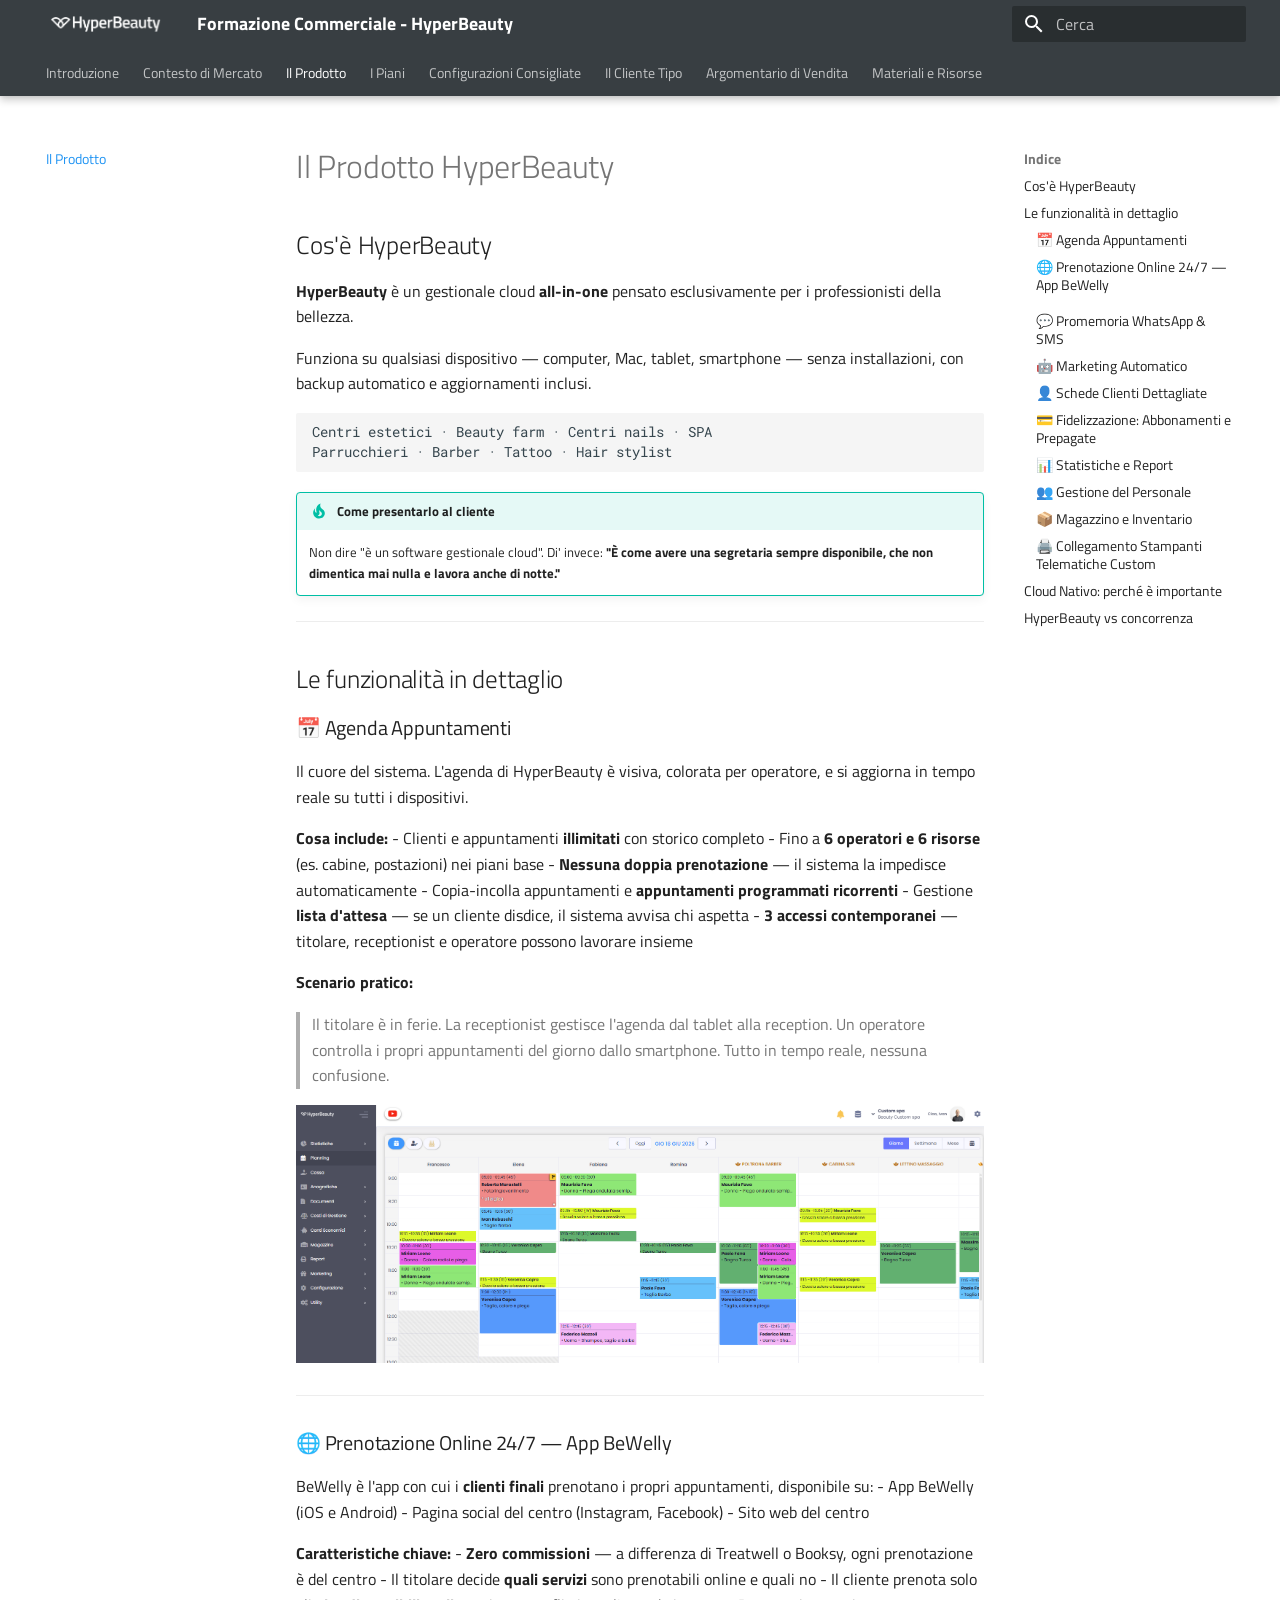
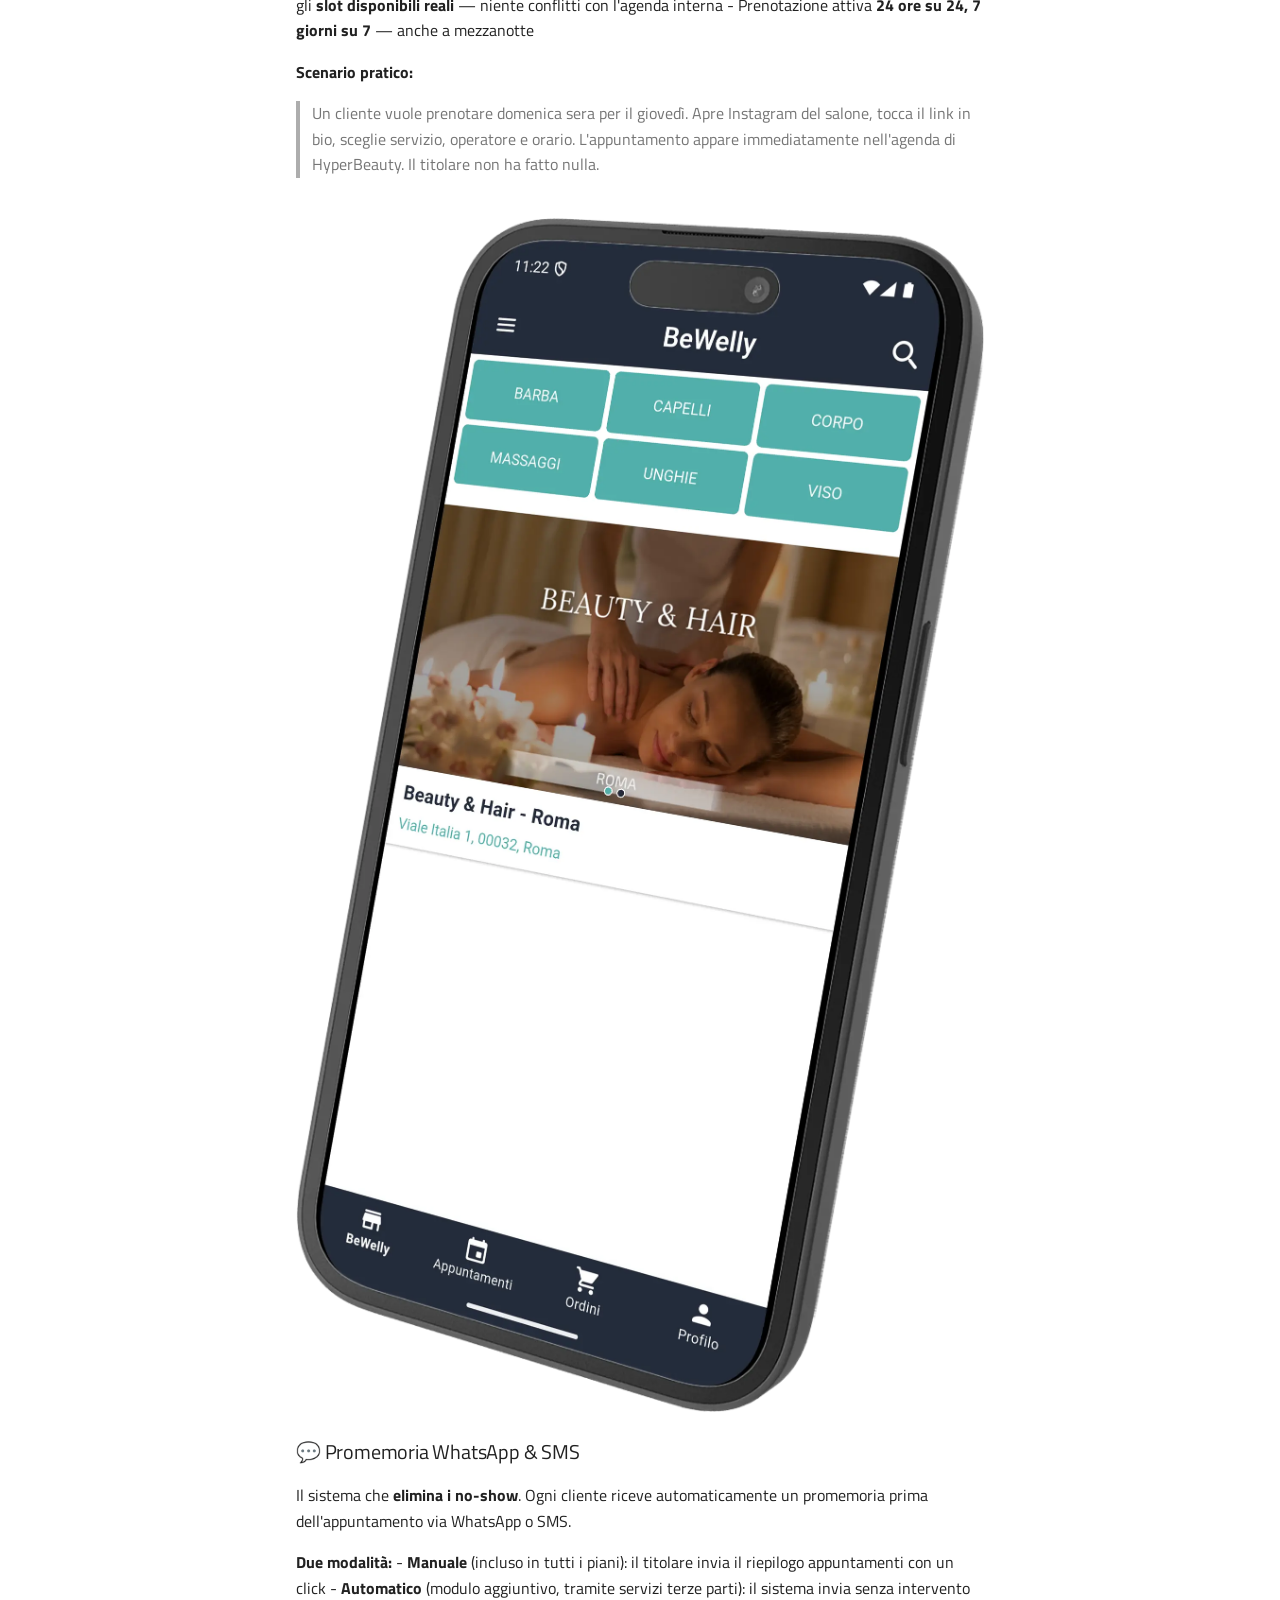
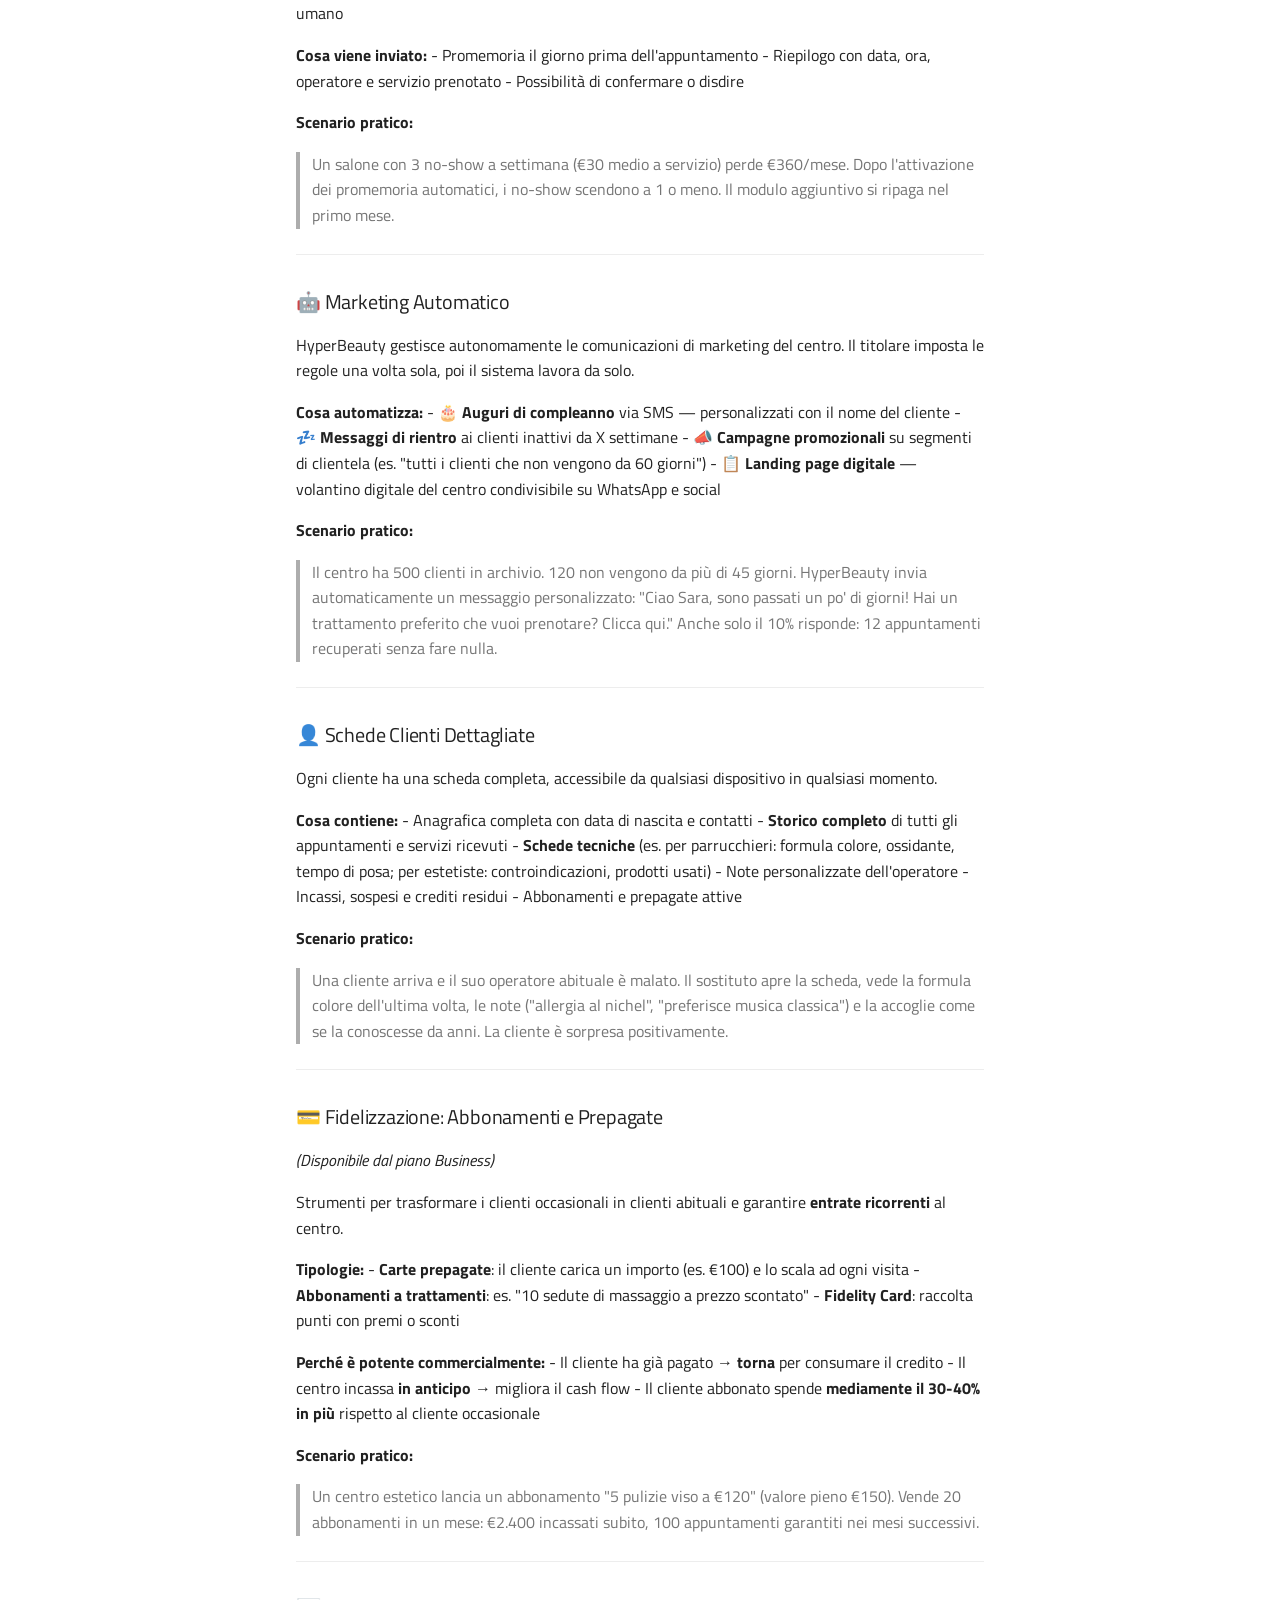
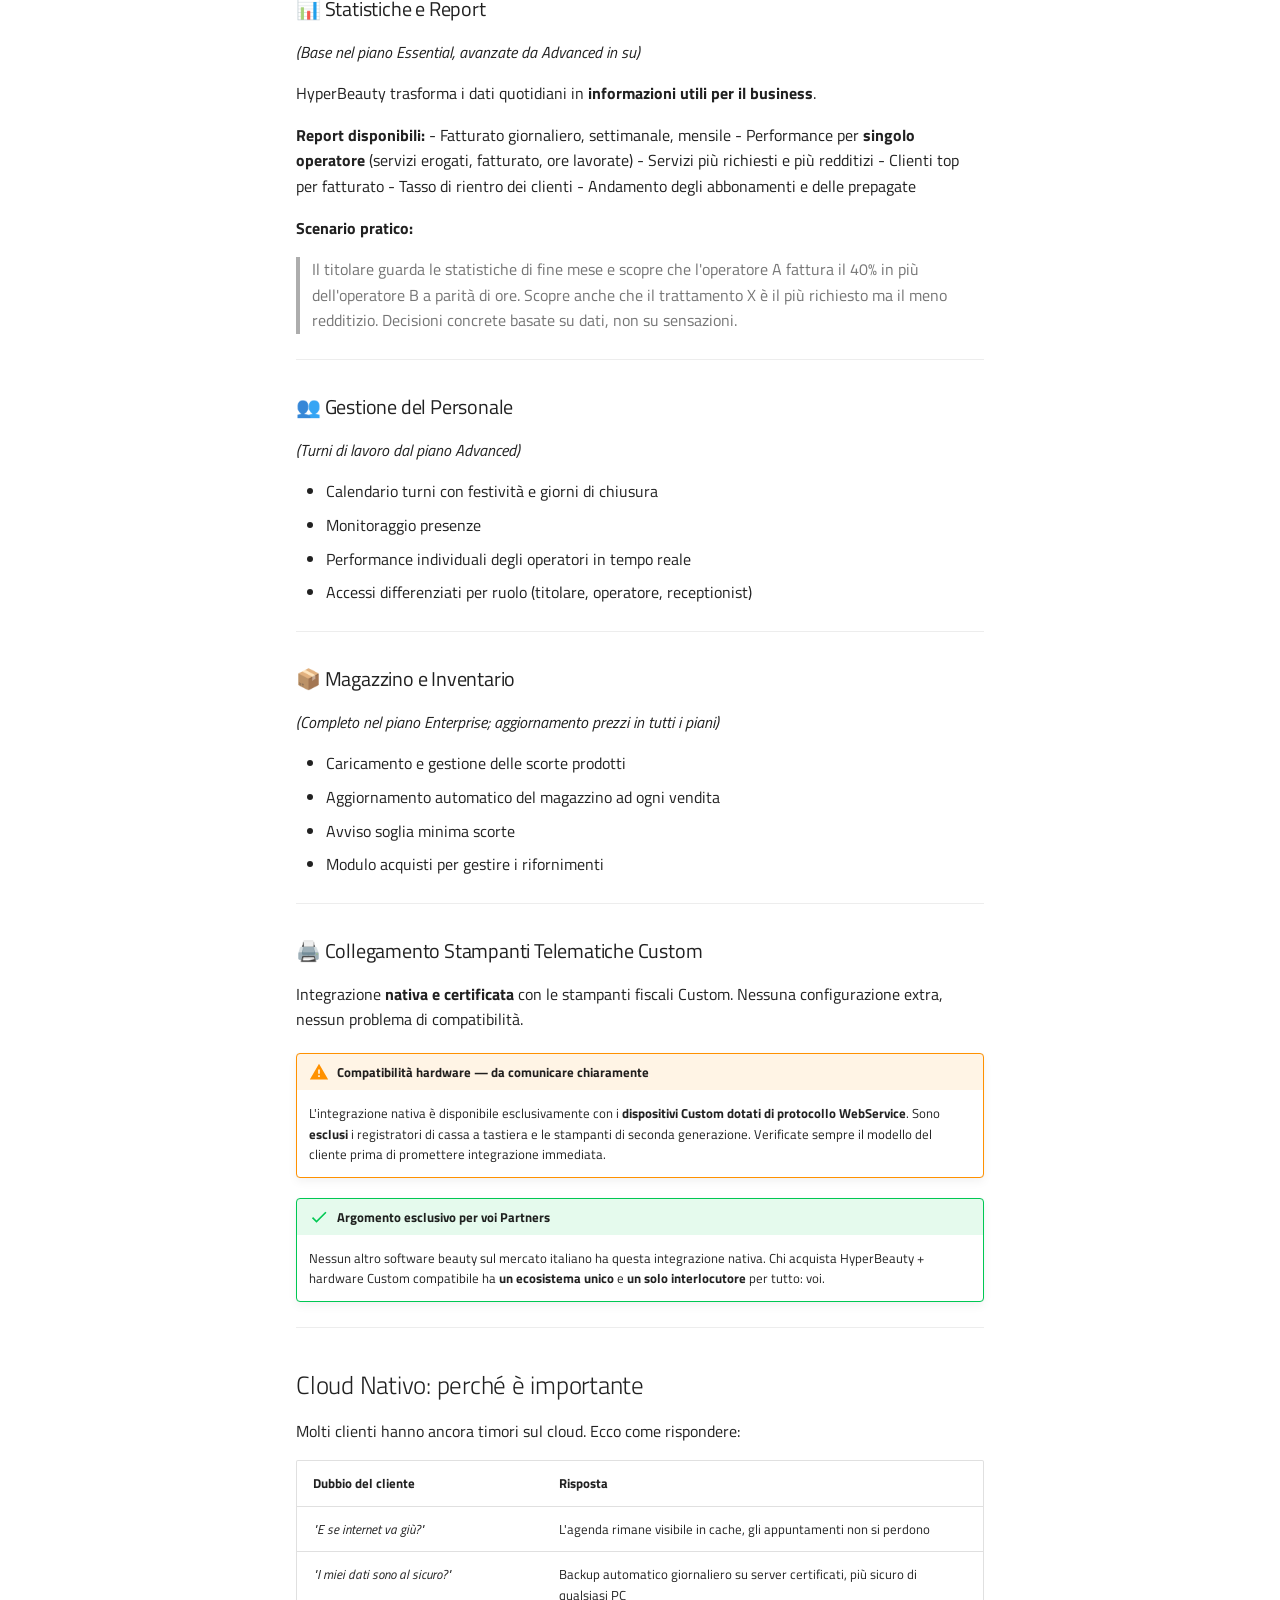
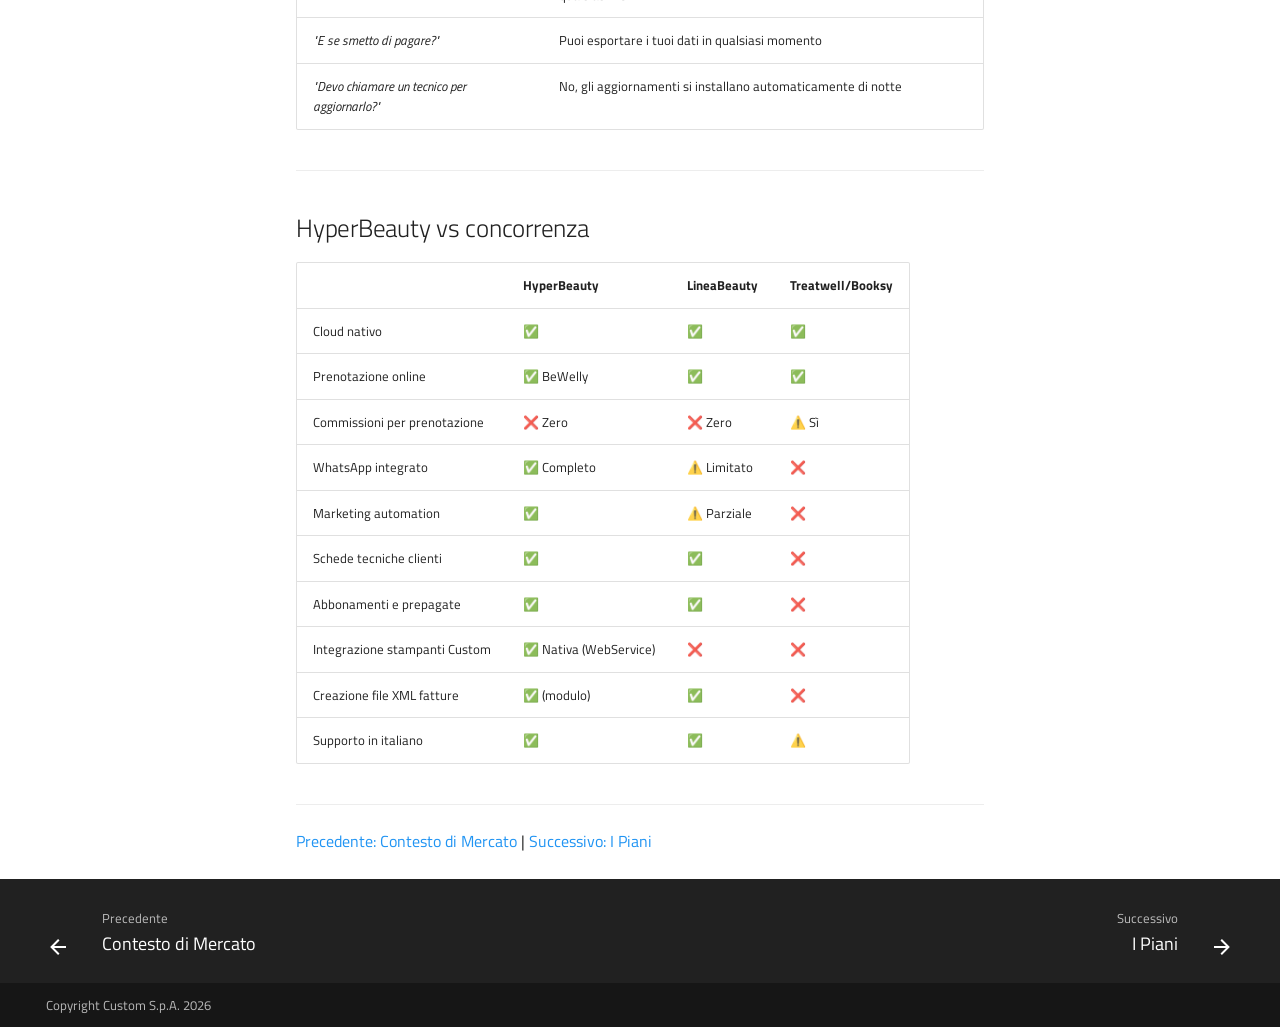
<file: prodotto/index.html>
<!doctype html>
<html lang="it" class="no-js">
  <head>
    
      <meta charset="utf-8">
      <meta name="viewport" content="width=device-width,initial-scale=1">
      
        <meta name="description" content="Corso commerciale per concessionari e installatori HyperBeauty — Custom S.p.A.">
      
      
        <meta name="author" content="Ivan Robuschi">
      
      
        <link rel="canonical" href="https://ivanrobuschi-custom.github.io/hyperbeauty-corso-commerciale/prodotto/">
      
      
        <link rel="prev" href="../mercato/">
      
      
        <link rel="next" href="../piani/">
      
      
        
      
      
      <link rel="icon" href="../assets/icons/favicon.png">
      <meta name="generator" content="mkdocs-1.6.1, mkdocs-material-9.7.7">
    
    
      
        <title>Il Prodotto - Formazione Commerciale - HyperBeauty</title>
      
    
    
      <link rel="stylesheet" href="../assets/stylesheets/main.ec1eaa64.min.css">
      
        
        <link rel="stylesheet" href="../assets/stylesheets/palette.ab4e12ef.min.css">
      
      


    
    
      
    
    
      
        
        
        <link rel="preconnect" href="https://fonts.gstatic.com" crossorigin>
        <link rel="stylesheet" href="https://fonts.googleapis.com/css?family=Roboto:300,300i,400,400i,700,700i%7CRoboto+Mono:400,400i,700,700i&display=fallback">
        <style>:root{--md-text-font:"Roboto";--md-code-font:"Roboto Mono"}</style>
      
    
    
      <link rel="stylesheet" href="../stylesheets/extra.css">
    
    <script>__md_scope=new URL("..",location),__md_hash=e=>[...e].reduce(((e,_)=>(e<<5)-e+_.charCodeAt(0)),0),__md_get=(e,_=localStorage,t=__md_scope)=>JSON.parse(_.getItem(t.pathname+"."+e)),__md_set=(e,_,t=localStorage,a=__md_scope)=>{try{t.setItem(a.pathname+"."+e,JSON.stringify(_))}catch(e){}}</script>
    
      

    
    
  </head>
  
  
    
    
    
    
    
    <body dir="ltr" data-md-color-scheme="default" data-md-color-primary="blue" data-md-color-accent="blue">
  
    
    <input class="md-toggle" data-md-toggle="drawer" type="checkbox" id="__drawer" autocomplete="off">
    <input class="md-toggle" data-md-toggle="search" type="checkbox" id="__search" autocomplete="off">
    <label class="md-overlay" for="__drawer"></label>
    <div data-md-component="skip">
      
        
        <a href="#il-prodotto-hyperbeauty" class="md-skip">
          Vai al contenuto
        </a>
      
    </div>
    <div data-md-component="announce">
      
    </div>
    
    
      

  

<header class="md-header md-header--shadow md-header--lifted" data-md-component="header">
  <nav class="md-header__inner md-grid" aria-label="Intestazione">
    <a href=".." title="Formazione Commerciale - HyperBeauty" class="md-header__button md-logo" aria-label="Formazione Commerciale - HyperBeauty" data-md-component="logo">
      
  <img src="../assets/icons/logo.png" alt="logo">

    </a>
    <label class="md-header__button md-icon" for="__drawer">
      
      <svg xmlns="http://www.w3.org/2000/svg" viewBox="0 0 24 24"><path d="M3 6h18v2H3zm0 5h18v2H3zm0 5h18v2H3z"/></svg>
    </label>
    <div class="md-header__title" data-md-component="header-title">
      <div class="md-header__ellipsis">
        <div class="md-header__topic">
          <span class="md-ellipsis">
            Formazione Commerciale - HyperBeauty
          </span>
        </div>
        <div class="md-header__topic" data-md-component="header-topic">
          <span class="md-ellipsis">
            
              Il Prodotto
            
          </span>
        </div>
      </div>
    </div>
    
      
    
    
    
    
      
      
        <label class="md-header__button md-icon" for="__search">
          
          <svg xmlns="http://www.w3.org/2000/svg" viewBox="0 0 24 24"><path d="M9.5 3A6.5 6.5 0 0 1 16 9.5c0 1.61-.59 3.09-1.56 4.23l.27.27h.79l5 5-1.5 1.5-5-5v-.79l-.27-.27A6.52 6.52 0 0 1 9.5 16 6.5 6.5 0 0 1 3 9.5 6.5 6.5 0 0 1 9.5 3m0 2C7 5 5 7 5 9.5S7 14 9.5 14 14 12 14 9.5 12 5 9.5 5"/></svg>
        </label>
        <div class="md-search" data-md-component="search" role="dialog">
  <label class="md-search__overlay" for="__search"></label>
  <div class="md-search__inner" role="search">
    <form class="md-search__form" name="search">
      <input type="text" class="md-search__input" name="query" aria-label="Cerca" placeholder="Cerca" autocapitalize="off" autocorrect="off" autocomplete="off" spellcheck="false" data-md-component="search-query" required>
      <label class="md-search__icon md-icon" for="__search">
        
        <svg xmlns="http://www.w3.org/2000/svg" viewBox="0 0 24 24"><path d="M9.5 3A6.5 6.5 0 0 1 16 9.5c0 1.61-.59 3.09-1.56 4.23l.27.27h.79l5 5-1.5 1.5-5-5v-.79l-.27-.27A6.52 6.52 0 0 1 9.5 16 6.5 6.5 0 0 1 3 9.5 6.5 6.5 0 0 1 9.5 3m0 2C7 5 5 7 5 9.5S7 14 9.5 14 14 12 14 9.5 12 5 9.5 5"/></svg>
        
        <svg xmlns="http://www.w3.org/2000/svg" viewBox="0 0 24 24"><path d="M20 11v2H8l5.5 5.5-1.42 1.42L4.16 12l7.92-7.92L13.5 5.5 8 11z"/></svg>
      </label>
      <nav class="md-search__options" aria-label="Cerca">
        
          <a href="javascript:void(0)" class="md-search__icon md-icon" title="Condividi" aria-label="Condividi" data-clipboard data-clipboard-text="" data-md-component="search-share" tabindex="-1">
            
            <svg xmlns="http://www.w3.org/2000/svg" viewBox="0 0 24 24"><path d="M18 16.08c-.76 0-1.44.3-1.96.77L8.91 12.7c.05-.23.09-.46.09-.7s-.04-.47-.09-.7l7.05-4.11c.54.5 1.25.81 2.04.81a3 3 0 0 0 3-3 3 3 0 0 0-3-3 3 3 0 0 0-3 3c0 .24.04.47.09.7L8.04 9.81C7.5 9.31 6.79 9 6 9a3 3 0 0 0-3 3 3 3 0 0 0 3 3c.79 0 1.5-.31 2.04-.81l7.12 4.15c-.05.21-.08.43-.08.66 0 1.61 1.31 2.91 2.92 2.91s2.92-1.3 2.92-2.91A2.92 2.92 0 0 0 18 16.08"/></svg>
          </a>
        
        <button type="reset" class="md-search__icon md-icon" title="Cancella" aria-label="Cancella" tabindex="-1">
          
          <svg xmlns="http://www.w3.org/2000/svg" viewBox="0 0 24 24"><path d="M19 6.41 17.59 5 12 10.59 6.41 5 5 6.41 10.59 12 5 17.59 6.41 19 12 13.41 17.59 19 19 17.59 13.41 12z"/></svg>
        </button>
      </nav>
      
        <div class="md-search__suggest" data-md-component="search-suggest"></div>
      
    </form>
    <div class="md-search__output">
      <div class="md-search__scrollwrap" tabindex="0" data-md-scrollfix>
        <div class="md-search-result" data-md-component="search-result">
          <div class="md-search-result__meta">
            Inizializza la ricerca
          </div>
          <ol class="md-search-result__list" role="presentation"></ol>
        </div>
      </div>
    </div>
  </div>
</div>
      
    
    
  </nav>
  
    
      
<nav class="md-tabs" aria-label="Tabs" data-md-component="tabs">
  <div class="md-grid">
    <ul class="md-tabs__list">
      
        
  
  
  
  
    <li class="md-tabs__item">
      <a href=".." class="md-tabs__link">
        
  
  
    
  
  Introduzione

      </a>
    </li>
  

      
        
  
  
  
  
    <li class="md-tabs__item">
      <a href="../mercato/" class="md-tabs__link">
        
  
  
    
  
  Contesto di Mercato

      </a>
    </li>
  

      
        
  
  
  
    
  
  
    <li class="md-tabs__item md-tabs__item--active">
      <a href="./" class="md-tabs__link">
        
  
  
    
  
  Il Prodotto

      </a>
    </li>
  

      
        
  
  
  
  
    <li class="md-tabs__item">
      <a href="../piani/" class="md-tabs__link">
        
  
  
    
  
  I Piani

      </a>
    </li>
  

      
        
  
  
  
  
    <li class="md-tabs__item">
      <a href="../configurazioni-consigliate/" class="md-tabs__link">
        
  
  
    
  
  Configurazioni Consigliate

      </a>
    </li>
  

      
        
  
  
  
  
    <li class="md-tabs__item">
      <a href="../cliente/" class="md-tabs__link">
        
  
  
    
  
  Il Cliente Tipo

      </a>
    </li>
  

      
        
  
  
  
  
    <li class="md-tabs__item">
      <a href="../argomentario/" class="md-tabs__link">
        
  
  
    
  
  Argomentario di Vendita

      </a>
    </li>
  

      
        
  
  
  
  
    <li class="md-tabs__item">
      <a href="../risorse/" class="md-tabs__link">
        
  
  
    
  
  Materiali e Risorse

      </a>
    </li>
  

      
    </ul>
  </div>
</nav>
    
  
</header>
    
    <div class="md-container" data-md-component="container">
      
      
        
      
      <main class="md-main" data-md-component="main">
        <div class="md-main__inner md-grid">
          
            
              
              <div class="md-sidebar md-sidebar--primary" data-md-component="sidebar" data-md-type="navigation" >
                <div class="md-sidebar__scrollwrap">
                  <div class="md-sidebar__inner">
                    


  


<nav class="md-nav md-nav--primary md-nav--lifted" aria-label="Navigazione" data-md-level="0">
  <label class="md-nav__title" for="__drawer">
    <a href=".." title="Formazione Commerciale - HyperBeauty" class="md-nav__button md-logo" aria-label="Formazione Commerciale - HyperBeauty" data-md-component="logo">
      
  <img src="../assets/icons/logo.png" alt="logo">

    </a>
    Formazione Commerciale - HyperBeauty
  </label>
  
  <ul class="md-nav__list" data-md-scrollfix>
    
      
      
  
  
  
  
    <li class="md-nav__item">
      <a href=".." class="md-nav__link">
        
  
  
  <span class="md-ellipsis">
    
  
    Introduzione
  

    
  </span>
  
  

      </a>
    </li>
  

    
      
      
  
  
  
  
    <li class="md-nav__item">
      <a href="../mercato/" class="md-nav__link">
        
  
  
  <span class="md-ellipsis">
    
  
    Contesto di Mercato
  

    
  </span>
  
  

      </a>
    </li>
  

    
      
      
  
  
    
  
  
  
    <li class="md-nav__item md-nav__item--active">
      
      <input class="md-nav__toggle md-toggle" type="checkbox" id="__toc">
      
      
        
      
      
        <label class="md-nav__link md-nav__link--active" for="__toc">
          
  
  
  <span class="md-ellipsis">
    
  
    Il Prodotto
  

    
  </span>
  
  

          <span class="md-nav__icon md-icon"></span>
        </label>
      
      <a href="./" class="md-nav__link md-nav__link--active">
        
  
  
  <span class="md-ellipsis">
    
  
    Il Prodotto
  

    
  </span>
  
  

      </a>
      
        

<nav class="md-nav md-nav--secondary" aria-label="Indice">
  
  
  
    
  
  
    <label class="md-nav__title" for="__toc">
      <span class="md-nav__icon md-icon"></span>
      Indice
    </label>
    <ul class="md-nav__list" data-md-component="toc" data-md-scrollfix>
      
        <li class="md-nav__item">
  <a href="#cose-hyperbeauty" class="md-nav__link">
    <span class="md-ellipsis">
      
        Cos'è HyperBeauty
      
    </span>
  </a>
  
</li>
      
        <li class="md-nav__item">
  <a href="#le-funzionalita-in-dettaglio" class="md-nav__link">
    <span class="md-ellipsis">
      
        Le funzionalità in dettaglio
      
    </span>
  </a>
  
    <nav class="md-nav" aria-label="Le funzionalità in dettaglio">
      <ul class="md-nav__list">
        
          <li class="md-nav__item">
  <a href="#agenda-appuntamenti" class="md-nav__link">
    <span class="md-ellipsis">
      
        📅 Agenda Appuntamenti
      
    </span>
  </a>
  
</li>
        
          <li class="md-nav__item">
  <a href="#prenotazione-online-247-app-bewelly" class="md-nav__link">
    <span class="md-ellipsis">
      
        🌐 Prenotazione Online 24/7 — App BeWelly
      
    </span>
  </a>
  
</li>
        
      </ul>
    </nav>
  
</li>
      
        <li class="md-nav__item">
  <a href="#_1" class="md-nav__link">
    <span class="md-ellipsis">
      
        
      
    </span>
  </a>
  
    <nav class="md-nav" aria-label="">
      <ul class="md-nav__list">
        
          <li class="md-nav__item">
  <a href="#promemoria-whatsapp-sms" class="md-nav__link">
    <span class="md-ellipsis">
      
        💬 Promemoria WhatsApp &amp; SMS
      
    </span>
  </a>
  
</li>
        
          <li class="md-nav__item">
  <a href="#marketing-automatico" class="md-nav__link">
    <span class="md-ellipsis">
      
        🤖 Marketing Automatico
      
    </span>
  </a>
  
</li>
        
          <li class="md-nav__item">
  <a href="#schede-clienti-dettagliate" class="md-nav__link">
    <span class="md-ellipsis">
      
        👤 Schede Clienti Dettagliate
      
    </span>
  </a>
  
</li>
        
          <li class="md-nav__item">
  <a href="#fidelizzazione-abbonamenti-e-prepagate" class="md-nav__link">
    <span class="md-ellipsis">
      
        💳 Fidelizzazione: Abbonamenti e Prepagate
      
    </span>
  </a>
  
</li>
        
          <li class="md-nav__item">
  <a href="#statistiche-e-report" class="md-nav__link">
    <span class="md-ellipsis">
      
        📊 Statistiche e Report
      
    </span>
  </a>
  
</li>
        
          <li class="md-nav__item">
  <a href="#gestione-del-personale" class="md-nav__link">
    <span class="md-ellipsis">
      
        👥 Gestione del Personale
      
    </span>
  </a>
  
</li>
        
          <li class="md-nav__item">
  <a href="#magazzino-e-inventario" class="md-nav__link">
    <span class="md-ellipsis">
      
        📦 Magazzino e Inventario
      
    </span>
  </a>
  
</li>
        
          <li class="md-nav__item">
  <a href="#collegamento-stampanti-telematiche-custom" class="md-nav__link">
    <span class="md-ellipsis">
      
        🖨️ Collegamento Stampanti Telematiche Custom
      
    </span>
  </a>
  
</li>
        
      </ul>
    </nav>
  
</li>
      
        <li class="md-nav__item">
  <a href="#cloud-nativo-perche-e-importante" class="md-nav__link">
    <span class="md-ellipsis">
      
        Cloud Nativo: perché è importante
      
    </span>
  </a>
  
</li>
      
        <li class="md-nav__item">
  <a href="#hyperbeauty-vs-concorrenza" class="md-nav__link">
    <span class="md-ellipsis">
      
        HyperBeauty vs concorrenza
      
    </span>
  </a>
  
</li>
      
    </ul>
  
</nav>
      
    </li>
  

    
      
      
  
  
  
  
    <li class="md-nav__item">
      <a href="../piani/" class="md-nav__link">
        
  
  
  <span class="md-ellipsis">
    
  
    I Piani
  

    
  </span>
  
  

      </a>
    </li>
  

    
      
      
  
  
  
  
    <li class="md-nav__item">
      <a href="../configurazioni-consigliate/" class="md-nav__link">
        
  
  
  <span class="md-ellipsis">
    
  
    Configurazioni Consigliate
  

    
  </span>
  
  

      </a>
    </li>
  

    
      
      
  
  
  
  
    <li class="md-nav__item">
      <a href="../cliente/" class="md-nav__link">
        
  
  
  <span class="md-ellipsis">
    
  
    Il Cliente Tipo
  

    
  </span>
  
  

      </a>
    </li>
  

    
      
      
  
  
  
  
    <li class="md-nav__item">
      <a href="../argomentario/" class="md-nav__link">
        
  
  
  <span class="md-ellipsis">
    
  
    Argomentario di Vendita
  

    
  </span>
  
  

      </a>
    </li>
  

    
      
      
  
  
  
  
    <li class="md-nav__item">
      <a href="../risorse/" class="md-nav__link">
        
  
  
  <span class="md-ellipsis">
    
  
    Materiali e Risorse
  

    
  </span>
  
  

      </a>
    </li>
  

    
  </ul>
</nav>
                  </div>
                </div>
              </div>
            
            
              
              <div class="md-sidebar md-sidebar--secondary" data-md-component="sidebar" data-md-type="toc" >
                <div class="md-sidebar__scrollwrap">
                  <div class="md-sidebar__inner">
                    

<nav class="md-nav md-nav--secondary" aria-label="Indice">
  
  
  
    
  
  
    <label class="md-nav__title" for="__toc">
      <span class="md-nav__icon md-icon"></span>
      Indice
    </label>
    <ul class="md-nav__list" data-md-component="toc" data-md-scrollfix>
      
        <li class="md-nav__item">
  <a href="#cose-hyperbeauty" class="md-nav__link">
    <span class="md-ellipsis">
      
        Cos'è HyperBeauty
      
    </span>
  </a>
  
</li>
      
        <li class="md-nav__item">
  <a href="#le-funzionalita-in-dettaglio" class="md-nav__link">
    <span class="md-ellipsis">
      
        Le funzionalità in dettaglio
      
    </span>
  </a>
  
    <nav class="md-nav" aria-label="Le funzionalità in dettaglio">
      <ul class="md-nav__list">
        
          <li class="md-nav__item">
  <a href="#agenda-appuntamenti" class="md-nav__link">
    <span class="md-ellipsis">
      
        📅 Agenda Appuntamenti
      
    </span>
  </a>
  
</li>
        
          <li class="md-nav__item">
  <a href="#prenotazione-online-247-app-bewelly" class="md-nav__link">
    <span class="md-ellipsis">
      
        🌐 Prenotazione Online 24/7 — App BeWelly
      
    </span>
  </a>
  
</li>
        
      </ul>
    </nav>
  
</li>
      
        <li class="md-nav__item">
  <a href="#_1" class="md-nav__link">
    <span class="md-ellipsis">
      
        
      
    </span>
  </a>
  
    <nav class="md-nav" aria-label="">
      <ul class="md-nav__list">
        
          <li class="md-nav__item">
  <a href="#promemoria-whatsapp-sms" class="md-nav__link">
    <span class="md-ellipsis">
      
        💬 Promemoria WhatsApp &amp; SMS
      
    </span>
  </a>
  
</li>
        
          <li class="md-nav__item">
  <a href="#marketing-automatico" class="md-nav__link">
    <span class="md-ellipsis">
      
        🤖 Marketing Automatico
      
    </span>
  </a>
  
</li>
        
          <li class="md-nav__item">
  <a href="#schede-clienti-dettagliate" class="md-nav__link">
    <span class="md-ellipsis">
      
        👤 Schede Clienti Dettagliate
      
    </span>
  </a>
  
</li>
        
          <li class="md-nav__item">
  <a href="#fidelizzazione-abbonamenti-e-prepagate" class="md-nav__link">
    <span class="md-ellipsis">
      
        💳 Fidelizzazione: Abbonamenti e Prepagate
      
    </span>
  </a>
  
</li>
        
          <li class="md-nav__item">
  <a href="#statistiche-e-report" class="md-nav__link">
    <span class="md-ellipsis">
      
        📊 Statistiche e Report
      
    </span>
  </a>
  
</li>
        
          <li class="md-nav__item">
  <a href="#gestione-del-personale" class="md-nav__link">
    <span class="md-ellipsis">
      
        👥 Gestione del Personale
      
    </span>
  </a>
  
</li>
        
          <li class="md-nav__item">
  <a href="#magazzino-e-inventario" class="md-nav__link">
    <span class="md-ellipsis">
      
        📦 Magazzino e Inventario
      
    </span>
  </a>
  
</li>
        
          <li class="md-nav__item">
  <a href="#collegamento-stampanti-telematiche-custom" class="md-nav__link">
    <span class="md-ellipsis">
      
        🖨️ Collegamento Stampanti Telematiche Custom
      
    </span>
  </a>
  
</li>
        
      </ul>
    </nav>
  
</li>
      
        <li class="md-nav__item">
  <a href="#cloud-nativo-perche-e-importante" class="md-nav__link">
    <span class="md-ellipsis">
      
        Cloud Nativo: perché è importante
      
    </span>
  </a>
  
</li>
      
        <li class="md-nav__item">
  <a href="#hyperbeauty-vs-concorrenza" class="md-nav__link">
    <span class="md-ellipsis">
      
        HyperBeauty vs concorrenza
      
    </span>
  </a>
  
</li>
      
    </ul>
  
</nav>
                  </div>
                </div>
              </div>
            
          
          
            <div class="md-content" data-md-component="content">
              
                



  


              
              <article class="md-content__inner md-typeset">
                
                  



<h1 id="il-prodotto-hyperbeauty">Il Prodotto HyperBeauty</h1>
<h2 id="cose-hyperbeauty">Cos'è HyperBeauty</h2>
<p><strong>HyperBeauty</strong> è un gestionale cloud <strong>all-in-one</strong> pensato esclusivamente per i professionisti della bellezza.</p>
<p>Funziona su qualsiasi dispositivo — computer, Mac, tablet, smartphone — senza installazioni, con backup automatico e aggiornamenti inclusi.</p>
<div class="highlight"><pre><span></span><code>Centri estetici · Beauty farm · Centri nails · SPA
Parrucchieri · Barber · Tattoo · Hair stylist
</code></pre></div>
<div class="admonition tip">
<p class="admonition-title">Come presentarlo al cliente</p>
<p>Non dire "è un software gestionale cloud". Di' invece: <strong>"È come avere una segretaria sempre disponibile, che non dimentica mai nulla e lavora anche di notte."</strong></p>
</div>
<hr />
<h2 id="le-funzionalita-in-dettaglio">Le funzionalità in dettaglio</h2>
<h3 id="agenda-appuntamenti">📅 Agenda Appuntamenti</h3>
<p>Il cuore del sistema. L'agenda di HyperBeauty è visiva, colorata per operatore, e si aggiorna in tempo reale su tutti i dispositivi.</p>
<p><strong>Cosa include:</strong>
- Clienti e appuntamenti <strong>illimitati</strong> con storico completo
- Fino a <strong>6 operatori e 6 risorse</strong> (es. cabine, postazioni) nei piani base
- <strong>Nessuna doppia prenotazione</strong> — il sistema la impedisce automaticamente
- Copia-incolla appuntamenti e <strong>appuntamenti programmati ricorrenti</strong>
- Gestione <strong>lista d'attesa</strong> — se un cliente disdice, il sistema avvisa chi aspetta
- <strong>3 accessi contemporanei</strong> — titolare, receptionist e operatore possono lavorare insieme</p>
<p><strong>Scenario pratico:</strong></p>
<blockquote>
<p>Il titolare è in ferie. La receptionist gestisce l'agenda dal tablet alla reception. Un operatore controlla i propri appuntamenti del giorno dallo smartphone. Tutto in tempo reale, nessuna confusione.</p>
</blockquote>
<p><img alt="" src="../assets/images/planning.png" /></p>
<hr />
<h3 id="prenotazione-online-247-app-bewelly">🌐 Prenotazione Online 24/7 — App BeWelly</h3>
<p>BeWelly è l'app con cui i <strong>clienti finali</strong> prenotano i propri appuntamenti, disponibile su:
- App BeWelly (iOS e Android)
- Pagina social del centro (Instagram, Facebook)
- Sito web del centro</p>
<p><strong>Caratteristiche chiave:</strong>
- <strong>Zero commissioni</strong> — a differenza di Treatwell o Booksy, ogni prenotazione è del centro
- Il titolare decide <strong>quali servizi</strong> sono prenotabili online e quali no
- Il cliente prenota solo gli <strong>slot disponibili reali</strong> — niente conflitti con l'agenda interna
- Prenotazione attiva <strong>24 ore su 24, 7 giorni su 7</strong> — anche a mezzanotte</p>
<p><strong>Scenario pratico:</strong></p>
<blockquote>
<p>Un cliente vuole prenotare domenica sera per il giovedì. Apre Instagram del salone, tocca il link in bio, sceglie servizio, operatore e orario. L'appuntamento appare immediatamente nell'agenda di HyperBeauty. Il titolare non ha fatto nulla.</p>
</blockquote>
<h2 id="_1"><img alt="" src="../assets/images/be-welly-2.png" /></h2>
<h3 id="promemoria-whatsapp-sms">💬 Promemoria WhatsApp &amp; SMS</h3>
<p>Il sistema che <strong>elimina i no-show</strong>. Ogni cliente riceve automaticamente un promemoria prima dell'appuntamento via WhatsApp o SMS.</p>
<p><strong>Due modalità:</strong>
- <strong>Manuale</strong> (incluso in tutti i piani): il titolare invia il riepilogo appuntamenti con un click
- <strong>Automatico</strong> (modulo aggiuntivo, tramite servizi terze parti): il sistema invia senza intervento umano</p>
<p><strong>Cosa viene inviato:</strong>
- Promemoria il giorno prima dell'appuntamento
- Riepilogo con data, ora, operatore e servizio prenotato
- Possibilità di confermare o disdire</p>
<p><strong>Scenario pratico:</strong></p>
<blockquote>
<p>Un salone con 3 no-show a settimana (€30 medio a servizio) perde €360/mese. Dopo l'attivazione dei promemoria automatici, i no-show scendono a 1 o meno. Il modulo aggiuntivo si ripaga nel primo mese.</p>
</blockquote>
<hr />
<h3 id="marketing-automatico">🤖 Marketing Automatico</h3>
<p>HyperBeauty gestisce autonomamente le comunicazioni di marketing del centro. Il titolare imposta le regole una volta sola, poi il sistema lavora da solo.</p>
<p><strong>Cosa automatizza:</strong>
- 🎂 <strong>Auguri di compleanno</strong> via SMS — personalizzati con il nome del cliente
- 💤 <strong>Messaggi di rientro</strong> ai clienti inattivi da X settimane
- 📣 <strong>Campagne promozionali</strong> su segmenti di clientela (es. "tutti i clienti che non vengono da 60 giorni")
- 📋 <strong>Landing page digitale</strong> — volantino digitale del centro condivisibile su WhatsApp e social</p>
<p><strong>Scenario pratico:</strong></p>
<blockquote>
<p>Il centro ha 500 clienti in archivio. 120 non vengono da più di 45 giorni. HyperBeauty invia automaticamente un messaggio personalizzato: "Ciao Sara, sono passati un po' di giorni! Hai un trattamento preferito che vuoi prenotare? Clicca qui." Anche solo il 10% risponde: 12 appuntamenti recuperati senza fare nulla.</p>
</blockquote>
<hr />
<h3 id="schede-clienti-dettagliate">👤 Schede Clienti Dettagliate</h3>
<p>Ogni cliente ha una scheda completa, accessibile da qualsiasi dispositivo in qualsiasi momento.</p>
<p><strong>Cosa contiene:</strong>
- Anagrafica completa con data di nascita e contatti
- <strong>Storico completo</strong> di tutti gli appuntamenti e servizi ricevuti
- <strong>Schede tecniche</strong> (es. per parrucchieri: formula colore, ossidante, tempo di posa; per estetiste: controindicazioni, prodotti usati)
- Note personalizzate dell'operatore
- Incassi, sospesi e crediti residui
- Abbonamenti e prepagate attive</p>
<p><strong>Scenario pratico:</strong></p>
<blockquote>
<p>Una cliente arriva e il suo operatore abituale è malato. Il sostituto apre la scheda, vede la formula colore dell'ultima volta, le note ("allergia al nichel", "preferisce musica classica") e la accoglie come se la conoscesse da anni. La cliente è sorpresa positivamente.</p>
</blockquote>
<hr />
<h3 id="fidelizzazione-abbonamenti-e-prepagate">💳 Fidelizzazione: Abbonamenti e Prepagate</h3>
<p><em>(Disponibile dal piano Business)</em></p>
<p>Strumenti per trasformare i clienti occasionali in clienti abituali e garantire <strong>entrate ricorrenti</strong> al centro.</p>
<p><strong>Tipologie:</strong>
- <strong>Carte prepagate</strong>: il cliente carica un importo (es. €100) e lo scala ad ogni visita
- <strong>Abbonamenti a trattamenti</strong>: es. "10 sedute di massaggio a prezzo scontato"
- <strong>Fidelity Card</strong>: raccolta punti con premi o sconti</p>
<p><strong>Perché è potente commercialmente:</strong>
- Il cliente ha già pagato → <strong>torna</strong> per consumare il credito
- Il centro incassa <strong>in anticipo</strong> → migliora il cash flow
- Il cliente abbonato spende <strong>mediamente il 30-40% in più</strong> rispetto al cliente occasionale</p>
<p><strong>Scenario pratico:</strong></p>
<blockquote>
<p>Un centro estetico lancia un abbonamento "5 pulizie viso a €120" (valore pieno €150). Vende 20 abbonamenti in un mese: €2.400 incassati subito, 100 appuntamenti garantiti nei mesi successivi.</p>
</blockquote>
<hr />
<h3 id="statistiche-e-report">📊 Statistiche e Report</h3>
<p><em>(Base nel piano Essential, avanzate da Advanced in su)</em></p>
<p>HyperBeauty trasforma i dati quotidiani in <strong>informazioni utili per il business</strong>.</p>
<p><strong>Report disponibili:</strong>
- Fatturato giornaliero, settimanale, mensile
- Performance per <strong>singolo operatore</strong> (servizi erogati, fatturato, ore lavorate)
- Servizi più richiesti e più redditizi
- Clienti top per fatturato
- Tasso di rientro dei clienti
- Andamento degli abbonamenti e delle prepagate</p>
<p><strong>Scenario pratico:</strong></p>
<blockquote>
<p>Il titolare guarda le statistiche di fine mese e scopre che l'operatore A fattura il 40% in più dell'operatore B a parità di ore. Scopre anche che il trattamento X è il più richiesto ma il meno redditizio. Decisioni concrete basate su dati, non su sensazioni.</p>
</blockquote>
<hr />
<h3 id="gestione-del-personale">👥 Gestione del Personale</h3>
<p><em>(Turni di lavoro dal piano Advanced)</em></p>
<ul>
<li>Calendario turni con festività e giorni di chiusura</li>
<li>Monitoraggio presenze</li>
<li>Performance individuali degli operatori in tempo reale</li>
<li>Accessi differenziati per ruolo (titolare, operatore, receptionist)</li>
</ul>
<hr />
<h3 id="magazzino-e-inventario">📦 Magazzino e Inventario</h3>
<p><em>(Completo nel piano Enterprise; aggiornamento prezzi in tutti i piani)</em></p>
<ul>
<li>Caricamento e gestione delle scorte prodotti</li>
<li>Aggiornamento automatico del magazzino ad ogni vendita</li>
<li>Avviso soglia minima scorte</li>
<li>Modulo acquisti per gestire i rifornimenti</li>
</ul>
<hr />
<h3 id="collegamento-stampanti-telematiche-custom">🖨️ Collegamento Stampanti Telematiche Custom</h3>
<p>Integrazione <strong>nativa e certificata</strong> con le stampanti fiscali Custom. Nessuna configurazione extra, nessun problema di compatibilità.</p>
<div class="admonition warning">
<p class="admonition-title">Compatibilità hardware — da comunicare chiaramente</p>
<p>L'integrazione nativa è disponibile esclusivamente con i <strong>dispositivi Custom dotati di protocollo WebService</strong>. Sono <strong>esclusi</strong> i registratori di cassa a tastiera e le stampanti di seconda generazione. Verificate sempre il modello del cliente prima di promettere integrazione immediata.</p>
</div>
<div class="admonition success">
<p class="admonition-title">Argomento esclusivo per voi Partners</p>
<p>Nessun altro software beauty sul mercato italiano ha questa integrazione nativa. Chi acquista HyperBeauty + hardware Custom compatibile ha <strong>un ecosistema unico</strong> e <strong>un solo interlocutore</strong> per tutto: voi.</p>
</div>
<hr />
<h2 id="cloud-nativo-perche-e-importante">Cloud Nativo: perché è importante</h2>
<p>Molti clienti hanno ancora timori sul cloud. Ecco come rispondere:</p>
<table>
<thead>
<tr>
<th>Dubbio del cliente</th>
<th>Risposta</th>
</tr>
</thead>
<tbody>
<tr>
<td><em>"E se internet va giù?"</em></td>
<td>L'agenda rimane visibile in cache, gli appuntamenti non si perdono</td>
</tr>
<tr>
<td><em>"I miei dati sono al sicuro?"</em></td>
<td>Backup automatico giornaliero su server certificati, più sicuro di qualsiasi PC</td>
</tr>
<tr>
<td><em>"E se smetto di pagare?"</em></td>
<td>Puoi esportare i tuoi dati in qualsiasi momento</td>
</tr>
<tr>
<td><em>"Devo chiamare un tecnico per aggiornarlo?"</em></td>
<td>No, gli aggiornamenti si installano automaticamente di notte</td>
</tr>
</tbody>
</table>
<hr />
<h2 id="hyperbeauty-vs-concorrenza">HyperBeauty vs concorrenza</h2>
<table>
<thead>
<tr>
<th></th>
<th><strong>HyperBeauty</strong></th>
<th><strong>LineaBeauty</strong></th>
<th><strong>Treatwell/Booksy</strong></th>
</tr>
</thead>
<tbody>
<tr>
<td>Cloud nativo</td>
<td>✅</td>
<td>✅</td>
<td>✅</td>
</tr>
<tr>
<td>Prenotazione online</td>
<td>✅ BeWelly</td>
<td>✅</td>
<td>✅</td>
</tr>
<tr>
<td>Commissioni per prenotazione</td>
<td>❌ Zero</td>
<td>❌ Zero</td>
<td>⚠️ Sì</td>
</tr>
<tr>
<td>WhatsApp integrato</td>
<td>✅ Completo</td>
<td>⚠️ Limitato</td>
<td>❌</td>
</tr>
<tr>
<td>Marketing automation</td>
<td>✅</td>
<td>⚠️ Parziale</td>
<td>❌</td>
</tr>
<tr>
<td>Schede tecniche clienti</td>
<td>✅</td>
<td>✅</td>
<td>❌</td>
</tr>
<tr>
<td>Abbonamenti e prepagate</td>
<td>✅</td>
<td>✅</td>
<td>❌</td>
</tr>
<tr>
<td>Integrazione stampanti Custom</td>
<td>✅ Nativa (WebService)</td>
<td>❌</td>
<td>❌</td>
</tr>
<tr>
<td>Creazione file XML fatture</td>
<td>✅ (modulo)</td>
<td>✅</td>
<td>❌</td>
</tr>
<tr>
<td>Supporto in italiano</td>
<td>✅</td>
<td>✅</td>
<td>⚠️</td>
</tr>
</tbody>
</table>
<hr />
<p><a href="../mercato/">Precedente: Contesto di Mercato</a> | <a href="../piani/">Successivo: I Piani</a></p>












                
              </article>
            </div>
          
          
<script>var target=document.getElementById(location.hash.slice(1));target&&target.name&&(target.checked=target.name.startsWith("__tabbed_"))</script>
        </div>
        
          <button type="button" class="md-top md-icon" data-md-component="top" hidden>
  
  <svg xmlns="http://www.w3.org/2000/svg" viewBox="0 0 24 24"><path d="M13 20h-2V8l-5.5 5.5-1.42-1.42L12 4.16l7.92 7.92-1.42 1.42L13 8z"/></svg>
  Torna su
</button>
        
      </main>
      
        <footer class="md-footer">
  
    
      
      <nav class="md-footer__inner md-grid" aria-label="Piede" >
        
          
          <a href="../mercato/" class="md-footer__link md-footer__link--prev" aria-label="Precedente: Contesto di Mercato">
            <div class="md-footer__button md-icon">
              
              <svg xmlns="http://www.w3.org/2000/svg" viewBox="0 0 24 24"><path d="M20 11v2H8l5.5 5.5-1.42 1.42L4.16 12l7.92-7.92L13.5 5.5 8 11z"/></svg>
            </div>
            <div class="md-footer__title">
              <span class="md-footer__direction">
                Precedente
              </span>
              <div class="md-ellipsis">
                Contesto di Mercato
              </div>
            </div>
          </a>
        
        
          
          <a href="../piani/" class="md-footer__link md-footer__link--next" aria-label="Successivo: I Piani">
            <div class="md-footer__title">
              <span class="md-footer__direction">
                Successivo
              </span>
              <div class="md-ellipsis">
                I Piani
              </div>
            </div>
            <div class="md-footer__button md-icon">
              
              <svg xmlns="http://www.w3.org/2000/svg" viewBox="0 0 24 24"><path d="M4 11v2h12l-5.5 5.5 1.42 1.42L19.84 12l-7.92-7.92L10.5 5.5 16 11z"/></svg>
            </div>
          </a>
        
      </nav>
    
  
  <div class="md-footer-meta md-typeset">
    <div class="md-footer-meta__inner md-grid">
      <div class="md-copyright">
  
    <div class="md-copyright__highlight">
      Copyright Custom S.p.A. 2026
    </div>
  
  
</div>
      
    </div>
  </div>
</footer>
      
    </div>
    <div class="md-dialog" data-md-component="dialog">
      <div class="md-dialog__inner md-typeset"></div>
    </div>
    
      <div class="md-progress" data-md-component="progress" role="progressbar"></div>
    
    
    
      
      
      <script id="__config" type="application/json">{"annotate": null, "base": "..", "features": ["navigation.instant", "navigation.instant.prefetch", "navigation.instant.progress", "navigation.tracking", "navigation.tabs", "navigation.tabs.sticky", "navigation.path", "navigation.sections", "navigation.prune", "navigation.indexes", "navigation.top", "navigation.footer", "search.suggest", "search.highlight", "search.share"], "search": "../assets/javascripts/workers/search.2c215733.min.js", "tags": null, "translations": {"clipboard.copied": "Copiato", "clipboard.copy": "Copia", "search.result.more.one": "1 altro in questa pagina", "search.result.more.other": "# altri in questa pagina", "search.result.none": "Nessun documento trovato", "search.result.one": "1 documento trovato", "search.result.other": "# documenti trovati", "search.result.placeholder": "Scrivi per iniziare a cercare", "search.result.term.missing": "Non presente", "select.version": "Seleziona la versione"}, "version": null}</script>
    
    
      <script src="../assets/javascripts/bundle.d7400e89.min.js"></script>
      
    
  </body>
</html>
</file>
<file: stylesheets/extra.css>
/* 1. Font Personalizzato via Google Fonts */
@import url('https://fonts.googleapis.com/css2?family=Titillium+Web:wght@300;400;600;700&display=swap');

/* 2. Applicazione del Font al Tema Material */
:root {
  --md-text-font: 'Titillium Web', sans-serif;

  /* COLORI COERENTI CON L'INTERFACCIA HYPERBEAUTY
   *
   * Primary (header, tab attivi, link)
   *   → Blu del pulsante "Settimana" attivo nell'agenda
   *
   * Footer / sidebar
   *   → Slate scuro della sidebar del software (#252B3B)
   */

  /* Header e Colore Primario — blu corporate HyperBeauty */
  --md-primary-fg-color:        #1565C0;
  --md-primary-fg-color--light: #1976D2;
  --md-primary-fg-color--dark:  #0D47A1;

  /* Footer — Custom Dark Grey brand */
  --md-footer-bg-color:         #383E42;
  --md-footer-bottom-bg-color:  #2A2F33;
  --md-footer-fg-color:         #ffffff;
  --md-footer-bottom-fg-color:  #cccccc;
}

/* 3. Header e barra tab — Custom Dark Grey #383E42 (Brand Guidelines p.17) */
.md-header,
.md-tabs {
  background-color: #383E42;
}

/* 4. Fallback font */
body, h1, h2, h3, h4, h5, h6, input, button {
  font-family: 'Titillium Web', sans-serif;
}
</file>
<file: assets/stylesheets/main.ec1eaa64.min.css>
@charset "UTF-8";html{-webkit-text-size-adjust:none;-moz-text-size-adjust:none;text-size-adjust:none;box-sizing:border-box}*,:after,:before{box-sizing:inherit}@media (prefers-reduced-motion){*,:after,:before{transition:none!important}}body{margin:0}a,button,input,label{-webkit-tap-highlight-color:transparent}a{color:inherit;text-decoration:none}hr{border:0;box-sizing:initial;display:block;height:.05rem;overflow:visible;padding:0}small{font-size:80%}sub,sup{line-height:1em}img{border-style:none}table{border-collapse:initial;border-spacing:0}td,th{font-weight:400;vertical-align:top}button{background:#0000;border:0;font-family:inherit;font-size:inherit;margin:0;padding:0}input{border:0;outline:none}:root{--md-primary-fg-color:#4051b5;--md-primary-fg-color--light:#5d6cc0;--md-primary-fg-color--dark:#303fa1;--md-primary-bg-color:#fff;--md-primary-bg-color--light:#ffffffb3;--md-accent-fg-color:#526cfe;--md-accent-fg-color--transparent:#526cfe1a;--md-accent-bg-color:#fff;--md-accent-bg-color--light:#ffffffb3}[data-md-color-scheme=default]{color-scheme:light}[data-md-color-scheme=default] img[src$="#gh-dark-mode-only"],[data-md-color-scheme=default] img[src$="#only-dark"]{display:none}:root,[data-md-color-scheme=default]{--md-hue:225deg;--md-default-fg-color:#000000de;--md-default-fg-color--light:#0000008a;--md-default-fg-color--lighter:#00000052;--md-default-fg-color--lightest:#00000012;--md-default-bg-color:#fff;--md-default-bg-color--light:#ffffffb3;--md-default-bg-color--lighter:#ffffff4d;--md-default-bg-color--lightest:#ffffff1f;--md-code-fg-color:#36464e;--md-code-bg-color:#f5f5f5;--md-code-bg-color--light:#f5f5f5b3;--md-code-bg-color--lighter:#f5f5f54d;--md-code-hl-color:#4287ff;--md-code-hl-color--light:#4287ff1a;--md-code-hl-number-color:#d52a2a;--md-code-hl-special-color:#db1457;--md-code-hl-function-color:#a846b9;--md-code-hl-constant-color:#6e59d9;--md-code-hl-keyword-color:#3f6ec6;--md-code-hl-string-color:#1c7d4d;--md-code-hl-name-color:var(--md-code-fg-color);--md-code-hl-operator-color:var(--md-default-fg-color--light);--md-code-hl-punctuation-color:var(--md-default-fg-color--light);--md-code-hl-comment-color:var(--md-default-fg-color--light);--md-code-hl-generic-color:var(--md-default-fg-color--light);--md-code-hl-variable-color:var(--md-default-fg-color--light);--md-typeset-color:var(--md-default-fg-color);--md-typeset-a-color:var(--md-primary-fg-color);--md-typeset-del-color:#f5503d26;--md-typeset-ins-color:#0bd57026;--md-typeset-kbd-color:#fafafa;--md-typeset-kbd-accent-color:#fff;--md-typeset-kbd-border-color:#b8b8b8;--md-typeset-mark-color:#ffff0080;--md-typeset-table-color:#0000001f;--md-typeset-table-color--light:rgba(0,0,0,.035);--md-admonition-fg-color:var(--md-default-fg-color);--md-admonition-bg-color:var(--md-default-bg-color);--md-warning-fg-color:#000000de;--md-warning-bg-color:#ff9;--md-footer-fg-color:#fff;--md-footer-fg-color--light:#ffffffb3;--md-footer-fg-color--lighter:#ffffff73;--md-footer-bg-color:#000000de;--md-footer-bg-color--dark:#00000052;--md-shadow-z1:0 0.2rem 0.5rem #0000000d,0 0 0.05rem #0000001a;--md-shadow-z2:0 0.2rem 0.5rem #0000001a,0 0 0.05rem #00000040;--md-shadow-z3:0 0.2rem 0.5rem #0003,0 0 0.05rem #00000059}.md-icon svg{fill:currentcolor;display:block;height:1.2rem;width:1.2rem}body{-webkit-font-smoothing:antialiased;-moz-osx-font-smoothing:grayscale;--md-text-font-family:var(--md-text-font,_),-apple-system,BlinkMacSystemFont,Helvetica,Arial,sans-serif;--md-code-font-family:var(--md-code-font,_),SFMono-Regular,Consolas,Menlo,monospace}aside,body,input{font-feature-settings:"kern","liga";color:var(--md-typeset-color);font-family:var(--md-text-font-family)}code,kbd,pre{font-feature-settings:"kern";font-family:var(--md-code-font-family)}:root{--md-typeset-table-sort-icon:url('data:image/svg+xml;charset=utf-8,<svg xmlns="http://www.w3.org/2000/svg" viewBox="0 0 24 24"><path d="m18 21-4-4h3V7h-3l4-4 4 4h-3v10h3M2 19v-2h10v2M2 13v-2h7v2M2 7V5h4v2z"/></svg>');--md-typeset-table-sort-icon--asc:url('data:image/svg+xml;charset=utf-8,<svg xmlns="http://www.w3.org/2000/svg" viewBox="0 0 24 24"><path d="M19 17h3l-4 4-4-4h3V3h2M2 17h10v2H2M6 5v2H2V5m0 6h7v2H2z"/></svg>');--md-typeset-table-sort-icon--desc:url('data:image/svg+xml;charset=utf-8,<svg xmlns="http://www.w3.org/2000/svg" viewBox="0 0 24 24"><path d="M19 7h3l-4-4-4 4h3v14h2M2 17h10v2H2M6 5v2H2V5m0 6h7v2H2z"/></svg>')}.md-typeset{-webkit-print-color-adjust:exact;color-adjust:exact;font-size:.8rem;line-height:1.6;overflow-wrap:break-word}@media print{.md-typeset{font-size:.68rem}}.md-typeset blockquote,.md-typeset dl,.md-typeset figure,.md-typeset ol,.md-typeset pre,.md-typeset ul{margin-bottom:1em;margin-top:1em}.md-typeset h1{color:var(--md-default-fg-color--light);font-size:2em;line-height:1.3;margin:0 0 1.25em}.md-typeset h1,.md-typeset h2{font-weight:300;letter-spacing:-.01em}.md-typeset h2{font-size:1.5625em;line-height:1.4;margin:1.6em 0 .64em}.md-typeset h3{font-size:1.25em;font-weight:400;letter-spacing:-.01em;line-height:1.5;margin:1.6em 0 .8em}.md-typeset h2+h3{margin-top:.8em}.md-typeset h4{font-weight:700;letter-spacing:-.01em;margin:1em 0}.md-typeset h5,.md-typeset h6{color:var(--md-default-fg-color--light);font-size:.8em;font-weight:700;letter-spacing:-.01em;margin:1.25em 0}.md-typeset h5{text-transform:uppercase}.md-typeset h5 code{text-transform:none}.md-typeset hr{border-bottom:.05rem solid var(--md-default-fg-color--lightest);display:flow-root;margin:1.5em 0}.md-typeset a{color:var(--md-typeset-a-color);word-break:break-word}.md-typeset a,.md-typeset a:before{transition:color 125ms}.md-typeset a:focus,.md-typeset a:hover{color:var(--md-accent-fg-color)}.md-typeset a:focus code,.md-typeset a:hover code{background-color:var(--md-accent-fg-color--transparent);color:var(--md-accent-fg-color)}.md-typeset a code{color:var(--md-typeset-a-color)}.md-typeset a.focus-visible{outline-color:var(--md-accent-fg-color);outline-offset:.2rem}.md-typeset code,.md-typeset kbd,.md-typeset pre{color:var(--md-code-fg-color);direction:ltr;font-variant-ligatures:none;transition:background-color 125ms}@media print{.md-typeset code,.md-typeset kbd,.md-typeset pre{white-space:pre-wrap}}.md-typeset code{background-color:var(--md-code-bg-color);border-radius:.1rem;-webkit-box-decoration-break:clone;box-decoration-break:clone;font-size:.85em;padding:0 .2941176471em;transition:color 125ms,background-color 125ms;word-break:break-word}.md-typeset code:not(.focus-visible){-webkit-tap-highlight-color:transparent;outline:none}.md-typeset pre{display:flow-root;line-height:1.4;position:relative}.md-typeset pre>code{-webkit-box-decoration-break:slice;box-decoration-break:slice;box-shadow:none;display:block;margin:0;outline-color:var(--md-accent-fg-color);overflow:auto;padding:.7720588235em 1.1764705882em;scrollbar-color:var(--md-default-fg-color--lighter) #0000;scrollbar-width:thin;touch-action:auto;word-break:normal}.md-typeset pre>code:hover{scrollbar-color:var(--md-accent-fg-color) #0000}.md-typeset pre>code::-webkit-scrollbar{height:.2rem;width:.2rem}.md-typeset pre>code::-webkit-scrollbar-thumb{background-color:var(--md-default-fg-color--lighter)}.md-typeset pre>code::-webkit-scrollbar-thumb:hover{background-color:var(--md-accent-fg-color)}.md-typeset kbd{background-color:var(--md-typeset-kbd-color);border-radius:.1rem;box-shadow:0 .1rem 0 .05rem var(--md-typeset-kbd-border-color),0 .1rem 0 var(--md-typeset-kbd-border-color),0 -.1rem .2rem var(--md-typeset-kbd-accent-color) inset;color:var(--md-default-fg-color);display:inline-block;font-size:.75em;padding:0 .6666666667em;vertical-align:text-top;word-break:break-word}.md-typeset mark{background-color:var(--md-typeset-mark-color);-webkit-box-decoration-break:clone;box-decoration-break:clone;color:inherit;word-break:break-word}.md-typeset abbr{cursor:help;text-decoration:none}.md-typeset [data-preview],.md-typeset abbr{border-bottom:.05rem dotted var(--md-default-fg-color--light)}.md-typeset small{opacity:.75}[dir=ltr] .md-typeset sub,[dir=ltr] .md-typeset sup{margin-left:.078125em}[dir=rtl] .md-typeset sub,[dir=rtl] .md-typeset sup{margin-right:.078125em}[dir=ltr] .md-typeset blockquote{padding-left:.6rem}[dir=rtl] .md-typeset blockquote{padding-right:.6rem}[dir=ltr] .md-typeset blockquote{border-left:.2rem solid var(--md-default-fg-color--lighter)}[dir=rtl] .md-typeset blockquote{border-right:.2rem solid var(--md-default-fg-color--lighter)}.md-typeset blockquote{color:var(--md-default-fg-color--light);margin-left:0;margin-right:0}.md-typeset ul{list-style-type:disc}.md-typeset ul[type]{list-style-type:revert-layer}[dir=ltr] .md-typeset ol,[dir=ltr] .md-typeset ul{margin-left:.625em}[dir=rtl] .md-typeset ol,[dir=rtl] .md-typeset ul{margin-right:.625em}.md-typeset ol,.md-typeset ul{padding:0}.md-typeset ol:not([hidden]),.md-typeset ul:not([hidden]){display:flow-root}.md-typeset ol ol,.md-typeset ul ol{list-style-type:lower-alpha}.md-typeset ol ol ol,.md-typeset ul ol ol{list-style-type:lower-roman}.md-typeset ol ol ol ol,.md-typeset ul ol ol ol{list-style-type:upper-alpha}.md-typeset ol ol ol ol ol,.md-typeset ul ol ol ol ol{list-style-type:upper-roman}.md-typeset ol[type],.md-typeset ul[type]{list-style-type:revert-layer}[dir=ltr] .md-typeset ol li,[dir=ltr] .md-typeset ul li{margin-left:1.25em}[dir=rtl] .md-typeset ol li,[dir=rtl] .md-typeset ul li{margin-right:1.25em}.md-typeset ol li,.md-typeset ul li{margin-bottom:.5em}.md-typeset ol li blockquote,.md-typeset ol li p,.md-typeset ul li blockquote,.md-typeset ul li p{margin:.5em 0}.md-typeset ol li:last-child,.md-typeset ul li:last-child{margin-bottom:0}[dir=ltr] .md-typeset ol li ol,[dir=ltr] .md-typeset ol li ul,[dir=ltr] .md-typeset ul li ol,[dir=ltr] .md-typeset ul li ul{margin-left:.625em}[dir=rtl] .md-typeset ol li ol,[dir=rtl] .md-typeset ol li ul,[dir=rtl] .md-typeset ul li ol,[dir=rtl] .md-typeset ul li ul{margin-right:.625em}.md-typeset ol li ol,.md-typeset ol li ul,.md-typeset ul li ol,.md-typeset ul li ul{margin-bottom:.5em;margin-top:.5em}[dir=ltr] .md-typeset dd{margin-left:1.875em}[dir=rtl] .md-typeset dd{margin-right:1.875em}.md-typeset dd{margin-bottom:1.5em;margin-top:1em}.md-typeset img,.md-typeset svg,.md-typeset video{height:auto;max-width:100%}.md-typeset img[align=left]{margin:1em 1em 1em 0}.md-typeset img[align=right]{margin:1em 0 1em 1em}.md-typeset img[align]:only-child{margin-top:0}.md-typeset figure{display:flow-root;margin:1em auto;max-width:100%;text-align:center;width:fit-content}.md-typeset figure img{display:block;margin:0 auto}.md-typeset figcaption{font-style:italic;margin:1em auto;max-width:24rem}.md-typeset iframe{max-width:100%}.md-typeset table:not([class]){background-color:var(--md-default-bg-color);border:.05rem solid var(--md-typeset-table-color);border-radius:.1rem;display:inline-block;font-size:.64rem;max-width:100%;overflow:auto;touch-action:auto}@media print{.md-typeset table:not([class]){display:table}}.md-typeset table:not([class])+*{margin-top:1.5em}.md-typeset table:not([class]) td>:first-child,.md-typeset table:not([class]) th>:first-child{margin-top:0}.md-typeset table:not([class]) td>:last-child,.md-typeset table:not([class]) th>:last-child{margin-bottom:0}.md-typeset table:not([class]) td:not([align]),.md-typeset table:not([class]) th:not([align]){text-align:left}[dir=rtl] .md-typeset table:not([class]) td:not([align]),[dir=rtl] .md-typeset table:not([class]) th:not([align]){text-align:right}.md-typeset table:not([class]) th{font-weight:700;min-width:5rem;padding:.9375em 1.25em;vertical-align:top}.md-typeset table:not([class]) td{border-top:.05rem solid var(--md-typeset-table-color);padding:.9375em 1.25em;vertical-align:top}.md-typeset table:not([class]) tbody tr{transition:background-color 125ms}.md-typeset table:not([class]) tbody tr:hover{background-color:var(--md-typeset-table-color--light);box-shadow:0 .05rem 0 var(--md-default-bg-color) inset}.md-typeset table:not([class]) a{word-break:normal}.md-typeset table th[role=columnheader]{cursor:pointer}[dir=ltr] .md-typeset table th[role=columnheader]:after{margin-left:.5em}[dir=rtl] .md-typeset table th[role=columnheader]:after{margin-right:.5em}.md-typeset table th[role=columnheader]:after{content:"";display:inline-block;height:1.2em;-webkit-mask-image:var(--md-typeset-table-sort-icon);mask-image:var(--md-typeset-table-sort-icon);-webkit-mask-repeat:no-repeat;mask-repeat:no-repeat;-webkit-mask-size:contain;mask-size:contain;transition:background-color 125ms;vertical-align:text-bottom;width:1.2em}.md-typeset table th[role=columnheader]:hover:after{background-color:var(--md-default-fg-color--lighter)}.md-typeset table th[role=columnheader][aria-sort=ascending]:after{background-color:var(--md-default-fg-color--light);-webkit-mask-image:var(--md-typeset-table-sort-icon--asc);mask-image:var(--md-typeset-table-sort-icon--asc)}.md-typeset table th[role=columnheader][aria-sort=descending]:after{background-color:var(--md-default-fg-color--light);-webkit-mask-image:var(--md-typeset-table-sort-icon--desc);mask-image:var(--md-typeset-table-sort-icon--desc)}.md-typeset__scrollwrap{margin:1em -.8rem;overflow-x:auto;touch-action:auto}.md-typeset__table{display:inline-block;margin-bottom:.5em;padding:0 .8rem}@media print{.md-typeset__table{display:block}}html .md-typeset__table table{display:table;margin:0;overflow:hidden;width:100%}@media screen and (max-width:44.984375em){.md-content__inner>pre{margin:1em -.8rem}.md-content__inner>pre code{border-radius:0}}.md-typeset .md-author{border-radius:100%;display:block;flex-shrink:0;height:1.6rem;overflow:hidden;position:relative;transition:color 125ms,transform 125ms;width:1.6rem}.md-typeset .md-author img{display:block}.md-typeset .md-author--more{background:var(--md-default-fg-color--lightest);color:var(--md-default-fg-color--lighter);font-size:.6rem;font-weight:700;line-height:1.6rem;text-align:center}.md-typeset .md-author--long{height:2.4rem;width:2.4rem}.md-typeset a.md-author{transform:scale(1)}.md-typeset a.md-author img{border-radius:100%;filter:grayscale(100%) opacity(75%);transition:filter 125ms}.md-typeset a.md-author:focus,.md-typeset a.md-author:hover{transform:scale(1.1);z-index:1}.md-typeset a.md-author:focus img,.md-typeset a.md-author:hover img{filter:grayscale(0)}.md-banner{background-color:var(--md-footer-bg-color);color:var(--md-footer-fg-color);overflow:auto}@media print{.md-banner{display:none}}.md-banner--warning{background-color:var(--md-warning-bg-color);color:var(--md-warning-fg-color)}.md-banner__inner{font-size:.7rem;margin:.6rem auto;padding:0 .8rem}[dir=ltr] .md-banner__button{float:right}[dir=rtl] .md-banner__button{float:left}.md-banner__button{color:inherit;cursor:pointer;transition:opacity .25s}.no-js .md-banner__button{display:none}.md-banner__button:hover{opacity:.7}html{font-size:125%;height:100%;overflow-x:hidden}@media screen and (min-width:100em){html{font-size:137.5%}}@media screen and (min-width:125em){html{font-size:150%}}body{background-color:var(--md-default-bg-color);display:flex;flex-direction:column;font-size:.5rem;min-height:100%;position:relative;width:100%}@media print{body{display:block}}@media screen and (max-width:59.984375em){body[data-md-scrolllock]{position:fixed}}.md-grid{margin-left:auto;margin-right:auto;max-width:61rem}.md-container{display:flex;flex-direction:column;flex-grow:1}@media print{.md-container{display:block}}.md-main{flex-grow:1}.md-main__inner{display:flex;height:100%;margin-top:1.5rem}.md-ellipsis{overflow:hidden;text-overflow:ellipsis}.md-toggle{display:none}.md-option{height:0;opacity:0;position:absolute;width:0}.md-option:checked+label:not([hidden]){display:block}.md-option.focus-visible+label{outline-color:var(--md-accent-fg-color);outline-style:auto}.md-skip{background-color:var(--md-default-fg-color);border-radius:.1rem;color:var(--md-default-bg-color);font-size:.64rem;margin:.5rem;opacity:0;outline-color:var(--md-accent-fg-color);padding:.3rem .5rem;position:fixed;transform:translateY(.4rem);z-index:-1}.md-skip:focus{opacity:1;transform:translateY(0);transition:transform .25s cubic-bezier(.4,0,.2,1),opacity 175ms 75ms;z-index:10}@page{margin:25mm}:root{--md-clipboard-icon:url('data:image/svg+xml;charset=utf-8,<svg xmlns="http://www.w3.org/2000/svg" viewBox="0 0 24 24"><path d="M19 21H8V7h11m0-2H8a2 2 0 0 0-2 2v14a2 2 0 0 0 2 2h11a2 2 0 0 0 2-2V7a2 2 0 0 0-2-2m-3-4H4a2 2 0 0 0-2 2v14h2V3h12z"/></svg>')}.md-clipboard{border-radius:.1rem;color:var(--md-default-fg-color--lightest);cursor:pointer;height:1.5em;outline-color:var(--md-accent-fg-color);outline-offset:.1rem;transition:color .25s;width:1.5em;z-index:1}@media print{.md-clipboard{display:none}}.md-clipboard:not(.focus-visible){-webkit-tap-highlight-color:transparent;outline:none}:hover>.md-clipboard{color:var(--md-default-fg-color--light)}.md-clipboard:focus,.md-clipboard:hover{color:var(--md-accent-fg-color)}.md-clipboard:after{background-color:currentcolor;content:"";display:block;height:1.125em;margin:0 auto;-webkit-mask-image:var(--md-clipboard-icon);mask-image:var(--md-clipboard-icon);-webkit-mask-position:center;mask-position:center;-webkit-mask-repeat:no-repeat;mask-repeat:no-repeat;-webkit-mask-size:contain;mask-size:contain;width:1.125em}.md-clipboard--inline{cursor:pointer}.md-clipboard--inline code{transition:color .25s,background-color .25s}.md-clipboard--inline:focus code,.md-clipboard--inline:hover code{background-color:var(--md-accent-fg-color--transparent);color:var(--md-accent-fg-color)}:root{--md-code-select-icon:url('data:image/svg+xml;charset=utf-8,<svg xmlns="http://www.w3.org/2000/svg" viewBox="0 0 24 24"><path d="M19 19h-4v2h4c1.1 0 2-.9 2-2v-4h-2m0-12h-4v2h4v4h2V5c0-1.1-.9-2-2-2M5 5h4V3H5c-1.1 0-2 .9-2 2v4h2m0 6H3v4c0 1.1.9 2 2 2h4v-2H5zm2-4h2v2H7zm4 0h2v2h-2zm4 0h2v2h-2zM7 7h2v2H7zm4 0h2v2h-2zm4 0h2v2h-2zm-8 8h2v2H7zm4 0h2v2h-2zm4 0h2v2h-2z"/></svg>');--md-code-copy-icon:url('data:image/svg+xml;charset=utf-8,<svg xmlns="http://www.w3.org/2000/svg" viewBox="0 0 24 24"><path d="M19 21H8V7h11m0-2H8a2 2 0 0 0-2 2v14a2 2 0 0 0 2 2h11a2 2 0 0 0 2-2V7a2 2 0 0 0-2-2m-3-4H4a2 2 0 0 0-2 2v14h2V3h12z"/></svg>')}.md-typeset .md-code__content{display:grid}.md-code__nav{background-color:var(--md-code-bg-color--lighter);border-radius:.1rem;display:flex;gap:.2rem;padding:.2rem;position:absolute;right:.25em;top:.25em;transition:background-color .25s;z-index:1}:hover>.md-code__nav{background-color:var(--md-code-bg-color--light)}.md-code__button{color:var(--md-default-fg-color--lightest);cursor:pointer;display:block;height:1.5em;outline-color:var(--md-accent-fg-color);outline-offset:.1rem;transition:color .25s;width:1.5em}:hover>*>.md-code__button{color:var(--md-default-fg-color--light)}.md-code__button.focus-visible,.md-code__button:hover{color:var(--md-accent-fg-color)}.md-code__button--active{color:var(--md-default-fg-color)!important}.md-code__button:after{background-color:currentcolor;content:"";display:block;height:1.125em;margin:0 auto;-webkit-mask-position:center;mask-position:center;-webkit-mask-repeat:no-repeat;mask-repeat:no-repeat;-webkit-mask-size:contain;mask-size:contain;width:1.125em}.md-code__button[data-md-type=select]:after{-webkit-mask-image:var(--md-code-select-icon);mask-image:var(--md-code-select-icon)}.md-code__button[data-md-type=copy]:after{-webkit-mask-image:var(--md-code-copy-icon);mask-image:var(--md-code-copy-icon)}@keyframes consent{0%{opacity:0;transform:translateY(100%)}to{opacity:1;transform:translateY(0)}}@keyframes overlay{0%{opacity:0}to{opacity:1}}.md-consent__overlay{animation:overlay .25s both;-webkit-backdrop-filter:blur(.1rem);backdrop-filter:blur(.1rem);background-color:#0000008a;height:100%;opacity:1;position:fixed;top:0;width:100%;z-index:5}.md-consent__inner{animation:consent .5s cubic-bezier(.1,.7,.1,1) both;background-color:var(--md-default-bg-color);border:0;border-radius:.1rem;bottom:0;box-shadow:0 0 .2rem #0000001a,0 .2rem .4rem #0003;max-height:100%;overflow:auto;padding:0;position:fixed;width:100%;z-index:5}.md-consent__form{padding:.8rem}.md-consent__settings{display:none;margin:1em 0}input:checked+.md-consent__settings{display:block}.md-consent__controls{margin-bottom:.8rem}.md-typeset .md-consent__controls .md-button{display:inline}@media screen and (max-width:44.984375em){.md-typeset .md-consent__controls .md-button{display:block;margin-top:.4rem;text-align:center;width:100%}}.md-consent label{cursor:pointer}.md-content{flex-grow:1;min-width:0}.md-content__inner{margin:0 .8rem 1.2rem;padding-top:.6rem}@media screen and (min-width:76.25em){[dir=ltr] .md-sidebar--primary:not([hidden])~.md-content>.md-content__inner{margin-left:1.2rem}[dir=ltr] .md-sidebar--secondary:not([hidden])~.md-content>.md-content__inner,[dir=rtl] .md-sidebar--primary:not([hidden])~.md-content>.md-content__inner{margin-right:1.2rem}[dir=rtl] .md-sidebar--secondary:not([hidden])~.md-content>.md-content__inner{margin-left:1.2rem}}.md-content__inner:before{content:"";display:block;height:.4rem}.md-content__inner>:last-child{margin-bottom:0}[dir=ltr] .md-content__button{float:right}[dir=rtl] .md-content__button{float:left}[dir=ltr] .md-content__button{margin-left:.4rem}[dir=rtl] .md-content__button{margin-right:.4rem}.md-content__button{margin:.4rem 0;padding:0}@media print{.md-content__button{display:none}}.md-typeset .md-content__button{color:var(--md-default-fg-color--lighter)}.md-content__button svg{display:inline;vertical-align:top}[dir=rtl] .md-content__button svg{transform:scaleX(-1)}[dir=ltr] .md-dialog{right:.8rem}[dir=rtl] .md-dialog{left:.8rem}.md-dialog{background-color:var(--md-default-fg-color);border-radius:.1rem;bottom:.8rem;box-shadow:var(--md-shadow-z3);min-width:11.1rem;opacity:0;padding:.4rem .6rem;pointer-events:none;position:fixed;transform:translateY(100%);transition:transform 0ms .4s,opacity .4s;z-index:4}@media print{.md-dialog{display:none}}.md-dialog--active{opacity:1;pointer-events:auto;transform:translateY(0);transition:transform .4s cubic-bezier(.075,.85,.175,1),opacity .4s}.md-dialog__inner{color:var(--md-default-bg-color);font-size:.7rem}.md-feedback{margin:2em 0 1em;text-align:center}.md-feedback fieldset{border:none;margin:0;padding:0}.md-feedback__title{font-weight:700;margin:1em auto}.md-feedback__inner{position:relative}.md-feedback__list{display:flex;flex-wrap:wrap;place-content:baseline center;position:relative}.md-feedback__list:hover .md-icon:not(:disabled){color:var(--md-default-fg-color--lighter)}:disabled .md-feedback__list{min-height:1.8rem}.md-feedback__icon{color:var(--md-default-fg-color--light);cursor:pointer;flex-shrink:0;margin:0 .1rem;transition:color 125ms}.md-feedback__icon:not(:disabled).md-icon:hover{color:var(--md-accent-fg-color)}.md-feedback__icon:disabled{color:var(--md-default-fg-color--lightest);pointer-events:none}.md-feedback__note{opacity:0;position:relative;transform:translateY(.4rem);transition:transform .4s cubic-bezier(.1,.7,.1,1),opacity .15s}.md-feedback__note>*{margin:0 auto;max-width:16rem}:disabled .md-feedback__note{opacity:1;transform:translateY(0)}@media print{.md-feedback{display:none}}.md-footer{background-color:var(--md-footer-bg-color);color:var(--md-footer-fg-color)}@media print{.md-footer{display:none}}.md-footer__inner{justify-content:space-between;overflow:auto;padding:.2rem}.md-footer__inner:not([hidden]){display:flex}.md-footer__link{align-items:end;display:flex;flex-grow:0.01;margin-bottom:.4rem;margin-top:1rem;max-width:100%;outline-color:var(--md-accent-fg-color);overflow:hidden;transition:opacity .25s}.md-footer__link:focus,.md-footer__link:hover{opacity:.7}[dir=rtl] .md-footer__link svg{transform:scaleX(-1)}@media screen and (max-width:44.984375em){.md-footer__link--prev{flex-shrink:0}.md-footer__link--prev .md-footer__title{display:none}}[dir=ltr] .md-footer__link--next{margin-left:auto}[dir=rtl] .md-footer__link--next{margin-right:auto}.md-footer__link--next{text-align:right}[dir=rtl] .md-footer__link--next{text-align:left}.md-footer__title{flex-grow:1;font-size:.9rem;margin-bottom:.7rem;max-width:calc(100% - 2.4rem);padding:0 1rem;white-space:nowrap}.md-footer__button{margin:.2rem;padding:.4rem}.md-footer__direction{font-size:.64rem;opacity:.7}.md-footer-meta{background-color:var(--md-footer-bg-color--dark)}.md-footer-meta__inner{display:flex;flex-wrap:wrap;justify-content:space-between;padding:.2rem}html .md-footer-meta.md-typeset a{color:var(--md-footer-fg-color--light)}html .md-footer-meta.md-typeset a:focus,html .md-footer-meta.md-typeset a:hover{color:var(--md-footer-fg-color)}.md-copyright{color:var(--md-footer-fg-color--lighter);font-size:.64rem;margin:auto .6rem;padding:.4rem 0;width:100%}@media screen and (min-width:45em){.md-copyright{width:auto}}.md-copyright__highlight{color:var(--md-footer-fg-color--light)}.md-social{display:inline-flex;gap:.2rem;margin:0 .4rem;padding:.2rem 0 .6rem}@media screen and (min-width:45em){.md-social{padding:.6rem 0}}.md-social__link{display:inline-block;height:1.6rem;text-align:center;width:1.6rem}.md-social__link:before{line-height:1.9}.md-social__link svg{fill:currentcolor;max-height:.8rem;vertical-align:-25%}.md-typeset .md-button{border:.1rem solid;border-radius:.1rem;color:var(--md-primary-fg-color);cursor:pointer;display:inline-block;font-weight:700;padding:.625em 2em;transition:color 125ms,background-color 125ms,border-color 125ms}.md-typeset .md-button--primary{background-color:var(--md-primary-fg-color);border-color:var(--md-primary-fg-color);color:var(--md-primary-bg-color)}.md-typeset .md-button:focus,.md-typeset .md-button:hover{background-color:var(--md-accent-fg-color);border-color:var(--md-accent-fg-color);color:var(--md-accent-bg-color)}[dir=ltr] .md-typeset .md-input{border-top-left-radius:.1rem}[dir=ltr] .md-typeset .md-input,[dir=rtl] .md-typeset .md-input{border-top-right-radius:.1rem}[dir=rtl] .md-typeset .md-input{border-top-left-radius:.1rem}.md-typeset .md-input{border-bottom:.1rem solid var(--md-default-fg-color--lighter);box-shadow:var(--md-shadow-z1);font-size:.8rem;height:1.8rem;padding:0 .6rem;transition:border .25s,box-shadow .25s}.md-typeset .md-input:focus,.md-typeset .md-input:hover{border-bottom-color:var(--md-accent-fg-color);box-shadow:var(--md-shadow-z2)}.md-typeset .md-input--stretch{width:100%}.md-header{background-color:var(--md-primary-fg-color);box-shadow:0 0 .2rem #0000,0 .2rem .4rem #0000;color:var(--md-primary-bg-color);display:block;left:0;position:sticky;right:0;top:0;z-index:4}@media print{.md-header{display:none}}.md-header[hidden]{transform:translateY(-100%);transition:transform .25s cubic-bezier(.8,0,.6,1),box-shadow .25s}.md-header--shadow{box-shadow:0 0 .2rem #0000001a,0 .2rem .4rem #0003;transition:transform .25s cubic-bezier(.1,.7,.1,1),box-shadow .25s}.md-header__inner{align-items:center;display:flex;padding:0 .2rem}.md-header__button{color:currentcolor;cursor:pointer;margin:.2rem;outline-color:var(--md-accent-fg-color);padding:.4rem;position:relative;transition:opacity .25s;vertical-align:middle;z-index:1}.md-header__button:hover{opacity:.7}.md-header__button:not([hidden]){display:inline-block}.md-header__button:not(.focus-visible){-webkit-tap-highlight-color:transparent;outline:none}.md-header__button.md-logo{margin:.2rem;padding:.4rem}@media screen and (max-width:76.234375em){.md-header__button.md-logo{display:none}}.md-header__button.md-logo img,.md-header__button.md-logo svg{fill:currentcolor;display:block;height:1.2rem;width:auto}@media screen and (min-width:60em){.md-header__button[for=__search]{display:none}}.no-js .md-header__button[for=__search]{display:none}[dir=rtl] .md-header__button[for=__search] svg{transform:scaleX(-1)}@media screen and (min-width:76.25em){.md-header__button[for=__drawer]{display:none}}.md-header__topic{display:flex;max-width:100%;position:absolute;transition:transform .4s cubic-bezier(.1,.7,.1,1),opacity .15s;white-space:nowrap}.md-header__topic+.md-header__topic{opacity:0;pointer-events:none;transform:translateX(1.25rem);transition:transform .4s cubic-bezier(1,.7,.1,.1),opacity .15s;z-index:-1}[dir=rtl] .md-header__topic+.md-header__topic{transform:translateX(-1.25rem)}.md-header__topic:first-child{font-weight:700}[dir=ltr] .md-header__title{margin-left:1rem;margin-right:.4rem}[dir=rtl] .md-header__title{margin-left:.4rem;margin-right:1rem}.md-header__title{flex-grow:1;font-size:.9rem;height:2.4rem;line-height:2.4rem}.md-header__title--active .md-header__topic{opacity:0;pointer-events:none;transform:translateX(-1.25rem);transition:transform .4s cubic-bezier(1,.7,.1,.1),opacity .15s;z-index:-1}[dir=rtl] .md-header__title--active .md-header__topic{transform:translateX(1.25rem)}.md-header__title--active .md-header__topic+.md-header__topic{opacity:1;pointer-events:auto;transform:translateX(0);transition:transform .4s cubic-bezier(.1,.7,.1,1),opacity .15s;z-index:0}.md-header__title>.md-header__ellipsis{height:100%;position:relative;width:100%}.md-header__option{display:flex;flex-shrink:0;max-width:100%;transition:max-width 0ms .25s,opacity .25s .25s;white-space:nowrap}[data-md-toggle=search]:checked~.md-header .md-header__option{max-width:0;opacity:0;transition:max-width 0ms,opacity 0ms}.md-header__option>input{bottom:0}.md-header__source{display:none}@media screen and (min-width:60em){[dir=ltr] .md-header__source{margin-left:1rem}[dir=rtl] .md-header__source{margin-right:1rem}.md-header__source{display:block;max-width:11.7rem;width:11.7rem}}@media screen and (min-width:76.25em){[dir=ltr] .md-header__source{margin-left:1.4rem}[dir=rtl] .md-header__source{margin-right:1.4rem}}.md-meta{color:var(--md-default-fg-color--light);font-size:.7rem;line-height:1.3}.md-meta__list{display:inline-flex;flex-wrap:wrap;list-style:none;margin:0;padding:0}.md-meta__item:not(:last-child):after{content:"·";margin-left:.2rem;margin-right:.2rem}.md-meta__link{color:var(--md-typeset-a-color)}.md-meta__link:focus,.md-meta__link:hover{color:var(--md-accent-fg-color)}.md-draft{background-color:#ff1744;border-radius:.125em;color:#fff;display:inline-block;font-weight:700;padding-left:.5714285714em;padding-right:.5714285714em}:root{--md-nav-icon--prev:url('data:image/svg+xml;charset=utf-8,<svg xmlns="http://www.w3.org/2000/svg" viewBox="0 0 24 24"><path d="M20 11v2H8l5.5 5.5-1.42 1.42L4.16 12l7.92-7.92L13.5 5.5 8 11z"/></svg>');--md-nav-icon--next:url('data:image/svg+xml;charset=utf-8,<svg xmlns="http://www.w3.org/2000/svg" viewBox="0 0 24 24"><path d="M8.59 16.58 13.17 12 8.59 7.41 10 6l6 6-6 6z"/></svg>');--md-toc-icon:url('data:image/svg+xml;charset=utf-8,<svg xmlns="http://www.w3.org/2000/svg" viewBox="0 0 24 24"><path d="M3 9h14V7H3zm0 4h14v-2H3zm0 4h14v-2H3zm16 0h2v-2h-2zm0-10v2h2V7zm0 6h2v-2h-2z"/></svg>')}.md-nav{font-size:.7rem;line-height:1.3}.md-nav__title{color:var(--md-default-fg-color--light);display:block;font-weight:700;overflow:hidden;padding:0 .6rem;text-overflow:ellipsis}.md-nav__title .md-nav__button{display:none}.md-nav__title .md-nav__button img{height:100%;width:auto}.md-nav__title .md-nav__button.md-logo img,.md-nav__title .md-nav__button.md-logo svg{fill:currentcolor;display:block;height:2.4rem;max-width:100%;object-fit:contain;width:auto}.md-nav__list{list-style:none;margin:0;padding:0}.md-nav__link{align-items:flex-start;display:flex;gap:.4rem;margin-top:.625em;scroll-snap-align:start;transition:color 125ms}.md-nav__link--passed,.md-nav__link--passed code{color:var(--md-default-fg-color--light)}.md-nav__item .md-nav__link--active,.md-nav__item .md-nav__link--active code{color:var(--md-typeset-a-color)}.md-nav__link .md-ellipsis{position:relative}.md-nav__link .md-ellipsis code{word-break:normal}[dir=ltr] .md-nav__link .md-icon:last-child{margin-left:auto}[dir=rtl] .md-nav__link .md-icon:last-child{margin-right:auto}.md-nav__link .md-typeset{font-size:.7rem;line-height:1.3}.md-nav__link svg{fill:currentcolor;flex-shrink:0;height:1.3em;position:relative}.md-nav__link[for]:focus,.md-nav__link[for]:hover,.md-nav__link[href]:focus,.md-nav__link[href]:hover{color:var(--md-accent-fg-color);cursor:pointer}.md-nav__link[for]:focus code,.md-nav__link[for]:hover code,.md-nav__link[href]:focus code,.md-nav__link[href]:hover code{background-color:var(--md-accent-fg-color--transparent);color:var(--md-accent-fg-color)}.md-nav__link.focus-visible{outline-color:var(--md-accent-fg-color);outline-offset:.2rem}.md-nav--primary .md-nav__link[for=__toc]{display:none}.md-nav--primary .md-nav__link[for=__toc] .md-icon:after{background-color:currentcolor;display:block;height:100%;-webkit-mask-image:var(--md-toc-icon);mask-image:var(--md-toc-icon);width:100%}.md-nav--primary .md-nav__link[for=__toc]~.md-nav{display:none}.md-nav__container>.md-nav__link{margin-top:0}.md-nav__container>.md-nav__link:first-child{flex-grow:1;min-width:0}.md-nav__icon{flex-shrink:0}.md-nav__source{display:none}@media screen and (max-width:76.234375em){.md-nav--primary,.md-nav--primary .md-nav{background-color:var(--md-default-bg-color);display:flex;flex-direction:column;height:100%;left:0;position:absolute;right:0;top:0;z-index:1}.md-nav--primary .md-nav__item,.md-nav--primary .md-nav__title{font-size:.8rem;line-height:1.5}.md-nav--primary .md-nav__title{background-color:var(--md-default-fg-color--lightest);color:var(--md-default-fg-color--light);cursor:pointer;height:5.6rem;line-height:2.4rem;padding:3rem .8rem .2rem;position:relative;white-space:nowrap}[dir=ltr] .md-nav--primary .md-nav__title .md-nav__icon{left:.4rem}[dir=rtl] .md-nav--primary .md-nav__title .md-nav__icon{right:.4rem}.md-nav--primary .md-nav__title .md-nav__icon{display:block;height:1.2rem;margin:.2rem;position:absolute;top:.4rem;width:1.2rem}.md-nav--primary .md-nav__title .md-nav__icon:after{background-color:currentcolor;content:"";display:block;height:100%;-webkit-mask-image:var(--md-nav-icon--prev);mask-image:var(--md-nav-icon--prev);-webkit-mask-position:center;mask-position:center;-webkit-mask-repeat:no-repeat;mask-repeat:no-repeat;-webkit-mask-size:contain;mask-size:contain;width:100%}.md-nav--primary .md-nav__title~.md-nav__list{background-color:var(--md-default-bg-color);box-shadow:0 .05rem 0 var(--md-default-fg-color--lightest) inset;overflow-y:auto;scroll-snap-type:y mandatory;touch-action:pan-y}.md-nav--primary .md-nav__title~.md-nav__list>:first-child{border-top:0}.md-nav--primary .md-nav__title[for=__drawer]{background-color:var(--md-primary-fg-color);color:var(--md-primary-bg-color);font-weight:700}.md-nav--primary .md-nav__title .md-logo{display:block;left:.2rem;margin:.2rem;padding:.4rem;position:absolute;right:.2rem;top:.2rem}.md-nav--primary .md-nav__list{flex:1}.md-nav--primary .md-nav__item{border-top:.05rem solid var(--md-default-fg-color--lightest)}.md-nav--primary .md-nav__item--active>.md-nav__link{color:var(--md-typeset-a-color)}.md-nav--primary .md-nav__item--active>.md-nav__link:focus,.md-nav--primary .md-nav__item--active>.md-nav__link:hover{color:var(--md-accent-fg-color)}.md-nav--primary .md-nav__link{margin-top:0;padding:.6rem .8rem}.md-nav--primary .md-nav__link svg{margin-top:.1em}.md-nav--primary .md-nav__link>.md-nav__link{padding:0}[dir=ltr] .md-nav--primary .md-nav__link .md-nav__icon{margin-right:-.2rem}[dir=rtl] .md-nav--primary .md-nav__link .md-nav__icon{margin-left:-.2rem}.md-nav--primary .md-nav__link .md-nav__icon{font-size:1.2rem;height:1.2rem;width:1.2rem}.md-nav--primary .md-nav__link .md-nav__icon:after{background-color:currentcolor;content:"";display:block;height:100%;-webkit-mask-image:var(--md-nav-icon--next);mask-image:var(--md-nav-icon--next);-webkit-mask-position:center;mask-position:center;-webkit-mask-repeat:no-repeat;mask-repeat:no-repeat;-webkit-mask-size:contain;mask-size:contain;width:100%}[dir=rtl] .md-nav--primary .md-nav__icon:after{transform:scale(-1)}.md-nav--primary .md-nav--secondary .md-nav{background-color:initial;position:static}[dir=ltr] .md-nav--primary .md-nav--secondary .md-nav .md-nav__link{padding-left:1.4rem}[dir=rtl] .md-nav--primary .md-nav--secondary .md-nav .md-nav__link{padding-right:1.4rem}[dir=ltr] .md-nav--primary .md-nav--secondary .md-nav .md-nav .md-nav__link{padding-left:2rem}[dir=rtl] .md-nav--primary .md-nav--secondary .md-nav .md-nav .md-nav__link{padding-right:2rem}[dir=ltr] .md-nav--primary .md-nav--secondary .md-nav .md-nav .md-nav .md-nav__link{padding-left:2.6rem}[dir=rtl] .md-nav--primary .md-nav--secondary .md-nav .md-nav .md-nav .md-nav__link{padding-right:2.6rem}[dir=ltr] .md-nav--primary .md-nav--secondary .md-nav .md-nav .md-nav .md-nav .md-nav__link{padding-left:3.2rem}[dir=rtl] .md-nav--primary .md-nav--secondary .md-nav .md-nav .md-nav .md-nav .md-nav__link{padding-right:3.2rem}.md-nav--secondary{background-color:initial}.md-nav__toggle~.md-nav{display:flex;opacity:0;transform:translateX(100%);transition:transform .25s cubic-bezier(.8,0,.6,1),opacity 125ms 50ms}[dir=rtl] .md-nav__toggle~.md-nav{transform:translateX(-100%)}.md-nav__toggle:checked~.md-nav{opacity:1;transform:translateX(0);transition:transform .25s cubic-bezier(.4,0,.2,1),opacity 125ms 125ms}.md-nav__toggle:checked~.md-nav>.md-nav__list{backface-visibility:hidden}}@media screen and (max-width:59.984375em){.md-nav--primary .md-nav__link[for=__toc]{display:flex}.md-nav--primary .md-nav__link[for=__toc] .md-icon:after{content:""}.md-nav--primary .md-nav__link[for=__toc]+.md-nav__link{display:none}.md-nav--primary .md-nav__link[for=__toc]~.md-nav{display:flex}.md-nav__source{background-color:var(--md-primary-fg-color--dark);color:var(--md-primary-bg-color);display:block;padding:0 .2rem}}@media screen and (min-width:60em) and (max-width:76.234375em){.md-nav--integrated .md-nav__link[for=__toc]{display:flex}.md-nav--integrated .md-nav__link[for=__toc] .md-icon:after{content:""}.md-nav--integrated .md-nav__link[for=__toc]+.md-nav__link{display:none}.md-nav--integrated .md-nav__link[for=__toc]~.md-nav{display:flex}}@media screen and (min-width:60em){.md-nav{margin-bottom:-.4rem}.md-nav--secondary .md-nav__title{background:var(--md-default-bg-color);box-shadow:0 0 .4rem .4rem var(--md-default-bg-color);position:sticky;top:0;z-index:1}.md-nav--secondary .md-nav__title[for=__toc]{scroll-snap-align:start}.md-nav--secondary .md-nav__title .md-nav__icon{display:none}[dir=ltr] .md-nav--secondary .md-nav__list{padding-left:.6rem}[dir=rtl] .md-nav--secondary .md-nav__list{padding-right:.6rem}.md-nav--secondary .md-nav__list{padding-bottom:.4rem}[dir=ltr] .md-nav--secondary .md-nav__item>.md-nav__link{margin-right:.4rem}[dir=rtl] .md-nav--secondary .md-nav__item>.md-nav__link{margin-left:.4rem}}@media screen and (min-width:76.25em){.md-nav{margin-bottom:-.4rem;transition:max-height .25s cubic-bezier(.86,0,.07,1)}.md-nav--primary .md-nav__title{background:var(--md-default-bg-color);box-shadow:0 0 .4rem .4rem var(--md-default-bg-color);position:sticky;top:0;z-index:1}.md-nav--primary .md-nav__title[for=__drawer]{scroll-snap-align:start}.md-nav--primary .md-nav__title .md-nav__icon{display:none}[dir=ltr] .md-nav--primary .md-nav__list{padding-left:.6rem}[dir=rtl] .md-nav--primary .md-nav__list{padding-right:.6rem}.md-nav--primary .md-nav__list{padding-bottom:.4rem}[dir=ltr] .md-nav--primary .md-nav__item>.md-nav__link{margin-right:.4rem}[dir=rtl] .md-nav--primary .md-nav__item>.md-nav__link{margin-left:.4rem}.md-nav__toggle~.md-nav{display:grid;grid-template-rows:minmax(.4rem,0fr);opacity:0;transition:grid-template-rows .25s cubic-bezier(.86,0,.07,1),opacity .25s,visibility 0ms .25s;visibility:collapse}.md-nav__toggle~.md-nav>.md-nav__list{overflow:hidden}.md-nav__toggle.md-toggle--indeterminate~.md-nav,.md-nav__toggle:checked~.md-nav{grid-template-rows:minmax(.4rem,1fr);opacity:1;transition:grid-template-rows .25s cubic-bezier(.86,0,.07,1),opacity .15s .1s,visibility 0ms;visibility:visible}.md-nav__toggle.md-toggle--indeterminate~.md-nav{transition:none}.md-nav__item--nested>.md-nav>.md-nav__title{display:none}.md-nav__item--section{display:block;margin:1.25em 0}.md-nav__item--section:last-child{margin-bottom:0}.md-nav__item--section>.md-nav__link{font-weight:700}.md-nav__item--section>.md-nav__link[for]{color:var(--md-default-fg-color--light)}.md-nav__item--section>.md-nav__link:not(.md-nav__container){pointer-events:none}.md-nav__item--section>.md-nav__link .md-icon,.md-nav__item--section>.md-nav__link>[for]{display:none}[dir=ltr] .md-nav__item--section>.md-nav{margin-left:-.6rem}[dir=rtl] .md-nav__item--section>.md-nav{margin-right:-.6rem}.md-nav__item--section>.md-nav{display:block;opacity:1;visibility:visible}.md-nav__item--section>.md-nav>.md-nav__list>.md-nav__item{padding:0}.md-nav__icon{border-radius:100%;height:.9rem;transition:background-color .25s;width:.9rem}.md-nav__icon:hover{background-color:var(--md-accent-fg-color--transparent)}.md-nav__icon:after{background-color:currentcolor;border-radius:100%;content:"";display:inline-block;height:100%;-webkit-mask-image:var(--md-nav-icon--next);mask-image:var(--md-nav-icon--next);-webkit-mask-position:center;mask-position:center;-webkit-mask-repeat:no-repeat;mask-repeat:no-repeat;-webkit-mask-size:contain;mask-size:contain;transition:transform .25s;vertical-align:-.1rem;width:100%}[dir=rtl] .md-nav__icon:after{transform:rotate(180deg)}.md-nav__item--nested .md-nav__toggle:checked~.md-nav__link .md-nav__icon:after,.md-nav__item--nested .md-toggle--indeterminate~.md-nav__link .md-nav__icon:after{transform:rotate(90deg)}.md-nav--lifted>.md-nav__list>.md-nav__item,.md-nav--lifted>.md-nav__title{display:none}.md-nav--lifted>.md-nav__list>.md-nav__item--active{display:block}.md-nav--lifted>.md-nav__list>.md-nav__item--active>.md-nav__link{background:var(--md-default-bg-color);box-shadow:0 0 .4rem .4rem var(--md-default-bg-color);margin-top:0;position:sticky;top:0;z-index:1}.md-nav--lifted>.md-nav__list>.md-nav__item--active>.md-nav__link:not(.md-nav__container){pointer-events:none}.md-nav--lifted>.md-nav__list>.md-nav__item--active.md-nav__item--section{margin:0}[dir=ltr] .md-nav--lifted>.md-nav__list>.md-nav__item>.md-nav:not(.md-nav--secondary){margin-left:-.6rem}[dir=rtl] .md-nav--lifted>.md-nav__list>.md-nav__item>.md-nav:not(.md-nav--secondary){margin-right:-.6rem}.md-nav--lifted>.md-nav__list>.md-nav__item>[for]{color:var(--md-default-fg-color--light)}.md-nav--lifted .md-nav[data-md-level="1"]{grid-template-rows:minmax(.4rem,1fr);opacity:1;visibility:visible}[dir=ltr] .md-nav--integrated>.md-nav__list>.md-nav__item--active .md-nav--secondary{border-left:.05rem solid var(--md-primary-fg-color)}[dir=rtl] .md-nav--integrated>.md-nav__list>.md-nav__item--active .md-nav--secondary{border-right:.05rem solid var(--md-primary-fg-color)}.md-nav--integrated>.md-nav__list>.md-nav__item--active .md-nav--secondary{display:block;margin-bottom:1.25em;opacity:1;visibility:visible}.md-nav--integrated>.md-nav__list>.md-nav__item--active .md-nav--secondary>.md-nav__list{overflow:visible;padding-bottom:0}.md-nav--integrated>.md-nav__list>.md-nav__item--active .md-nav--secondary>.md-nav__title{display:none}}.md-pagination{font-size:.8rem;font-weight:700;gap:.4rem}.md-pagination,.md-pagination>*{align-items:center;display:flex;justify-content:center}.md-pagination>*{border-radius:.2rem;height:1.8rem;min-width:1.8rem;text-align:center}.md-pagination__current{background-color:var(--md-default-fg-color--lightest);color:var(--md-default-fg-color--light)}.md-pagination__link{transition:color 125ms,background-color 125ms}.md-pagination__link:focus,.md-pagination__link:hover{background-color:var(--md-accent-fg-color--transparent);color:var(--md-accent-fg-color)}.md-pagination__link:focus svg,.md-pagination__link:hover svg{color:var(--md-accent-fg-color)}.md-pagination__link.focus-visible{outline-color:var(--md-accent-fg-color);outline-offset:.2rem}.md-pagination__link svg{fill:currentcolor;color:var(--md-default-fg-color--lighter);display:block;max-height:100%;width:1.2rem}:root{--md-path-icon:url('data:image/svg+xml;charset=utf-8,<svg xmlns="http://www.w3.org/2000/svg" viewBox="0 0 24 24"><path d="M8.59 16.58 13.17 12 8.59 7.41 10 6l6 6-6 6z"/></svg>')}.md-path{font-size:.7rem;margin:0 .8rem;overflow:auto;padding-top:1.2rem}.md-path:not([hidden]){display:block}@media screen and (min-width:76.25em){.md-path{margin:0 1.2rem}}.md-path__list{align-items:center;display:flex;gap:.2rem;list-style:none;margin:0;padding:0}.md-path__item:not(:first-child){display:inline-flex;gap:.2rem;white-space:nowrap}.md-path__item:not(:first-child):before{background-color:var(--md-default-fg-color--lighter);content:"";display:inline;height:.8rem;-webkit-mask-image:var(--md-path-icon);mask-image:var(--md-path-icon);width:.8rem}.md-path__link{align-items:center;color:var(--md-default-fg-color--light);display:flex}.md-path__link:focus,.md-path__link:hover{color:var(--md-accent-fg-color)}:root{--md-post-pin-icon:url('data:image/svg+xml;charset=utf-8,<svg xmlns="http://www.w3.org/2000/svg" viewBox="0 0 24 24"><path d="M16 12V4h1V2H7v2h1v8l-2 2v2h5.2v6h1.6v-6H18v-2z"/></svg>')}.md-post__back{border-bottom:.05rem solid var(--md-default-fg-color--lightest);margin-bottom:1.2rem;padding-bottom:1.2rem}@media screen and (max-width:76.234375em){.md-post__back{display:none}}[dir=rtl] .md-post__back svg{transform:scaleX(-1)}.md-post__authors{display:flex;flex-direction:column;gap:.6rem;margin:0 .6rem 1.2rem}.md-post .md-post__meta a{transition:color 125ms}.md-post .md-post__meta a:focus,.md-post .md-post__meta a:hover{color:var(--md-accent-fg-color)}.md-post__title{color:var(--md-default-fg-color--light);font-weight:700}.md-post--excerpt{margin-bottom:3.2rem}.md-post--excerpt .md-post__header{align-items:center;display:flex;gap:.6rem;min-height:1.6rem}.md-post--excerpt .md-post__authors{align-items:center;display:inline-flex;flex-direction:row;gap:.2rem;margin:0;min-height:2.4rem}[dir=ltr] .md-post--excerpt .md-post__meta .md-meta__list{margin-right:.4rem}[dir=rtl] .md-post--excerpt .md-post__meta .md-meta__list{margin-left:.4rem}.md-post--excerpt .md-post__content>:first-child{--md-scroll-margin:6rem;margin-top:0}.md-post>.md-nav--secondary{margin:1em 0}.md-pin{background:var(--md-default-fg-color--lightest);border-radius:1rem;margin-top:-.05rem;padding:.2rem}.md-pin:after{background-color:currentcolor;content:"";display:block;height:.6rem;margin:0 auto;-webkit-mask-image:var(--md-post-pin-icon);mask-image:var(--md-post-pin-icon);-webkit-mask-position:center;mask-position:center;-webkit-mask-repeat:no-repeat;mask-repeat:no-repeat;-webkit-mask-size:contain;mask-size:contain;width:.6rem}.md-profile{align-items:center;display:flex;font-size:.7rem;gap:.6rem;line-height:1.4;width:100%}.md-profile__description{flex-grow:1}.md-content--post{display:flex}@media screen and (max-width:76.234375em){.md-content--post{flex-flow:column-reverse}}.md-content--post>.md-content__inner{flex-grow:1;min-width:0}@media screen and (min-width:76.25em){[dir=ltr] .md-content--post>.md-content__inner{margin-left:1.2rem}[dir=rtl] .md-content--post>.md-content__inner{margin-right:1.2rem}}@media screen and (max-width:76.234375em){.md-sidebar.md-sidebar--post{padding:0;position:static;width:100%}.md-sidebar.md-sidebar--post .md-sidebar__scrollwrap{overflow:visible}.md-sidebar.md-sidebar--post .md-sidebar__inner{padding:0}.md-sidebar.md-sidebar--post .md-post__meta{margin-left:.6rem;margin-right:.6rem}.md-sidebar.md-sidebar--post .md-nav__item{border:none;display:inline}.md-sidebar.md-sidebar--post .md-nav__list{display:inline-flex;flex-wrap:wrap;gap:.6rem;padding-bottom:.6rem;padding-top:.6rem}.md-sidebar.md-sidebar--post .md-nav__link{padding:0}.md-sidebar.md-sidebar--post .md-nav{height:auto;margin-bottom:0;position:static}}:root{--md-progress-value:0;--md-progress-delay:400ms}.md-progress{background:var(--md-primary-bg-color);height:.075rem;opacity:min(clamp(0,var(--md-progress-value),1),clamp(0,100 - var(--md-progress-value),1));position:fixed;top:0;transform:scaleX(calc(var(--md-progress-value)*1%));transform-origin:left;transition:transform .5s cubic-bezier(.19,1,.22,1),opacity .25s var(--md-progress-delay);width:100%;z-index:4}:root{--md-search-result-icon:url('data:image/svg+xml;charset=utf-8,<svg xmlns="http://www.w3.org/2000/svg" viewBox="0 0 24 24"><path d="M14 2H6a2 2 0 0 0-2 2v16a2 2 0 0 0 2 2h7c-.41-.25-.8-.56-1.14-.9-.33-.33-.61-.7-.86-1.1H6V4h7v5h5v1.18c.71.16 1.39.43 2 .82V8zm6.31 16.9c1.33-2.11.69-4.9-1.4-6.22-2.11-1.33-4.91-.68-6.22 1.4-1.34 2.11-.69 4.89 1.4 6.22 1.46.93 3.32.93 4.79.02L22 23.39 23.39 22zm-3.81.1a2.5 2.5 0 0 1-2.5-2.5 2.5 2.5 0 0 1 2.5-2.5 2.5 2.5 0 0 1 2.5 2.5 2.5 2.5 0 0 1-2.5 2.5"/></svg>')}.md-search{position:relative}@media screen and (min-width:60em){.md-search{padding:.2rem 0}}.no-js .md-search{display:none}.md-search__overlay{opacity:0;z-index:1}@media screen and (max-width:59.984375em){[dir=ltr] .md-search__overlay{left:-2.2rem}[dir=rtl] .md-search__overlay{right:-2.2rem}.md-search__overlay{background-color:var(--md-default-bg-color);border-radius:1rem;height:2rem;overflow:hidden;pointer-events:none;position:absolute;top:-1rem;transform-origin:center;transition:transform .3s .1s,opacity .2s .2s;width:2rem}[data-md-toggle=search]:checked~.md-header .md-search__overlay{opacity:1;transition:transform .4s,opacity .1s}}@media screen and (min-width:60em){[dir=ltr] .md-search__overlay{left:0}[dir=rtl] .md-search__overlay{right:0}.md-search__overlay{background-color:#0000008a;cursor:pointer;height:0;position:fixed;top:0;transition:width 0ms .25s,height 0ms .25s,opacity .25s;width:0}[data-md-toggle=search]:checked~.md-header .md-search__overlay{height:200vh;opacity:1;transition:width 0ms,height 0ms,opacity .25s;width:100%}}@media screen and (max-width:29.984375em){[data-md-toggle=search]:checked~.md-header .md-search__overlay{transform:scale(45)}}@media screen and (min-width:30em) and (max-width:44.984375em){[data-md-toggle=search]:checked~.md-header .md-search__overlay{transform:scale(60)}}@media screen and (min-width:45em) and (max-width:59.984375em){[data-md-toggle=search]:checked~.md-header .md-search__overlay{transform:scale(75)}}.md-search__inner{backface-visibility:hidden}@media screen and (max-width:59.984375em){[dir=ltr] .md-search__inner{left:0}[dir=rtl] .md-search__inner{right:0}.md-search__inner{height:0;opacity:0;overflow:hidden;position:fixed;top:0;transform:translateX(5%);transition:width 0ms .3s,height 0ms .3s,transform .15s cubic-bezier(.4,0,.2,1) .15s,opacity .15s .15s;width:0;z-index:2}[dir=rtl] .md-search__inner{transform:translateX(-5%)}[data-md-toggle=search]:checked~.md-header .md-search__inner{height:100%;opacity:1;transform:translateX(0);transition:width 0ms 0ms,height 0ms 0ms,transform .15s cubic-bezier(.1,.7,.1,1) .15s,opacity .15s .15s;width:100%}}@media screen and (min-width:60em){[dir=ltr] .md-search__inner{float:right}[dir=rtl] .md-search__inner{float:left}.md-search__inner{padding:.1rem 0;position:relative;transition:width .25s cubic-bezier(.1,.7,.1,1);width:11.7rem}}@media screen and (min-width:60em) and (max-width:76.234375em){[data-md-toggle=search]:checked~.md-header .md-search__inner{width:23.4rem}}@media screen and (min-width:76.25em){[data-md-toggle=search]:checked~.md-header .md-search__inner{width:34.4rem}}.md-search__form{background-color:var(--md-default-bg-color);box-shadow:0 0 .6rem #0000;height:2.4rem;position:relative;transition:color .25s,background-color .25s;z-index:2}@media screen and (min-width:60em){.md-search__form{background-color:#00000042;border-radius:.1rem;height:1.8rem}.md-search__form:hover{background-color:#ffffff1f}}[data-md-toggle=search]:checked~.md-header .md-search__form{background-color:var(--md-default-bg-color);border-radius:.1rem .1rem 0 0;box-shadow:0 0 .6rem #00000012;color:var(--md-default-fg-color)}[dir=ltr] .md-search__input{padding-left:3.6rem;padding-right:2.2rem}[dir=rtl] .md-search__input{padding-left:2.2rem;padding-right:3.6rem}.md-search__input{background:#0000;font-size:.9rem;height:100%;position:relative;text-overflow:ellipsis;width:100%;z-index:2}.md-search__input::placeholder{transition:color .25s}.md-search__input::placeholder,.md-search__input~.md-search__icon{color:var(--md-default-fg-color--light)}.md-search__input::-ms-clear{display:none}@media screen and (max-width:59.984375em){.md-search__input{font-size:.9rem;height:2.4rem;width:100%}}@media screen and (min-width:60em){[dir=ltr] .md-search__input{padding-left:2.2rem}[dir=rtl] .md-search__input{padding-right:2.2rem}.md-search__input{color:inherit;font-size:.8rem}.md-search__input::placeholder{color:var(--md-primary-bg-color--light)}.md-search__input+.md-search__icon{color:var(--md-primary-bg-color)}[data-md-toggle=search]:checked~.md-header .md-search__input{text-overflow:clip}[data-md-toggle=search]:checked~.md-header .md-search__input+.md-search__icon{color:var(--md-default-fg-color--light)}[data-md-toggle=search]:checked~.md-header .md-search__input::placeholder{color:#0000}}.md-search__icon{cursor:pointer;display:inline-block;height:1.2rem;transition:color .25s,opacity .25s;width:1.2rem}.md-search__icon:hover{opacity:.7}[dir=ltr] .md-search__icon[for=__search]{left:.5rem}[dir=rtl] .md-search__icon[for=__search]{right:.5rem}.md-search__icon[for=__search]{position:absolute;top:.3rem;z-index:2}[dir=rtl] .md-search__icon[for=__search] svg{transform:scaleX(-1)}@media screen and (max-width:59.984375em){[dir=ltr] .md-search__icon[for=__search]{left:.8rem}[dir=rtl] .md-search__icon[for=__search]{right:.8rem}.md-search__icon[for=__search]{top:.6rem}.md-search__icon[for=__search] svg:first-child{display:none}}@media screen and (min-width:60em){.md-search__icon[for=__search]{pointer-events:none}.md-search__icon[for=__search] svg:last-child{display:none}}[dir=ltr] .md-search__options{right:.5rem}[dir=rtl] .md-search__options{left:.5rem}.md-search__options{pointer-events:none;position:absolute;top:.3rem;z-index:2}@media screen and (max-width:59.984375em){[dir=ltr] .md-search__options{right:.8rem}[dir=rtl] .md-search__options{left:.8rem}.md-search__options{top:.6rem}}[dir=ltr] .md-search__options>.md-icon{margin-left:.2rem}[dir=rtl] .md-search__options>.md-icon{margin-right:.2rem}.md-search__options>.md-icon{color:var(--md-default-fg-color--light);opacity:0;transform:scale(.75);transition:transform .15s cubic-bezier(.1,.7,.1,1),opacity .15s}.md-search__options>.md-icon:not(.focus-visible){-webkit-tap-highlight-color:transparent;outline:none}[data-md-toggle=search]:checked~.md-header .md-search__input:valid~.md-search__options>.md-icon{opacity:1;pointer-events:auto;transform:scale(1)}[data-md-toggle=search]:checked~.md-header .md-search__input:valid~.md-search__options>.md-icon:hover{opacity:.7}[dir=ltr] .md-search__suggest{padding-left:3.6rem;padding-right:2.2rem}[dir=rtl] .md-search__suggest{padding-left:2.2rem;padding-right:3.6rem}.md-search__suggest{align-items:center;color:var(--md-default-fg-color--lighter);display:flex;font-size:.9rem;height:100%;opacity:0;position:absolute;top:0;transition:opacity 50ms;white-space:pre;width:100%}@media screen and (min-width:60em){[dir=ltr] .md-search__suggest{padding-left:2.2rem}[dir=rtl] .md-search__suggest{padding-right:2.2rem}.md-search__suggest{font-size:.8rem}}[data-md-toggle=search]:checked~.md-header .md-search__suggest{opacity:1;transition:opacity .3s .1s}[dir=ltr] .md-search__output{border-bottom-left-radius:.1rem}[dir=ltr] .md-search__output,[dir=rtl] .md-search__output{border-bottom-right-radius:.1rem}[dir=rtl] .md-search__output{border-bottom-left-radius:.1rem}.md-search__output{overflow:hidden;position:absolute;width:100%;z-index:1}@media screen and (max-width:59.984375em){.md-search__output{bottom:0;top:2.4rem}}@media screen and (min-width:60em){.md-search__output{opacity:0;top:1.9rem;transition:opacity .4s}[data-md-toggle=search]:checked~.md-header .md-search__output{box-shadow:var(--md-shadow-z3);opacity:1}}.md-search__scrollwrap{backface-visibility:hidden;background-color:var(--md-default-bg-color);height:100%;overflow-y:auto;touch-action:pan-y}@media (-webkit-max-device-pixel-ratio:1),(max-resolution:1dppx){.md-search__scrollwrap{transform:translateZ(0)}}@media screen and (min-width:60em) and (max-width:76.234375em){.md-search__scrollwrap{width:23.4rem}}@media screen and (min-width:76.25em){.md-search__scrollwrap{width:34.4rem}}@media screen and (min-width:60em){.md-search__scrollwrap{max-height:0;scrollbar-color:var(--md-default-fg-color--lighter) #0000;scrollbar-width:thin}[data-md-toggle=search]:checked~.md-header .md-search__scrollwrap{max-height:75vh}.md-search__scrollwrap:hover{scrollbar-color:var(--md-accent-fg-color) #0000}.md-search__scrollwrap::-webkit-scrollbar{height:.2rem;width:.2rem}.md-search__scrollwrap::-webkit-scrollbar-thumb{background-color:var(--md-default-fg-color--lighter)}.md-search__scrollwrap::-webkit-scrollbar-thumb:hover{background-color:var(--md-accent-fg-color)}}.md-search-result{color:var(--md-default-fg-color);word-break:break-word}.md-search-result__meta{background-color:var(--md-default-fg-color--lightest);color:var(--md-default-fg-color--light);font-size:.64rem;line-height:1.8rem;padding:0 .8rem;scroll-snap-align:start}@media screen and (min-width:60em){[dir=ltr] .md-search-result__meta{padding-left:2.2rem}[dir=rtl] .md-search-result__meta{padding-right:2.2rem}}.md-search-result__list{list-style:none;margin:0;padding:0;-webkit-user-select:none;user-select:none}.md-search-result__item{box-shadow:0 -.05rem var(--md-default-fg-color--lightest)}.md-search-result__item:first-child{box-shadow:none}.md-search-result__link{display:block;outline:none;scroll-snap-align:start;transition:background-color .25s}.md-search-result__link:focus,.md-search-result__link:hover{background-color:var(--md-accent-fg-color--transparent)}.md-search-result__link:last-child p:last-child{margin-bottom:.6rem}.md-search-result__more>summary{cursor:pointer;display:block;outline:none;position:sticky;scroll-snap-align:start;top:0;z-index:1}.md-search-result__more>summary::marker{display:none}.md-search-result__more>summary::-webkit-details-marker{display:none}.md-search-result__more>summary>div{color:var(--md-typeset-a-color);font-size:.64rem;padding:.75em .8rem;transition:color .25s,background-color .25s}@media screen and (min-width:60em){[dir=ltr] .md-search-result__more>summary>div{padding-left:2.2rem}[dir=rtl] .md-search-result__more>summary>div{padding-right:2.2rem}}.md-search-result__more>summary:focus>div,.md-search-result__more>summary:hover>div{background-color:var(--md-accent-fg-color--transparent);color:var(--md-accent-fg-color)}.md-search-result__more[open]>summary{background-color:var(--md-default-bg-color)}.md-search-result__article{overflow:hidden;padding:0 .8rem;position:relative}@media screen and (min-width:60em){[dir=ltr] .md-search-result__article{padding-left:2.2rem}[dir=rtl] .md-search-result__article{padding-right:2.2rem}}[dir=ltr] .md-search-result__icon{left:0}[dir=rtl] .md-search-result__icon{right:0}.md-search-result__icon{color:var(--md-default-fg-color--light);height:1.2rem;margin:.5rem;position:absolute;width:1.2rem}@media screen and (max-width:59.984375em){.md-search-result__icon{display:none}}.md-search-result__icon:after{background-color:currentcolor;content:"";display:inline-block;height:100%;-webkit-mask-image:var(--md-search-result-icon);mask-image:var(--md-search-result-icon);-webkit-mask-position:center;mask-position:center;-webkit-mask-repeat:no-repeat;mask-repeat:no-repeat;-webkit-mask-size:contain;mask-size:contain;width:100%}[dir=rtl] .md-search-result__icon:after{transform:scaleX(-1)}.md-search-result .md-typeset{color:var(--md-default-fg-color--light);font-size:.64rem;line-height:1.6}.md-search-result .md-typeset h1{color:var(--md-default-fg-color);font-size:.8rem;font-weight:400;line-height:1.4;margin:.55rem 0}.md-search-result .md-typeset h1 mark{text-decoration:none}.md-search-result .md-typeset h2{color:var(--md-default-fg-color);font-size:.64rem;font-weight:700;line-height:1.6;margin:.5em 0}.md-search-result .md-typeset h2 mark{text-decoration:none}.md-search-result__terms{color:var(--md-default-fg-color);display:block;font-size:.64rem;font-style:italic;margin:.5em 0}.md-search-result mark{background-color:initial;color:var(--md-accent-fg-color);text-decoration:underline}.md-select{position:relative;z-index:1}.md-select__inner{background-color:var(--md-default-bg-color);border-radius:.1rem;box-shadow:var(--md-shadow-z2);color:var(--md-default-fg-color);left:50%;margin-top:.2rem;max-height:0;opacity:0;position:absolute;top:calc(100% - .2rem);transform:translate3d(-50%,.3rem,0);transition:transform .25s 375ms,opacity .25s .25s,max-height 0ms .5s}.md-select:focus-within .md-select__inner,.md-select:hover .md-select__inner{max-height:10rem;opacity:1;transform:translate3d(-50%,0,0);transition:transform .25s cubic-bezier(.1,.7,.1,1),opacity .25s,max-height 0ms}.md-select__inner:after{border-bottom:.2rem solid #0000;border-bottom-color:var(--md-default-bg-color);border-left:.2rem solid #0000;border-right:.2rem solid #0000;border-top:0;content:"";height:0;left:50%;margin-left:-.2rem;margin-top:-.2rem;position:absolute;top:0;width:0}.md-select__list{border-radius:.1rem;font-size:.8rem;list-style-type:none;margin:0;max-height:inherit;overflow:auto;padding:0}.md-select__item{line-height:1.8rem}[dir=ltr] .md-select__link{padding-left:.6rem;padding-right:1.2rem}[dir=rtl] .md-select__link{padding-left:1.2rem;padding-right:.6rem}.md-select__link{cursor:pointer;display:block;outline:none;scroll-snap-align:start;transition:background-color .25s,color .25s;width:100%}.md-select__link:focus,.md-select__link:hover{color:var(--md-accent-fg-color)}.md-select__link:focus{background-color:var(--md-default-fg-color--lightest)}.md-sidebar{align-self:flex-start;flex-shrink:0;padding:1.2rem 0;position:sticky;top:2.4rem;width:12.1rem}@media print{.md-sidebar{display:none}}@media screen and (max-width:76.234375em){[dir=ltr] .md-sidebar--primary{left:-12.1rem}[dir=rtl] .md-sidebar--primary{right:-12.1rem}.md-sidebar--primary{background-color:var(--md-default-bg-color);display:block;height:100%;position:fixed;top:0;transform:translateX(0);transition:transform .25s cubic-bezier(.4,0,.2,1),box-shadow .25s;width:12.1rem;z-index:5}[data-md-toggle=drawer]:checked~.md-container .md-sidebar--primary{box-shadow:var(--md-shadow-z3);transform:translateX(12.1rem)}[dir=rtl] [data-md-toggle=drawer]:checked~.md-container .md-sidebar--primary{transform:translateX(-12.1rem)}.md-sidebar--primary .md-sidebar__scrollwrap{bottom:0;left:0;margin:0;overflow:hidden;position:absolute;right:0;scroll-snap-type:none;top:0}}@media screen and (min-width:76.25em){.md-sidebar{height:0}.no-js .md-sidebar{height:auto}.md-header--lifted~.md-container .md-sidebar{top:4.8rem}}.md-sidebar--secondary{display:none;order:2}@media screen and (min-width:60em){.md-sidebar--secondary{height:0}.no-js .md-sidebar--secondary{height:auto}.md-sidebar--secondary:not([hidden]){display:block}.md-sidebar--secondary .md-sidebar__scrollwrap{touch-action:pan-y}}.md-sidebar__scrollwrap{backface-visibility:hidden;margin:0 .2rem;overflow-y:auto;scrollbar-color:var(--md-default-fg-color--lighter) #0000}@media screen and (min-width:60em){.md-sidebar__scrollwrap{scrollbar-gutter:stable;scrollbar-width:thin}}.md-sidebar__scrollwrap::-webkit-scrollbar{height:.2rem;width:.2rem}.md-sidebar__scrollwrap:focus-within,.md-sidebar__scrollwrap:hover{scrollbar-color:var(--md-accent-fg-color) #0000}.md-sidebar__scrollwrap:focus-within::-webkit-scrollbar-thumb,.md-sidebar__scrollwrap:hover::-webkit-scrollbar-thumb{background-color:var(--md-default-fg-color--lighter)}.md-sidebar__scrollwrap:focus-within::-webkit-scrollbar-thumb:hover,.md-sidebar__scrollwrap:hover::-webkit-scrollbar-thumb:hover{background-color:var(--md-accent-fg-color)}@supports selector(::-webkit-scrollbar){.md-sidebar__scrollwrap{scrollbar-gutter:auto}[dir=ltr] .md-sidebar__inner{padding-right:calc(100% - 11.5rem)}[dir=rtl] .md-sidebar__inner{padding-left:calc(100% - 11.5rem)}}@media screen and (max-width:76.234375em){.md-overlay{background-color:#0000008a;height:0;opacity:0;position:fixed;top:0;transition:width 0ms .25s,height 0ms .25s,opacity .25s;width:0;z-index:5}[data-md-toggle=drawer]:checked~.md-overlay{height:100%;opacity:1;transition:width 0ms,height 0ms,opacity .25s;width:100%}}@keyframes facts{0%{height:0}to{height:.65rem}}@keyframes fact{0%{opacity:0;transform:translateY(100%)}50%{opacity:0}to{opacity:1;transform:translateY(0)}}:root{--md-source-forks-icon:url('data:image/svg+xml;charset=utf-8,<svg xmlns="http://www.w3.org/2000/svg" viewBox="0 0 16 16"><path d="M5 5.372v.878c0 .414.336.75.75.75h4.5a.75.75 0 0 0 .75-.75v-.878a2.25 2.25 0 1 1 1.5 0v.878a2.25 2.25 0 0 1-2.25 2.25h-1.5v2.128a2.251 2.251 0 1 1-1.5 0V8.5h-1.5A2.25 2.25 0 0 1 3.5 6.25v-.878a2.25 2.25 0 1 1 1.5 0M5 3.25a.75.75 0 1 0-1.5 0 .75.75 0 0 0 1.5 0m6.75.75a.75.75 0 1 0 0-1.5.75.75 0 0 0 0 1.5m-3 8.75a.75.75 0 1 0-1.5 0 .75.75 0 0 0 1.5 0"/></svg>');--md-source-repositories-icon:url('data:image/svg+xml;charset=utf-8,<svg xmlns="http://www.w3.org/2000/svg" viewBox="0 0 16 16"><path d="M2 2.5A2.5 2.5 0 0 1 4.5 0h8.75a.75.75 0 0 1 .75.75v12.5a.75.75 0 0 1-.75.75h-2.5a.75.75 0 0 1 0-1.5h1.75v-2h-8a1 1 0 0 0-.714 1.7.75.75 0 1 1-1.072 1.05A2.5 2.5 0 0 1 2 11.5Zm10.5-1h-8a1 1 0 0 0-1 1v6.708A2.5 2.5 0 0 1 4.5 9h8ZM5 12.25a.25.25 0 0 1 .25-.25h3.5a.25.25 0 0 1 .25.25v3.25a.25.25 0 0 1-.4.2l-1.45-1.087a.25.25 0 0 0-.3 0L5.4 15.7a.25.25 0 0 1-.4-.2Z"/></svg>');--md-source-stars-icon:url('data:image/svg+xml;charset=utf-8,<svg xmlns="http://www.w3.org/2000/svg" viewBox="0 0 16 16"><path d="M8 .25a.75.75 0 0 1 .673.418l1.882 3.815 4.21.612a.75.75 0 0 1 .416 1.279l-3.046 2.97.719 4.192a.751.751 0 0 1-1.088.791L8 12.347l-3.766 1.98a.75.75 0 0 1-1.088-.79l.72-4.194L.818 6.374a.75.75 0 0 1 .416-1.28l4.21-.611L7.327.668A.75.75 0 0 1 8 .25m0 2.445L6.615 5.5a.75.75 0 0 1-.564.41l-3.097.45 2.24 2.184a.75.75 0 0 1 .216.664l-.528 3.084 2.769-1.456a.75.75 0 0 1 .698 0l2.77 1.456-.53-3.084a.75.75 0 0 1 .216-.664l2.24-2.183-3.096-.45a.75.75 0 0 1-.564-.41z"/></svg>');--md-source-version-icon:url('data:image/svg+xml;charset=utf-8,<svg xmlns="http://www.w3.org/2000/svg" viewBox="0 0 16 16"><path d="M1 7.775V2.75C1 1.784 1.784 1 2.75 1h5.025c.464 0 .91.184 1.238.513l6.25 6.25a1.75 1.75 0 0 1 0 2.474l-5.026 5.026a1.75 1.75 0 0 1-2.474 0l-6.25-6.25A1.75 1.75 0 0 1 1 7.775m1.5 0c0 .066.026.13.073.177l6.25 6.25a.25.25 0 0 0 .354 0l5.025-5.025a.25.25 0 0 0 0-.354l-6.25-6.25a.25.25 0 0 0-.177-.073H2.75a.25.25 0 0 0-.25.25ZM6 5a1 1 0 1 1 0 2 1 1 0 0 1 0-2"/></svg>')}.md-source{backface-visibility:hidden;display:block;font-size:.65rem;line-height:1.2;outline-color:var(--md-accent-fg-color);transition:opacity .25s;white-space:nowrap}.md-source:hover{opacity:.7}.md-source__icon{display:inline-block;height:2.4rem;vertical-align:middle;width:2rem}[dir=ltr] .md-source__icon svg{margin-left:.6rem}[dir=rtl] .md-source__icon svg{margin-right:.6rem}.md-source__icon svg{margin-top:.6rem}[dir=ltr] .md-source__icon+.md-source__repository{padding-left:2rem}[dir=rtl] .md-source__icon+.md-source__repository{padding-right:2rem}[dir=ltr] .md-source__icon+.md-source__repository{margin-left:-2rem}[dir=rtl] .md-source__icon+.md-source__repository{margin-right:-2rem}[dir=ltr] .md-source__repository{margin-left:.6rem}[dir=rtl] .md-source__repository{margin-right:.6rem}.md-source__repository{display:inline-block;max-width:calc(100% - 1.2rem);overflow:hidden;text-overflow:ellipsis;vertical-align:middle}.md-source__facts{display:flex;font-size:.55rem;gap:.4rem;list-style-type:none;margin:.1rem 0 0;opacity:.75;overflow:hidden;padding:0;width:100%}.md-source__repository--active .md-source__facts{animation:facts .25s ease-in}.md-source__fact{overflow:hidden;text-overflow:ellipsis}.md-source__repository--active .md-source__fact{animation:fact .4s ease-out}[dir=ltr] .md-source__fact:before{margin-right:.1rem}[dir=rtl] .md-source__fact:before{margin-left:.1rem}.md-source__fact:before{background-color:currentcolor;content:"";display:inline-block;height:.6rem;-webkit-mask-position:center;mask-position:center;-webkit-mask-repeat:no-repeat;mask-repeat:no-repeat;-webkit-mask-size:contain;mask-size:contain;vertical-align:text-top;width:.6rem}.md-source__fact:nth-child(1n+2){flex-shrink:0}.md-source__fact--version:before{-webkit-mask-image:var(--md-source-version-icon);mask-image:var(--md-source-version-icon)}.md-source__fact--stars:before{-webkit-mask-image:var(--md-source-stars-icon);mask-image:var(--md-source-stars-icon)}.md-source__fact--forks:before{-webkit-mask-image:var(--md-source-forks-icon);mask-image:var(--md-source-forks-icon)}.md-source__fact--repositories:before{-webkit-mask-image:var(--md-source-repositories-icon);mask-image:var(--md-source-repositories-icon)}.md-source-file{margin:1em 0}[dir=ltr] .md-source-file__fact{margin-right:.6rem}[dir=rtl] .md-source-file__fact{margin-left:.6rem}.md-source-file__fact{align-items:center;color:var(--md-default-fg-color--light);display:inline-flex;font-size:.68rem;gap:.3rem}.md-source-file__fact .md-icon{flex-shrink:0;margin-bottom:.05rem}[dir=ltr] .md-source-file__fact .md-author{float:left}[dir=rtl] .md-source-file__fact .md-author{float:right}.md-source-file__fact .md-author{margin-right:.2rem}.md-source-file__fact svg{width:.9rem}:root{--md-status:url('data:image/svg+xml;charset=utf-8,<svg xmlns="http://www.w3.org/2000/svg" viewBox="0 0 24 24"><path d="M11 9h2V7h-2m1 13c-4.41 0-8-3.59-8-8s3.59-8 8-8 8 3.59 8 8-3.59 8-8 8m0-18A10 10 0 0 0 2 12a10 10 0 0 0 10 10 10 10 0 0 0 10-10A10 10 0 0 0 12 2m-1 15h2v-6h-2z"/></svg>');--md-status--new:url('data:image/svg+xml;charset=utf-8,<svg xmlns="http://www.w3.org/2000/svg" viewBox="0 0 24 24"><path d="m23 12-2.44-2.78.34-3.68-3.61-.82-1.89-3.18L12 3 8.6 1.54 6.71 4.72l-3.61.81.34 3.68L1 12l2.44 2.78-.34 3.69 3.61.82 1.89 3.18L12 21l3.4 1.46 1.89-3.18 3.61-.82-.34-3.68zm-10 5h-2v-2h2zm0-4h-2V7h2z"/></svg>');--md-status--deprecated:url('data:image/svg+xml;charset=utf-8,<svg xmlns="http://www.w3.org/2000/svg" viewBox="0 0 24 24"><path d="M9 3v1H4v2h1v13a2 2 0 0 0 2 2h10a2 2 0 0 0 2-2V6h1V4h-5V3zm0 5h2v9H9zm4 0h2v9h-2z"/></svg>');--md-status--encrypted:url('data:image/svg+xml;charset=utf-8,<svg xmlns="http://www.w3.org/2000/svg" viewBox="0 0 24 24"><path d="M12 1 3 5v6c0 5.55 3.84 10.74 9 12 5.16-1.26 9-6.45 9-12V5zm0 6c1.4 0 2.8 1.1 2.8 2.5V11c.6 0 1.2.6 1.2 1.3v3.5c0 .6-.6 1.2-1.3 1.2H9.2c-.6 0-1.2-.6-1.2-1.3v-3.5c0-.6.6-1.2 1.2-1.2V9.5C9.2 8.1 10.6 7 12 7m0 1.2c-.8 0-1.5.5-1.5 1.3V11h3V9.5c0-.8-.7-1.3-1.5-1.3"/></svg>')}.md-status:after{background-color:var(--md-default-fg-color--light);content:"";display:inline-block;height:1.125em;-webkit-mask-image:var(--md-status);mask-image:var(--md-status);-webkit-mask-position:center;mask-position:center;-webkit-mask-repeat:no-repeat;mask-repeat:no-repeat;-webkit-mask-size:contain;mask-size:contain;vertical-align:text-bottom;width:1.125em}.md-status:hover:after{background-color:currentcolor}.md-status--new:after{-webkit-mask-image:var(--md-status--new);mask-image:var(--md-status--new)}.md-status--deprecated:after{-webkit-mask-image:var(--md-status--deprecated);mask-image:var(--md-status--deprecated)}.md-status--encrypted:after{-webkit-mask-image:var(--md-status--encrypted);mask-image:var(--md-status--encrypted)}.md-tabs{background-color:var(--md-primary-fg-color);color:var(--md-primary-bg-color);display:block;line-height:1.3;overflow:auto;width:100%;z-index:3}@media print{.md-tabs{display:none}}@media screen and (max-width:76.234375em){.md-tabs{display:none}}.md-tabs[hidden]{pointer-events:none}[dir=ltr] .md-tabs__list{margin-left:.2rem}[dir=rtl] .md-tabs__list{margin-right:.2rem}.md-tabs__list{contain:content;display:flex;list-style:none;margin:0;overflow:auto;padding:0;scrollbar-width:none;white-space:nowrap}.md-tabs__list::-webkit-scrollbar{display:none}.md-tabs__item{height:2.4rem;padding-left:.6rem;padding-right:.6rem}.md-tabs__item--active .md-tabs__link{color:inherit;opacity:1}.md-tabs__link{backface-visibility:hidden;display:flex;font-size:.7rem;margin-top:.8rem;opacity:.7;outline-color:var(--md-accent-fg-color);outline-offset:.2rem;transition:transform .4s cubic-bezier(.1,.7,.1,1),opacity .25s}.md-tabs__link:focus,.md-tabs__link:hover{color:inherit;opacity:1}[dir=ltr] .md-tabs__link svg{margin-right:.4rem}[dir=rtl] .md-tabs__link svg{margin-left:.4rem}.md-tabs__link svg{fill:currentcolor;height:1.3em}.md-tabs__item:nth-child(2) .md-tabs__link{transition-delay:20ms}.md-tabs__item:nth-child(3) .md-tabs__link{transition-delay:40ms}.md-tabs__item:nth-child(4) .md-tabs__link{transition-delay:60ms}.md-tabs__item:nth-child(5) .md-tabs__link{transition-delay:80ms}.md-tabs__item:nth-child(6) .md-tabs__link{transition-delay:.1s}.md-tabs__item:nth-child(7) .md-tabs__link{transition-delay:.12s}.md-tabs__item:nth-child(8) .md-tabs__link{transition-delay:.14s}.md-tabs__item:nth-child(9) .md-tabs__link{transition-delay:.16s}.md-tabs__item:nth-child(10) .md-tabs__link{transition-delay:.18s}.md-tabs__item:nth-child(11) .md-tabs__link{transition-delay:.2s}.md-tabs__item:nth-child(12) .md-tabs__link{transition-delay:.22s}.md-tabs__item:nth-child(13) .md-tabs__link{transition-delay:.24s}.md-tabs__item:nth-child(14) .md-tabs__link{transition-delay:.26s}.md-tabs__item:nth-child(15) .md-tabs__link{transition-delay:.28s}.md-tabs__item:nth-child(16) .md-tabs__link{transition-delay:.3s}.md-tabs[hidden] .md-tabs__link{opacity:0;transform:translateY(50%);transition:transform 0ms .1s,opacity .1s}:root{--md-tag-icon:url('data:image/svg+xml;charset=utf-8,<svg xmlns="http://www.w3.org/2000/svg" viewBox="0 0 24 24"><path d="m5.41 21 .71-4h-4l.35-2h4l1.06-6h-4l.35-2h4l.71-4h2l-.71 4h6l.71-4h2l-.71 4h4l-.35 2h-4l-1.06 6h4l-.35 2h-4l-.71 4h-2l.71-4h-6l-.71 4zM9.53 9l-1.06 6h6l1.06-6z"/></svg>')}.md-typeset .md-tags:not([hidden]){display:inline-flex;flex-wrap:wrap;gap:.5em;margin-bottom:.75em;margin-top:-.125em}.md-typeset .md-tag{align-items:center;background:var(--md-default-fg-color--lightest);border-radius:2.4rem;display:inline-flex;font-size:.64rem;font-size:min(.8em,.64rem);font-weight:700;gap:.5em;letter-spacing:normal;line-height:1.6;padding:.3125em .78125em}.md-typeset .md-tag[href]{-webkit-tap-highlight-color:transparent;color:inherit;outline:none;transition:color 125ms,background-color 125ms}.md-typeset .md-tag[href]:focus,.md-typeset .md-tag[href]:hover{background-color:var(--md-accent-fg-color);color:var(--md-accent-bg-color)}[id]>.md-typeset .md-tag{vertical-align:text-top}.md-typeset .md-tag-shadow{opacity:.5}.md-typeset .md-tag-icon:before{background-color:var(--md-default-fg-color--lighter);content:"";display:inline-block;height:1.2em;-webkit-mask-image:var(--md-tag-icon);mask-image:var(--md-tag-icon);-webkit-mask-position:center;mask-position:center;-webkit-mask-repeat:no-repeat;mask-repeat:no-repeat;-webkit-mask-size:contain;mask-size:contain;transition:background-color 125ms;vertical-align:text-bottom;width:1.2em}.md-typeset .md-tag-icon[href]:focus:before,.md-typeset .md-tag-icon[href]:hover:before{background-color:var(--md-accent-bg-color)}@keyframes pulse{0%{transform:scale(.95)}75%{transform:scale(1)}to{transform:scale(.95)}}:root{--md-annotation-bg-icon:url('data:image/svg+xml;charset=utf-8,<svg xmlns="http://www.w3.org/2000/svg" viewBox="0 0 24 24"><path d="M12 2A10 10 0 0 0 2 12a10 10 0 0 0 10 10 10 10 0 0 0 10-10A10 10 0 0 0 12 2"/></svg>');--md-annotation-icon:url('data:image/svg+xml;charset=utf-8,<svg xmlns="http://www.w3.org/2000/svg" viewBox="0 0 24 24"><path d="M17 13h-4v4h-2v-4H7v-2h4V7h2v4h4m-5-9A10 10 0 0 0 2 12a10 10 0 0 0 10 10 10 10 0 0 0 10-10A10 10 0 0 0 12 2"/></svg>')}.md-tooltip{backface-visibility:hidden;background-color:var(--md-default-bg-color);border-radius:.1rem;box-shadow:var(--md-shadow-z2);color:var(--md-default-fg-color);font-family:var(--md-text-font-family);left:clamp(var(--md-tooltip-0,0rem) + .8rem,var(--md-tooltip-x),100vw + var(--md-tooltip-0,0rem) + .8rem - var(--md-tooltip-width) - 2 * .8rem);max-width:calc(100vw - 1.6rem);opacity:0;position:absolute;top:var(--md-tooltip-y);transform:translateY(-.4rem);transition:transform 0ms .25s,opacity .25s,z-index .25s;width:var(--md-tooltip-width);z-index:0}.md-tooltip--active{opacity:1;transform:translateY(0);transition:transform .25s cubic-bezier(.1,.7,.1,1),opacity .25s,z-index 0ms;z-index:2}.md-tooltip--inline{font-weight:700;-webkit-user-select:none;user-select:none;width:auto}.md-tooltip--inline:not(.md-tooltip--active){transform:translateY(.2rem) scale(.9)}.md-tooltip--inline .md-tooltip__inner{font-size:.5rem;padding:.2rem .4rem}[hidden]+.md-tooltip--inline{display:none}.focus-visible>.md-tooltip,.md-tooltip:target{outline:var(--md-accent-fg-color) auto}.md-tooltip__inner{font-size:.64rem;padding:.8rem}.md-tooltip__inner.md-typeset>:first-child{margin-top:0}.md-tooltip__inner.md-typeset>:last-child{margin-bottom:0}.md-annotation{font-style:normal;font-weight:400;outline:none;text-align:initial;vertical-align:text-bottom;white-space:normal}[dir=rtl] .md-annotation{direction:rtl}code .md-annotation{font-family:var(--md-code-font-family);font-size:inherit}.md-annotation:not([hidden]){display:inline-block;line-height:1.25}.md-annotation__index{border-radius:.01px;cursor:pointer;display:inline-block;margin-left:.4ch;margin-right:.4ch;outline:none;overflow:hidden;position:relative;-webkit-user-select:none;user-select:none;vertical-align:text-top;z-index:0}.md-annotation .md-annotation__index{transition:z-index .25s}@media screen{.md-annotation__index{width:2.2ch}[data-md-visible]>.md-annotation__index{animation:pulse 2s infinite}.md-annotation__index:before{background:var(--md-default-bg-color);-webkit-mask-image:var(--md-annotation-bg-icon);mask-image:var(--md-annotation-bg-icon)}.md-annotation__index:after,.md-annotation__index:before{content:"";height:2.2ch;-webkit-mask-position:center;mask-position:center;-webkit-mask-repeat:no-repeat;mask-repeat:no-repeat;-webkit-mask-size:contain;mask-size:contain;position:absolute;top:-.1ch;width:2.2ch;z-index:-1}.md-annotation__index:after{background-color:var(--md-default-fg-color--lighter);-webkit-mask-image:var(--md-annotation-icon);mask-image:var(--md-annotation-icon);transform:scale(1.0001);transition:background-color .25s,transform .25s}.md-tooltip--active+.md-annotation__index:after{transform:rotate(45deg)}.md-tooltip--active+.md-annotation__index:after,:hover>.md-annotation__index:after{background-color:var(--md-accent-fg-color)}}.md-tooltip--active+.md-annotation__index{animation-play-state:paused;transition-duration:0ms;z-index:2}.md-annotation__index [data-md-annotation-id]{display:inline-block}@media print{.md-annotation__index [data-md-annotation-id]{background:var(--md-default-fg-color--lighter);border-radius:2ch;color:var(--md-default-bg-color);font-weight:700;padding:0 .6ch;white-space:nowrap}.md-annotation__index [data-md-annotation-id]:after{content:attr(data-md-annotation-id)}}.md-typeset .md-annotation-list{counter-reset:annotation;list-style:none!important}.md-typeset .md-annotation-list li{position:relative}[dir=ltr] .md-typeset .md-annotation-list li:before{left:-2.125em}[dir=rtl] .md-typeset .md-annotation-list li:before{right:-2.125em}.md-typeset .md-annotation-list li:before{background:var(--md-default-fg-color--lighter);border-radius:2ch;color:var(--md-default-bg-color);content:counter(annotation);counter-increment:annotation;font-size:.8875em;font-weight:700;height:2ch;line-height:1.25;min-width:2ch;padding:0 .6ch;position:absolute;text-align:center;top:.25em}:root{--md-tooltip-width:20rem;--md-tooltip-tail:0.3rem}.md-tooltip2{backface-visibility:hidden;color:var(--md-default-fg-color);font-family:var(--md-text-font-family);opacity:0;pointer-events:none;position:absolute;top:calc(var(--md-tooltip-host-y) + var(--md-tooltip-y));transform:translateY(-.4rem);transform-origin:calc(var(--md-tooltip-host-x) + var(--md-tooltip-x)) 0;transition:transform 0ms .25s,opacity .25s,z-index .25s;width:100%;z-index:0}.md-tooltip2:before{border-left:var(--md-tooltip-tail) solid #0000;border-right:var(--md-tooltip-tail) solid #0000;content:"";display:block;left:clamp(1.5 * .8rem,var(--md-tooltip-host-x) + var(--md-tooltip-x) - var(--md-tooltip-tail),100vw - 2 * var(--md-tooltip-tail) - 1.5 * .8rem);position:absolute;z-index:1}.md-tooltip2--top:before{border-top:var(--md-tooltip-tail) solid var(--md-default-bg-color);bottom:calc(var(--md-tooltip-tail)*-1 + .025rem);filter:drop-shadow(0 1px 0 hsla(0,0%,0%,.05))}.md-tooltip2--bottom:before{border-bottom:var(--md-tooltip-tail) solid var(--md-default-bg-color);filter:drop-shadow(0 -1px 0 hsla(0,0%,0%,.05));top:calc(var(--md-tooltip-tail)*-1 + .025rem)}.md-tooltip2--active{opacity:1;transform:translateY(0);transition:transform .4s cubic-bezier(0,1,.5,1),opacity .25s,z-index 0ms;z-index:2}.md-tooltip2__inner{scrollbar-gutter:stable;background-color:var(--md-default-bg-color);border-radius:.1rem;box-shadow:var(--md-shadow-z2);left:clamp(.8rem,var(--md-tooltip-host-x) - .8rem,100vw - var(--md-tooltip-width) - .8rem);max-height:40vh;max-width:calc(100vw - 1.6rem);position:relative;scrollbar-width:thin}.md-tooltip2__inner::-webkit-scrollbar{height:.2rem;width:.2rem}.md-tooltip2__inner::-webkit-scrollbar-thumb{background-color:var(--md-default-fg-color--lighter)}.md-tooltip2__inner::-webkit-scrollbar-thumb:hover{background-color:var(--md-accent-fg-color)}[role=dialog]>.md-tooltip2__inner{font-size:.64rem;overflow:auto;padding:0 .8rem;pointer-events:auto;width:var(--md-tooltip-width)}[role=dialog]>.md-tooltip2__inner:after,[role=dialog]>.md-tooltip2__inner:before{content:"";display:block;height:.8rem;position:sticky;width:100%;z-index:10}[role=dialog]>.md-tooltip2__inner:before{background:linear-gradient(var(--md-default-bg-color),#0000 75%);top:0}[role=dialog]>.md-tooltip2__inner:after{background:linear-gradient(#0000,var(--md-default-bg-color) 75%);bottom:0}[role=tooltip]>.md-tooltip2__inner{font-size:.5rem;font-weight:700;left:clamp(.8rem,var(--md-tooltip-host-x) + var(--md-tooltip-x) - var(--md-tooltip-width)/2,100vw - var(--md-tooltip-width) - .8rem);max-width:min(100vw - 2 * .8rem,400px);padding:.2rem .4rem;-webkit-user-select:none;user-select:none;width:fit-content}.md-tooltip2__inner.md-typeset>:first-child{margin-top:0}.md-tooltip2__inner.md-typeset>:last-child{margin-bottom:0}[dir=ltr] .md-top{margin-left:50%}[dir=rtl] .md-top{margin-right:50%}.md-top{background-color:var(--md-default-bg-color);border-radius:1.6rem;box-shadow:var(--md-shadow-z2);color:var(--md-default-fg-color--light);cursor:pointer;display:block;font-size:.7rem;outline:none;padding:.4rem .8rem;position:fixed;top:3.2rem;transform:translate(-50%);transition:color 125ms,background-color 125ms,transform 125ms cubic-bezier(.4,0,.2,1),opacity 125ms;z-index:2}@media print{.md-top{display:none}}[dir=rtl] .md-top{transform:translate(50%)}.md-top[hidden]{opacity:0;pointer-events:none;transform:translate(-50%,.2rem);transition-duration:0ms}[dir=rtl] .md-top[hidden]{transform:translate(50%,.2rem)}.md-top:focus,.md-top:hover{background-color:var(--md-accent-fg-color);color:var(--md-accent-bg-color)}.md-top svg{display:inline-block;vertical-align:-.5em}@keyframes hoverfix{0%{pointer-events:none}}:root{--md-version-icon:url('data:image/svg+xml;charset=utf-8,<svg xmlns="http://www.w3.org/2000/svg" viewBox="0 0 320 512"><!--! Font Awesome Free 7.1.0 by @fontawesome - https://fontawesome.com License - https://fontawesome.com/license/free (Icons: CC BY 4.0, Fonts: SIL OFL 1.1, Code: MIT License) Copyright 2025 Fonticons, Inc.--><path d="M140.3 376.8c12.6 10.2 31.1 9.5 42.8-2.2l128-128c9.2-9.2 11.9-22.9 6.9-34.9S301.4 192 288.5 192h-256c-12.9 0-24.6 7.8-29.6 19.8s-2.2 25.7 7 34.8l128 128z"/></svg>')}.md-version{flex-shrink:0;font-size:.8rem;height:2.4rem}[dir=ltr] .md-version__current{margin-left:1.4rem;margin-right:.4rem}[dir=rtl] .md-version__current{margin-left:.4rem;margin-right:1.4rem}.md-version__current{color:inherit;cursor:pointer;outline:none;position:relative;top:.05rem}[dir=ltr] .md-version__current:after{margin-left:.4rem}[dir=rtl] .md-version__current:after{margin-right:.4rem}.md-version__current:after{background-color:currentcolor;content:"";display:inline-block;height:.6rem;-webkit-mask-image:var(--md-version-icon);mask-image:var(--md-version-icon);-webkit-mask-position:center;mask-position:center;-webkit-mask-repeat:no-repeat;mask-repeat:no-repeat;-webkit-mask-size:contain;mask-size:contain;width:.4rem}.md-version__alias{margin-left:.3rem;opacity:.7}.md-version__list{background-color:var(--md-default-bg-color);border-radius:.1rem;box-shadow:var(--md-shadow-z2);color:var(--md-default-fg-color);list-style-type:none;margin:.2rem .8rem;max-height:0;opacity:0;overflow:auto;padding:0;position:absolute;scroll-snap-type:y mandatory;top:.15rem;transition:max-height 0ms .5s,opacity .25s .25s;z-index:3}.md-version:focus-within .md-version__list,.md-version:hover .md-version__list{max-height:10rem;opacity:1;transition:max-height 0ms,opacity .25s}@media (hover:none),(pointer:coarse){.md-version:hover .md-version__list{animation:hoverfix .25s forwards}.md-version:focus-within .md-version__list{animation:none}}.md-version__item{line-height:1.8rem}[dir=ltr] .md-version__link{padding-left:.6rem;padding-right:1.2rem}[dir=rtl] .md-version__link{padding-left:1.2rem;padding-right:.6rem}.md-version__link{cursor:pointer;display:block;outline:none;scroll-snap-align:start;transition:color .25s,background-color .25s;white-space:nowrap;width:100%}.md-version__link:focus,.md-version__link:hover{color:var(--md-accent-fg-color)}.md-version__link:focus{background-color:var(--md-default-fg-color--lightest)}:root{--md-admonition-icon--note:url('data:image/svg+xml;charset=utf-8,<svg xmlns="http://www.w3.org/2000/svg" viewBox="0 0 24 24"><path d="M12 2C6.47 2 2 6.47 2 12s4.47 10 10 10 10-4.47 10-10S17.53 2 12 2m3.1 5.07c.14 0 .28.05.4.16l1.27 1.27c.23.22.23.57 0 .78l-1 1-2.05-2.05 1-1c.1-.11.24-.16.38-.16m-1.97 1.74 2.06 2.06-6.06 6.06H7.07v-2.06z"/></svg>');--md-admonition-icon--abstract:url('data:image/svg+xml;charset=utf-8,<svg xmlns="http://www.w3.org/2000/svg" viewBox="0 0 24 24"><path d="M17 9H7V7h10m0 6H7v-2h10m-3 6H7v-2h7M12 3a1 1 0 0 1 1 1 1 1 0 0 1-1 1 1 1 0 0 1-1-1 1 1 0 0 1 1-1m7 0h-4.18C14.4 1.84 13.3 1 12 1s-2.4.84-2.82 2H5a2 2 0 0 0-2 2v14a2 2 0 0 0 2 2h14a2 2 0 0 0 2-2V5a2 2 0 0 0-2-2"/></svg>');--md-admonition-icon--info:url('data:image/svg+xml;charset=utf-8,<svg xmlns="http://www.w3.org/2000/svg" viewBox="0 0 24 24"><path d="M13 9h-2V7h2m0 10h-2v-6h2m-1-9A10 10 0 0 0 2 12a10 10 0 0 0 10 10 10 10 0 0 0 10-10A10 10 0 0 0 12 2"/></svg>');--md-admonition-icon--tip:url('data:image/svg+xml;charset=utf-8,<svg xmlns="http://www.w3.org/2000/svg" viewBox="0 0 24 24"><path d="M17.66 11.2c-.23-.3-.51-.56-.77-.82-.67-.6-1.43-1.03-2.07-1.66C13.33 7.26 13 4.85 13.95 3c-.95.23-1.78.75-2.49 1.32-2.59 2.08-3.61 5.75-2.39 8.9.04.1.08.2.08.33 0 .22-.15.42-.35.5-.23.1-.47.04-.66-.12a.6.6 0 0 1-.14-.17c-1.13-1.43-1.31-3.48-.55-5.12C5.78 10 4.87 12.3 5 14.47c.06.5.12 1 .29 1.5.14.6.41 1.2.71 1.73 1.08 1.73 2.95 2.97 4.96 3.22 2.14.27 4.43-.12 6.07-1.6 1.83-1.66 2.47-4.32 1.53-6.6l-.13-.26c-.21-.46-.77-1.26-.77-1.26m-3.16 6.3c-.28.24-.74.5-1.1.6-1.12.4-2.24-.16-2.9-.82 1.19-.28 1.9-1.16 2.11-2.05.17-.8-.15-1.46-.28-2.23-.12-.74-.1-1.37.17-2.06.19.38.39.76.63 1.06.77 1 1.98 1.44 2.24 2.8.04.14.06.28.06.43.03.82-.33 1.72-.93 2.27"/></svg>');--md-admonition-icon--success:url('data:image/svg+xml;charset=utf-8,<svg xmlns="http://www.w3.org/2000/svg" viewBox="0 0 24 24"><path d="M21 7 9 19l-5.5-5.5 1.41-1.41L9 16.17 19.59 5.59z"/></svg>');--md-admonition-icon--question:url('data:image/svg+xml;charset=utf-8,<svg xmlns="http://www.w3.org/2000/svg" viewBox="0 0 24 24"><path d="m15.07 11.25-.9.92C13.45 12.89 13 13.5 13 15h-2v-.5c0-1.11.45-2.11 1.17-2.83l1.24-1.26c.37-.36.59-.86.59-1.41a2 2 0 0 0-2-2 2 2 0 0 0-2 2H8a4 4 0 0 1 4-4 4 4 0 0 1 4 4 3.2 3.2 0 0 1-.93 2.25M13 19h-2v-2h2M12 2A10 10 0 0 0 2 12a10 10 0 0 0 10 10 10 10 0 0 0 10-10c0-5.53-4.5-10-10-10"/></svg>');--md-admonition-icon--warning:url('data:image/svg+xml;charset=utf-8,<svg xmlns="http://www.w3.org/2000/svg" viewBox="0 0 24 24"><path d="M13 14h-2V9h2m0 9h-2v-2h2M1 21h22L12 2z"/></svg>');--md-admonition-icon--failure:url('data:image/svg+xml;charset=utf-8,<svg xmlns="http://www.w3.org/2000/svg" viewBox="0 0 24 24"><path d="M19 6.41 17.59 5 12 10.59 6.41 5 5 6.41 10.59 12 5 17.59 6.41 19 12 13.41 17.59 19 19 17.59 13.41 12z"/></svg>');--md-admonition-icon--danger:url('data:image/svg+xml;charset=utf-8,<svg xmlns="http://www.w3.org/2000/svg" viewBox="0 0 24 24"><path d="m11.5 20 4.86-9.73H13V4l-5 9.73h3.5zM12 2c2.75 0 5.1 1 7.05 2.95S22 9.25 22 12s-1 5.1-2.95 7.05S14.75 22 12 22s-5.1-1-7.05-2.95S2 14.75 2 12s1-5.1 2.95-7.05S9.25 2 12 2"/></svg>');--md-admonition-icon--bug:url('data:image/svg+xml;charset=utf-8,<svg xmlns="http://www.w3.org/2000/svg" viewBox="0 0 24 24"><path d="M11 13h2v1h-2zm10-8v6c0 5.5-3.8 10.7-9 12-5.2-1.3-9-6.5-9-12V5l9-4zm-4 5h-2.2c-.2-.6-.6-1.1-1.1-1.5l1.2-1.2-.7-.7L12.8 8H12c-.2 0-.5 0-.7.1L9.9 6.6l-.8.8 1.2 1.2c-.5.3-.9.8-1.1 1.4H7v1h2v1H7v1h2v1H7v1h2.2c.4 1.2 1.5 2 2.8 2s2.4-.8 2.8-2H17v-1h-2v-1h2v-1h-2v-1h2zm-6 2h2v-1h-2z"/></svg>');--md-admonition-icon--example:url('data:image/svg+xml;charset=utf-8,<svg xmlns="http://www.w3.org/2000/svg" viewBox="0 0 24 24"><path d="M7 2v2h1v14a4 4 0 0 0 4 4 4 4 0 0 0 4-4V4h1V2zm4 14c-.6 0-1-.4-1-1s.4-1 1-1 1 .4 1 1-.4 1-1 1m2-4c-.6 0-1-.4-1-1s.4-1 1-1 1 .4 1 1-.4 1-1 1m1-5h-4V4h4z"/></svg>');--md-admonition-icon--quote:url('data:image/svg+xml;charset=utf-8,<svg xmlns="http://www.w3.org/2000/svg" viewBox="0 0 24 24"><path d="M14 17h3l2-4V7h-6v6h3M6 17h3l2-4V7H5v6h3z"/></svg>')}.md-typeset .admonition,.md-typeset details{background-color:var(--md-admonition-bg-color);border:.075rem solid #448aff;border-radius:.2rem;box-shadow:var(--md-shadow-z1);color:var(--md-admonition-fg-color);display:flow-root;font-size:.64rem;margin:1.5625em 0;padding:0 .6rem;page-break-inside:avoid;transition:box-shadow 125ms}@media print{.md-typeset .admonition,.md-typeset details{box-shadow:none}}.md-typeset .admonition:focus-within,.md-typeset details:focus-within{box-shadow:0 0 0 .2rem #448aff1a}.md-typeset .admonition>*,.md-typeset details>*{box-sizing:border-box}.md-typeset .admonition .admonition,.md-typeset .admonition details,.md-typeset details .admonition,.md-typeset details details{margin-bottom:1em;margin-top:1em}.md-typeset .admonition .md-typeset__scrollwrap,.md-typeset details .md-typeset__scrollwrap{margin:1em -.6rem}.md-typeset .admonition .md-typeset__table,.md-typeset details .md-typeset__table{padding:0 .6rem}.md-typeset .admonition>.tabbed-set:only-child,.md-typeset details>.tabbed-set:only-child{margin-top:0}html .md-typeset .admonition>:last-child,html .md-typeset details>:last-child{margin-bottom:.6rem}[dir=ltr] .md-typeset .admonition-title,[dir=ltr] .md-typeset summary{padding-left:2rem;padding-right:.6rem}[dir=rtl] .md-typeset .admonition-title,[dir=rtl] .md-typeset summary{padding-left:.6rem;padding-right:2rem}[dir=ltr] .md-typeset .admonition-title,[dir=ltr] .md-typeset summary{border-left-width:.2rem}[dir=rtl] .md-typeset .admonition-title,[dir=rtl] .md-typeset summary{border-right-width:.2rem}[dir=ltr] .md-typeset .admonition-title,[dir=ltr] .md-typeset summary{border-top-left-radius:.1rem}[dir=ltr] .md-typeset .admonition-title,[dir=ltr] .md-typeset summary,[dir=rtl] .md-typeset .admonition-title,[dir=rtl] .md-typeset summary{border-top-right-radius:.1rem}[dir=rtl] .md-typeset .admonition-title,[dir=rtl] .md-typeset summary{border-top-left-radius:.1rem}.md-typeset .admonition-title,.md-typeset summary{background-color:#448aff1a;border:none;font-weight:700;margin:0 -.6rem;padding-bottom:.4rem;padding-top:.4rem;position:relative}html .md-typeset .admonition-title:last-child,html .md-typeset summary:last-child{margin-bottom:0}[dir=ltr] .md-typeset .admonition-title:before,[dir=ltr] .md-typeset summary:before{left:.6rem}[dir=rtl] .md-typeset .admonition-title:before,[dir=rtl] .md-typeset summary:before{right:.6rem}.md-typeset .admonition-title:before,.md-typeset summary:before{background-color:#448aff;content:"";height:1rem;-webkit-mask-image:var(--md-admonition-icon--note);mask-image:var(--md-admonition-icon--note);-webkit-mask-position:center;mask-position:center;-webkit-mask-repeat:no-repeat;mask-repeat:no-repeat;-webkit-mask-size:contain;mask-size:contain;position:absolute;top:.625em;width:1rem}.md-typeset .admonition-title code,.md-typeset summary code{box-shadow:0 0 0 .05rem var(--md-default-fg-color--lightest)}.md-typeset .admonition.note,.md-typeset details.note{border-color:#448aff}.md-typeset .admonition.note:focus-within,.md-typeset details.note:focus-within{box-shadow:0 0 0 .2rem #448aff1a}.md-typeset .note>.admonition-title,.md-typeset .note>summary{background-color:#448aff1a}.md-typeset .note>.admonition-title:before,.md-typeset .note>summary:before{background-color:#448aff;-webkit-mask-image:var(--md-admonition-icon--note);mask-image:var(--md-admonition-icon--note)}.md-typeset .note>.admonition-title:after,.md-typeset .note>summary:after{color:#448aff}.md-typeset .admonition.abstract,.md-typeset details.abstract{border-color:#00b0ff}.md-typeset .admonition.abstract:focus-within,.md-typeset details.abstract:focus-within{box-shadow:0 0 0 .2rem #00b0ff1a}.md-typeset .abstract>.admonition-title,.md-typeset .abstract>summary{background-color:#00b0ff1a}.md-typeset .abstract>.admonition-title:before,.md-typeset .abstract>summary:before{background-color:#00b0ff;-webkit-mask-image:var(--md-admonition-icon--abstract);mask-image:var(--md-admonition-icon--abstract)}.md-typeset .abstract>.admonition-title:after,.md-typeset .abstract>summary:after{color:#00b0ff}.md-typeset .admonition.info,.md-typeset details.info{border-color:#00b8d4}.md-typeset .admonition.info:focus-within,.md-typeset details.info:focus-within{box-shadow:0 0 0 .2rem #00b8d41a}.md-typeset .info>.admonition-title,.md-typeset .info>summary{background-color:#00b8d41a}.md-typeset .info>.admonition-title:before,.md-typeset .info>summary:before{background-color:#00b8d4;-webkit-mask-image:var(--md-admonition-icon--info);mask-image:var(--md-admonition-icon--info)}.md-typeset .info>.admonition-title:after,.md-typeset .info>summary:after{color:#00b8d4}.md-typeset .admonition.tip,.md-typeset details.tip{border-color:#00bfa5}.md-typeset .admonition.tip:focus-within,.md-typeset details.tip:focus-within{box-shadow:0 0 0 .2rem #00bfa51a}.md-typeset .tip>.admonition-title,.md-typeset .tip>summary{background-color:#00bfa51a}.md-typeset .tip>.admonition-title:before,.md-typeset .tip>summary:before{background-color:#00bfa5;-webkit-mask-image:var(--md-admonition-icon--tip);mask-image:var(--md-admonition-icon--tip)}.md-typeset .tip>.admonition-title:after,.md-typeset .tip>summary:after{color:#00bfa5}.md-typeset .admonition.success,.md-typeset details.success{border-color:#00c853}.md-typeset .admonition.success:focus-within,.md-typeset details.success:focus-within{box-shadow:0 0 0 .2rem #00c8531a}.md-typeset .success>.admonition-title,.md-typeset .success>summary{background-color:#00c8531a}.md-typeset .success>.admonition-title:before,.md-typeset .success>summary:before{background-color:#00c853;-webkit-mask-image:var(--md-admonition-icon--success);mask-image:var(--md-admonition-icon--success)}.md-typeset .success>.admonition-title:after,.md-typeset .success>summary:after{color:#00c853}.md-typeset .admonition.question,.md-typeset details.question{border-color:#64dd17}.md-typeset .admonition.question:focus-within,.md-typeset details.question:focus-within{box-shadow:0 0 0 .2rem #64dd171a}.md-typeset .question>.admonition-title,.md-typeset .question>summary{background-color:#64dd171a}.md-typeset .question>.admonition-title:before,.md-typeset .question>summary:before{background-color:#64dd17;-webkit-mask-image:var(--md-admonition-icon--question);mask-image:var(--md-admonition-icon--question)}.md-typeset .question>.admonition-title:after,.md-typeset .question>summary:after{color:#64dd17}.md-typeset .admonition.warning,.md-typeset details.warning{border-color:#ff9100}.md-typeset .admonition.warning:focus-within,.md-typeset details.warning:focus-within{box-shadow:0 0 0 .2rem #ff91001a}.md-typeset .warning>.admonition-title,.md-typeset .warning>summary{background-color:#ff91001a}.md-typeset .warning>.admonition-title:before,.md-typeset .warning>summary:before{background-color:#ff9100;-webkit-mask-image:var(--md-admonition-icon--warning);mask-image:var(--md-admonition-icon--warning)}.md-typeset .warning>.admonition-title:after,.md-typeset .warning>summary:after{color:#ff9100}.md-typeset .admonition.failure,.md-typeset details.failure{border-color:#ff5252}.md-typeset .admonition.failure:focus-within,.md-typeset details.failure:focus-within{box-shadow:0 0 0 .2rem #ff52521a}.md-typeset .failure>.admonition-title,.md-typeset .failure>summary{background-color:#ff52521a}.md-typeset .failure>.admonition-title:before,.md-typeset .failure>summary:before{background-color:#ff5252;-webkit-mask-image:var(--md-admonition-icon--failure);mask-image:var(--md-admonition-icon--failure)}.md-typeset .failure>.admonition-title:after,.md-typeset .failure>summary:after{color:#ff5252}.md-typeset .admonition.danger,.md-typeset details.danger{border-color:#ff1744}.md-typeset .admonition.danger:focus-within,.md-typeset details.danger:focus-within{box-shadow:0 0 0 .2rem #ff17441a}.md-typeset .danger>.admonition-title,.md-typeset .danger>summary{background-color:#ff17441a}.md-typeset .danger>.admonition-title:before,.md-typeset .danger>summary:before{background-color:#ff1744;-webkit-mask-image:var(--md-admonition-icon--danger);mask-image:var(--md-admonition-icon--danger)}.md-typeset .danger>.admonition-title:after,.md-typeset .danger>summary:after{color:#ff1744}.md-typeset .admonition.bug,.md-typeset details.bug{border-color:#f50057}.md-typeset .admonition.bug:focus-within,.md-typeset details.bug:focus-within{box-shadow:0 0 0 .2rem #f500571a}.md-typeset .bug>.admonition-title,.md-typeset .bug>summary{background-color:#f500571a}.md-typeset .bug>.admonition-title:before,.md-typeset .bug>summary:before{background-color:#f50057;-webkit-mask-image:var(--md-admonition-icon--bug);mask-image:var(--md-admonition-icon--bug)}.md-typeset .bug>.admonition-title:after,.md-typeset .bug>summary:after{color:#f50057}.md-typeset .admonition.example,.md-typeset details.example{border-color:#7c4dff}.md-typeset .admonition.example:focus-within,.md-typeset details.example:focus-within{box-shadow:0 0 0 .2rem #7c4dff1a}.md-typeset .example>.admonition-title,.md-typeset .example>summary{background-color:#7c4dff1a}.md-typeset .example>.admonition-title:before,.md-typeset .example>summary:before{background-color:#7c4dff;-webkit-mask-image:var(--md-admonition-icon--example);mask-image:var(--md-admonition-icon--example)}.md-typeset .example>.admonition-title:after,.md-typeset .example>summary:after{color:#7c4dff}.md-typeset .admonition.quote,.md-typeset details.quote{border-color:#9e9e9e}.md-typeset .admonition.quote:focus-within,.md-typeset details.quote:focus-within{box-shadow:0 0 0 .2rem #9e9e9e1a}.md-typeset .quote>.admonition-title,.md-typeset .quote>summary{background-color:#9e9e9e1a}.md-typeset .quote>.admonition-title:before,.md-typeset .quote>summary:before{background-color:#9e9e9e;-webkit-mask-image:var(--md-admonition-icon--quote);mask-image:var(--md-admonition-icon--quote)}.md-typeset .quote>.admonition-title:after,.md-typeset .quote>summary:after{color:#9e9e9e}:root{--md-footnotes-icon:url('data:image/svg+xml;charset=utf-8,<svg xmlns="http://www.w3.org/2000/svg" viewBox="0 0 24 24"><path d="M19 7v4H5.83l3.58-3.59L8 6l-6 6 6 6 1.41-1.42L5.83 13H21V7z"/></svg>')}.md-typeset .footnote{color:var(--md-default-fg-color--light);font-size:.64rem}[dir=ltr] .md-typeset .footnote>ol{margin-left:0}[dir=rtl] .md-typeset .footnote>ol{margin-right:0}.md-typeset .footnote>ol>li{transition:color 125ms}.md-typeset .footnote>ol>li:target{color:var(--md-default-fg-color)}.md-typeset .footnote>ol>li:focus-within .footnote-backref{opacity:1;transform:translateX(0);transition:none}.md-typeset .footnote>ol>li:hover .footnote-backref,.md-typeset .footnote>ol>li:target .footnote-backref{opacity:1;transform:translateX(0)}.md-typeset .footnote>ol>li>:first-child{margin-top:0}.md-typeset .footnote-ref{font-size:.75em;font-weight:700}html .md-typeset .footnote-ref{outline-offset:.1rem}.md-typeset [id^="fnref:"]:target>.footnote-ref{outline:auto}.md-typeset .footnote-backref{color:var(--md-typeset-a-color);display:inline-block;font-size:0;opacity:0;transform:translateX(.25rem);transition:color .25s,transform .25s .25s,opacity 125ms .25s;vertical-align:text-bottom}@media print{.md-typeset .footnote-backref{color:var(--md-typeset-a-color);opacity:1;transform:translateX(0)}}[dir=rtl] .md-typeset .footnote-backref{transform:translateX(-.25rem)}.md-typeset .footnote-backref:hover{color:var(--md-accent-fg-color)}.md-typeset .footnote-backref:before{background-color:currentcolor;content:"";display:inline-block;height:.8rem;-webkit-mask-image:var(--md-footnotes-icon);mask-image:var(--md-footnotes-icon);-webkit-mask-position:center;mask-position:center;-webkit-mask-repeat:no-repeat;mask-repeat:no-repeat;-webkit-mask-size:contain;mask-size:contain;width:.8rem}[dir=rtl] .md-typeset .footnote-backref:before{transform:scaleX(-1)}[dir=ltr] .md-typeset .headerlink{margin-left:.5rem}[dir=rtl] .md-typeset .headerlink{margin-right:.5rem}.md-typeset .headerlink{color:var(--md-default-fg-color--lighter);display:inline-block;opacity:0;transition:color .25s,opacity 125ms}@media print{.md-typeset .headerlink{display:none}}.md-typeset .headerlink:focus,.md-typeset :hover>.headerlink,.md-typeset :target>.headerlink{opacity:1;transition:color .25s,opacity 125ms}.md-typeset .headerlink:focus,.md-typeset .headerlink:hover,.md-typeset :target>.headerlink{color:var(--md-accent-fg-color)}.md-typeset :target{--md-scroll-margin:3.6rem;--md-scroll-offset:0rem;scroll-margin-top:calc(var(--md-scroll-margin) - var(--md-scroll-offset))}@media screen and (min-width:76.25em){.md-header--lifted~.md-container .md-typeset :target{--md-scroll-margin:6rem}}.md-typeset h1:target,.md-typeset h2:target,.md-typeset h3:target{--md-scroll-offset:0.2rem}.md-typeset h4:target{--md-scroll-offset:0.15rem}.md-typeset div.arithmatex{overflow:auto}@media screen and (max-width:44.984375em){.md-typeset div.arithmatex{margin:0 -.8rem}.md-typeset div.arithmatex>*{width:min-content}}.md-typeset div.arithmatex>*{margin-left:auto!important;margin-right:auto!important;padding:0 .8rem;touch-action:auto}.md-typeset div.arithmatex>* mjx-container{margin:0!important}.md-typeset div.arithmatex mjx-assistive-mml{height:0}.md-typeset .katex-html svg{max-width:revert}.md-typeset del.critic{background-color:var(--md-typeset-del-color)}.md-typeset del.critic,.md-typeset ins.critic{-webkit-box-decoration-break:clone;box-decoration-break:clone}.md-typeset ins.critic{background-color:var(--md-typeset-ins-color)}.md-typeset .critic.comment{-webkit-box-decoration-break:clone;box-decoration-break:clone;color:var(--md-code-hl-comment-color)}.md-typeset .critic.comment:before{content:"/* "}.md-typeset .critic.comment:after{content:" */"}.md-typeset .critic.block{box-shadow:none;display:block;margin:1em 0;overflow:auto;padding-left:.8rem;padding-right:.8rem}.md-typeset .critic.block>:first-child{margin-top:.5em}.md-typeset .critic.block>:last-child{margin-bottom:.5em}:root{--md-details-icon:url('data:image/svg+xml;charset=utf-8,<svg xmlns="http://www.w3.org/2000/svg" viewBox="0 0 24 24"><path d="M8.59 16.58 13.17 12 8.59 7.41 10 6l6 6-6 6z"/></svg>')}.md-typeset details{display:flow-root;overflow:visible;padding-top:0}.md-typeset details[open]>summary:after{transform:rotate(90deg)}.md-typeset details:not([open]){box-shadow:none;padding-bottom:0}.md-typeset details:not([open])>summary{border-radius:.1rem}[dir=ltr] .md-typeset summary{padding-right:1.8rem}[dir=rtl] .md-typeset summary{padding-left:1.8rem}[dir=ltr] .md-typeset summary{border-top-left-radius:.1rem}[dir=ltr] .md-typeset summary,[dir=rtl] .md-typeset summary{border-top-right-radius:.1rem}[dir=rtl] .md-typeset summary{border-top-left-radius:.1rem}.md-typeset summary{cursor:pointer;display:block;min-height:1rem;overflow:hidden}.md-typeset summary.focus-visible{outline-color:var(--md-accent-fg-color);outline-offset:.2rem}.md-typeset summary:not(.focus-visible){-webkit-tap-highlight-color:transparent;outline:none}[dir=ltr] .md-typeset summary:after{right:.4rem}[dir=rtl] .md-typeset summary:after{left:.4rem}.md-typeset summary:after{background-color:currentcolor;content:"";height:1rem;-webkit-mask-image:var(--md-details-icon);mask-image:var(--md-details-icon);-webkit-mask-position:center;mask-position:center;-webkit-mask-repeat:no-repeat;mask-repeat:no-repeat;-webkit-mask-size:contain;mask-size:contain;position:absolute;top:.625em;transform:rotate(0deg);transition:transform .25s;width:1rem}[dir=rtl] .md-typeset summary:after{transform:rotate(180deg)}.md-typeset summary::marker{display:none}.md-typeset summary::-webkit-details-marker{display:none}.md-typeset .emojione,.md-typeset .gemoji,.md-typeset .twemoji{--md-icon-size:1.125em;display:inline-flex;height:var(--md-icon-size);vertical-align:text-top}.md-typeset .emojione svg,.md-typeset .gemoji svg,.md-typeset .twemoji svg{fill:currentcolor;max-height:100%;width:var(--md-icon-size)}.md-typeset .lg,.md-typeset .xl,.md-typeset .xxl,.md-typeset .xxxl{vertical-align:text-bottom}.md-typeset .middle{vertical-align:middle}.md-typeset .lg{--md-icon-size:1.5em}.md-typeset .xl{--md-icon-size:2.25em}.md-typeset .xxl{--md-icon-size:3em}.md-typeset .xxxl{--md-icon-size:4em}.highlight .o,.highlight .ow{color:var(--md-code-hl-operator-color)}.highlight .p{color:var(--md-code-hl-punctuation-color)}.highlight .cpf,.highlight .l,.highlight .s,.highlight .s1,.highlight .s2,.highlight .sb,.highlight .sc,.highlight .si,.highlight .ss{color:var(--md-code-hl-string-color)}.highlight .cp,.highlight .se,.highlight .sh,.highlight .sr,.highlight .sx{color:var(--md-code-hl-special-color)}.highlight .il,.highlight .m,.highlight .mb,.highlight .mf,.highlight .mh,.highlight .mi,.highlight .mo{color:var(--md-code-hl-number-color)}.highlight .k,.highlight .kd,.highlight .kn,.highlight .kp,.highlight .kr,.highlight .kt{color:var(--md-code-hl-keyword-color)}.highlight .kc,.highlight .n{color:var(--md-code-hl-name-color)}.highlight .bp,.highlight .nb,.highlight .no{color:var(--md-code-hl-constant-color)}.highlight .nc,.highlight .ne,.highlight .nf,.highlight .nn{color:var(--md-code-hl-function-color)}.highlight .nd,.highlight .ni,.highlight .nl,.highlight .nt{color:var(--md-code-hl-keyword-color)}.highlight .c,.highlight .c1,.highlight .ch,.highlight .cm,.highlight .cs,.highlight .sd{color:var(--md-code-hl-comment-color)}.highlight .na,.highlight .nv,.highlight .vc,.highlight .vg,.highlight .vi{color:var(--md-code-hl-variable-color)}.highlight .ge,.highlight .gh,.highlight .go,.highlight .gp,.highlight .gr,.highlight .gs,.highlight .gt,.highlight .gu{color:var(--md-code-hl-generic-color)}.highlight .gd,.highlight .gi{border-radius:.1rem;margin:0 -.125em;padding:0 .125em}.highlight .gd{background-color:var(--md-typeset-del-color)}.highlight .gi{background-color:var(--md-typeset-ins-color)}.highlight .hll{background-color:var(--md-code-hl-color--light);box-shadow:2px 0 0 0 var(--md-code-hl-color) inset;display:block;margin:0 -1.1764705882em;padding:0 1.1764705882em}.highlight span.filename{background-color:var(--md-code-bg-color);border-bottom:.05rem solid var(--md-default-fg-color--lightest);border-top-left-radius:.1rem;border-top-right-radius:.1rem;display:flow-root;font-size:.85em;font-weight:700;margin-top:1em;padding:.6617647059em 1.1764705882em;position:relative}.highlight span.filename+pre{margin-top:0}.highlight span.filename+pre>code{border-top-left-radius:0;border-top-right-radius:0}.highlight [data-linenos]:before{background-color:var(--md-code-bg-color);box-shadow:-.05rem 0 var(--md-default-fg-color--lightest) inset;color:var(--md-default-fg-color--light);content:attr(data-linenos);float:left;left:-1.1764705882em;margin-left:-1.1764705882em;margin-right:1.1764705882em;padding-left:1.1764705882em;position:sticky;-webkit-user-select:none;user-select:none;z-index:3}.highlight code a[id]{position:absolute;visibility:hidden}.highlight code[data-md-copying]{display:initial}.highlight code[data-md-copying] .hll{display:contents}.highlight code[data-md-copying] .md-annotation{display:none}.highlighttable{display:flow-root}.highlighttable tbody,.highlighttable td{display:block;padding:0}.highlighttable tr{display:flex}.highlighttable pre{margin:0}.highlighttable th.filename{flex-grow:1;padding:0;text-align:left}.highlighttable th.filename span.filename{margin-top:0}.highlighttable .linenos{background-color:var(--md-code-bg-color);border-bottom-left-radius:.1rem;border-top-left-radius:.1rem;font-size:.85em;padding:.7720588235em 0 .7720588235em 1.1764705882em;-webkit-user-select:none;user-select:none}.highlighttable .linenodiv{box-shadow:-.05rem 0 var(--md-default-fg-color--lightest) inset}.highlighttable .linenodiv pre{color:var(--md-default-fg-color--light);text-align:right}.highlighttable .linenodiv span[class]{padding-right:.5882352941em}.highlighttable .code{flex:1;min-width:0}.linenodiv a{color:inherit}.md-typeset .highlighttable{direction:ltr;margin:1em 0}.md-typeset .highlighttable>tbody>tr>.code>div>pre>code{border-bottom-left-radius:0;border-top-left-radius:0}.md-typeset .highlight+.result{border:.05rem solid var(--md-code-bg-color);border-bottom-left-radius:.1rem;border-bottom-right-radius:.1rem;border-top-width:.1rem;margin-top:-1.125em;overflow:visible;padding:0 1em}.md-typeset .highlight+.result:after{clear:both;content:"";display:block}@media screen and (max-width:44.984375em){.md-content__inner>.highlight{margin:1em -.8rem}.md-content__inner>.highlight>.filename,.md-content__inner>.highlight>.highlighttable>tbody>tr>.code>div>pre>code,.md-content__inner>.highlight>.highlighttable>tbody>tr>.filename span.filename,.md-content__inner>.highlight>.highlighttable>tbody>tr>.linenos,.md-content__inner>.highlight>pre>code{border-radius:0}.md-content__inner>.highlight+.result{border-left-width:0;border-radius:0;border-right-width:0;margin-left:-.8rem;margin-right:-.8rem}}.md-typeset .keys kbd:after,.md-typeset .keys kbd:before{-moz-osx-font-smoothing:initial;-webkit-font-smoothing:initial;color:inherit;margin:0;position:relative}.md-typeset .keys span{color:var(--md-default-fg-color--light);padding:0 .2em}.md-typeset .keys .key-alt:before,.md-typeset .keys .key-left-alt:before,.md-typeset .keys .key-right-alt:before{content:"⎇";padding-right:.4em}.md-typeset .keys .key-command:before,.md-typeset .keys .key-left-command:before,.md-typeset .keys .key-right-command:before{content:"⌘";padding-right:.4em}.md-typeset .keys .key-control:before,.md-typeset .keys .key-left-control:before,.md-typeset .keys .key-right-control:before{content:"⌃";padding-right:.4em}.md-typeset .keys .key-left-meta:before,.md-typeset .keys .key-meta:before,.md-typeset .keys .key-right-meta:before{content:"◆";padding-right:.4em}.md-typeset .keys .key-left-option:before,.md-typeset .keys .key-option:before,.md-typeset .keys .key-right-option:before{content:"⌥";padding-right:.4em}.md-typeset .keys .key-left-shift:before,.md-typeset .keys .key-right-shift:before,.md-typeset .keys .key-shift:before{content:"⇧";padding-right:.4em}.md-typeset .keys .key-left-super:before,.md-typeset .keys .key-right-super:before,.md-typeset .keys .key-super:before{content:"❖";padding-right:.4em}.md-typeset .keys .key-left-windows:before,.md-typeset .keys .key-right-windows:before,.md-typeset .keys .key-windows:before{content:"⊞";padding-right:.4em}.md-typeset .keys .key-arrow-down:before{content:"↓";padding-right:.4em}.md-typeset .keys .key-arrow-left:before{content:"←";padding-right:.4em}.md-typeset .keys .key-arrow-right:before{content:"→";padding-right:.4em}.md-typeset .keys .key-arrow-up:before{content:"↑";padding-right:.4em}.md-typeset .keys .key-backspace:before{content:"⌫";padding-right:.4em}.md-typeset .keys .key-backtab:before{content:"⇤";padding-right:.4em}.md-typeset .keys .key-caps-lock:before{content:"⇪";padding-right:.4em}.md-typeset .keys .key-clear:before{content:"⌧";padding-right:.4em}.md-typeset .keys .key-context-menu:before{content:"☰";padding-right:.4em}.md-typeset .keys .key-delete:before{content:"⌦";padding-right:.4em}.md-typeset .keys .key-eject:before{content:"⏏";padding-right:.4em}.md-typeset .keys .key-end:before{content:"⤓";padding-right:.4em}.md-typeset .keys .key-escape:before{content:"⎋";padding-right:.4em}.md-typeset .keys .key-home:before{content:"⤒";padding-right:.4em}.md-typeset .keys .key-insert:before{content:"⎀";padding-right:.4em}.md-typeset .keys .key-page-down:before{content:"⇟";padding-right:.4em}.md-typeset .keys .key-page-up:before{content:"⇞";padding-right:.4em}.md-typeset .keys .key-print-screen:before{content:"⎙";padding-right:.4em}.md-typeset .keys .key-tab:after{content:"⇥";padding-left:.4em}.md-typeset .keys .key-num-enter:after{content:"⌤";padding-left:.4em}.md-typeset .keys .key-enter:after{content:"⏎";padding-left:.4em}:root{--md-tabbed-icon--prev:url('data:image/svg+xml;charset=utf-8,<svg xmlns="http://www.w3.org/2000/svg" viewBox="0 0 24 24"><path d="M15.41 16.58 10.83 12l4.58-4.59L14 6l-6 6 6 6z"/></svg>');--md-tabbed-icon--next:url('data:image/svg+xml;charset=utf-8,<svg xmlns="http://www.w3.org/2000/svg" viewBox="0 0 24 24"><path d="M8.59 16.58 13.17 12 8.59 7.41 10 6l6 6-6 6z"/></svg>')}.md-typeset .tabbed-set{border-radius:.1rem;display:flex;flex-flow:column wrap;margin:1em 0;position:relative}.md-typeset .tabbed-set>input{height:0;opacity:0;position:absolute;width:0}.md-typeset .tabbed-set>input:target{--md-scroll-offset:0.625em}.md-typeset .tabbed-set>input.focus-visible~.tabbed-labels:before{background-color:var(--md-accent-fg-color)}.md-typeset .tabbed-labels{-ms-overflow-style:none;box-shadow:0 -.05rem var(--md-default-fg-color--lightest) inset;display:flex;max-width:100%;overflow:auto;scrollbar-width:none}@media print{.md-typeset .tabbed-labels{display:contents}}@media screen{.js .md-typeset .tabbed-labels{position:relative}.js .md-typeset .tabbed-labels:before{background:var(--md-default-fg-color);bottom:0;content:"";display:block;height:2px;left:0;position:absolute;transform:translateX(var(--md-indicator-x));transition:width 225ms,background-color .25s,transform .25s;transition-timing-function:cubic-bezier(.4,0,.2,1);width:var(--md-indicator-width)}}.md-typeset .tabbed-labels::-webkit-scrollbar{display:none}.md-typeset .tabbed-labels>label{border-bottom:.1rem solid #0000;border-radius:.1rem .1rem 0 0;color:var(--md-default-fg-color--light);cursor:pointer;flex-shrink:0;font-size:.64rem;font-weight:700;padding:.78125em 1.25em .625em;scroll-margin-inline-start:1rem;transition:background-color .25s,color .25s;white-space:nowrap;width:auto}@media print{.md-typeset .tabbed-labels>label:first-child{order:1}.md-typeset .tabbed-labels>label:nth-child(2){order:2}.md-typeset .tabbed-labels>label:nth-child(3){order:3}.md-typeset .tabbed-labels>label:nth-child(4){order:4}.md-typeset .tabbed-labels>label:nth-child(5){order:5}.md-typeset .tabbed-labels>label:nth-child(6){order:6}.md-typeset .tabbed-labels>label:nth-child(7){order:7}.md-typeset .tabbed-labels>label:nth-child(8){order:8}.md-typeset .tabbed-labels>label:nth-child(9){order:9}.md-typeset .tabbed-labels>label:nth-child(10){order:10}.md-typeset .tabbed-labels>label:nth-child(11){order:11}.md-typeset .tabbed-labels>label:nth-child(12){order:12}.md-typeset .tabbed-labels>label:nth-child(13){order:13}.md-typeset .tabbed-labels>label:nth-child(14){order:14}.md-typeset .tabbed-labels>label:nth-child(15){order:15}.md-typeset .tabbed-labels>label:nth-child(16){order:16}.md-typeset .tabbed-labels>label:nth-child(17){order:17}.md-typeset .tabbed-labels>label:nth-child(18){order:18}.md-typeset .tabbed-labels>label:nth-child(19){order:19}.md-typeset .tabbed-labels>label:nth-child(20){order:20}}.md-typeset .tabbed-labels>label:hover{color:var(--md-default-fg-color)}.md-typeset .tabbed-labels>label>[href]:first-child{color:inherit}.md-typeset .tabbed-labels--linked>label{padding:0}.md-typeset .tabbed-labels--linked>label>a{display:block;padding:.78125em 1.25em .625em}.md-typeset .tabbed-content{width:100%}@media print{.md-typeset .tabbed-content{display:contents}}.md-typeset .tabbed-block{display:none}@media print{.md-typeset .tabbed-block{display:block}.md-typeset .tabbed-block:first-child{order:1}.md-typeset .tabbed-block:nth-child(2){order:2}.md-typeset .tabbed-block:nth-child(3){order:3}.md-typeset .tabbed-block:nth-child(4){order:4}.md-typeset .tabbed-block:nth-child(5){order:5}.md-typeset .tabbed-block:nth-child(6){order:6}.md-typeset .tabbed-block:nth-child(7){order:7}.md-typeset .tabbed-block:nth-child(8){order:8}.md-typeset .tabbed-block:nth-child(9){order:9}.md-typeset .tabbed-block:nth-child(10){order:10}.md-typeset .tabbed-block:nth-child(11){order:11}.md-typeset .tabbed-block:nth-child(12){order:12}.md-typeset .tabbed-block:nth-child(13){order:13}.md-typeset .tabbed-block:nth-child(14){order:14}.md-typeset .tabbed-block:nth-child(15){order:15}.md-typeset .tabbed-block:nth-child(16){order:16}.md-typeset .tabbed-block:nth-child(17){order:17}.md-typeset .tabbed-block:nth-child(18){order:18}.md-typeset .tabbed-block:nth-child(19){order:19}.md-typeset .tabbed-block:nth-child(20){order:20}}.md-typeset .tabbed-block>.highlight:first-child>pre,.md-typeset .tabbed-block>pre:first-child{margin:0}.md-typeset .tabbed-block>.highlight:first-child>pre>code,.md-typeset .tabbed-block>pre:first-child>code{border-top-left-radius:0;border-top-right-radius:0}.md-typeset .tabbed-block>.highlight:first-child>.filename{border-top-left-radius:0;border-top-right-radius:0;margin:0}.md-typeset .tabbed-block>.highlight:first-child>.highlighttable{margin:0}.md-typeset .tabbed-block>.highlight:first-child>.highlighttable>tbody>tr>.filename span.filename,.md-typeset .tabbed-block>.highlight:first-child>.highlighttable>tbody>tr>.linenos{border-top-left-radius:0;border-top-right-radius:0;margin:0}.md-typeset .tabbed-block>.highlight:first-child>.highlighttable>tbody>tr>.code>div>pre>code{border-top-left-radius:0;border-top-right-radius:0}.md-typeset .tabbed-block>.highlight:first-child+.result{margin-top:-.125em}.md-typeset .tabbed-block>.tabbed-set{margin:0}.md-typeset .tabbed-button{align-self:center;border-radius:100%;color:var(--md-default-fg-color--light);cursor:pointer;display:block;height:.9rem;margin-top:.1rem;pointer-events:auto;transition:background-color .25s;width:.9rem}.md-typeset .tabbed-button:hover{background-color:var(--md-accent-fg-color--transparent);color:var(--md-accent-fg-color)}.md-typeset .tabbed-button:after{background-color:currentcolor;content:"";display:block;height:100%;-webkit-mask-image:var(--md-tabbed-icon--prev);mask-image:var(--md-tabbed-icon--prev);-webkit-mask-position:center;mask-position:center;-webkit-mask-repeat:no-repeat;mask-repeat:no-repeat;-webkit-mask-size:contain;mask-size:contain;transition:background-color .25s,transform .25s;width:100%}.md-typeset .tabbed-control{background:linear-gradient(to right,var(--md-default-bg-color) 60%,#0000);display:flex;height:1.9rem;justify-content:start;pointer-events:none;position:absolute;transition:opacity 125ms;width:1.2rem}[dir=rtl] .md-typeset .tabbed-control{transform:rotate(180deg)}.md-typeset .tabbed-control[hidden]{opacity:0}.md-typeset .tabbed-control--next{background:linear-gradient(to left,var(--md-default-bg-color) 60%,#0000);justify-content:end;right:0}.md-typeset .tabbed-control--next .tabbed-button:after{-webkit-mask-image:var(--md-tabbed-icon--next);mask-image:var(--md-tabbed-icon--next)}@media screen and (max-width:44.984375em){[dir=ltr] .md-content__inner>.tabbed-set .tabbed-labels{padding-left:.8rem}[dir=rtl] .md-content__inner>.tabbed-set .tabbed-labels{padding-right:.8rem}.md-content__inner>.tabbed-set .tabbed-labels{margin:0 -.8rem;max-width:100vw;scroll-padding-inline-start:.8rem}[dir=ltr] .md-content__inner>.tabbed-set .tabbed-labels:after{padding-right:.8rem}[dir=rtl] .md-content__inner>.tabbed-set .tabbed-labels:after{padding-left:.8rem}.md-content__inner>.tabbed-set .tabbed-labels:after{content:""}[dir=ltr] .md-content__inner>.tabbed-set .tabbed-labels~.tabbed-control--prev{padding-left:.8rem}[dir=rtl] .md-content__inner>.tabbed-set .tabbed-labels~.tabbed-control--prev{padding-right:.8rem}[dir=ltr] .md-content__inner>.tabbed-set .tabbed-labels~.tabbed-control--prev{margin-left:-.8rem}[dir=rtl] .md-content__inner>.tabbed-set .tabbed-labels~.tabbed-control--prev{margin-right:-.8rem}.md-content__inner>.tabbed-set .tabbed-labels~.tabbed-control--prev{width:2rem}[dir=ltr] .md-content__inner>.tabbed-set .tabbed-labels~.tabbed-control--next{padding-right:.8rem}[dir=rtl] .md-content__inner>.tabbed-set .tabbed-labels~.tabbed-control--next{padding-left:.8rem}[dir=ltr] .md-content__inner>.tabbed-set .tabbed-labels~.tabbed-control--next{margin-right:-.8rem}[dir=rtl] .md-content__inner>.tabbed-set .tabbed-labels~.tabbed-control--next{margin-left:-.8rem}.md-content__inner>.tabbed-set .tabbed-labels~.tabbed-control--next{width:2rem}}@media screen{.md-typeset .tabbed-set>input:first-child:checked~.tabbed-labels>:first-child,.md-typeset .tabbed-set>input:nth-child(10):checked~.tabbed-labels>:nth-child(10),.md-typeset .tabbed-set>input:nth-child(11):checked~.tabbed-labels>:nth-child(11),.md-typeset .tabbed-set>input:nth-child(12):checked~.tabbed-labels>:nth-child(12),.md-typeset .tabbed-set>input:nth-child(13):checked~.tabbed-labels>:nth-child(13),.md-typeset .tabbed-set>input:nth-child(14):checked~.tabbed-labels>:nth-child(14),.md-typeset .tabbed-set>input:nth-child(15):checked~.tabbed-labels>:nth-child(15),.md-typeset .tabbed-set>input:nth-child(16):checked~.tabbed-labels>:nth-child(16),.md-typeset .tabbed-set>input:nth-child(17):checked~.tabbed-labels>:nth-child(17),.md-typeset .tabbed-set>input:nth-child(18):checked~.tabbed-labels>:nth-child(18),.md-typeset .tabbed-set>input:nth-child(19):checked~.tabbed-labels>:nth-child(19),.md-typeset .tabbed-set>input:nth-child(2):checked~.tabbed-labels>:nth-child(2),.md-typeset .tabbed-set>input:nth-child(20):checked~.tabbed-labels>:nth-child(20),.md-typeset .tabbed-set>input:nth-child(3):checked~.tabbed-labels>:nth-child(3),.md-typeset .tabbed-set>input:nth-child(4):checked~.tabbed-labels>:nth-child(4),.md-typeset .tabbed-set>input:nth-child(5):checked~.tabbed-labels>:nth-child(5),.md-typeset .tabbed-set>input:nth-child(6):checked~.tabbed-labels>:nth-child(6),.md-typeset .tabbed-set>input:nth-child(7):checked~.tabbed-labels>:nth-child(7),.md-typeset .tabbed-set>input:nth-child(8):checked~.tabbed-labels>:nth-child(8),.md-typeset .tabbed-set>input:nth-child(9):checked~.tabbed-labels>:nth-child(9){color:var(--md-default-fg-color)}.md-typeset .no-js .tabbed-set>input:first-child:checked~.tabbed-labels>:first-child,.md-typeset .no-js .tabbed-set>input:nth-child(10):checked~.tabbed-labels>:nth-child(10),.md-typeset .no-js .tabbed-set>input:nth-child(11):checked~.tabbed-labels>:nth-child(11),.md-typeset .no-js .tabbed-set>input:nth-child(12):checked~.tabbed-labels>:nth-child(12),.md-typeset .no-js .tabbed-set>input:nth-child(13):checked~.tabbed-labels>:nth-child(13),.md-typeset .no-js .tabbed-set>input:nth-child(14):checked~.tabbed-labels>:nth-child(14),.md-typeset .no-js .tabbed-set>input:nth-child(15):checked~.tabbed-labels>:nth-child(15),.md-typeset .no-js .tabbed-set>input:nth-child(16):checked~.tabbed-labels>:nth-child(16),.md-typeset .no-js .tabbed-set>input:nth-child(17):checked~.tabbed-labels>:nth-child(17),.md-typeset .no-js .tabbed-set>input:nth-child(18):checked~.tabbed-labels>:nth-child(18),.md-typeset .no-js .tabbed-set>input:nth-child(19):checked~.tabbed-labels>:nth-child(19),.md-typeset .no-js .tabbed-set>input:nth-child(2):checked~.tabbed-labels>:nth-child(2),.md-typeset .no-js .tabbed-set>input:nth-child(20):checked~.tabbed-labels>:nth-child(20),.md-typeset .no-js .tabbed-set>input:nth-child(3):checked~.tabbed-labels>:nth-child(3),.md-typeset .no-js .tabbed-set>input:nth-child(4):checked~.tabbed-labels>:nth-child(4),.md-typeset .no-js .tabbed-set>input:nth-child(5):checked~.tabbed-labels>:nth-child(5),.md-typeset .no-js .tabbed-set>input:nth-child(6):checked~.tabbed-labels>:nth-child(6),.md-typeset .no-js .tabbed-set>input:nth-child(7):checked~.tabbed-labels>:nth-child(7),.md-typeset .no-js .tabbed-set>input:nth-child(8):checked~.tabbed-labels>:nth-child(8),.md-typeset .no-js .tabbed-set>input:nth-child(9):checked~.tabbed-labels>:nth-child(9),.md-typeset [role=dialog] .tabbed-set>input:first-child:checked~.tabbed-labels>:first-child,.md-typeset [role=dialog] .tabbed-set>input:nth-child(10):checked~.tabbed-labels>:nth-child(10),.md-typeset [role=dialog] .tabbed-set>input:nth-child(11):checked~.tabbed-labels>:nth-child(11),.md-typeset [role=dialog] .tabbed-set>input:nth-child(12):checked~.tabbed-labels>:nth-child(12),.md-typeset [role=dialog] .tabbed-set>input:nth-child(13):checked~.tabbed-labels>:nth-child(13),.md-typeset [role=dialog] .tabbed-set>input:nth-child(14):checked~.tabbed-labels>:nth-child(14),.md-typeset [role=dialog] .tabbed-set>input:nth-child(15):checked~.tabbed-labels>:nth-child(15),.md-typeset [role=dialog] .tabbed-set>input:nth-child(16):checked~.tabbed-labels>:nth-child(16),.md-typeset [role=dialog] .tabbed-set>input:nth-child(17):checked~.tabbed-labels>:nth-child(17),.md-typeset [role=dialog] .tabbed-set>input:nth-child(18):checked~.tabbed-labels>:nth-child(18),.md-typeset [role=dialog] .tabbed-set>input:nth-child(19):checked~.tabbed-labels>:nth-child(19),.md-typeset [role=dialog] .tabbed-set>input:nth-child(2):checked~.tabbed-labels>:nth-child(2),.md-typeset [role=dialog] .tabbed-set>input:nth-child(20):checked~.tabbed-labels>:nth-child(20),.md-typeset [role=dialog] .tabbed-set>input:nth-child(3):checked~.tabbed-labels>:nth-child(3),.md-typeset [role=dialog] .tabbed-set>input:nth-child(4):checked~.tabbed-labels>:nth-child(4),.md-typeset [role=dialog] .tabbed-set>input:nth-child(5):checked~.tabbed-labels>:nth-child(5),.md-typeset [role=dialog] .tabbed-set>input:nth-child(6):checked~.tabbed-labels>:nth-child(6),.md-typeset [role=dialog] .tabbed-set>input:nth-child(7):checked~.tabbed-labels>:nth-child(7),.md-typeset [role=dialog] .tabbed-set>input:nth-child(8):checked~.tabbed-labels>:nth-child(8),.md-typeset [role=dialog] .tabbed-set>input:nth-child(9):checked~.tabbed-labels>:nth-child(9),.no-js .md-typeset .tabbed-set>input:first-child:checked~.tabbed-labels>:first-child,.no-js .md-typeset .tabbed-set>input:nth-child(10):checked~.tabbed-labels>:nth-child(10),.no-js .md-typeset .tabbed-set>input:nth-child(11):checked~.tabbed-labels>:nth-child(11),.no-js .md-typeset .tabbed-set>input:nth-child(12):checked~.tabbed-labels>:nth-child(12),.no-js .md-typeset .tabbed-set>input:nth-child(13):checked~.tabbed-labels>:nth-child(13),.no-js .md-typeset .tabbed-set>input:nth-child(14):checked~.tabbed-labels>:nth-child(14),.no-js .md-typeset .tabbed-set>input:nth-child(15):checked~.tabbed-labels>:nth-child(15),.no-js .md-typeset .tabbed-set>input:nth-child(16):checked~.tabbed-labels>:nth-child(16),.no-js .md-typeset .tabbed-set>input:nth-child(17):checked~.tabbed-labels>:nth-child(17),.no-js .md-typeset .tabbed-set>input:nth-child(18):checked~.tabbed-labels>:nth-child(18),.no-js .md-typeset .tabbed-set>input:nth-child(19):checked~.tabbed-labels>:nth-child(19),.no-js .md-typeset .tabbed-set>input:nth-child(2):checked~.tabbed-labels>:nth-child(2),.no-js .md-typeset .tabbed-set>input:nth-child(20):checked~.tabbed-labels>:nth-child(20),.no-js .md-typeset .tabbed-set>input:nth-child(3):checked~.tabbed-labels>:nth-child(3),.no-js .md-typeset .tabbed-set>input:nth-child(4):checked~.tabbed-labels>:nth-child(4),.no-js .md-typeset .tabbed-set>input:nth-child(5):checked~.tabbed-labels>:nth-child(5),.no-js .md-typeset .tabbed-set>input:nth-child(6):checked~.tabbed-labels>:nth-child(6),.no-js .md-typeset .tabbed-set>input:nth-child(7):checked~.tabbed-labels>:nth-child(7),.no-js .md-typeset .tabbed-set>input:nth-child(8):checked~.tabbed-labels>:nth-child(8),.no-js .md-typeset .tabbed-set>input:nth-child(9):checked~.tabbed-labels>:nth-child(9),[role=dialog] .md-typeset .tabbed-set>input:first-child:checked~.tabbed-labels>:first-child,[role=dialog] .md-typeset .tabbed-set>input:nth-child(10):checked~.tabbed-labels>:nth-child(10),[role=dialog] .md-typeset .tabbed-set>input:nth-child(11):checked~.tabbed-labels>:nth-child(11),[role=dialog] .md-typeset .tabbed-set>input:nth-child(12):checked~.tabbed-labels>:nth-child(12),[role=dialog] .md-typeset .tabbed-set>input:nth-child(13):checked~.tabbed-labels>:nth-child(13),[role=dialog] .md-typeset .tabbed-set>input:nth-child(14):checked~.tabbed-labels>:nth-child(14),[role=dialog] .md-typeset .tabbed-set>input:nth-child(15):checked~.tabbed-labels>:nth-child(15),[role=dialog] .md-typeset .tabbed-set>input:nth-child(16):checked~.tabbed-labels>:nth-child(16),[role=dialog] .md-typeset .tabbed-set>input:nth-child(17):checked~.tabbed-labels>:nth-child(17),[role=dialog] .md-typeset .tabbed-set>input:nth-child(18):checked~.tabbed-labels>:nth-child(18),[role=dialog] .md-typeset .tabbed-set>input:nth-child(19):checked~.tabbed-labels>:nth-child(19),[role=dialog] .md-typeset .tabbed-set>input:nth-child(2):checked~.tabbed-labels>:nth-child(2),[role=dialog] .md-typeset .tabbed-set>input:nth-child(20):checked~.tabbed-labels>:nth-child(20),[role=dialog] .md-typeset .tabbed-set>input:nth-child(3):checked~.tabbed-labels>:nth-child(3),[role=dialog] .md-typeset .tabbed-set>input:nth-child(4):checked~.tabbed-labels>:nth-child(4),[role=dialog] .md-typeset .tabbed-set>input:nth-child(5):checked~.tabbed-labels>:nth-child(5),[role=dialog] .md-typeset .tabbed-set>input:nth-child(6):checked~.tabbed-labels>:nth-child(6),[role=dialog] .md-typeset .tabbed-set>input:nth-child(7):checked~.tabbed-labels>:nth-child(7),[role=dialog] .md-typeset .tabbed-set>input:nth-child(8):checked~.tabbed-labels>:nth-child(8),[role=dialog] .md-typeset .tabbed-set>input:nth-child(9):checked~.tabbed-labels>:nth-child(9){border-color:var(--md-default-fg-color)}}.md-typeset .tabbed-set>input:first-child.focus-visible~.tabbed-labels>:first-child,.md-typeset .tabbed-set>input:nth-child(10).focus-visible~.tabbed-labels>:nth-child(10),.md-typeset .tabbed-set>input:nth-child(11).focus-visible~.tabbed-labels>:nth-child(11),.md-typeset .tabbed-set>input:nth-child(12).focus-visible~.tabbed-labels>:nth-child(12),.md-typeset .tabbed-set>input:nth-child(13).focus-visible~.tabbed-labels>:nth-child(13),.md-typeset .tabbed-set>input:nth-child(14).focus-visible~.tabbed-labels>:nth-child(14),.md-typeset .tabbed-set>input:nth-child(15).focus-visible~.tabbed-labels>:nth-child(15),.md-typeset .tabbed-set>input:nth-child(16).focus-visible~.tabbed-labels>:nth-child(16),.md-typeset .tabbed-set>input:nth-child(17).focus-visible~.tabbed-labels>:nth-child(17),.md-typeset .tabbed-set>input:nth-child(18).focus-visible~.tabbed-labels>:nth-child(18),.md-typeset .tabbed-set>input:nth-child(19).focus-visible~.tabbed-labels>:nth-child(19),.md-typeset .tabbed-set>input:nth-child(2).focus-visible~.tabbed-labels>:nth-child(2),.md-typeset .tabbed-set>input:nth-child(20).focus-visible~.tabbed-labels>:nth-child(20),.md-typeset .tabbed-set>input:nth-child(3).focus-visible~.tabbed-labels>:nth-child(3),.md-typeset .tabbed-set>input:nth-child(4).focus-visible~.tabbed-labels>:nth-child(4),.md-typeset .tabbed-set>input:nth-child(5).focus-visible~.tabbed-labels>:nth-child(5),.md-typeset .tabbed-set>input:nth-child(6).focus-visible~.tabbed-labels>:nth-child(6),.md-typeset .tabbed-set>input:nth-child(7).focus-visible~.tabbed-labels>:nth-child(7),.md-typeset .tabbed-set>input:nth-child(8).focus-visible~.tabbed-labels>:nth-child(8),.md-typeset .tabbed-set>input:nth-child(9).focus-visible~.tabbed-labels>:nth-child(9){color:var(--md-accent-fg-color)}.md-typeset .tabbed-set>input:first-child:checked~.tabbed-content>:first-child,.md-typeset .tabbed-set>input:nth-child(10):checked~.tabbed-content>:nth-child(10),.md-typeset .tabbed-set>input:nth-child(11):checked~.tabbed-content>:nth-child(11),.md-typeset .tabbed-set>input:nth-child(12):checked~.tabbed-content>:nth-child(12),.md-typeset .tabbed-set>input:nth-child(13):checked~.tabbed-content>:nth-child(13),.md-typeset .tabbed-set>input:nth-child(14):checked~.tabbed-content>:nth-child(14),.md-typeset .tabbed-set>input:nth-child(15):checked~.tabbed-content>:nth-child(15),.md-typeset .tabbed-set>input:nth-child(16):checked~.tabbed-content>:nth-child(16),.md-typeset .tabbed-set>input:nth-child(17):checked~.tabbed-content>:nth-child(17),.md-typeset .tabbed-set>input:nth-child(18):checked~.tabbed-content>:nth-child(18),.md-typeset .tabbed-set>input:nth-child(19):checked~.tabbed-content>:nth-child(19),.md-typeset .tabbed-set>input:nth-child(2):checked~.tabbed-content>:nth-child(2),.md-typeset .tabbed-set>input:nth-child(20):checked~.tabbed-content>:nth-child(20),.md-typeset .tabbed-set>input:nth-child(3):checked~.tabbed-content>:nth-child(3),.md-typeset .tabbed-set>input:nth-child(4):checked~.tabbed-content>:nth-child(4),.md-typeset .tabbed-set>input:nth-child(5):checked~.tabbed-content>:nth-child(5),.md-typeset .tabbed-set>input:nth-child(6):checked~.tabbed-content>:nth-child(6),.md-typeset .tabbed-set>input:nth-child(7):checked~.tabbed-content>:nth-child(7),.md-typeset .tabbed-set>input:nth-child(8):checked~.tabbed-content>:nth-child(8),.md-typeset .tabbed-set>input:nth-child(9):checked~.tabbed-content>:nth-child(9){display:block}:root{--md-tasklist-icon:url('data:image/svg+xml;charset=utf-8,<svg xmlns="http://www.w3.org/2000/svg" viewBox="0 0 24 24"><path d="M1 12C1 5.925 5.925 1 12 1s11 4.925 11 11-4.925 11-11 11S1 18.075 1 12m16.28-2.72a.75.75 0 0 0-.018-1.042.75.75 0 0 0-1.042-.018l-5.97 5.97-2.47-2.47a.75.75 0 0 0-1.042.018.75.75 0 0 0-.018 1.042l3 3a.75.75 0 0 0 1.06 0Z"/></svg>');--md-tasklist-icon--checked:url('data:image/svg+xml;charset=utf-8,<svg xmlns="http://www.w3.org/2000/svg" viewBox="0 0 24 24"><path d="M1 12C1 5.925 5.925 1 12 1s11 4.925 11 11-4.925 11-11 11S1 18.075 1 12m16.28-2.72a.75.75 0 0 0-.018-1.042.75.75 0 0 0-1.042-.018l-5.97 5.97-2.47-2.47a.75.75 0 0 0-1.042.018.75.75 0 0 0-.018 1.042l3 3a.75.75 0 0 0 1.06 0Z"/></svg>')}.md-typeset .task-list-item{list-style-type:none;position:relative}[dir=ltr] .md-typeset .task-list-item [type=checkbox]{left:-2em}[dir=rtl] .md-typeset .task-list-item [type=checkbox]{right:-2em}.md-typeset .task-list-item [type=checkbox]{position:absolute;top:.45em}.md-typeset .task-list-control [type=checkbox]{opacity:0;z-index:-1}[dir=ltr] .md-typeset .task-list-indicator:before{left:-1.5em}[dir=rtl] .md-typeset .task-list-indicator:before{right:-1.5em}.md-typeset .task-list-indicator:before{background-color:var(--md-default-fg-color--lightest);content:"";height:1.25em;-webkit-mask-image:var(--md-tasklist-icon);mask-image:var(--md-tasklist-icon);-webkit-mask-position:center;mask-position:center;-webkit-mask-repeat:no-repeat;mask-repeat:no-repeat;-webkit-mask-size:contain;mask-size:contain;position:absolute;top:.15em;width:1.25em}.md-typeset [type=checkbox]:checked+.task-list-indicator:before{background-color:#00e676;-webkit-mask-image:var(--md-tasklist-icon--checked);mask-image:var(--md-tasklist-icon--checked)}@media print{.giscus,[id=__comments]{display:none}}:root>*{--md-mermaid-font-family:var(--md-text-font-family),sans-serif;--md-mermaid-edge-color:var(--md-code-fg-color);--md-mermaid-node-bg-color:var(--md-accent-fg-color--transparent);--md-mermaid-node-fg-color:var(--md-accent-fg-color);--md-mermaid-label-bg-color:var(--md-default-bg-color);--md-mermaid-label-fg-color:var(--md-code-fg-color);--md-mermaid-sequence-actor-bg-color:var(--md-mermaid-label-bg-color);--md-mermaid-sequence-actor-fg-color:var(--md-mermaid-label-fg-color);--md-mermaid-sequence-actor-border-color:var(--md-mermaid-node-fg-color);--md-mermaid-sequence-actor-line-color:var(--md-default-fg-color--lighter);--md-mermaid-sequence-actorman-bg-color:var(--md-mermaid-label-bg-color);--md-mermaid-sequence-actorman-line-color:var(--md-mermaid-node-fg-color);--md-mermaid-sequence-box-bg-color:var(--md-mermaid-node-bg-color);--md-mermaid-sequence-box-fg-color:var(--md-mermaid-edge-color);--md-mermaid-sequence-label-bg-color:var(--md-mermaid-node-bg-color);--md-mermaid-sequence-label-fg-color:var(--md-mermaid-node-fg-color);--md-mermaid-sequence-loop-bg-color:var(--md-mermaid-node-bg-color);--md-mermaid-sequence-loop-fg-color:var(--md-mermaid-edge-color);--md-mermaid-sequence-loop-border-color:var(--md-mermaid-node-fg-color);--md-mermaid-sequence-message-fg-color:var(--md-mermaid-edge-color);--md-mermaid-sequence-message-line-color:var(--md-mermaid-edge-color);--md-mermaid-sequence-note-bg-color:var(--md-mermaid-label-bg-color);--md-mermaid-sequence-note-fg-color:var(--md-mermaid-edge-color);--md-mermaid-sequence-note-border-color:var(--md-mermaid-label-fg-color);--md-mermaid-sequence-number-bg-color:var(--md-mermaid-node-fg-color);--md-mermaid-sequence-number-fg-color:var(--md-accent-bg-color)}.mermaid{line-height:normal;margin:1em 0}.md-typeset .grid{grid-gap:.4rem;display:grid;grid-template-columns:repeat(auto-fit,minmax(min(100%,16rem),1fr));margin:1em 0}.md-typeset .grid.cards>ol,.md-typeset .grid.cards>ul{display:contents}.md-typeset .grid.cards>ol>li,.md-typeset .grid.cards>ul>li,.md-typeset .grid>.card{border:.05rem solid var(--md-default-fg-color--lightest);border-radius:.1rem;display:block;margin:0;padding:.8rem;transition:border .25s,box-shadow .25s}.md-typeset .grid.cards>ol>li:focus-within,.md-typeset .grid.cards>ol>li:hover,.md-typeset .grid.cards>ul>li:focus-within,.md-typeset .grid.cards>ul>li:hover,.md-typeset .grid>.card:focus-within,.md-typeset .grid>.card:hover{border-color:#0000;box-shadow:var(--md-shadow-z2)}.md-typeset .grid.cards>ol>li>hr,.md-typeset .grid.cards>ul>li>hr,.md-typeset .grid>.card>hr{margin-bottom:1em;margin-top:1em}.md-typeset .grid.cards>ol>li>:first-child,.md-typeset .grid.cards>ul>li>:first-child,.md-typeset .grid>.card>:first-child{margin-top:0}.md-typeset .grid.cards>ol>li>:last-child,.md-typeset .grid.cards>ul>li>:last-child,.md-typeset .grid>.card>:last-child{margin-bottom:0}.md-typeset .grid>*,.md-typeset .grid>.admonition,.md-typeset .grid>.highlight>*,.md-typeset .grid>.highlighttable,.md-typeset .grid>.md-typeset details,.md-typeset .grid>details,.md-typeset .grid>pre{margin-bottom:0;margin-top:0}.md-typeset .grid>.highlight>pre:only-child,.md-typeset .grid>.highlight>pre>code,.md-typeset .grid>.highlighttable,.md-typeset .grid>.highlighttable>tbody,.md-typeset .grid>.highlighttable>tbody>tr,.md-typeset .grid>.highlighttable>tbody>tr>.code,.md-typeset .grid>.highlighttable>tbody>tr>.code>.highlight,.md-typeset .grid>.highlighttable>tbody>tr>.code>.highlight>pre,.md-typeset .grid>.highlighttable>tbody>tr>.code>.highlight>pre>code{height:100%}.md-typeset .grid>.tabbed-set{margin-bottom:0;margin-top:0}@media screen and (min-width:45em){[dir=ltr] .md-typeset .inline{float:left}[dir=rtl] .md-typeset .inline{float:right}[dir=ltr] .md-typeset .inline{margin-right:.8rem}[dir=rtl] .md-typeset .inline{margin-left:.8rem}.md-typeset .inline{margin-bottom:.8rem;margin-top:0;width:11.7rem}[dir=ltr] .md-typeset .inline.end{float:right}[dir=rtl] .md-typeset .inline.end{float:left}[dir=ltr] .md-typeset .inline.end{margin-left:.8rem;margin-right:0}[dir=rtl] .md-typeset .inline.end{margin-left:0;margin-right:.8rem}}
</file>
<file: assets/stylesheets/palette.ab4e12ef.min.css>
@media screen{[data-md-color-scheme=slate]{--md-default-fg-color:hsla(var(--md-hue),15%,90%,0.82);--md-default-fg-color--light:hsla(var(--md-hue),15%,90%,0.56);--md-default-fg-color--lighter:hsla(var(--md-hue),15%,90%,0.32);--md-default-fg-color--lightest:hsla(var(--md-hue),15%,90%,0.12);--md-default-bg-color:hsla(var(--md-hue),15%,14%,1);--md-default-bg-color--light:hsla(var(--md-hue),15%,14%,0.54);--md-default-bg-color--lighter:hsla(var(--md-hue),15%,14%,0.26);--md-default-bg-color--lightest:hsla(var(--md-hue),15%,14%,0.07);--md-code-fg-color:hsla(var(--md-hue),18%,86%,0.82);--md-code-bg-color:hsla(var(--md-hue),15%,18%,1);--md-code-bg-color--light:hsla(var(--md-hue),15%,18%,0.9);--md-code-bg-color--lighter:hsla(var(--md-hue),15%,18%,0.54);--md-code-hl-color:#2977ff;--md-code-hl-color--light:#2977ff1a;--md-code-hl-number-color:#e6695b;--md-code-hl-special-color:#f06090;--md-code-hl-function-color:#c973d9;--md-code-hl-constant-color:#9383e2;--md-code-hl-keyword-color:#6791e0;--md-code-hl-string-color:#2fb170;--md-code-hl-name-color:var(--md-code-fg-color);--md-code-hl-operator-color:var(--md-default-fg-color--light);--md-code-hl-punctuation-color:var(--md-default-fg-color--light);--md-code-hl-comment-color:var(--md-default-fg-color--light);--md-code-hl-generic-color:var(--md-default-fg-color--light);--md-code-hl-variable-color:var(--md-default-fg-color--light);--md-typeset-color:var(--md-default-fg-color);--md-typeset-a-color:var(--md-primary-fg-color);--md-typeset-kbd-color:hsla(var(--md-hue),15%,90%,0.12);--md-typeset-kbd-accent-color:hsla(var(--md-hue),15%,90%,0.2);--md-typeset-kbd-border-color:hsla(var(--md-hue),15%,14%,1);--md-typeset-mark-color:#4287ff4d;--md-typeset-table-color:hsla(var(--md-hue),15%,95%,0.12);--md-typeset-table-color--light:hsla(var(--md-hue),15%,95%,0.035);--md-admonition-fg-color:var(--md-default-fg-color);--md-admonition-bg-color:var(--md-default-bg-color);--md-footer-bg-color:hsla(var(--md-hue),15%,10%,0.87);--md-footer-bg-color--dark:hsla(var(--md-hue),15%,8%,1);--md-shadow-z1:0 0.2rem 0.5rem #0000000d,0 0 0.05rem #0000001a;--md-shadow-z2:0 0.2rem 0.5rem #00000040,0 0 0.05rem #00000040;--md-shadow-z3:0 0.2rem 0.5rem #0006,0 0 0.05rem #00000059;color-scheme:dark}[data-md-color-scheme=slate] img[src$="#gh-light-mode-only"],[data-md-color-scheme=slate] img[src$="#only-light"]{display:none}[data-md-color-scheme=slate][data-md-color-primary=pink]{--md-typeset-a-color:#ed5487}[data-md-color-scheme=slate][data-md-color-primary=purple]{--md-typeset-a-color:#c46fd3}[data-md-color-scheme=slate][data-md-color-primary=deep-purple]{--md-typeset-a-color:#a47bea}[data-md-color-scheme=slate][data-md-color-primary=indigo]{--md-typeset-a-color:#5488e8}[data-md-color-scheme=slate][data-md-color-primary=teal]{--md-typeset-a-color:#00ccb8}[data-md-color-scheme=slate][data-md-color-primary=green]{--md-typeset-a-color:#71c174}[data-md-color-scheme=slate][data-md-color-primary=deep-orange]{--md-typeset-a-color:#ff764d}[data-md-color-scheme=slate][data-md-color-primary=brown]{--md-typeset-a-color:#c1775c}[data-md-color-scheme=slate][data-md-color-primary=black],[data-md-color-scheme=slate][data-md-color-primary=blue-grey],[data-md-color-scheme=slate][data-md-color-primary=grey],[data-md-color-scheme=slate][data-md-color-primary=white]{--md-typeset-a-color:#5e8bde}[data-md-color-switching] *,[data-md-color-switching] :after,[data-md-color-switching] :before{transition-duration:0ms!important}}[data-md-color-accent=red]{--md-accent-fg-color:#ff1947;--md-accent-fg-color--transparent:#ff19471a;--md-accent-bg-color:#fff;--md-accent-bg-color--light:#ffffffb3}[data-md-color-accent=pink]{--md-accent-fg-color:#f50056;--md-accent-fg-color--transparent:#f500561a;--md-accent-bg-color:#fff;--md-accent-bg-color--light:#ffffffb3}[data-md-color-accent=purple]{--md-accent-fg-color:#df41fb;--md-accent-fg-color--transparent:#df41fb1a;--md-accent-bg-color:#fff;--md-accent-bg-color--light:#ffffffb3}[data-md-color-accent=deep-purple]{--md-accent-fg-color:#7c4dff;--md-accent-fg-color--transparent:#7c4dff1a;--md-accent-bg-color:#fff;--md-accent-bg-color--light:#ffffffb3}[data-md-color-accent=indigo]{--md-accent-fg-color:#526cfe;--md-accent-fg-color--transparent:#526cfe1a;--md-accent-bg-color:#fff;--md-accent-bg-color--light:#ffffffb3}[data-md-color-accent=blue]{--md-accent-fg-color:#4287ff;--md-accent-fg-color--transparent:#4287ff1a;--md-accent-bg-color:#fff;--md-accent-bg-color--light:#ffffffb3}[data-md-color-accent=light-blue]{--md-accent-fg-color:#0091eb;--md-accent-fg-color--transparent:#0091eb1a;--md-accent-bg-color:#fff;--md-accent-bg-color--light:#ffffffb3}[data-md-color-accent=cyan]{--md-accent-fg-color:#00bad6;--md-accent-fg-color--transparent:#00bad61a;--md-accent-bg-color:#fff;--md-accent-bg-color--light:#ffffffb3}[data-md-color-accent=teal]{--md-accent-fg-color:#00bda4;--md-accent-fg-color--transparent:#00bda41a;--md-accent-bg-color:#fff;--md-accent-bg-color--light:#ffffffb3}[data-md-color-accent=green]{--md-accent-fg-color:#00c753;--md-accent-fg-color--transparent:#00c7531a;--md-accent-bg-color:#fff;--md-accent-bg-color--light:#ffffffb3}[data-md-color-accent=light-green]{--md-accent-fg-color:#63de17;--md-accent-fg-color--transparent:#63de171a;--md-accent-bg-color:#fff;--md-accent-bg-color--light:#ffffffb3}[data-md-color-accent=lime]{--md-accent-fg-color:#b0eb00;--md-accent-fg-color--transparent:#b0eb001a;--md-accent-bg-color:#000000de;--md-accent-bg-color--light:#0000008a}[data-md-color-accent=yellow]{--md-accent-fg-color:#ffd500;--md-accent-fg-color--transparent:#ffd5001a;--md-accent-bg-color:#000000de;--md-accent-bg-color--light:#0000008a}[data-md-color-accent=amber]{--md-accent-fg-color:#fa0;--md-accent-fg-color--transparent:#ffaa001a;--md-accent-bg-color:#000000de;--md-accent-bg-color--light:#0000008a}[data-md-color-accent=orange]{--md-accent-fg-color:#ff9100;--md-accent-fg-color--transparent:#ff91001a;--md-accent-bg-color:#000000de;--md-accent-bg-color--light:#0000008a}[data-md-color-accent=deep-orange]{--md-accent-fg-color:#ff6e42;--md-accent-fg-color--transparent:#ff6e421a;--md-accent-bg-color:#fff;--md-accent-bg-color--light:#ffffffb3}[data-md-color-primary=red]{--md-primary-fg-color:#ef5552;--md-primary-fg-color--light:#e57171;--md-primary-fg-color--dark:#e53734;--md-primary-bg-color:#fff;--md-primary-bg-color--light:#ffffffb3}[data-md-color-primary=pink]{--md-primary-fg-color:#e92063;--md-primary-fg-color--light:#ec417a;--md-primary-fg-color--dark:#c3185d;--md-primary-bg-color:#fff;--md-primary-bg-color--light:#ffffffb3}[data-md-color-primary=purple]{--md-primary-fg-color:#ab47bd;--md-primary-fg-color--light:#bb69c9;--md-primary-fg-color--dark:#8c24a8;--md-primary-bg-color:#fff;--md-primary-bg-color--light:#ffffffb3}[data-md-color-primary=deep-purple]{--md-primary-fg-color:#7e56c2;--md-primary-fg-color--light:#9574cd;--md-primary-fg-color--dark:#673ab6;--md-primary-bg-color:#fff;--md-primary-bg-color--light:#ffffffb3}[data-md-color-primary=indigo]{--md-primary-fg-color:#4051b5;--md-primary-fg-color--light:#5d6cc0;--md-primary-fg-color--dark:#303fa1;--md-primary-bg-color:#fff;--md-primary-bg-color--light:#ffffffb3}[data-md-color-primary=blue]{--md-primary-fg-color:#2094f3;--md-primary-fg-color--light:#42a5f5;--md-primary-fg-color--dark:#1975d2;--md-primary-bg-color:#fff;--md-primary-bg-color--light:#ffffffb3}[data-md-color-primary=light-blue]{--md-primary-fg-color:#02a6f2;--md-primary-fg-color--light:#28b5f6;--md-primary-fg-color--dark:#0287cf;--md-primary-bg-color:#fff;--md-primary-bg-color--light:#ffffffb3}[data-md-color-primary=cyan]{--md-primary-fg-color:#00bdd6;--md-primary-fg-color--light:#25c5da;--md-primary-fg-color--dark:#0097a8;--md-primary-bg-color:#fff;--md-primary-bg-color--light:#ffffffb3}[data-md-color-primary=teal]{--md-primary-fg-color:#009485;--md-primary-fg-color--light:#26a699;--md-primary-fg-color--dark:#007a6c;--md-primary-bg-color:#fff;--md-primary-bg-color--light:#ffffffb3}[data-md-color-primary=green]{--md-primary-fg-color:#4cae4f;--md-primary-fg-color--light:#68bb6c;--md-primary-fg-color--dark:#398e3d;--md-primary-bg-color:#fff;--md-primary-bg-color--light:#ffffffb3}[data-md-color-primary=light-green]{--md-primary-fg-color:#8bc34b;--md-primary-fg-color--light:#9ccc66;--md-primary-fg-color--dark:#689f38;--md-primary-bg-color:#fff;--md-primary-bg-color--light:#ffffffb3}[data-md-color-primary=lime]{--md-primary-fg-color:#cbdc38;--md-primary-fg-color--light:#d3e156;--md-primary-fg-color--dark:#b0b52c;--md-primary-bg-color:#000000de;--md-primary-bg-color--light:#0000008a}[data-md-color-primary=yellow]{--md-primary-fg-color:#ffec3d;--md-primary-fg-color--light:#ffee57;--md-primary-fg-color--dark:#fbc02d;--md-primary-bg-color:#000000de;--md-primary-bg-color--light:#0000008a}[data-md-color-primary=amber]{--md-primary-fg-color:#ffc105;--md-primary-fg-color--light:#ffc929;--md-primary-fg-color--dark:#ffa200;--md-primary-bg-color:#000000de;--md-primary-bg-color--light:#0000008a}[data-md-color-primary=orange]{--md-primary-fg-color:#ffa724;--md-primary-fg-color--light:#ffa724;--md-primary-fg-color--dark:#fa8900;--md-primary-bg-color:#000000de;--md-primary-bg-color--light:#0000008a}[data-md-color-primary=deep-orange]{--md-primary-fg-color:#ff6e42;--md-primary-fg-color--light:#ff8a66;--md-primary-fg-color--dark:#f4511f;--md-primary-bg-color:#fff;--md-primary-bg-color--light:#ffffffb3}[data-md-color-primary=brown]{--md-primary-fg-color:#795649;--md-primary-fg-color--light:#8d6e62;--md-primary-fg-color--dark:#5d4037;--md-primary-bg-color:#fff;--md-primary-bg-color--light:#ffffffb3}[data-md-color-primary=grey]{--md-primary-fg-color:#757575;--md-primary-fg-color--light:#9e9e9e;--md-primary-fg-color--dark:#616161;--md-primary-bg-color:#fff;--md-primary-bg-color--light:#ffffffb3;--md-typeset-a-color:#4051b5}[data-md-color-primary=blue-grey]{--md-primary-fg-color:#546d78;--md-primary-fg-color--light:#607c8a;--md-primary-fg-color--dark:#455a63;--md-primary-bg-color:#fff;--md-primary-bg-color--light:#ffffffb3;--md-typeset-a-color:#4051b5}[data-md-color-primary=light-green]:not([data-md-color-scheme=slate]){--md-typeset-a-color:#72ad2e}[data-md-color-primary=lime]:not([data-md-color-scheme=slate]){--md-typeset-a-color:#8b990a}[data-md-color-primary=yellow]:not([data-md-color-scheme=slate]){--md-typeset-a-color:#b8a500}[data-md-color-primary=amber]:not([data-md-color-scheme=slate]){--md-typeset-a-color:#d19d00}[data-md-color-primary=orange]:not([data-md-color-scheme=slate]){--md-typeset-a-color:#e68a00}[data-md-color-primary=white]{--md-primary-fg-color:hsla(var(--md-hue),0%,100%,1);--md-primary-fg-color--light:hsla(var(--md-hue),0%,100%,0.7);--md-primary-fg-color--dark:hsla(var(--md-hue),0%,0%,0.07);--md-primary-bg-color:hsla(var(--md-hue),0%,0%,0.87);--md-primary-bg-color--light:hsla(var(--md-hue),0%,0%,0.54);--md-typeset-a-color:#4051b5}[data-md-color-primary=white] .md-button{color:var(--md-typeset-a-color)}[data-md-color-primary=white] .md-button--primary{background-color:var(--md-typeset-a-color);border-color:var(--md-typeset-a-color);color:hsla(var(--md-hue),0%,100%,1)}@media screen and (min-width:60em){[data-md-color-primary=white] .md-search__form{background-color:hsla(var(--md-hue),0%,0%,.07)}[data-md-color-primary=white] .md-search__form:hover{background-color:hsla(var(--md-hue),0%,0%,.32)}[data-md-color-primary=white] .md-search__input+.md-search__icon{color:hsla(var(--md-hue),0%,0%,.87)}}@media screen and (min-width:76.25em){[data-md-color-primary=white] .md-tabs{border-bottom:.05rem solid #00000012}}[data-md-color-primary=black]{--md-primary-fg-color:hsla(var(--md-hue),15%,9%,1);--md-primary-fg-color--light:hsla(var(--md-hue),15%,9%,0.54);--md-primary-fg-color--dark:hsla(var(--md-hue),15%,9%,1);--md-primary-bg-color:hsla(var(--md-hue),15%,100%,1);--md-primary-bg-color--light:hsla(var(--md-hue),15%,100%,0.7);--md-typeset-a-color:#4051b5}[data-md-color-primary=black] .md-button{color:var(--md-typeset-a-color)}[data-md-color-primary=black] .md-button--primary{background-color:var(--md-typeset-a-color);border-color:var(--md-typeset-a-color);color:hsla(var(--md-hue),0%,100%,1)}[data-md-color-primary=black] .md-header{background-color:hsla(var(--md-hue),15%,9%,1)}@media screen and (max-width:59.984375em){[data-md-color-primary=black] .md-nav__source{background-color:hsla(var(--md-hue),15%,11%,.87)}}@media screen and (max-width:76.234375em){html [data-md-color-primary=black] .md-nav--primary .md-nav__title[for=__drawer]{background-color:hsla(var(--md-hue),15%,9%,1)}}@media screen and (min-width:76.25em){[data-md-color-primary=black] .md-tabs{background-color:hsla(var(--md-hue),15%,9%,1)}}
</file>
